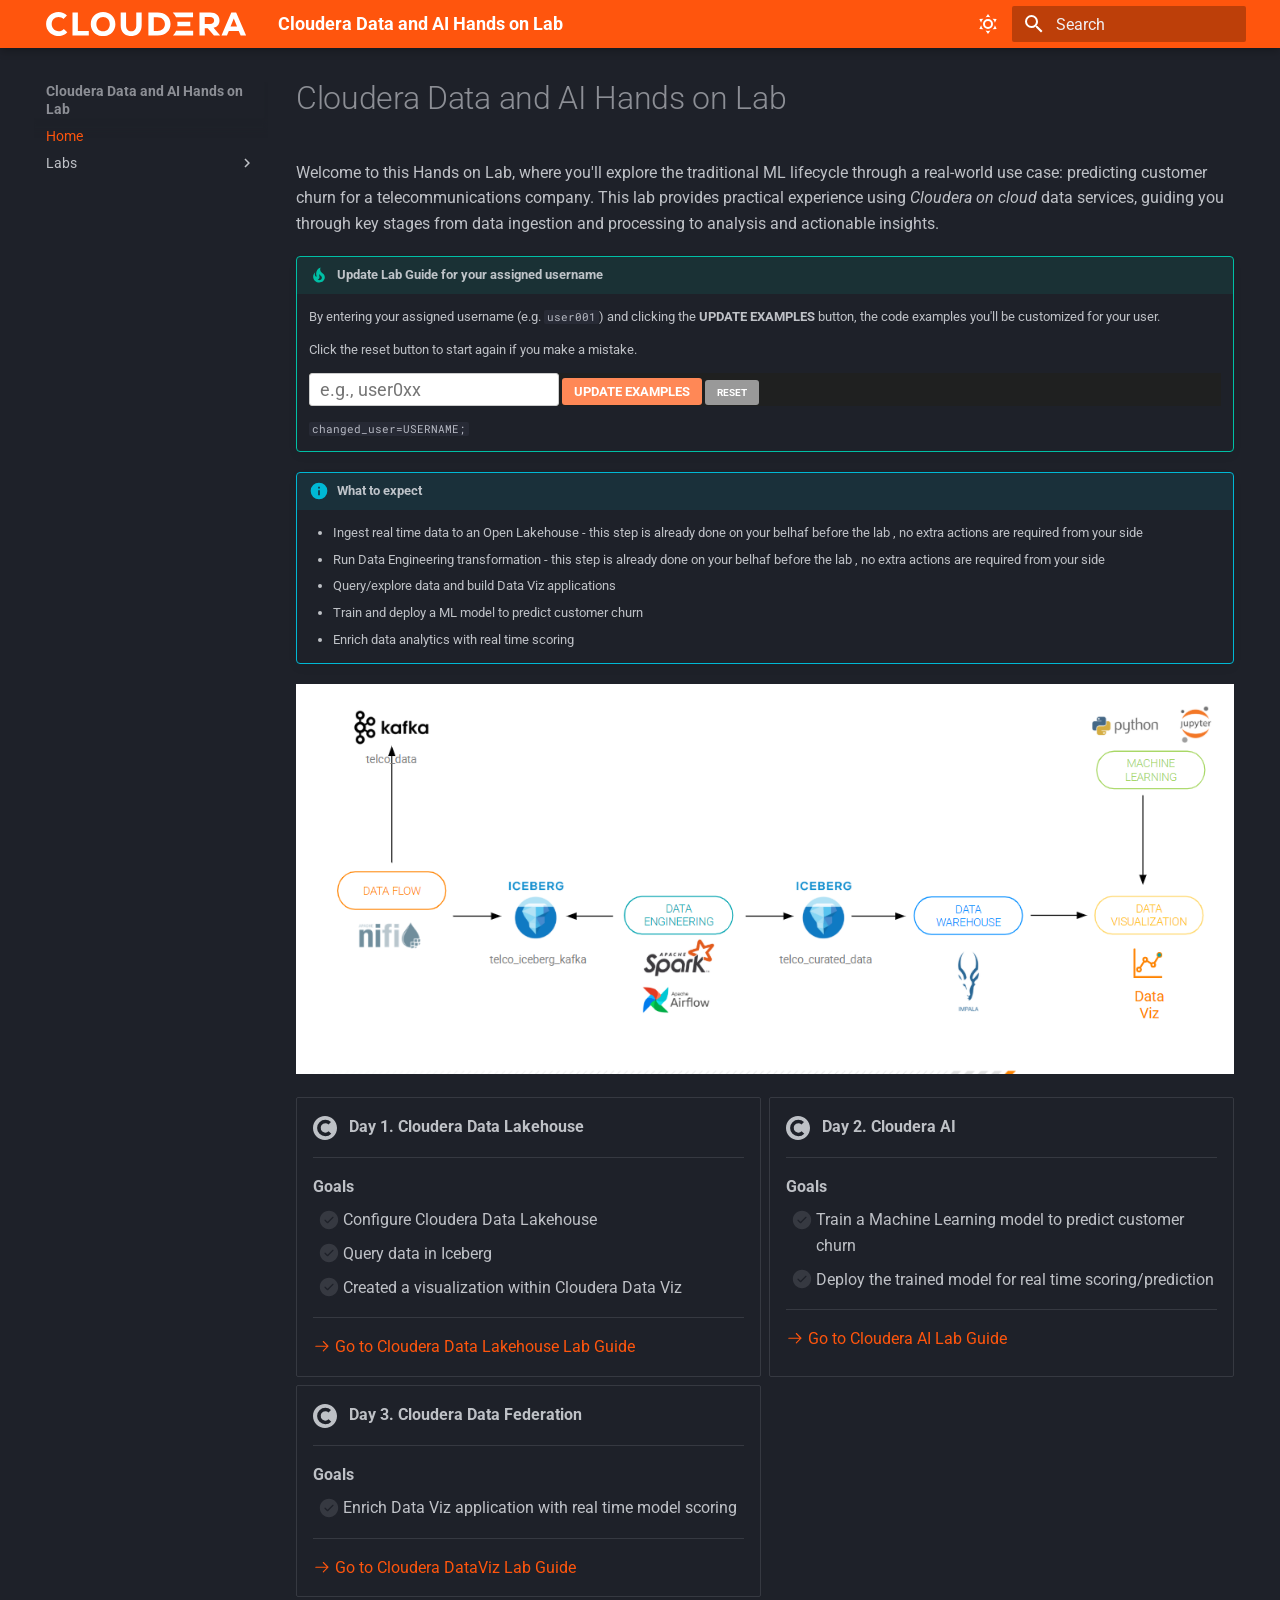
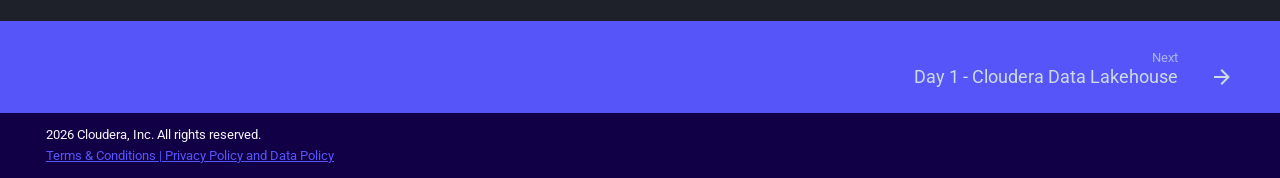
<file: index.html>
<!DOCTYPE html><html lang="en" class="no-js"><head>
    
      <meta charset="utf-8">
      <meta name="viewport" content="width=device-width,initial-scale=1">
      
      
        <meta name="author" content="Cloudera">
      
      
      
      
        <link rel="next" href="labs/lab3-cdw/index.html">
      
      
        
      
      
      <link rel="icon" href="assets/images/favicon.ico">
      <meta name="generator" content="mkdocs-1.6.1, mkdocs-material-9.7.6">
    
    
      
        <title>Cloudera Data and AI Hands on Lab</title>
      
    
    
      <link rel="stylesheet" href="assets/stylesheets/main.484c7ddc.min.css">
      
        
        <link rel="stylesheet" href="assets/stylesheets/palette.ab4e12ef.min.css">
      
      


    
    
      
    
    
      
        
        
        <link rel="preconnect" href="https://fonts.gstatic.com" crossorigin="">
        <link rel="stylesheet" href="https://fonts.googleapis.com/css?family=Roboto:300,300i,400,400i,700,700i%7CRoboto+Mono:400,400i,700,700i&amp;display=fallback">
        <style>:root{--md-text-font:"Roboto";--md-code-font:"Roboto Mono"}</style>
      
    
    
      <link rel="stylesheet" href="assets/stylesheets/extra.css">
    
    <script>__md_scope=new URL(".",location),__md_hash=e=>[...e].reduce(((e,_)=>(e<<5)-e+_.charCodeAt(0)),0),__md_get=(e,_=localStorage,t=__md_scope)=>JSON.parse(_.getItem(t.pathname+"."+e)),__md_set=(e,_,t=localStorage,a=__md_scope)=>{try{t.setItem(a.pathname+"."+e,JSON.stringify(_))}catch(e){}}</script>
    
      

    
    
  <link href="assets/stylesheets/glightbox.min.css" rel="stylesheet"><script src="assets/javascripts/glightbox.min.js"></script><style id="glightbox-style">
            html.glightbox-open { overflow: initial; height: 100%; }
            .gslide-title { margin-top: 0px; user-select: text; }
            .gslide-desc { color: #666; user-select: text; }
            .gslide-image img { background: white; }
            .gscrollbar-fixer { padding-right: 15px; }
            .gdesc-inner { font-size: 0.75rem; }
            body[data-md-color-scheme="slate"] .gdesc-inner { background: var(--md-default-bg-color); }
            body[data-md-color-scheme="slate"] .gslide-title { color: var(--md-default-fg-color); }
            body[data-md-color-scheme="slate"] .gslide-desc { color: var(--md-default-fg-color); }
        </style></head>
  
  
    
    
      
    
    
    
    
    <body dir="ltr" data-md-color-scheme="slate" data-md-color-primary="custom" data-md-color-accent="custom">
  
    
    <input class="md-toggle" data-md-toggle="drawer" type="checkbox" id="__drawer" autocomplete="off">
    <input class="md-toggle" data-md-toggle="search" type="checkbox" id="__search" autocomplete="off">
    <label class="md-overlay" for="__drawer"></label>
    <div data-md-component="skip">
      
        
        <a href="#cloudera-data-and-ai-hands-on-lab" class="md-skip">
          Skip to content
        </a>
      
    </div>
    <div data-md-component="announce">
      
    </div>
    
    
      

  

<header class="md-header md-header--shadow" data-md-component="header">
  <nav class="md-header__inner md-grid" aria-label="Header">
    <a href="index.html" title="Cloudera Data and AI Hands on Lab" class="md-header__button md-logo" aria-label="Cloudera Data and AI Hands on Lab" data-md-component="logo">
      
  <img src="assets/images/logo-cloudera-white.svg" alt="logo">

    </a>
    <label class="md-header__button md-icon" for="__drawer">
      
      <svg xmlns="http://www.w3.org/2000/svg" viewBox="0 0 24 24"><path d="M3 6h18v2H3zm0 5h18v2H3zm0 5h18v2H3z"></path></svg>
    </label>
    <div class="md-header__title" data-md-component="header-title">
      <div class="md-header__ellipsis">
        <div class="md-header__topic">
          <span class="md-ellipsis">
            Cloudera Data and AI Hands on Lab
          </span>
        </div>
        <div class="md-header__topic" data-md-component="header-topic">
          <span class="md-ellipsis">
            
              Home
            
          </span>
        </div>
      </div>
    </div>
    
      
        <form class="md-header__option" data-md-component="palette">
  
    
    
    
    <input class="md-option" data-md-color-media="" data-md-color-scheme="slate" data-md-color-primary="custom" data-md-color-accent="custom" aria-label="Switch to light mode" type="radio" name="__palette" id="__palette_0">
    
      <label class="md-header__button md-icon" title="Switch to light mode" for="__palette_1" hidden="">
        <svg xmlns="http://www.w3.org/2000/svg" viewBox="0 0 24 24"><path d="M12 7a5 5 0 0 1 5 5 5 5 0 0 1-5 5 5 5 0 0 1-5-5 5 5 0 0 1 5-5m0 2a3 3 0 0 0-3 3 3 3 0 0 0 3 3 3 3 0 0 0 3-3 3 3 0 0 0-3-3m0-7 2.39 3.42C13.65 5.15 12.84 5 12 5s-1.65.15-2.39.42zM3.34 7l4.16-.35A7.2 7.2 0 0 0 5.94 8.5c-.44.74-.69 1.5-.83 2.29zm.02 10 1.76-3.77a7.131 7.131 0 0 0 2.38 4.14zM20.65 7l-1.77 3.79a7.02 7.02 0 0 0-2.38-4.15zm-.01 10-4.14.36c.59-.51 1.12-1.14 1.54-1.86.42-.73.69-1.5.83-2.29zM12 22l-2.41-3.44c.74.27 1.55.44 2.41.44.82 0 1.63-.17 2.37-.44z"></path></svg>
      </label>
    
  
    
    
    
    <input class="md-option" data-md-color-media="" data-md-color-scheme="default" data-md-color-primary="custom" data-md-color-accent="custom" aria-label="Switch to dark mode" type="radio" name="__palette" id="__palette_1">
    
      <label class="md-header__button md-icon" title="Switch to dark mode" for="__palette_0" hidden="">
        <svg xmlns="http://www.w3.org/2000/svg" viewBox="0 0 24 24"><path d="m17.75 4.09-2.53 1.94.91 3.06-2.63-1.81-2.63 1.81.91-3.06-2.53-1.94L12.44 4l1.06-3 1.06 3zm3.5 6.91-1.64 1.25.59 1.98-1.7-1.17-1.7 1.17.59-1.98L15.75 11l2.06-.05L18.5 9l.69 1.95zm-2.28 4.95c.83-.08 1.72 1.1 1.19 1.85-.32.45-.66.87-1.08 1.27C15.17 23 8.84 23 4.94 19.07c-3.91-3.9-3.91-10.24 0-14.14.4-.4.82-.76 1.27-1.08.75-.53 1.93.36 1.85 1.19-.27 2.86.69 5.83 2.89 8.02a9.96 9.96 0 0 0 8.02 2.89m-1.64 2.02a12.08 12.08 0 0 1-7.8-3.47c-2.17-2.19-3.33-5-3.49-7.82-2.81 3.14-2.7 7.96.31 10.98 3.02 3.01 7.84 3.12 10.98.31"></path></svg>
      </label>
    
  
</form>
      
    
    
      <script>var palette=__md_get("__palette");if(palette&&palette.color){if("(prefers-color-scheme)"===palette.color.media){var media=matchMedia("(prefers-color-scheme: light)"),input=document.querySelector(media.matches?"[data-md-color-media='(prefers-color-scheme: light)']":"[data-md-color-media='(prefers-color-scheme: dark)']");palette.color.media=input.getAttribute("data-md-color-media"),palette.color.scheme=input.getAttribute("data-md-color-scheme"),palette.color.primary=input.getAttribute("data-md-color-primary"),palette.color.accent=input.getAttribute("data-md-color-accent")}for(var[key,value]of Object.entries(palette.color))document.body.setAttribute("data-md-color-"+key,value)}</script>
    
    
    
      
      
        <label class="md-header__button md-icon" for="__search">
          
          <svg xmlns="http://www.w3.org/2000/svg" viewBox="0 0 24 24"><path d="M9.5 3A6.5 6.5 0 0 1 16 9.5c0 1.61-.59 3.09-1.56 4.23l.27.27h.79l5 5-1.5 1.5-5-5v-.79l-.27-.27A6.52 6.52 0 0 1 9.5 16 6.5 6.5 0 0 1 3 9.5 6.5 6.5 0 0 1 9.5 3m0 2C7 5 5 7 5 9.5S7 14 9.5 14 14 12 14 9.5 12 5 9.5 5"></path></svg>
        </label>
        <div class="md-search" data-md-component="search" role="dialog">
  <label class="md-search__overlay" for="__search"></label>
  <div class="md-search__inner" role="search">
    <form class="md-search__form" name="search">
      <input type="text" class="md-search__input" name="query" aria-label="Search" placeholder="Search" autocapitalize="off" autocorrect="off" autocomplete="off" spellcheck="false" data-md-component="search-query" required="">
      <label class="md-search__icon md-icon" for="__search">
        
        <svg xmlns="http://www.w3.org/2000/svg" viewBox="0 0 24 24"><path d="M9.5 3A6.5 6.5 0 0 1 16 9.5c0 1.61-.59 3.09-1.56 4.23l.27.27h.79l5 5-1.5 1.5-5-5v-.79l-.27-.27A6.52 6.52 0 0 1 9.5 16 6.5 6.5 0 0 1 3 9.5 6.5 6.5 0 0 1 9.5 3m0 2C7 5 5 7 5 9.5S7 14 9.5 14 14 12 14 9.5 12 5 9.5 5"></path></svg>
        
        <svg xmlns="http://www.w3.org/2000/svg" viewBox="0 0 24 24"><path d="M20 11v2H8l5.5 5.5-1.42 1.42L4.16 12l7.92-7.92L13.5 5.5 8 11z"></path></svg>
      </label>
      <nav class="md-search__options" aria-label="Search">
        
        <button type="reset" class="md-search__icon md-icon" title="Clear" aria-label="Clear" tabindex="-1">
          
          <svg xmlns="http://www.w3.org/2000/svg" viewBox="0 0 24 24"><path d="M19 6.41 17.59 5 12 10.59 6.41 5 5 6.41 10.59 12 5 17.59 6.41 19 12 13.41 17.59 19 19 17.59 13.41 12z"></path></svg>
        </button>
      </nav>
      
    </form>
    <div class="md-search__output">
      <div class="md-search__scrollwrap" tabindex="0" data-md-scrollfix="">
        <div class="md-search-result" data-md-component="search-result">
          <div class="md-search-result__meta">
            Initializing search
          </div>
          <ol class="md-search-result__list" role="presentation"></ol>
        </div>
      </div>
    </div>
  </div>
</div>
      
    
    
  </nav>
  
</header>
    
    <div class="md-container" data-md-component="container">
      
      
        
          
        
      
      <main class="md-main" data-md-component="main">
        <div class="md-main__inner md-grid">
          
            
              
                
              
              <div class="md-sidebar md-sidebar--primary" data-md-component="sidebar" data-md-type="navigation">
                <div class="md-sidebar__scrollwrap">
                  <div class="md-sidebar__inner">
                    



<nav class="md-nav md-nav--primary" aria-label="Navigation" data-md-level="0">
  <label class="md-nav__title" for="__drawer">
    <a href="index.html" title="Cloudera Data and AI Hands on Lab" class="md-nav__button md-logo" aria-label="Cloudera Data and AI Hands on Lab" data-md-component="logo">
      
  <img src="assets/images/logo-cloudera-white.svg" alt="logo">

    </a>
    Cloudera Data and AI Hands on Lab
  </label>
  
  <ul class="md-nav__list" data-md-scrollfix="">
    
      
      
  
  
    
  
  
  
    <li class="md-nav__item md-nav__item--active">
      
      <input class="md-nav__toggle md-toggle" type="checkbox" id="__toc">
      
      
        
      
      
      <a href="index.html" class="md-nav__link md-nav__link--active">
        
  
  
  <span class="md-ellipsis">
    
  
    Home
  

    
  </span>
  
  

      </a>
      
    </li>
  

    
      
      
  
  
  
  
    
    
    
    
    
    <li class="md-nav__item md-nav__item--nested">
      
        
        
        <input class="md-nav__toggle md-toggle " type="checkbox" id="__nav_2">
        
          
          <label class="md-nav__link" for="__nav_2" id="__nav_2_label" tabindex="0">
            
  
  
  <span class="md-ellipsis">
    
  
    Labs
  

    
  </span>
  
  

            <span class="md-nav__icon md-icon"></span>
          </label>
        
        <nav class="md-nav" data-md-level="1" aria-labelledby="__nav_2_label" aria-expanded="false">
          <label class="md-nav__title" for="__nav_2">
            <span class="md-nav__icon md-icon"></span>
            
  
    Labs
  

          </label>
          <ul class="md-nav__list" data-md-scrollfix="">
            
              
                
  
  
  
  
    <li class="md-nav__item">
      <a href="labs/lab3-cdw/index.html" class="md-nav__link">
        
  
  
  <span class="md-ellipsis">
    
  
    Day 1 - Cloudera Data Lakehouse
  

    
  </span>
  
  

      </a>
    </li>
  

              
            
              
                
  
  
  
  
    <li class="md-nav__item">
      <a href="labs/lab4-cai/index.html" class="md-nav__link">
        
  
  
  <span class="md-ellipsis">
    
  
    Day 2 - Cloudera AI
  

    
  </span>
  
  

      </a>
    </li>
  

              
            
              
                
  
  
  
  
    <li class="md-nav__item">
      <a href="labs/lab5-dataviz/index.html" class="md-nav__link">
        
  
  
  <span class="md-ellipsis">
    
  
    Day 3 - Cloudera Data Federation
  

    
  </span>
  
  

      </a>
    </li>
  

              
            
          </ul>
        </nav>
      
    </li>
  

    
  </ul>
</nav>
                  </div>
                </div>
              </div>
            
            
              
                
              
              <div class="md-sidebar md-sidebar--secondary" data-md-component="sidebar" data-md-type="toc" hidden="">
                <div class="md-sidebar__scrollwrap">
                  <div class="md-sidebar__inner">
                    

<nav class="md-nav md-nav--secondary" aria-label="Table of contents">
  
  
  
    
  
  
</nav>
                  </div>
                </div>
              </div>
            
          
          
            <div class="md-content" data-md-component="content">
              
              <article class="md-content__inner md-typeset">
                
                  
  




<h1 id="cloudera-data-and-ai-hands-on-lab">Cloudera Data and AI Hands on Lab</h1>
<p>Welcome to this  Hands on Lab, where you'll explore the traditional ML lifecycle through a real-world use case: predicting customer churn for a telecommunications company. This lab provides practical experience using <em>Cloudera on cloud</em> data services, guiding you through key stages from data ingestion and processing to analysis and actionable insights.</p>
<div class="admonition tip">
<p class="admonition-title">Update Lab Guide for your assigned username</p>
<p>By entering your assigned username (e.g. <code>user001</code>) and clicking the <strong>UPDATE EXAMPLES</strong> button, the code examples you'll be customized for your user. </p>
<p>Click the reset button to start again if you make a mistake.</p>
<p></p><div class="username-input-container">
    <input type="text" id="user-username-input" placeholder="e.g., user0xx">
    <button id="user-username-save">UPDATE EXAMPLES</button>
    <button id="user-username-clear">RESET</button>
</div><p></p>
<p><code>changed_user=USERNAME;</code></p>
</div>
<div class="admonition info">
<p class="admonition-title">What to expect</p>
<ul>
<li>Ingest real time data to an Open Lakehouse - this step is already done on your belhaf before the lab , no extra actions are required from your side</li>
<li>Run Data Engineering transformation  - this step is already done on your belhaf before the lab , no extra actions are required from your side</li>
<li>Query/explore data and build Data Viz applications</li>
<li>Train and deploy a ML model to predict customer churn</li>
<li>Enrich data analytics with real time scoring</li>
</ul>
</div>
<p><a class="glightbox" data-type="image" data-width="auto" data-height="auto" href="assets/images/data_lifecycle_overview.png" data-desc-position="bottom"><img alt="Data Lifecycle Overview" src="assets/images/data_lifecycle_overview.png"></a></p>
<div class="grid cards">
<ul>
<li>
<p><span class="twemoji lg middle"><svg xmlns="http://www.w3.org/2000/svg" viewBox="0 0 24 24"><path d="M12 0C5.373 0 0 5.373 0 12s5.373 12 12 12 12-5.373 12-12S18.627 0 12 0m.344 20.251a8.25 8.25 0 1 1 0-16.502 8.2 8.2 0 0 1 5.633 2.234L15.519 8.53a4.69 4.69 0 0 0-3.175-1.239 4.709 4.709 0 1 0 3.284 8.081l2.657 2.346a8.22 8.22 0 0 1-5.941 2.533"></path></svg></span> &nbsp; <strong>Day 1. Cloudera Data Lakehouse</strong></p>
<hr>
<p><strong>Goals</strong></p>
<ul class="task-list">
<li class="task-list-item"><label class="task-list-control"><input type="checkbox" disabled=""><span class="task-list-indicator"></span></label> Configure Cloudera Data Lakehouse</li>
<li class="task-list-item"><label class="task-list-control"><input type="checkbox" disabled=""><span class="task-list-indicator"></span></label> Query data in Iceberg</li>
<li class="task-list-item"><label class="task-list-control"><input type="checkbox" disabled=""><span class="task-list-indicator"></span></label> Created a visualization within Cloudera Data Viz</li>
</ul>
<hr>
<p><a href="labs/lab3-cdw/index.html"><span class="twemoji"><svg xmlns="http://www.w3.org/2000/svg" viewBox="0 0 24 24"><path d="M13.22 19.03a.75.75 0 0 1 0-1.06L18.19 13H3.75a.75.75 0 0 1 0-1.5h14.44l-4.97-4.97a.749.749 0 0 1 .326-1.275.75.75 0 0 1 .734.215l6.25 6.25a.75.75 0 0 1 0 1.06l-6.25 6.25a.75.75 0 0 1-1.06 0"></path></svg></span> Go to Cloudera Data Lakehouse Lab Guide</a></p>
</li>
<li>
<p><span class="twemoji lg middle"><svg xmlns="http://www.w3.org/2000/svg" viewBox="0 0 24 24"><path d="M12 0C5.373 0 0 5.373 0 12s5.373 12 12 12 12-5.373 12-12S18.627 0 12 0m.344 20.251a8.25 8.25 0 1 1 0-16.502 8.2 8.2 0 0 1 5.633 2.234L15.519 8.53a4.69 4.69 0 0 0-3.175-1.239 4.709 4.709 0 1 0 3.284 8.081l2.657 2.346a8.22 8.22 0 0 1-5.941 2.533"></path></svg></span> &nbsp; <strong>Day 2. Cloudera AI</strong></p>
<hr>
<p><strong>Goals</strong></p>
<ul class="task-list">
<li class="task-list-item"><label class="task-list-control"><input type="checkbox" disabled=""><span class="task-list-indicator"></span></label> Train a Machine Learning model to predict customer churn</li>
<li class="task-list-item"><label class="task-list-control"><input type="checkbox" disabled=""><span class="task-list-indicator"></span></label> Deploy the trained model for real time scoring/prediction</li>
</ul>
<hr>
<p><a href="labs/lab4-cai/index.html"><span class="twemoji"><svg xmlns="http://www.w3.org/2000/svg" viewBox="0 0 24 24"><path d="M13.22 19.03a.75.75 0 0 1 0-1.06L18.19 13H3.75a.75.75 0 0 1 0-1.5h14.44l-4.97-4.97a.749.749 0 0 1 .326-1.275.75.75 0 0 1 .734.215l6.25 6.25a.75.75 0 0 1 0 1.06l-6.25 6.25a.75.75 0 0 1-1.06 0"></path></svg></span> Go to Cloudera AI Lab Guide</a></p>
</li>
<li>
<p><span class="twemoji lg middle"><svg xmlns="http://www.w3.org/2000/svg" viewBox="0 0 24 24"><path d="M12 0C5.373 0 0 5.373 0 12s5.373 12 12 12 12-5.373 12-12S18.627 0 12 0m.344 20.251a8.25 8.25 0 1 1 0-16.502 8.2 8.2 0 0 1 5.633 2.234L15.519 8.53a4.69 4.69 0 0 0-3.175-1.239 4.709 4.709 0 1 0 3.284 8.081l2.657 2.346a8.22 8.22 0 0 1-5.941 2.533"></path></svg></span> &nbsp; <strong>Day 3. Cloudera Data Federation</strong></p>
<hr>
<p><strong>Goals</strong></p>
<ul class="task-list">
<li class="task-list-item"><label class="task-list-control"><input type="checkbox" disabled=""><span class="task-list-indicator"></span></label> Enrich Data Viz application with real time model scoring</li>
</ul>
<hr>
<p><a href="labs/lab5-dataviz/index.html"><span class="twemoji"><svg xmlns="http://www.w3.org/2000/svg" viewBox="0 0 24 24"><path d="M13.22 19.03a.75.75 0 0 1 0-1.06L18.19 13H3.75a.75.75 0 0 1 0-1.5h14.44l-4.97-4.97a.749.749 0 0 1 .326-1.275.75.75 0 0 1 .734.215l6.25 6.25a.75.75 0 0 1 0 1.06l-6.25 6.25a.75.75 0 0 1-1.06 0"></path></svg></span> Go to Cloudera DataViz Lab Guide</a></p>
</li>
</ul>
</div>







  
  




  



                
              </article>
            </div>
          
          
<script>var target=document.getElementById(location.hash.slice(1));target&&target.name&&(target.checked=target.name.startsWith("__tabbed_"))</script>
        </div>
        
          <button type="button" class="md-top md-icon" data-md-component="top" hidden="">
  
  <svg xmlns="http://www.w3.org/2000/svg" viewBox="0 0 24 24"><path d="M13 20h-2V8l-5.5 5.5-1.42-1.42L12 4.16l7.92 7.92-1.42 1.42L13 8z"></path></svg>
  Back to top
</button>
        
      </main>
      
        <footer class="md-footer">
  
    
      
        
      
      <nav class="md-footer__inner md-grid" aria-label="Footer">
        
        
          
          <a href="labs/lab3-cdw/index.html" class="md-footer__link md-footer__link--next" aria-label="Next: Day 1 - Cloudera Data Lakehouse">
            <div class="md-footer__title">
              <span class="md-footer__direction">
                Next
              </span>
              <div class="md-ellipsis">
                Day 1 - Cloudera Data Lakehouse
              </div>
            </div>
            <div class="md-footer__button md-icon">
              
              <svg xmlns="http://www.w3.org/2000/svg" viewBox="0 0 24 24"><path d="M4 11v2h12l-5.5 5.5 1.42 1.42L19.84 12l-7.92-7.92L10.5 5.5 16 11z"></path></svg>
            </div>
          </a>
        
      </nav>
    
  
  <div class="md-footer-meta md-typeset">
    <div class="md-footer-meta__inner md-grid">
      <div class="md-copyright">
  
    <div class="md-copyright__highlight">
      2026 Cloudera, Inc. All rights reserved.<br><a href="https://www.cloudera.com/legal/terms-and-conditions.html" target="_blank">Terms &amp; Conditions | </a>  <a href="https://www.cloudera.com/legal/policies.html" target="_blank"> Privacy Policy and Data Policy</a>
    </div>
  
  
</div>
      
    </div>
  </div>
</footer>
      
    </div>
    <div class="md-dialog" data-md-component="dialog">
      <div class="md-dialog__inner md-typeset"></div>
    </div>
    
    
    
      
      
      <script id="__config" type="application/json">{"annotate": null, "base": ".", "features": ["content.code.annotate", "content.code.copy", "navigation.footer", "navigation.top"], "search": "assets/javascripts/workers/search.2c215733.min.js", "tags": null, "translations": {"clipboard.copied": "Copied to clipboard", "clipboard.copy": "Copy to clipboard", "search.result.more.one": "1 more on this page", "search.result.more.other": "# more on this page", "search.result.none": "No matching documents", "search.result.one": "1 matching document", "search.result.other": "# matching documents", "search.result.placeholder": "Type to start searching", "search.result.term.missing": "Missing", "select.version": "Select version"}, "version": null}</script>
    
    
      <script src="assets/javascripts/bundle.79ae519e.min.js"></script>
      
        <script src="assets/javascripts/username-replacer.js"></script>
      
    
  
<script id="init-glightbox">const lightbox = GLightbox({"touchNavigation": true, "loop": false, "zoomable": true, "draggable": true, "openEffect": "zoom", "closeEffect": "zoom", "slideEffect": "slide"});
document$.subscribe(()=>{ lightbox.reload(); });
</script></body></html>
</file>
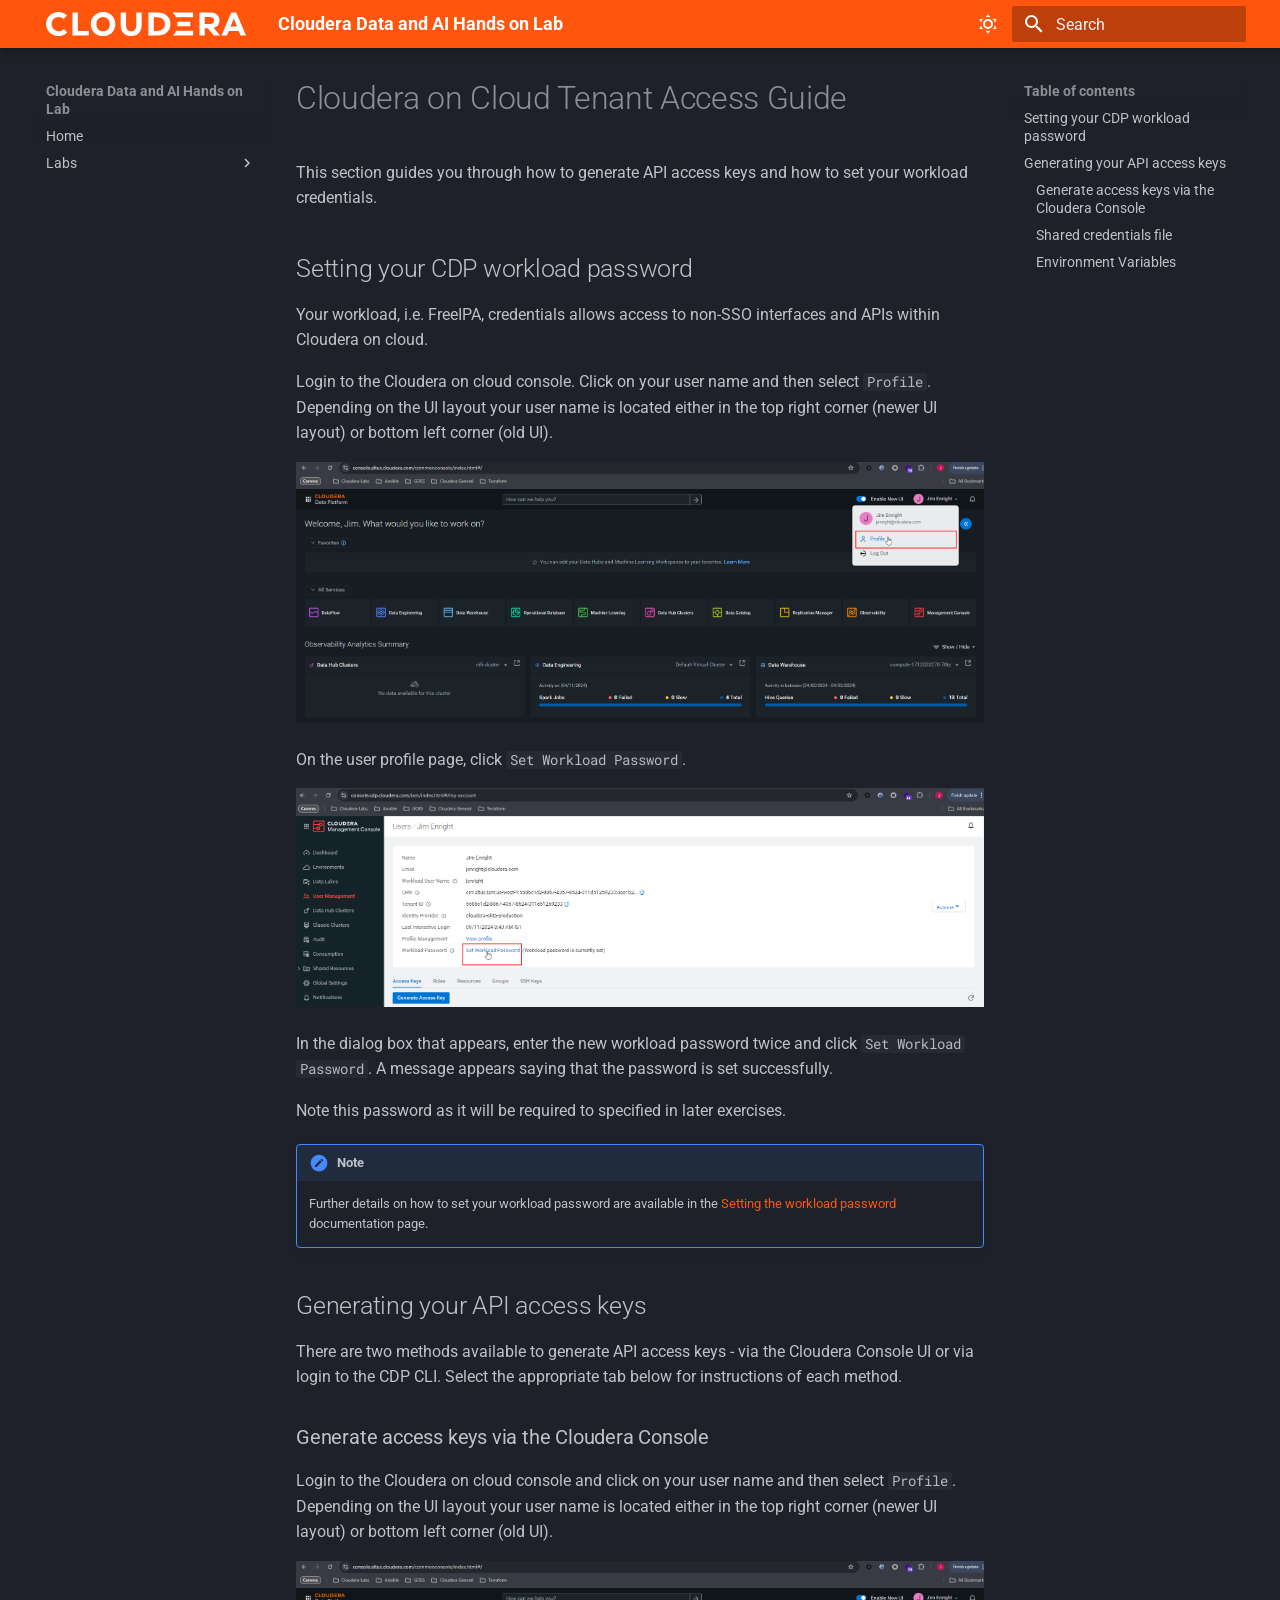
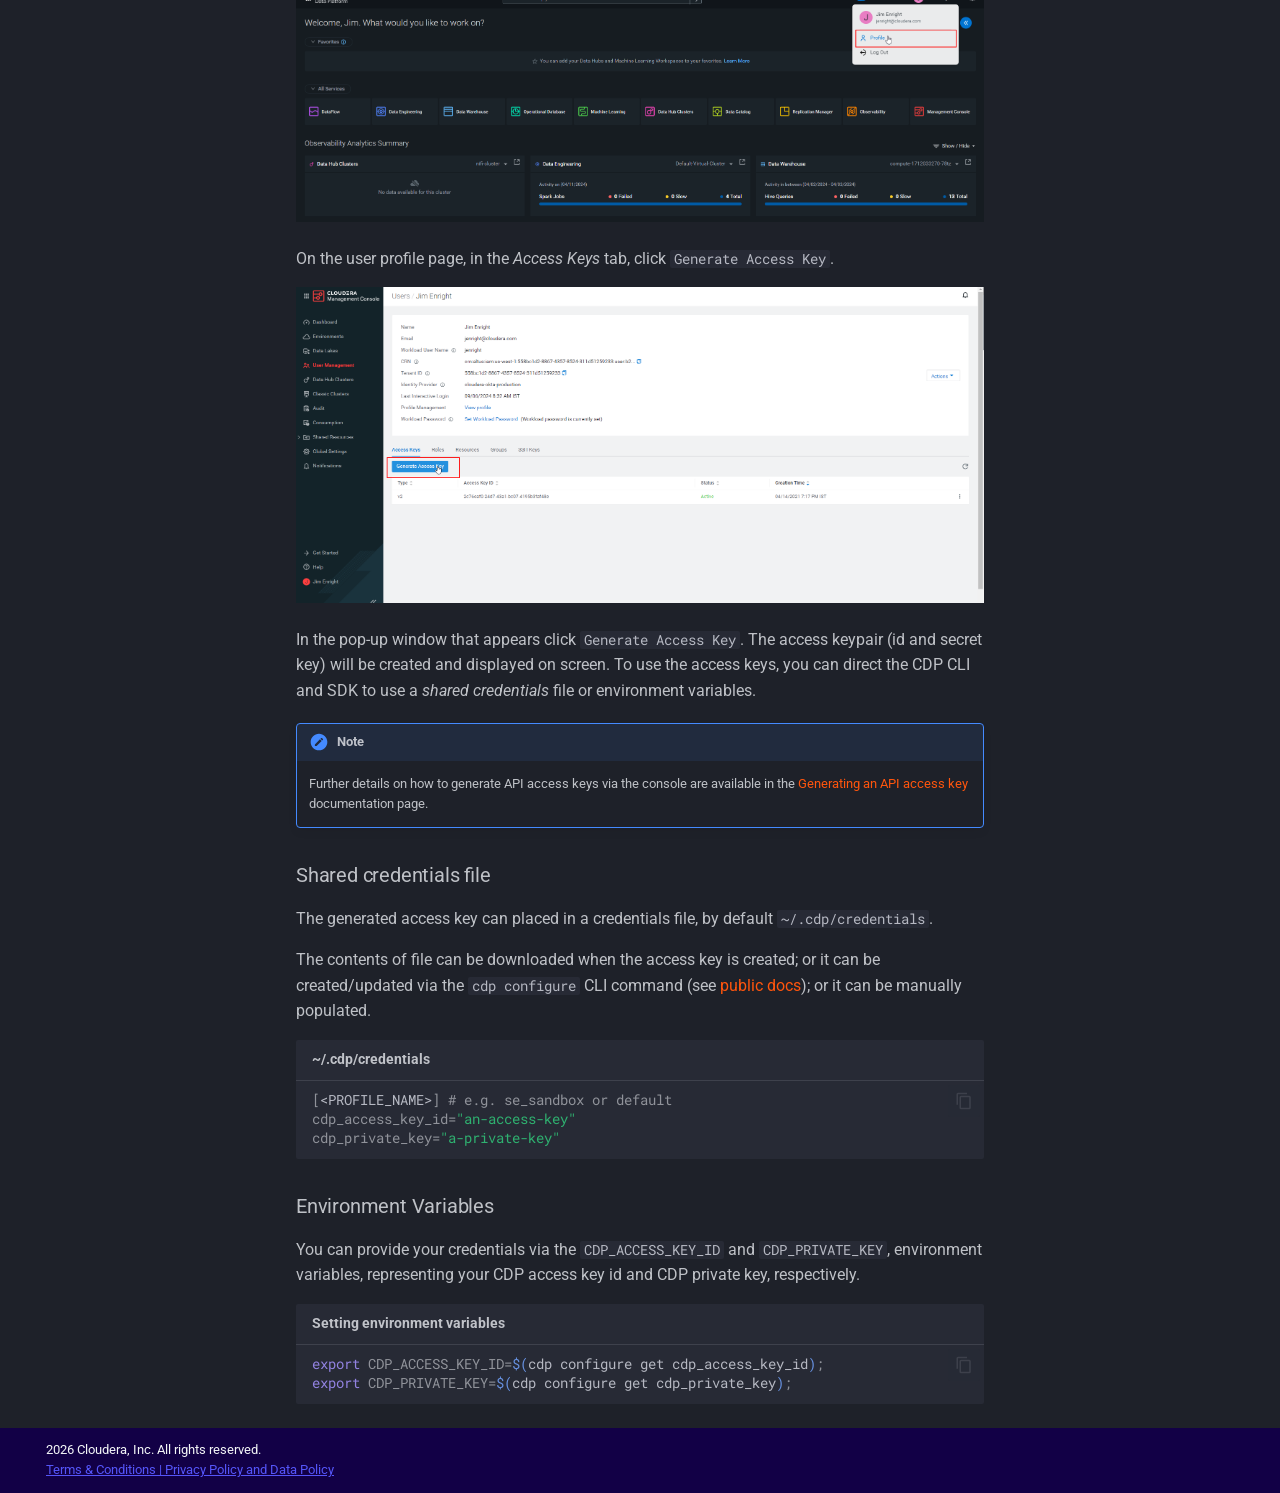
<file: guides/cdp-account/index.html>
<!DOCTYPE html><html lang="en" class="no-js"><head>
    
      <meta charset="utf-8">
      <meta name="viewport" content="width=device-width,initial-scale=1">
      
      
        <meta name="author" content="Cloudera">
      
      
      
      
      
        
      
      
      <link rel="icon" href="../../assets/images/favicon.ico">
      <meta name="generator" content="mkdocs-1.6.1, mkdocs-material-9.7.6">
    
    
      
        <title>Cloudera on Cloud Tenant Access Guide - Cloudera Data and AI Hands on Lab</title>
      
    
    
      <link rel="stylesheet" href="../../assets/stylesheets/main.484c7ddc.min.css">
      
        
        <link rel="stylesheet" href="../../assets/stylesheets/palette.ab4e12ef.min.css">
      
      


    
    
      
    
    
      
        
        
        <link rel="preconnect" href="https://fonts.gstatic.com" crossorigin="">
        <link rel="stylesheet" href="https://fonts.googleapis.com/css?family=Roboto:300,300i,400,400i,700,700i%7CRoboto+Mono:400,400i,700,700i&amp;display=fallback">
        <style>:root{--md-text-font:"Roboto";--md-code-font:"Roboto Mono"}</style>
      
    
    
      <link rel="stylesheet" href="../../assets/stylesheets/extra.css">
    
    <script>__md_scope=new URL("../..",location),__md_hash=e=>[...e].reduce(((e,_)=>(e<<5)-e+_.charCodeAt(0)),0),__md_get=(e,_=localStorage,t=__md_scope)=>JSON.parse(_.getItem(t.pathname+"."+e)),__md_set=(e,_,t=localStorage,a=__md_scope)=>{try{t.setItem(a.pathname+"."+e,JSON.stringify(_))}catch(e){}}</script>
    
      

    
    
  <link href="../../assets/stylesheets/glightbox.min.css" rel="stylesheet"><script src="../../assets/javascripts/glightbox.min.js"></script><style id="glightbox-style">
            html.glightbox-open { overflow: initial; height: 100%; }
            .gslide-title { margin-top: 0px; user-select: text; }
            .gslide-desc { color: #666; user-select: text; }
            .gslide-image img { background: white; }
            .gscrollbar-fixer { padding-right: 15px; }
            .gdesc-inner { font-size: 0.75rem; }
            body[data-md-color-scheme="slate"] .gdesc-inner { background: var(--md-default-bg-color); }
            body[data-md-color-scheme="slate"] .gslide-title { color: var(--md-default-fg-color); }
            body[data-md-color-scheme="slate"] .gslide-desc { color: var(--md-default-fg-color); }
        </style></head>
  
  
    
    
      
    
    
    
    
    <body dir="ltr" data-md-color-scheme="slate" data-md-color-primary="custom" data-md-color-accent="custom">
  
    
    <input class="md-toggle" data-md-toggle="drawer" type="checkbox" id="__drawer" autocomplete="off">
    <input class="md-toggle" data-md-toggle="search" type="checkbox" id="__search" autocomplete="off">
    <label class="md-overlay" for="__drawer"></label>
    <div data-md-component="skip">
      
        
        <a href="#cloudera-on-cloud-tenant-access-guide" class="md-skip">
          Skip to content
        </a>
      
    </div>
    <div data-md-component="announce">
      
    </div>
    
    
      

  

<header class="md-header md-header--shadow" data-md-component="header">
  <nav class="md-header__inner md-grid" aria-label="Header">
    <a href="../../index.html" title="Cloudera Data and AI Hands on Lab" class="md-header__button md-logo" aria-label="Cloudera Data and AI Hands on Lab" data-md-component="logo">
      
  <img src="../../assets/images/logo-cloudera-white.svg" alt="logo">

    </a>
    <label class="md-header__button md-icon" for="__drawer">
      
      <svg xmlns="http://www.w3.org/2000/svg" viewBox="0 0 24 24"><path d="M3 6h18v2H3zm0 5h18v2H3zm0 5h18v2H3z"></path></svg>
    </label>
    <div class="md-header__title" data-md-component="header-title">
      <div class="md-header__ellipsis">
        <div class="md-header__topic">
          <span class="md-ellipsis">
            Cloudera Data and AI Hands on Lab
          </span>
        </div>
        <div class="md-header__topic" data-md-component="header-topic">
          <span class="md-ellipsis">
            
              Cloudera on Cloud Tenant Access Guide
            
          </span>
        </div>
      </div>
    </div>
    
      
        <form class="md-header__option" data-md-component="palette">
  
    
    
    
    <input class="md-option" data-md-color-media="" data-md-color-scheme="slate" data-md-color-primary="custom" data-md-color-accent="custom" aria-label="Switch to light mode" type="radio" name="__palette" id="__palette_0">
    
      <label class="md-header__button md-icon" title="Switch to light mode" for="__palette_1" hidden="">
        <svg xmlns="http://www.w3.org/2000/svg" viewBox="0 0 24 24"><path d="M12 7a5 5 0 0 1 5 5 5 5 0 0 1-5 5 5 5 0 0 1-5-5 5 5 0 0 1 5-5m0 2a3 3 0 0 0-3 3 3 3 0 0 0 3 3 3 3 0 0 0 3-3 3 3 0 0 0-3-3m0-7 2.39 3.42C13.65 5.15 12.84 5 12 5s-1.65.15-2.39.42zM3.34 7l4.16-.35A7.2 7.2 0 0 0 5.94 8.5c-.44.74-.69 1.5-.83 2.29zm.02 10 1.76-3.77a7.131 7.131 0 0 0 2.38 4.14zM20.65 7l-1.77 3.79a7.02 7.02 0 0 0-2.38-4.15zm-.01 10-4.14.36c.59-.51 1.12-1.14 1.54-1.86.42-.73.69-1.5.83-2.29zM12 22l-2.41-3.44c.74.27 1.55.44 2.41.44.82 0 1.63-.17 2.37-.44z"></path></svg>
      </label>
    
  
    
    
    
    <input class="md-option" data-md-color-media="" data-md-color-scheme="default" data-md-color-primary="custom" data-md-color-accent="custom" aria-label="Switch to dark mode" type="radio" name="__palette" id="__palette_1">
    
      <label class="md-header__button md-icon" title="Switch to dark mode" for="__palette_0" hidden="">
        <svg xmlns="http://www.w3.org/2000/svg" viewBox="0 0 24 24"><path d="m17.75 4.09-2.53 1.94.91 3.06-2.63-1.81-2.63 1.81.91-3.06-2.53-1.94L12.44 4l1.06-3 1.06 3zm3.5 6.91-1.64 1.25.59 1.98-1.7-1.17-1.7 1.17.59-1.98L15.75 11l2.06-.05L18.5 9l.69 1.95zm-2.28 4.95c.83-.08 1.72 1.1 1.19 1.85-.32.45-.66.87-1.08 1.27C15.17 23 8.84 23 4.94 19.07c-3.91-3.9-3.91-10.24 0-14.14.4-.4.82-.76 1.27-1.08.75-.53 1.93.36 1.85 1.19-.27 2.86.69 5.83 2.89 8.02a9.96 9.96 0 0 0 8.02 2.89m-1.64 2.02a12.08 12.08 0 0 1-7.8-3.47c-2.17-2.19-3.33-5-3.49-7.82-2.81 3.14-2.7 7.96.31 10.98 3.02 3.01 7.84 3.12 10.98.31"></path></svg>
      </label>
    
  
</form>
      
    
    
      <script>var palette=__md_get("__palette");if(palette&&palette.color){if("(prefers-color-scheme)"===palette.color.media){var media=matchMedia("(prefers-color-scheme: light)"),input=document.querySelector(media.matches?"[data-md-color-media='(prefers-color-scheme: light)']":"[data-md-color-media='(prefers-color-scheme: dark)']");palette.color.media=input.getAttribute("data-md-color-media"),palette.color.scheme=input.getAttribute("data-md-color-scheme"),palette.color.primary=input.getAttribute("data-md-color-primary"),palette.color.accent=input.getAttribute("data-md-color-accent")}for(var[key,value]of Object.entries(palette.color))document.body.setAttribute("data-md-color-"+key,value)}</script>
    
    
    
      
      
        <label class="md-header__button md-icon" for="__search">
          
          <svg xmlns="http://www.w3.org/2000/svg" viewBox="0 0 24 24"><path d="M9.5 3A6.5 6.5 0 0 1 16 9.5c0 1.61-.59 3.09-1.56 4.23l.27.27h.79l5 5-1.5 1.5-5-5v-.79l-.27-.27A6.52 6.52 0 0 1 9.5 16 6.5 6.5 0 0 1 3 9.5 6.5 6.5 0 0 1 9.5 3m0 2C7 5 5 7 5 9.5S7 14 9.5 14 14 12 14 9.5 12 5 9.5 5"></path></svg>
        </label>
        <div class="md-search" data-md-component="search" role="dialog">
  <label class="md-search__overlay" for="__search"></label>
  <div class="md-search__inner" role="search">
    <form class="md-search__form" name="search">
      <input type="text" class="md-search__input" name="query" aria-label="Search" placeholder="Search" autocapitalize="off" autocorrect="off" autocomplete="off" spellcheck="false" data-md-component="search-query" required="">
      <label class="md-search__icon md-icon" for="__search">
        
        <svg xmlns="http://www.w3.org/2000/svg" viewBox="0 0 24 24"><path d="M9.5 3A6.5 6.5 0 0 1 16 9.5c0 1.61-.59 3.09-1.56 4.23l.27.27h.79l5 5-1.5 1.5-5-5v-.79l-.27-.27A6.52 6.52 0 0 1 9.5 16 6.5 6.5 0 0 1 3 9.5 6.5 6.5 0 0 1 9.5 3m0 2C7 5 5 7 5 9.5S7 14 9.5 14 14 12 14 9.5 12 5 9.5 5"></path></svg>
        
        <svg xmlns="http://www.w3.org/2000/svg" viewBox="0 0 24 24"><path d="M20 11v2H8l5.5 5.5-1.42 1.42L4.16 12l7.92-7.92L13.5 5.5 8 11z"></path></svg>
      </label>
      <nav class="md-search__options" aria-label="Search">
        
        <button type="reset" class="md-search__icon md-icon" title="Clear" aria-label="Clear" tabindex="-1">
          
          <svg xmlns="http://www.w3.org/2000/svg" viewBox="0 0 24 24"><path d="M19 6.41 17.59 5 12 10.59 6.41 5 5 6.41 10.59 12 5 17.59 6.41 19 12 13.41 17.59 19 19 17.59 13.41 12z"></path></svg>
        </button>
      </nav>
      
    </form>
    <div class="md-search__output">
      <div class="md-search__scrollwrap" tabindex="0" data-md-scrollfix="">
        <div class="md-search-result" data-md-component="search-result">
          <div class="md-search-result__meta">
            Initializing search
          </div>
          <ol class="md-search-result__list" role="presentation"></ol>
        </div>
      </div>
    </div>
  </div>
</div>
      
    
    
  </nav>
  
</header>
    
    <div class="md-container" data-md-component="container">
      
      
        
          
        
      
      <main class="md-main" data-md-component="main">
        <div class="md-main__inner md-grid">
          
            
              
              <div class="md-sidebar md-sidebar--primary" data-md-component="sidebar" data-md-type="navigation">
                <div class="md-sidebar__scrollwrap">
                  <div class="md-sidebar__inner">
                    



<nav class="md-nav md-nav--primary" aria-label="Navigation" data-md-level="0">
  <label class="md-nav__title" for="__drawer">
    <a href="../../index.html" title="Cloudera Data and AI Hands on Lab" class="md-nav__button md-logo" aria-label="Cloudera Data and AI Hands on Lab" data-md-component="logo">
      
  <img src="../../assets/images/logo-cloudera-white.svg" alt="logo">

    </a>
    Cloudera Data and AI Hands on Lab
  </label>
  
  <ul class="md-nav__list" data-md-scrollfix="">
    
      
      
  
  
  
  
    <li class="md-nav__item">
      <a href="../../index.html" class="md-nav__link">
        
  
  
  <span class="md-ellipsis">
    
  
    Home
  

    
  </span>
  
  

      </a>
    </li>
  

    
      
      
  
  
  
  
    
    
    
    
    
    <li class="md-nav__item md-nav__item--nested">
      
        
        
        <input class="md-nav__toggle md-toggle " type="checkbox" id="__nav_2">
        
          
          <label class="md-nav__link" for="__nav_2" id="__nav_2_label" tabindex="0">
            
  
  
  <span class="md-ellipsis">
    
  
    Labs
  

    
  </span>
  
  

            <span class="md-nav__icon md-icon"></span>
          </label>
        
        <nav class="md-nav" data-md-level="1" aria-labelledby="__nav_2_label" aria-expanded="false">
          <label class="md-nav__title" for="__nav_2">
            <span class="md-nav__icon md-icon"></span>
            
  
    Labs
  

          </label>
          <ul class="md-nav__list" data-md-scrollfix="">
            
              
                
  
  
  
  
    <li class="md-nav__item">
      <a href="../../labs/lab3-cdw/index.html" class="md-nav__link">
        
  
  
  <span class="md-ellipsis">
    
  
    Day 1 - Cloudera Data Lakehouse
  

    
  </span>
  
  

      </a>
    </li>
  

              
            
              
                
  
  
  
  
    <li class="md-nav__item">
      <a href="../../labs/lab4-cai/index.html" class="md-nav__link">
        
  
  
  <span class="md-ellipsis">
    
  
    Day 2 - Cloudera AI
  

    
  </span>
  
  

      </a>
    </li>
  

              
            
              
                
  
  
  
  
    <li class="md-nav__item">
      <a href="../../labs/lab5-dataviz/index.html" class="md-nav__link">
        
  
  
  <span class="md-ellipsis">
    
  
    Day 3 - Cloudera Data Federation
  

    
  </span>
  
  

      </a>
    </li>
  

              
            
          </ul>
        </nav>
      
    </li>
  

    
  </ul>
</nav>
                  </div>
                </div>
              </div>
            
            
              
              <div class="md-sidebar md-sidebar--secondary" data-md-component="sidebar" data-md-type="toc">
                <div class="md-sidebar__scrollwrap">
                  <div class="md-sidebar__inner">
                    

<nav class="md-nav md-nav--secondary" aria-label="Table of contents">
  
  
  
    
  
  
    <label class="md-nav__title" for="__toc">
      <span class="md-nav__icon md-icon"></span>
      Table of contents
    </label>
    <ul class="md-nav__list" data-md-component="toc" data-md-scrollfix="">
      
        <li class="md-nav__item">
  <a href="#setting-your-cdp-workload-password" class="md-nav__link">
    <span class="md-ellipsis">
      
        Setting your CDP workload password
      
    </span>
  </a>
  
</li>
      
        <li class="md-nav__item">
  <a href="#generating-your-api-access-keys" class="md-nav__link">
    <span class="md-ellipsis">
      
        Generating your API access keys
      
    </span>
  </a>
  
    <nav class="md-nav" aria-label="Generating your API access keys">
      <ul class="md-nav__list">
        
          <li class="md-nav__item">
  <a href="#generate-access-keys-via-the-cloudera-console" class="md-nav__link">
    <span class="md-ellipsis">
      
        Generate access keys via the Cloudera Console
      
    </span>
  </a>
  
</li>
        
          <li class="md-nav__item">
  <a href="#shared-credentials-file" class="md-nav__link">
    <span class="md-ellipsis">
      
        Shared credentials file
      
    </span>
  </a>
  
</li>
        
          <li class="md-nav__item">
  <a href="#environment-variables" class="md-nav__link">
    <span class="md-ellipsis">
      
        Environment Variables
      
    </span>
  </a>
  
</li>
        
      </ul>
    </nav>
  
</li>
      
    </ul>
  
</nav>
                  </div>
                </div>
              </div>
            
          
          
            <div class="md-content" data-md-component="content">
              
              <article class="md-content__inner md-typeset">
                
                  



<h1 id="cloudera-on-cloud-tenant-access-guide">Cloudera on Cloud Tenant Access Guide</h1>
<p>This section guides you through how to generate API access keys and how to set your workload credentials.</p>
<h2 id="setting-your-cdp-workload-password">Setting your CDP workload password</h2>
<p>Your workload, i.e. FreeIPA, credentials allows access to non-SSO interfaces and APIs within Cloudera on cloud.</p>
<p>Login to the Cloudera on cloud console. Click on your user name and then select <code>Profile</code>. Depending on the UI layout your user name is located either in the top right corner (newer UI layout) or bottom left corner (old UI).</p>
<p><a class="glightbox" data-type="image" data-width="auto" data-height="auto" href="select_user_profile.png" data-desc-position="bottom"><img alt="User Profile Button in newer UI" src="select_user_profile.png"></a></p>
<p>On the user profile page, click <code>Set Workload Password</code>.</p>
<p><a class="glightbox" data-type="image" data-width="auto" data-height="auto" href="set_workload_password.png" data-desc-position="bottom"><img alt="Click to set workload password" src="set_workload_password.png"></a></p>
<p>In the dialog box that appears, enter the new workload password twice and click <code>Set Workload Password</code>. A message appears saying that the password is set successfully.</p>
<p>Note this password as it will be required to specified in later exercises.</p>
<div class="admonition note">
<p class="admonition-title">Note</p>
<p>Further details on how to set your workload password are available in the <a href="https://docs.cloudera.com/management-console/cloud/user-management/topics/mc-setting-the-ipa-password.html" target="_blank">Setting the workload password</a> documentation page.</p>
</div>
<h2 id="generating-your-api-access-keys">Generating your API access keys</h2>
<p>There are two methods available to generate API access keys - via the Cloudera Console UI or via login to the CDP CLI. Select the appropriate tab below for instructions of each method.</p>
<h3 id="generate-access-keys-via-the-cloudera-console">Generate access keys via the Cloudera Console</h3>
<p>Login to the Cloudera on cloud console and click on your user name and then select <code>Profile</code>. Depending on the UI layout your user name is located either in the top right corner (newer UI layout) or bottom left corner (old UI).</p>
<p><a class="glightbox" data-type="image" data-width="auto" data-height="auto" href="select_user_profile.png" data-desc-position="bottom"><img alt="User Profile Button in newer UI" src="select_user_profile.png"></a></p>
<p>On the user profile page, in the <em>Access Keys</em> tab, click <code>Generate Access Key</code>.</p>
<p><a class="glightbox" data-type="image" data-width="auto" data-height="auto" href="generate_access_key.png" data-desc-position="bottom"><img alt="Click to generate access key" src="generate_access_key.png"></a></p>
<p>In the pop-up window that appears click <code>Generate Access Key</code>. The access keypair (id and secret key) will be created and displayed on screen. To use the access keys, you can direct the CDP CLI and SDK to use a <em>shared credentials</em> file or environment variables. </p>
<div class="admonition note">
<p class="admonition-title">Note</p>
<p>Further details on how to generate API access keys via the console are available in the <a href="https://docs.cloudera.com/cdp-public-cloud/cloud/cli/topics/mc-cli-generating-an-api-access-key.html" target="_blank">Generating an API access key</a> documentation page.</p>
</div>
<h3 id="shared-credentials-file">Shared credentials file</h3>
<p>The generated access key can placed in a credentials file, by default <code>~/.cdp/credentials</code>.</p>
<p>The contents of file can be downloaded when the access key is created; or it can be created/updated via the <code>cdp configure</code> CLI command (see <a href="https://docs.cloudera.com/cdp-public-cloud/cloud/cli/topics/mc-installing-cdp-client.html" target="_blank">public docs</a>); or it can be manually populated.</p>
<div class="language-bash highlight"><span class="filename">~/.cdp/credentials</span><pre><span></span><code><span id="__span-0-1"><a id="__codelineno-0-1" name="__codelineno-0-1" href="#__codelineno-0-1"></a><span class="o">[</span>&lt;PROFILE_NAME&gt;<span class="o">]</span><span class="w"> </span><span class="c1"># e.g. se_sandbox or default</span>
</span><span id="__span-0-2"><a id="__codelineno-0-2" name="__codelineno-0-2" href="#__codelineno-0-2"></a><span class="nv">cdp_access_key_id</span><span class="o">=</span><span class="s2">"an-access-key"</span>
</span><span id="__span-0-3"><a id="__codelineno-0-3" name="__codelineno-0-3" href="#__codelineno-0-3"></a><span class="nv">cdp_private_key</span><span class="o">=</span><span class="s2">"a-private-key"</span>
</span></code></pre></div>
<h3 id="environment-variables">Environment Variables</h3>
<p>You can provide your credentials via the <code>CDP_ACCESS_KEY_ID</code> and <code>CDP_PRIVATE_KEY</code>, environment variables, representing your CDP access key id and CDP private key, respectively.</p>
<div class="language-bash highlight"><span class="filename">Setting environment variables</span><pre><span></span><code><span id="__span-1-1"><a id="__codelineno-1-1" name="__codelineno-1-1" href="#__codelineno-1-1"></a><span class="nb">export</span><span class="w"> </span><span class="nv">CDP_ACCESS_KEY_ID</span><span class="o">=</span><span class="k">$(</span>cdp<span class="w"> </span>configure<span class="w"> </span>get<span class="w"> </span>cdp_access_key_id<span class="k">)</span><span class="p">;</span>
</span><span id="__span-1-2"><a id="__codelineno-1-2" name="__codelineno-1-2" href="#__codelineno-1-2"></a><span class="nb">export</span><span class="w"> </span><span class="nv">CDP_PRIVATE_KEY</span><span class="o">=</span><span class="k">$(</span>cdp<span class="w"> </span>configure<span class="w"> </span>get<span class="w"> </span>cdp_private_key<span class="k">)</span><span class="p">;</span>
</span></code></pre></div>












                
              </article>
            </div>
          
          
<script>var target=document.getElementById(location.hash.slice(1));target&&target.name&&(target.checked=target.name.startsWith("__tabbed_"))</script>
        </div>
        
          <button type="button" class="md-top md-icon" data-md-component="top" hidden="">
  
  <svg xmlns="http://www.w3.org/2000/svg" viewBox="0 0 24 24"><path d="M13 20h-2V8l-5.5 5.5-1.42-1.42L12 4.16l7.92 7.92-1.42 1.42L13 8z"></path></svg>
  Back to top
</button>
        
      </main>
      
        <footer class="md-footer">
  
    
  
  <div class="md-footer-meta md-typeset">
    <div class="md-footer-meta__inner md-grid">
      <div class="md-copyright">
  
    <div class="md-copyright__highlight">
      2026 Cloudera, Inc. All rights reserved.<br><a href="https://www.cloudera.com/legal/terms-and-conditions.html" target="_blank">Terms &amp; Conditions | </a>  <a href="https://www.cloudera.com/legal/policies.html" target="_blank"> Privacy Policy and Data Policy</a>
    </div>
  
  
</div>
      
    </div>
  </div>
</footer>
      
    </div>
    <div class="md-dialog" data-md-component="dialog">
      <div class="md-dialog__inner md-typeset"></div>
    </div>
    
    
    
      
      
      <script id="__config" type="application/json">{"annotate": null, "base": "../..", "features": ["content.code.annotate", "content.code.copy", "navigation.footer", "navigation.top"], "search": "../../assets/javascripts/workers/search.2c215733.min.js", "tags": null, "translations": {"clipboard.copied": "Copied to clipboard", "clipboard.copy": "Copy to clipboard", "search.result.more.one": "1 more on this page", "search.result.more.other": "# more on this page", "search.result.none": "No matching documents", "search.result.one": "1 matching document", "search.result.other": "# matching documents", "search.result.placeholder": "Type to start searching", "search.result.term.missing": "Missing", "select.version": "Select version"}, "version": null}</script>
    
    
      <script src="../../assets/javascripts/bundle.79ae519e.min.js"></script>
      
        <script src="../../assets/javascripts/username-replacer.js"></script>
      
    
  
<script id="init-glightbox">const lightbox = GLightbox({"touchNavigation": true, "loop": false, "zoomable": true, "draggable": true, "openEffect": "zoom", "closeEffect": "zoom", "slideEffect": "slide"});
document$.subscribe(()=>{ lightbox.reload(); });
</script></body></html>
</file>
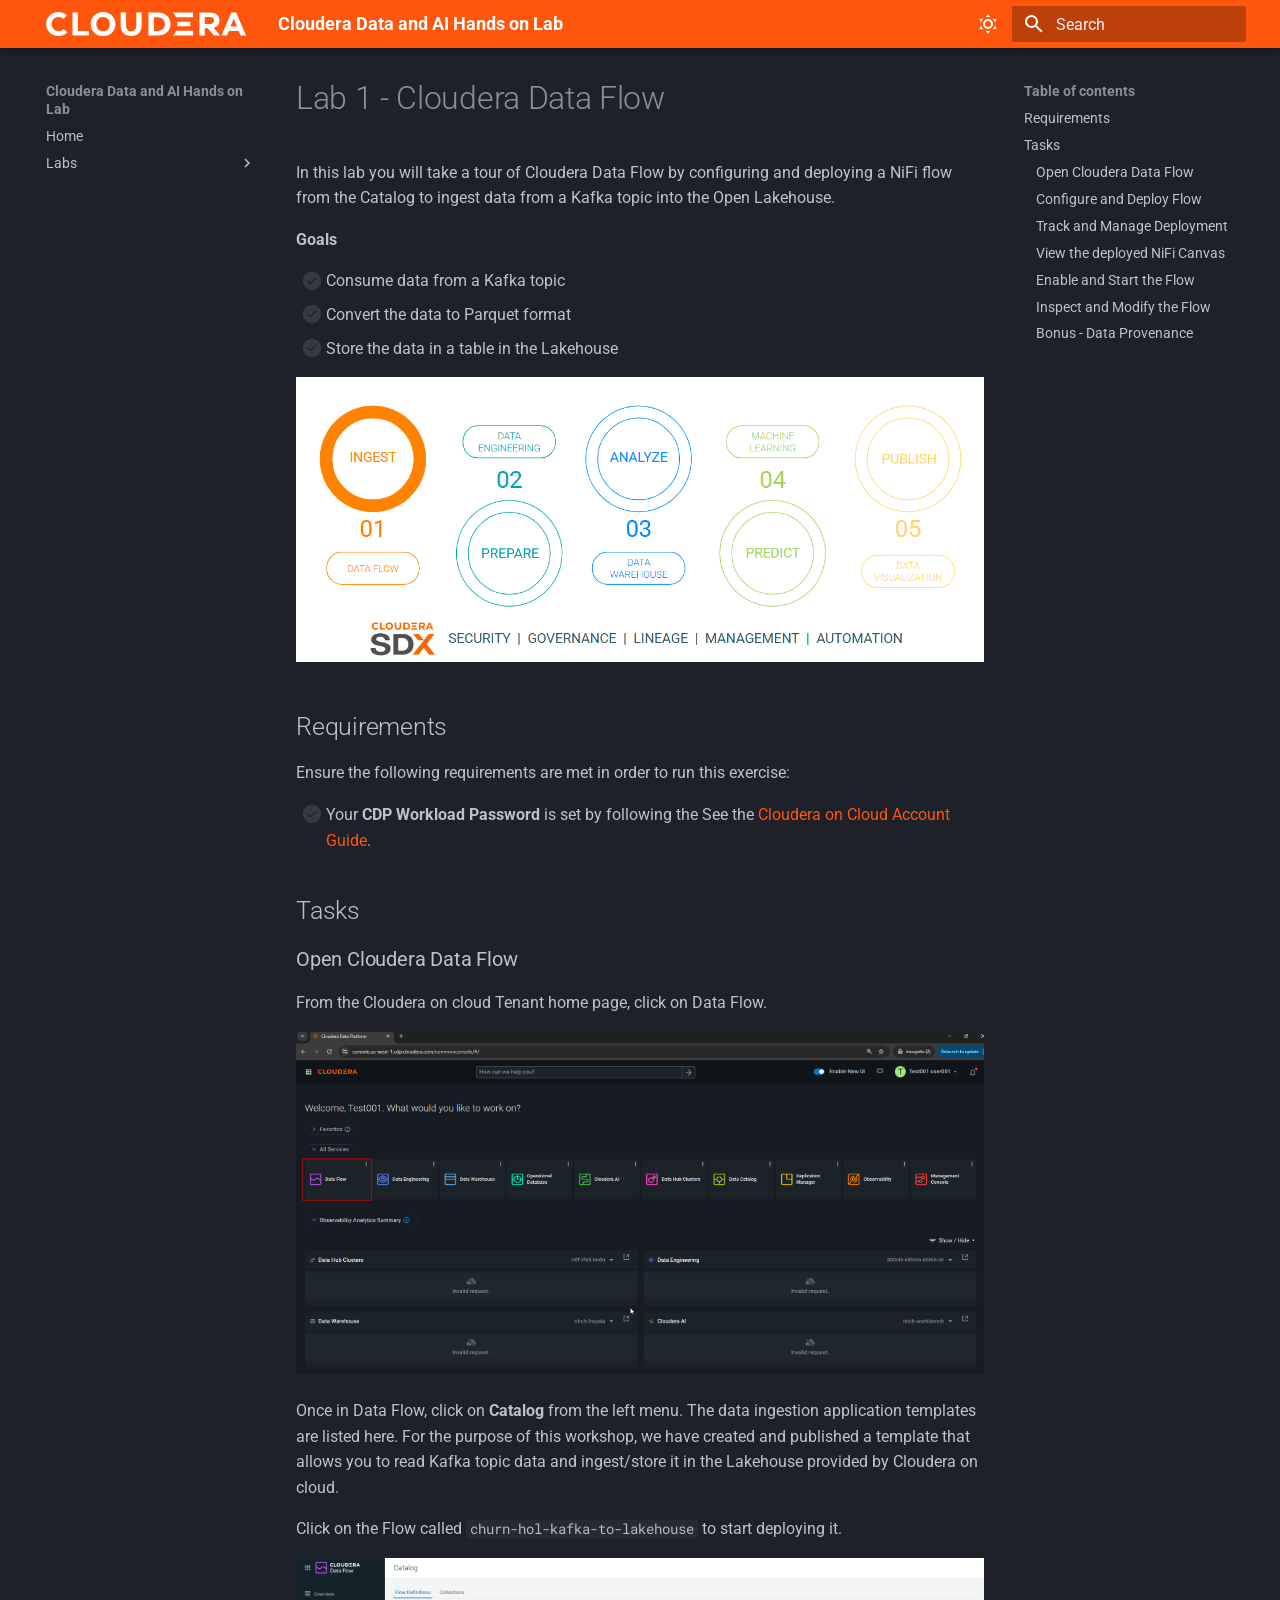
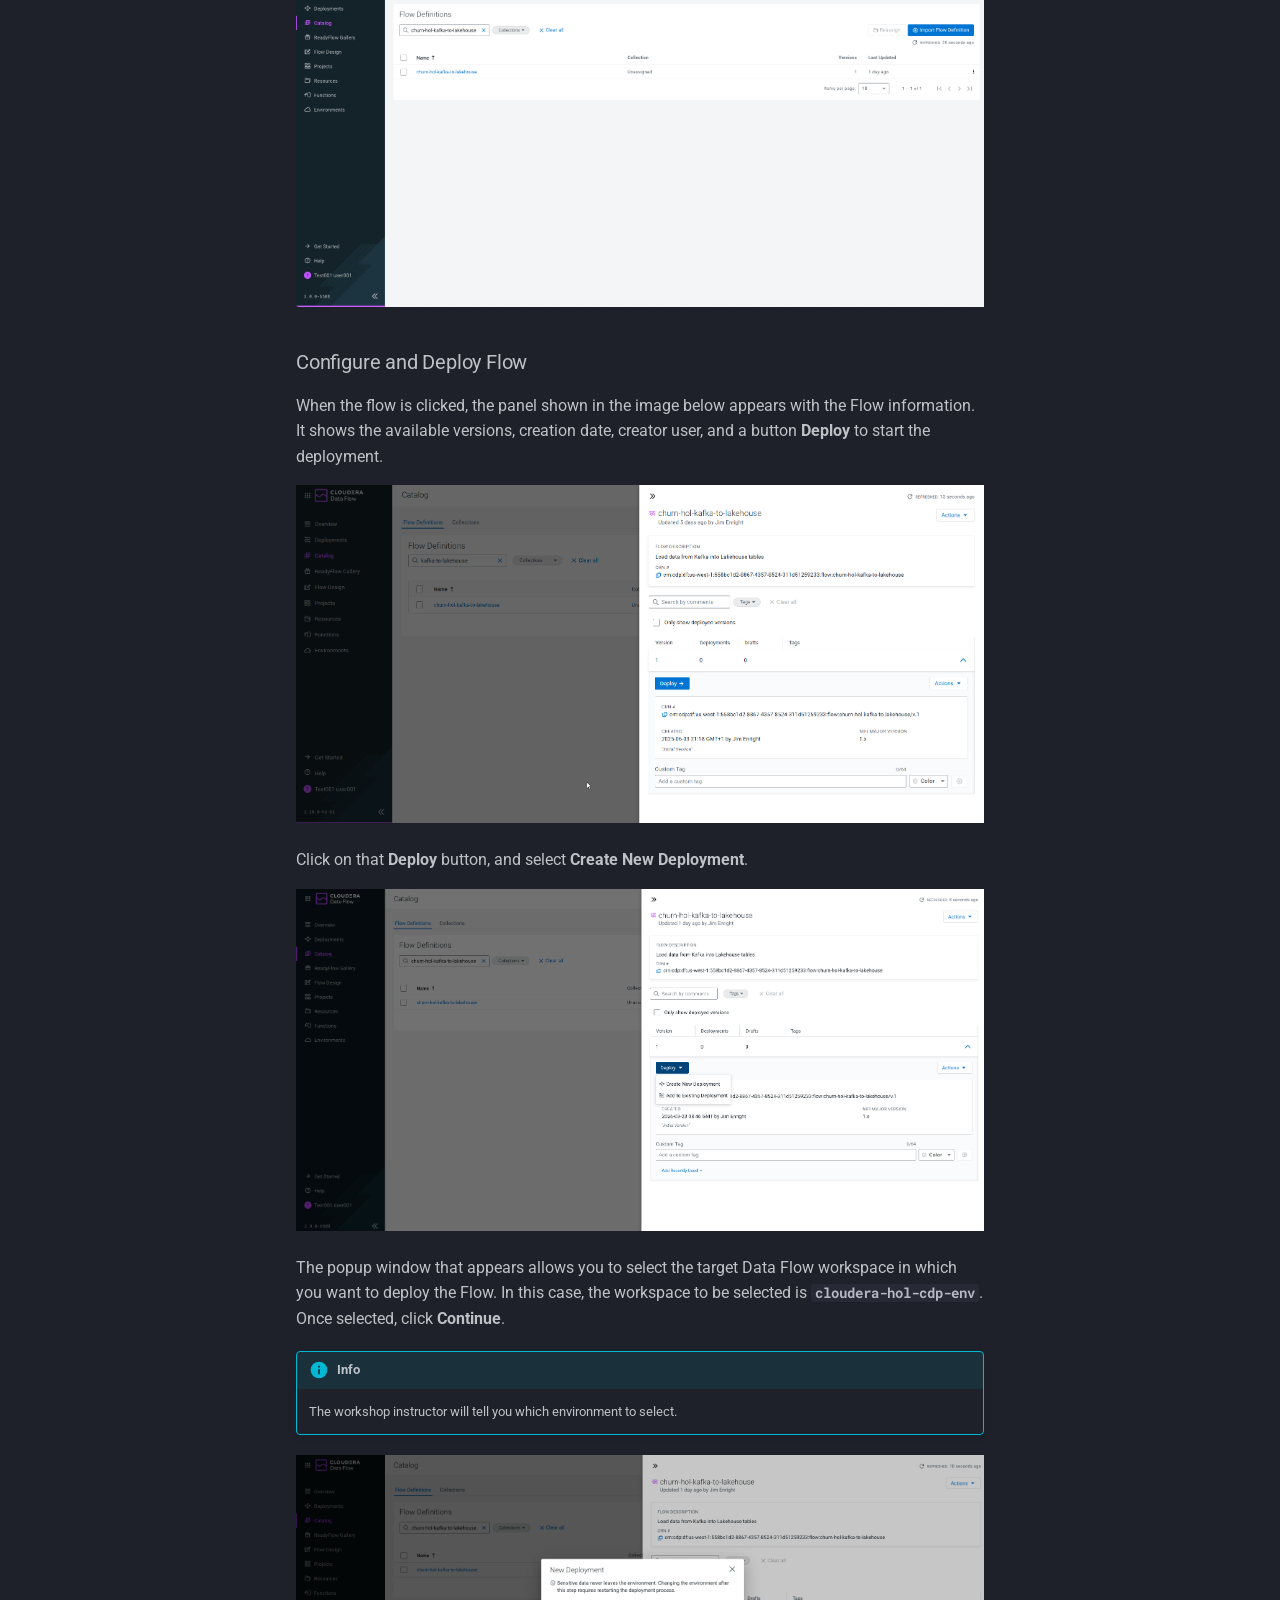
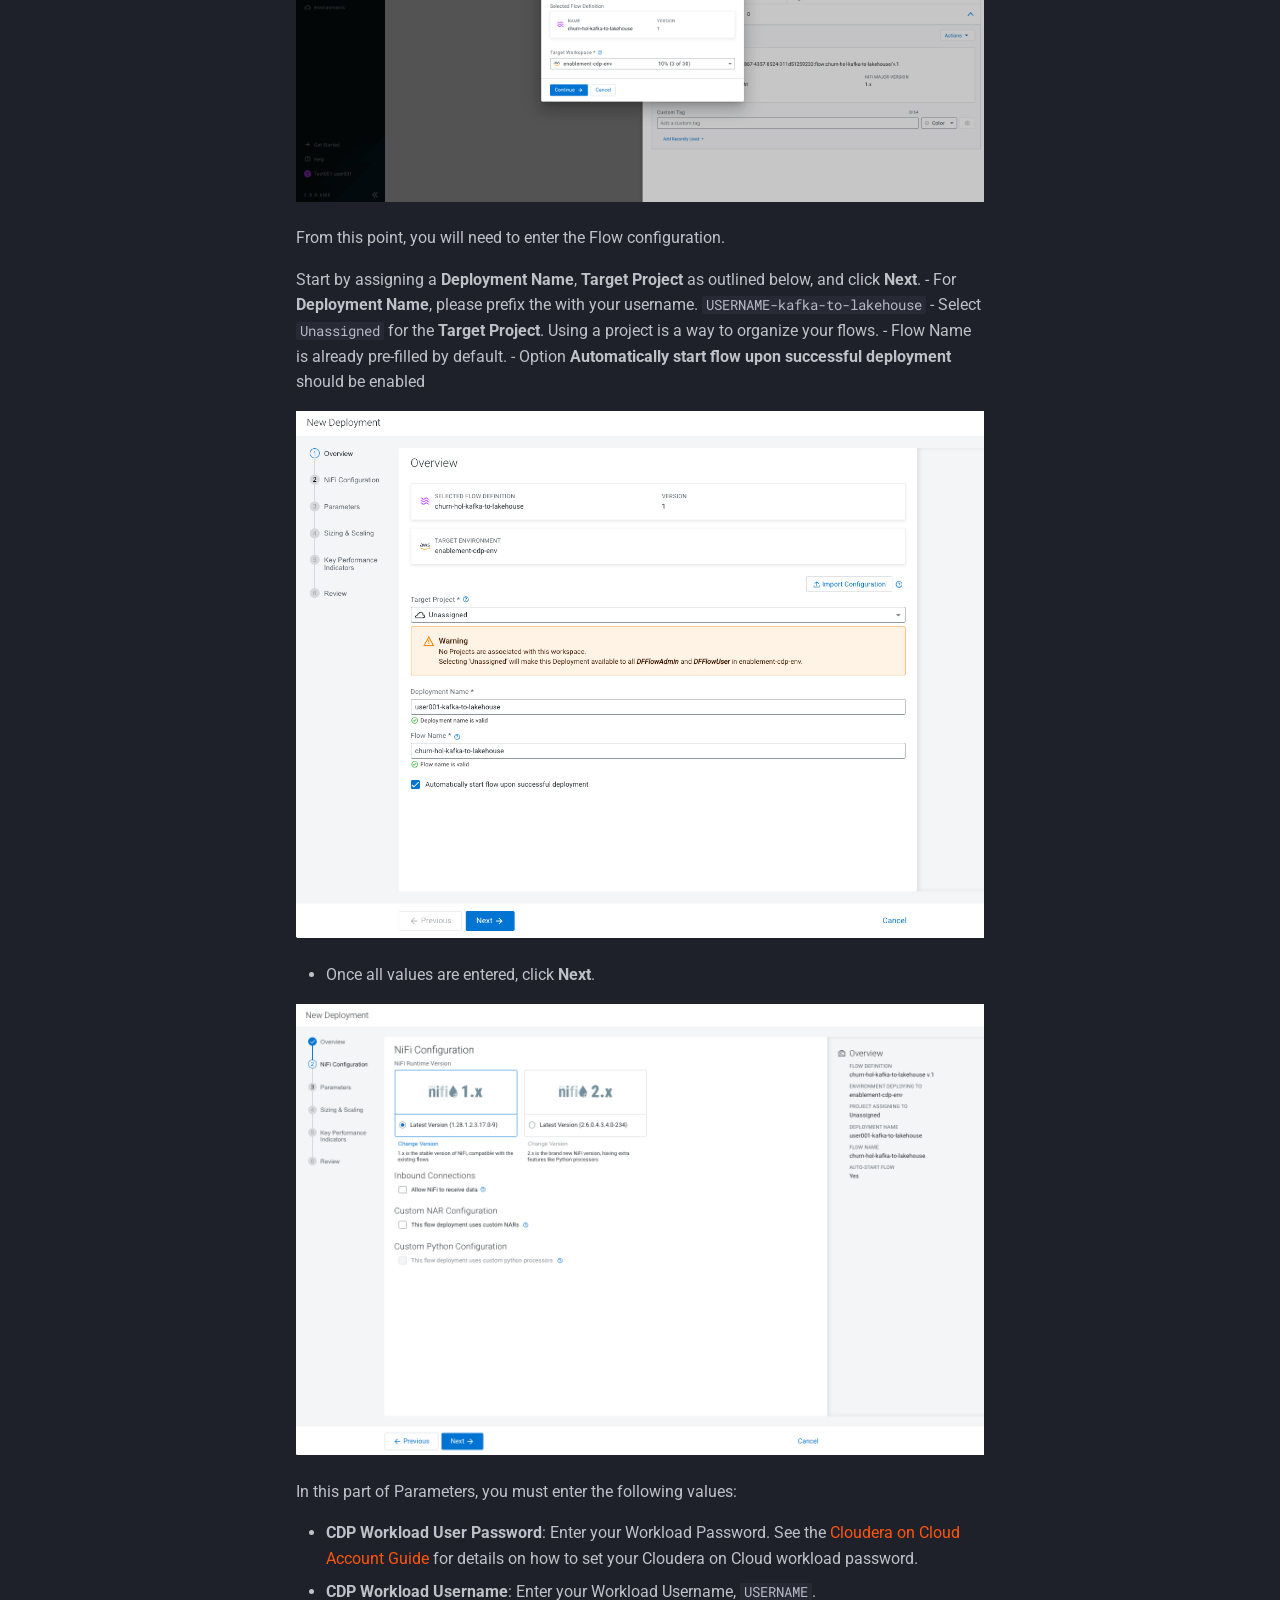
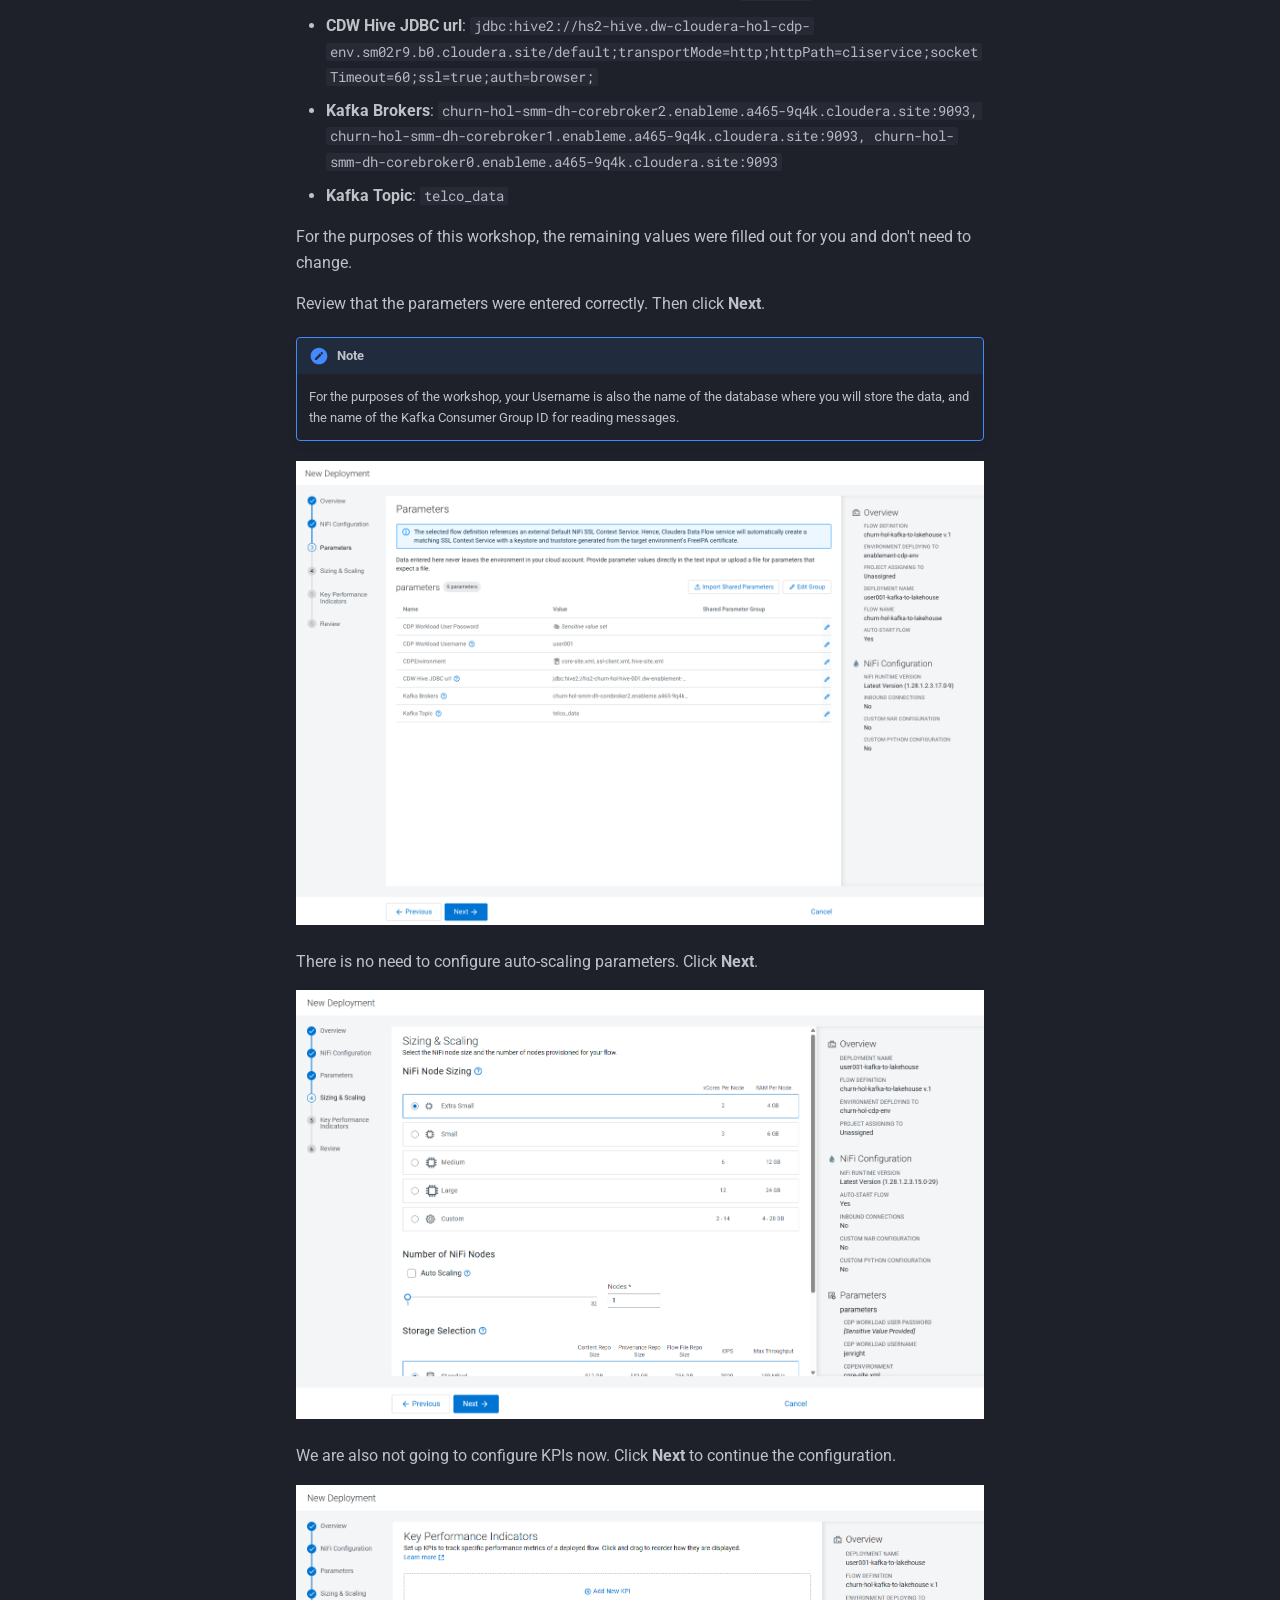
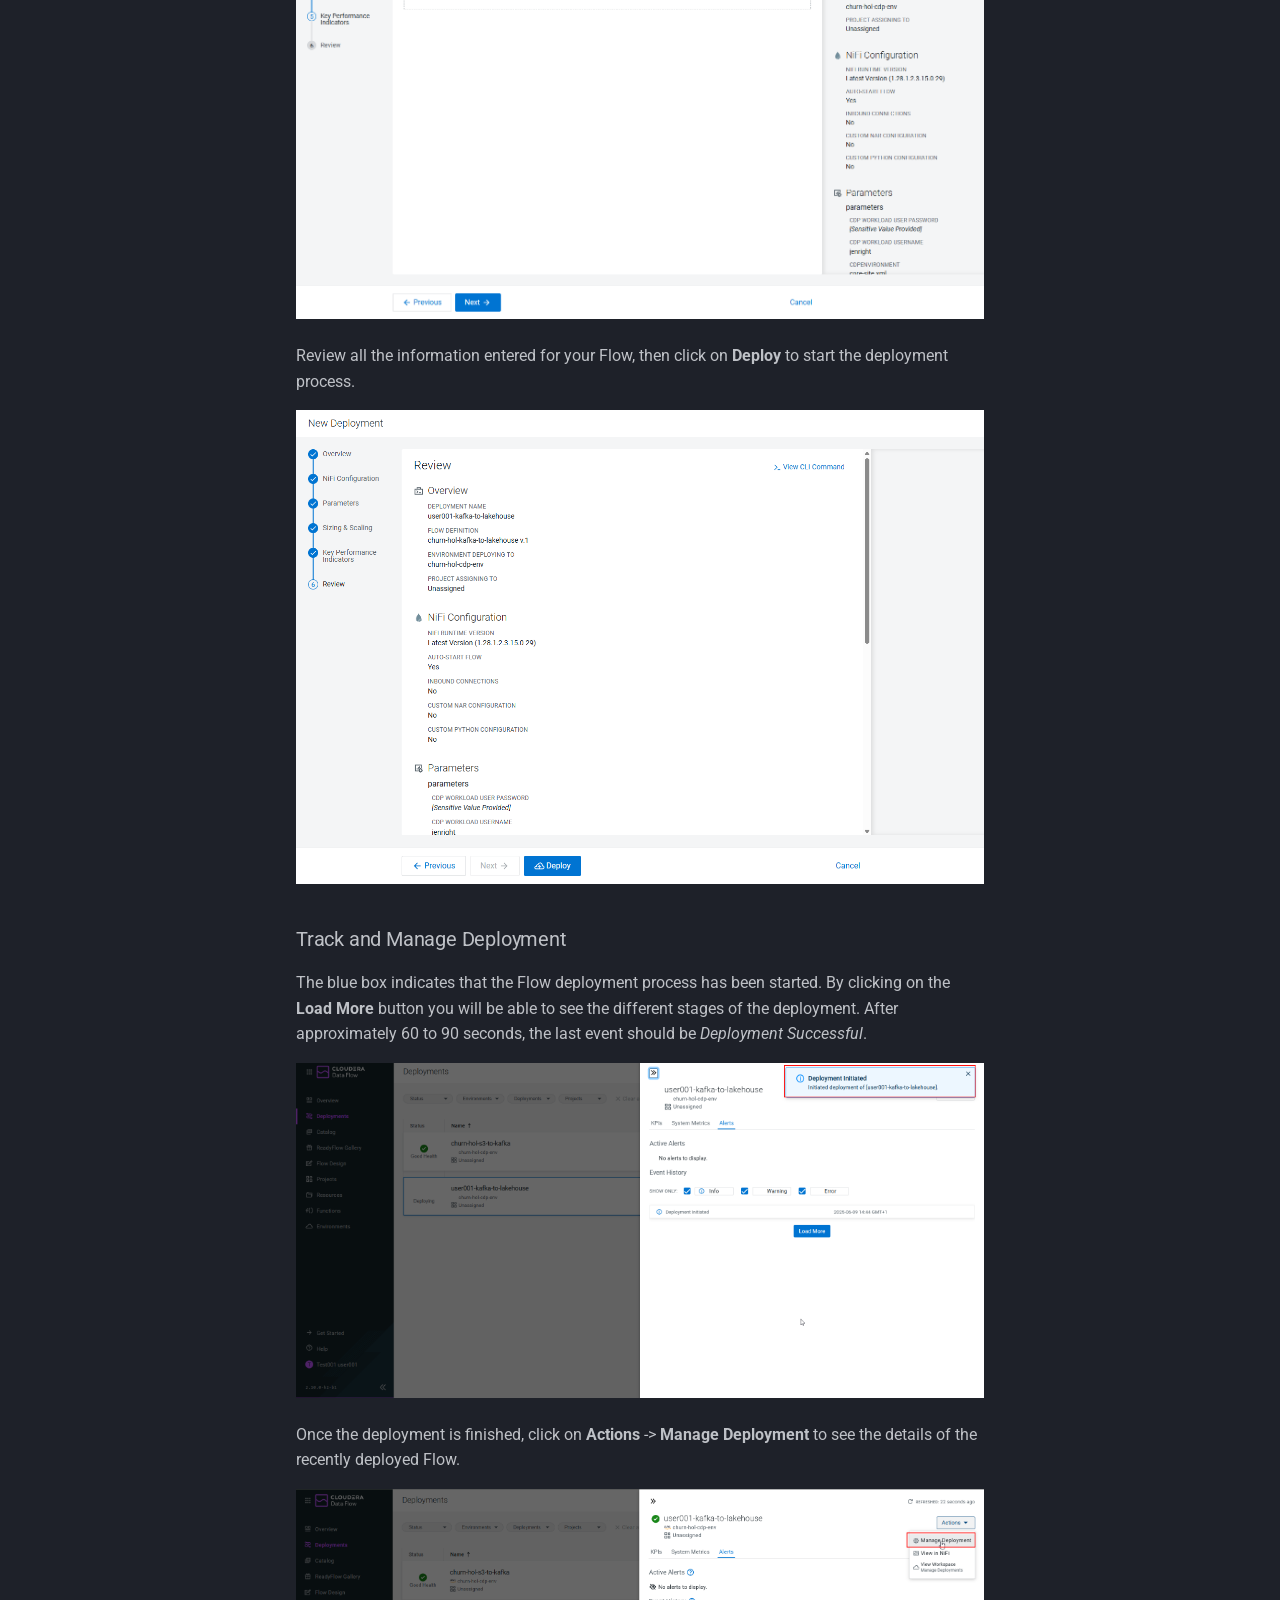
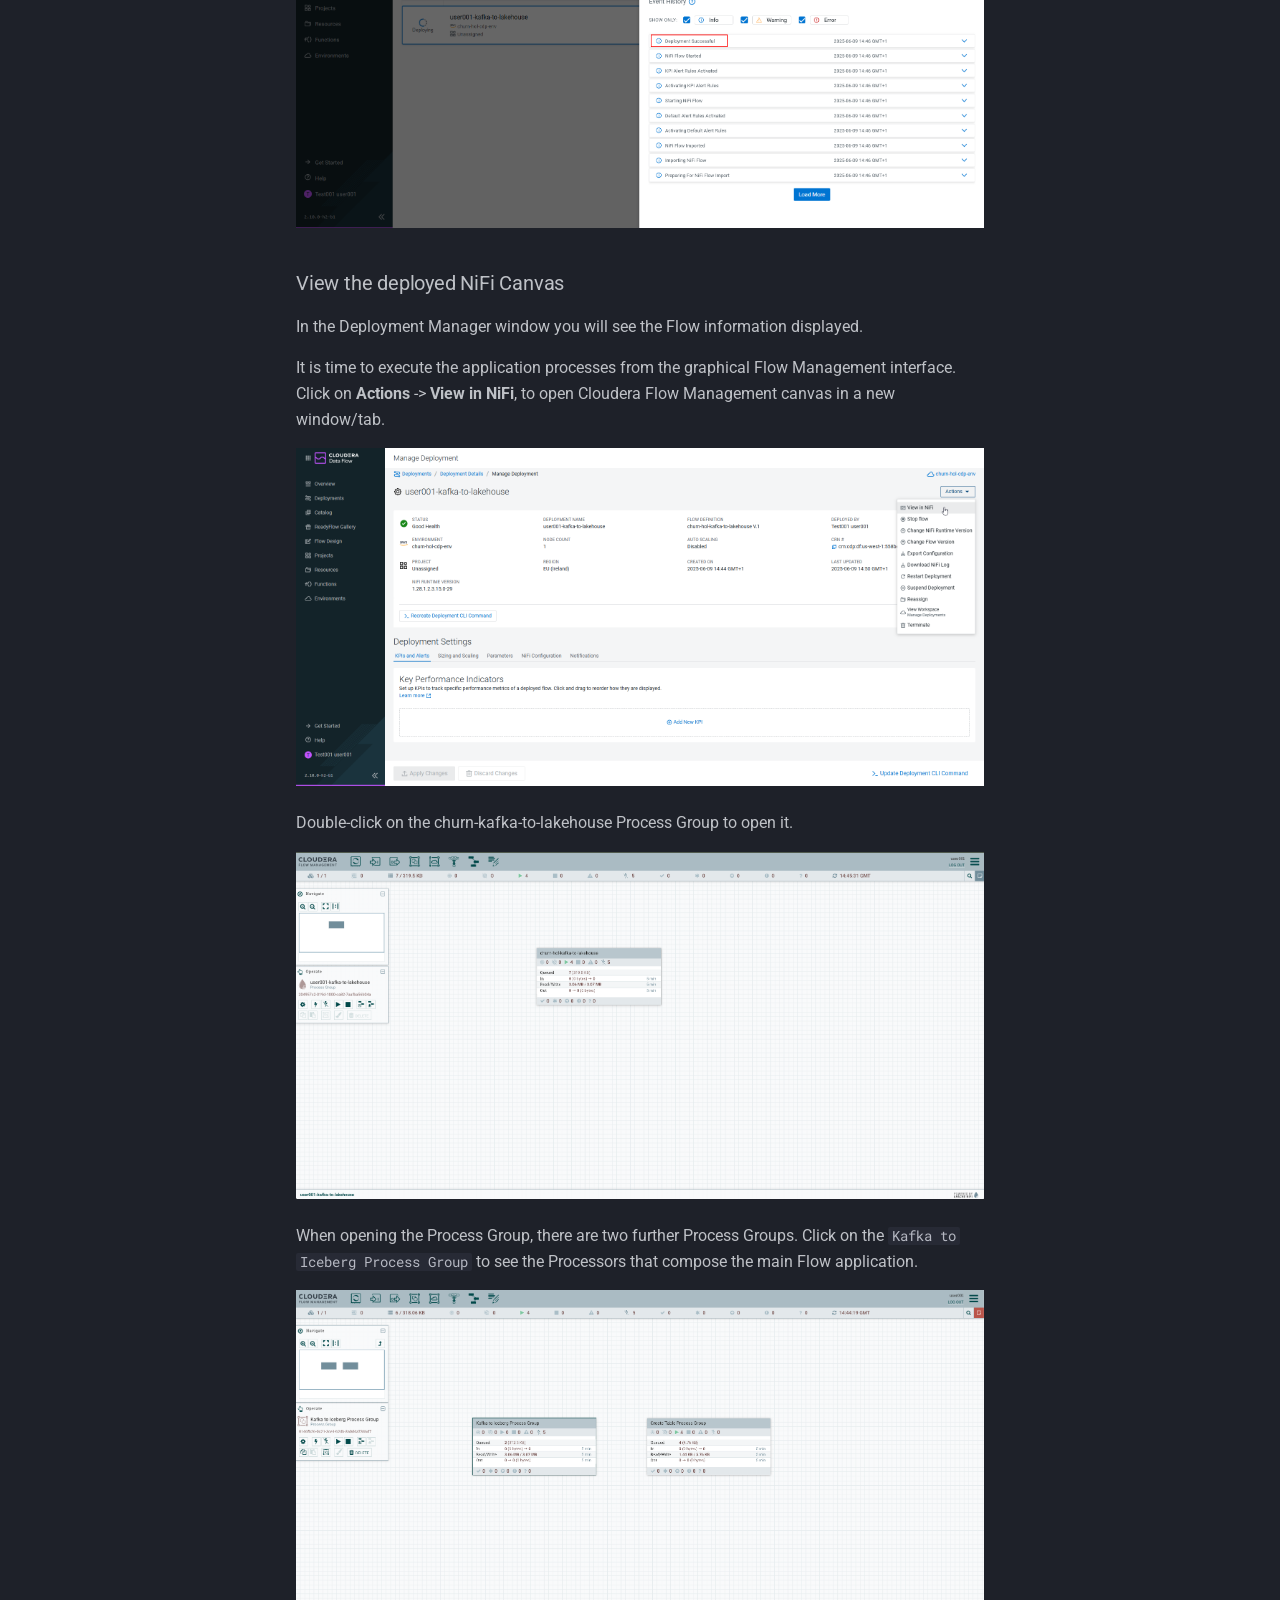
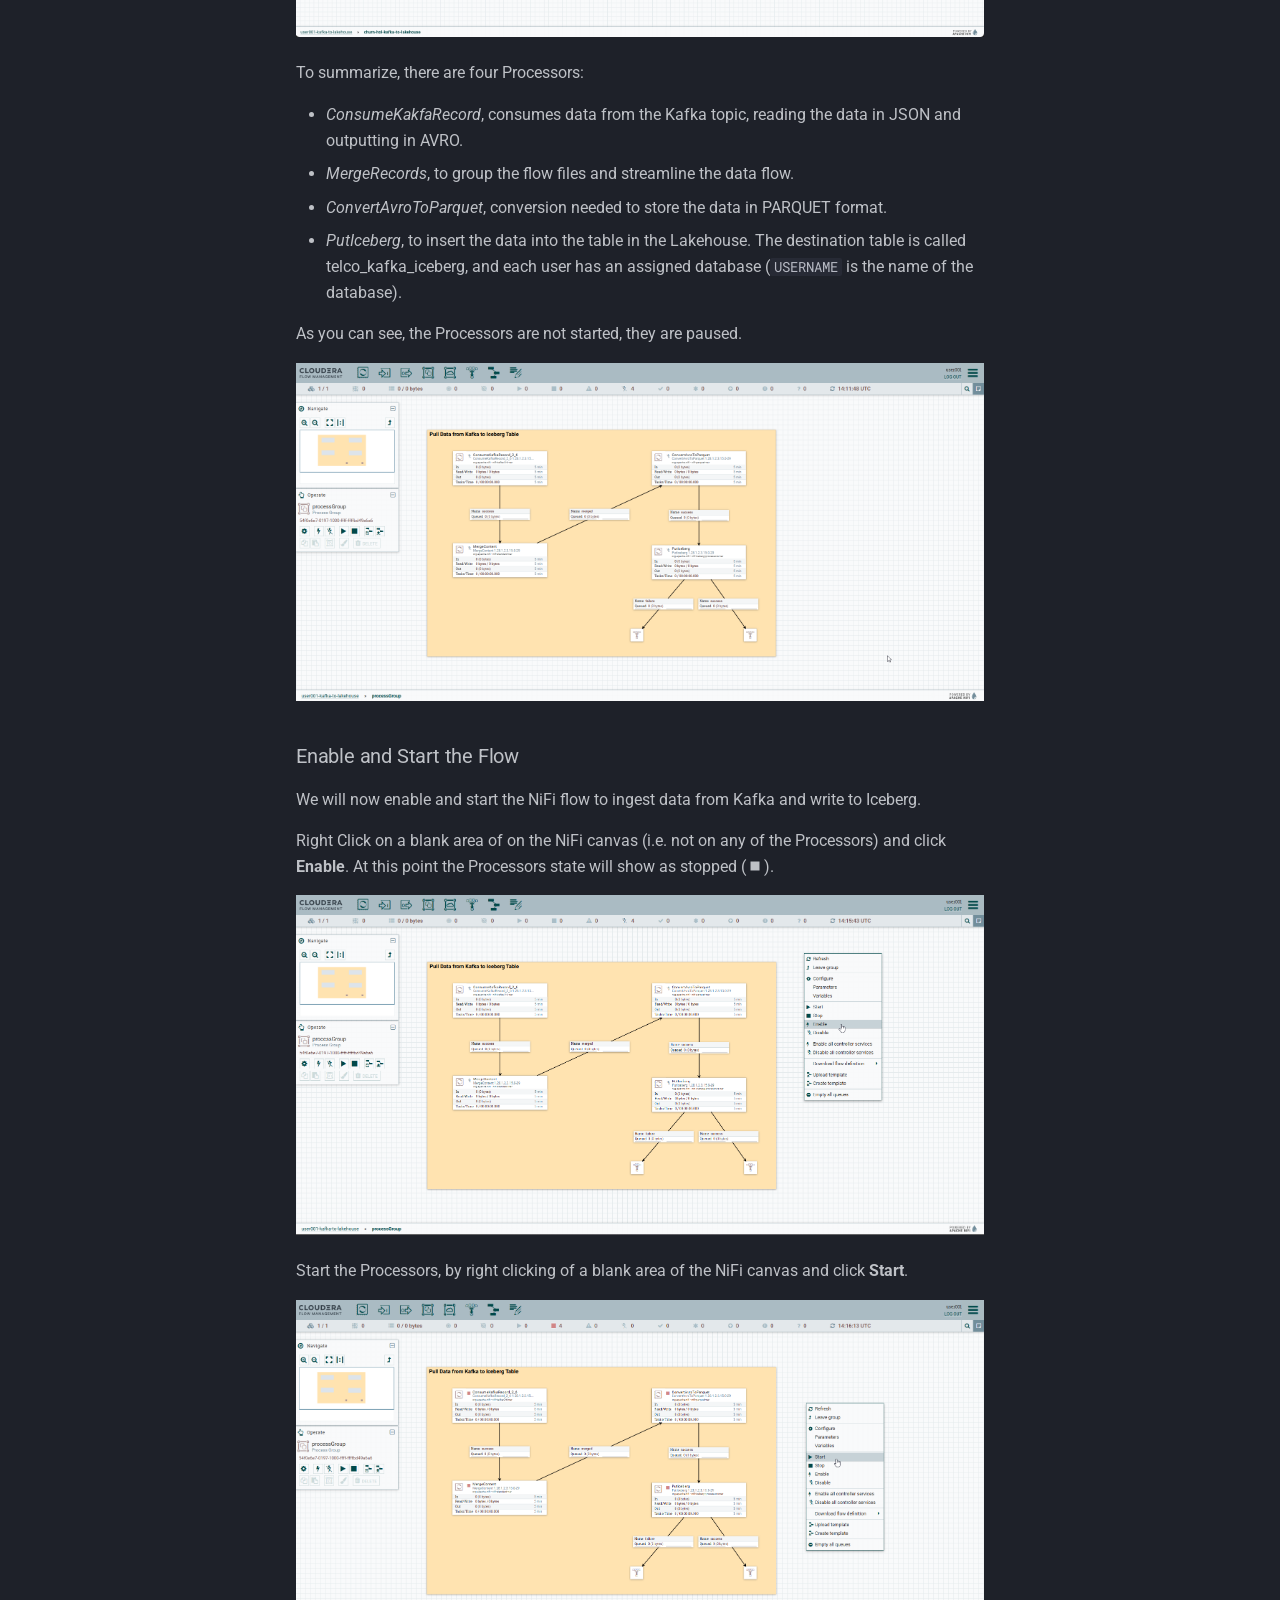
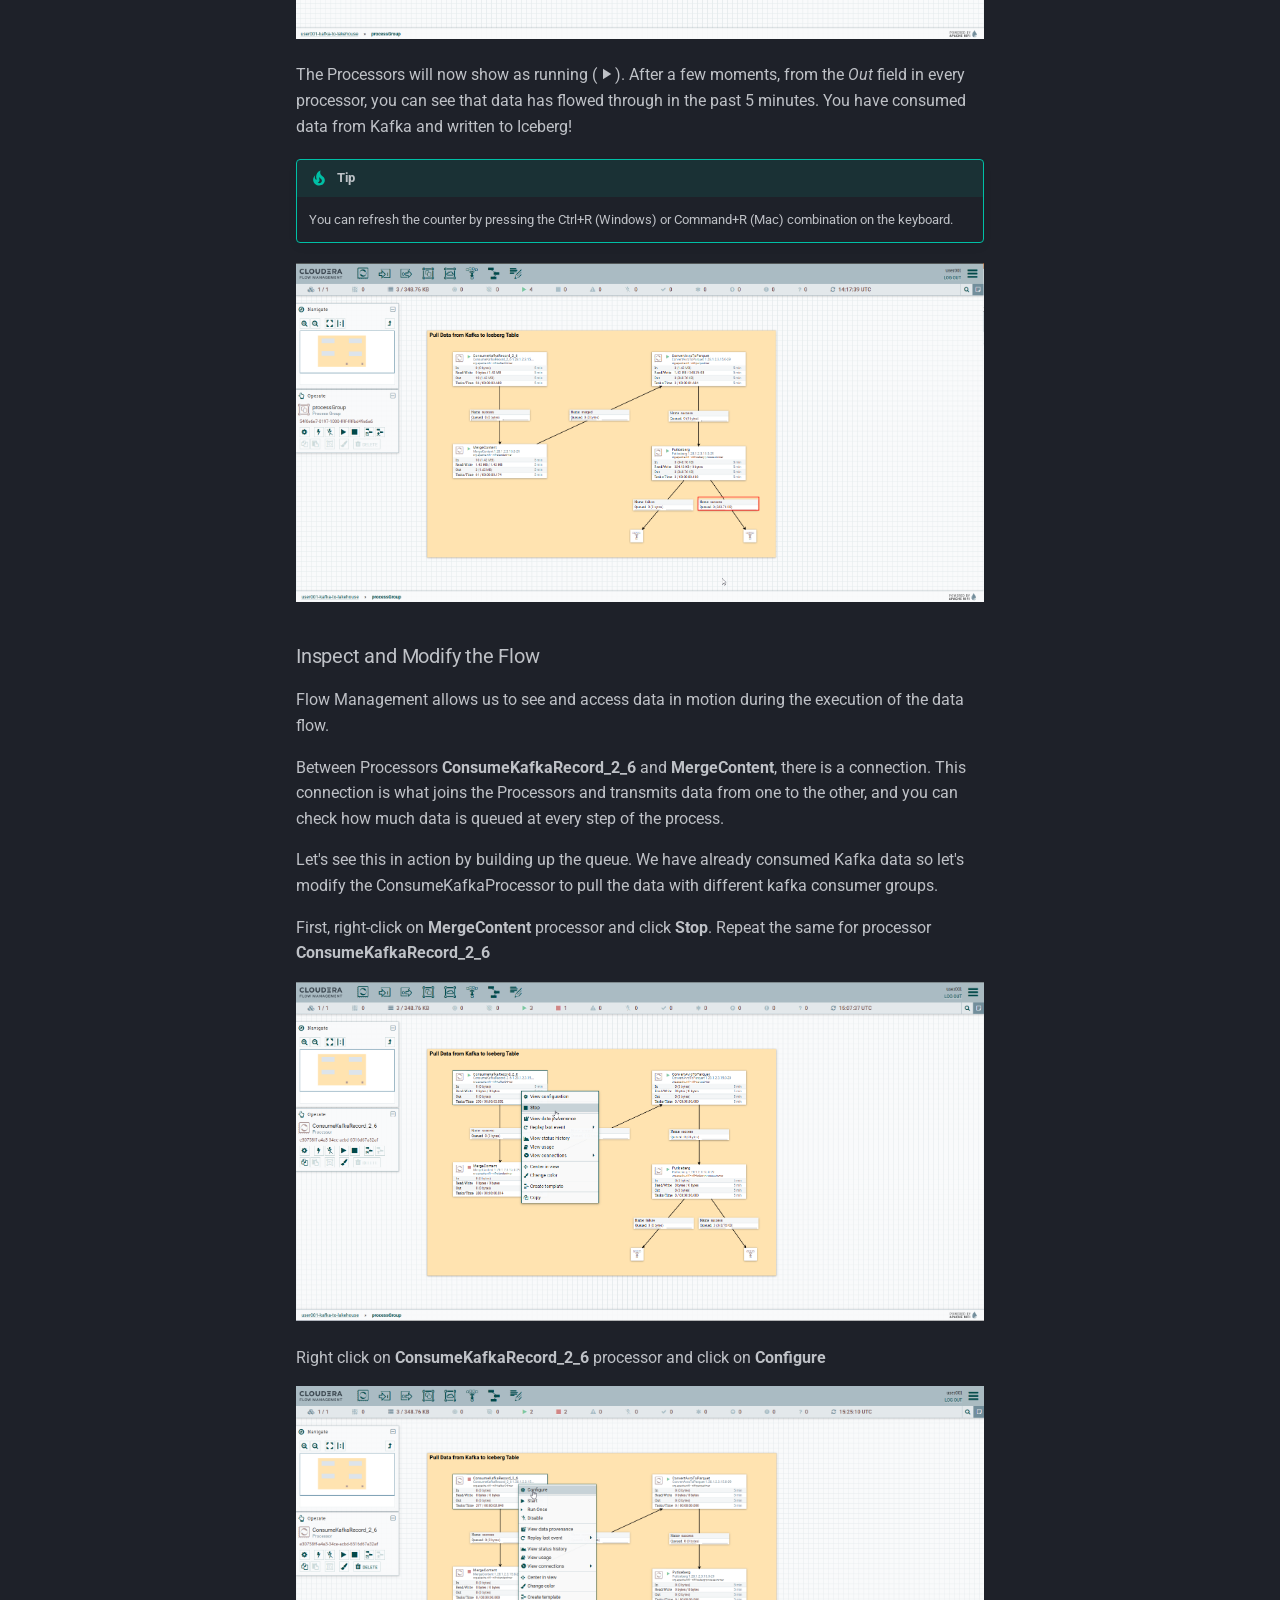
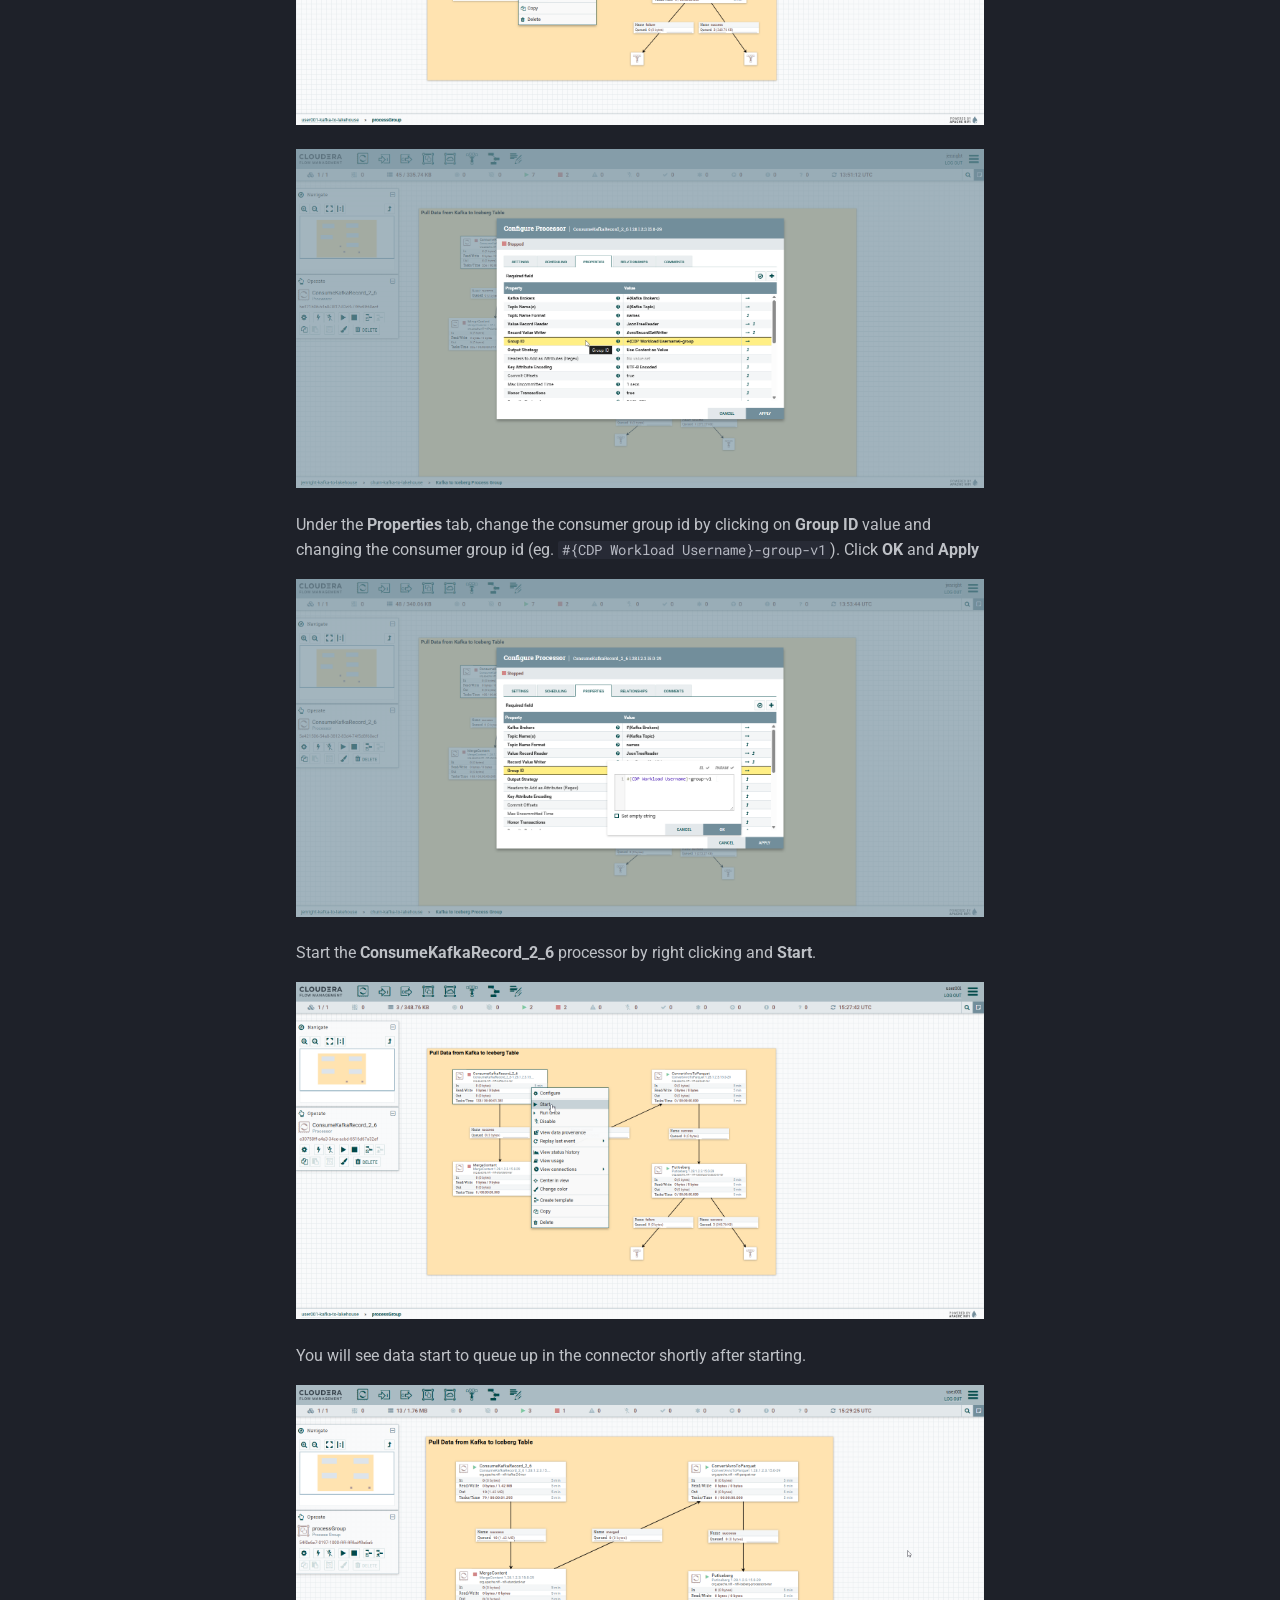
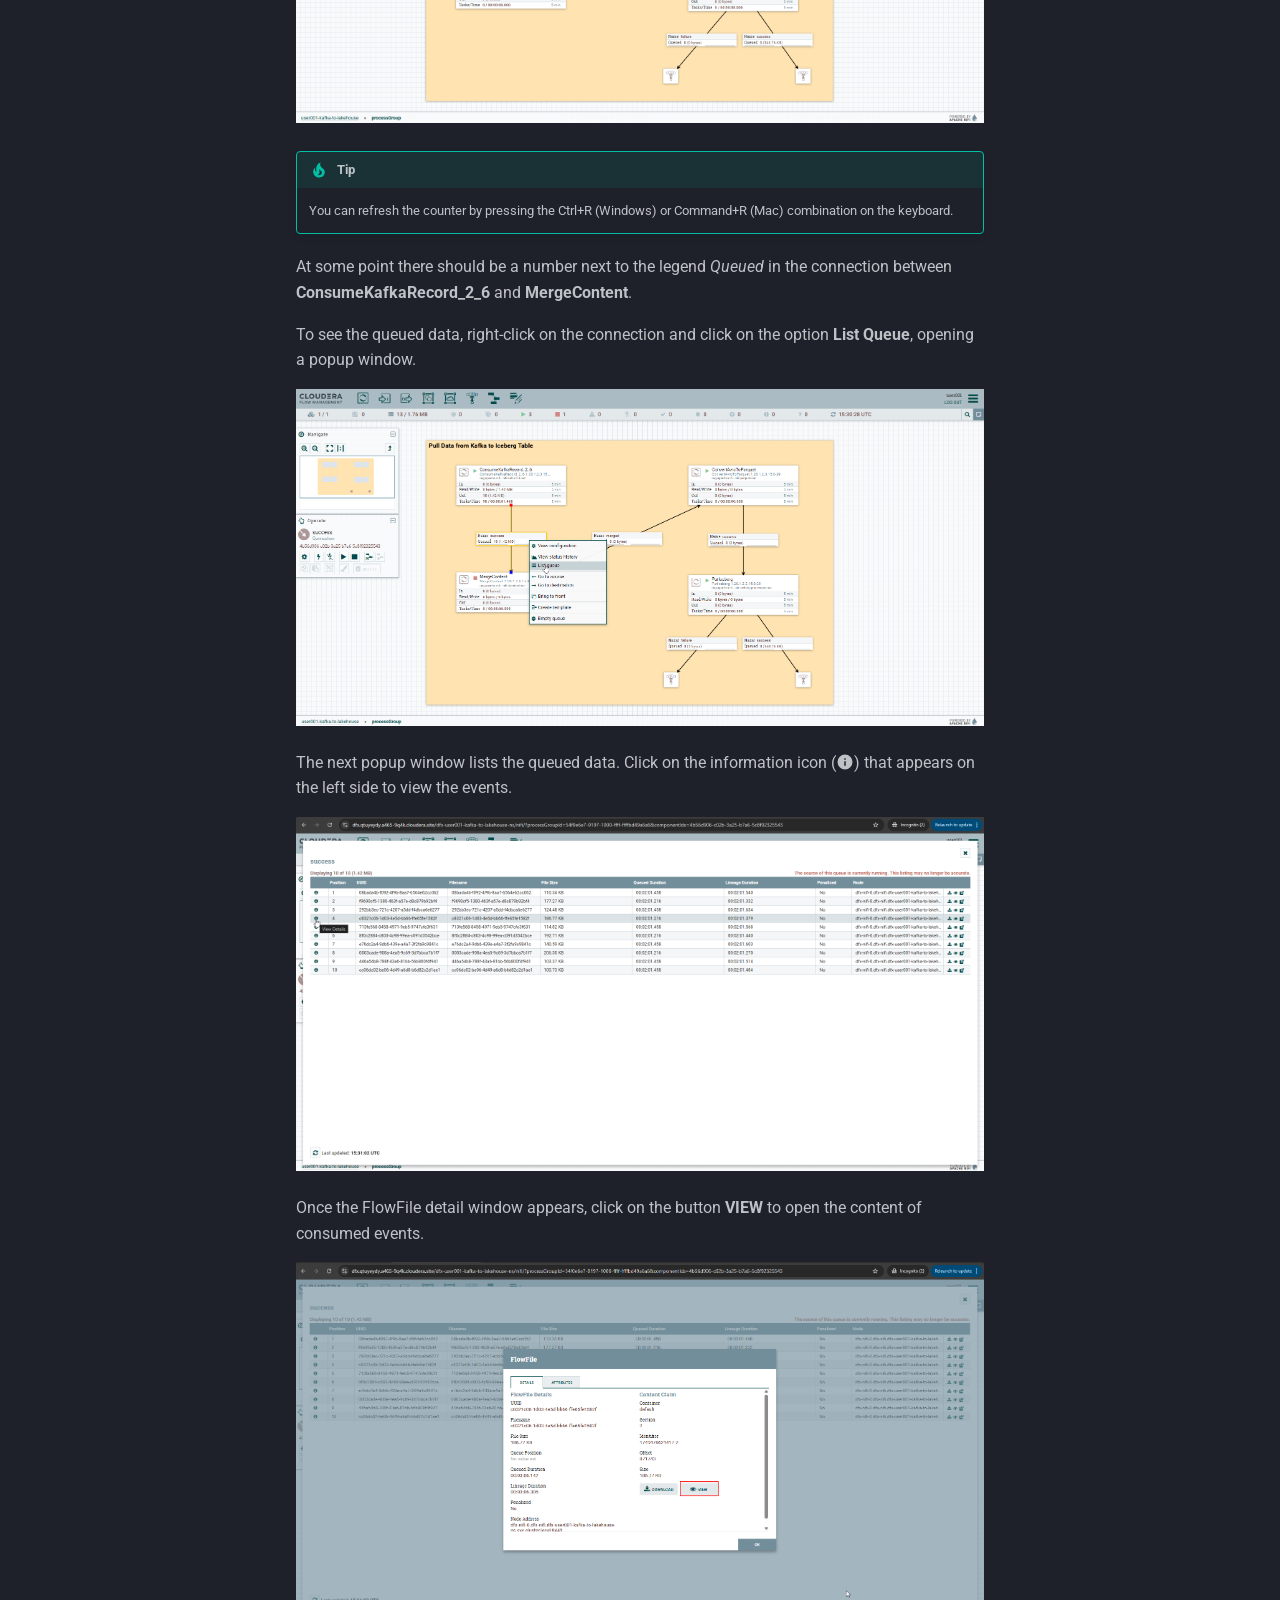
<file: labs/lab1-cdf/index.html>
<!DOCTYPE html><html lang="en" class="no-js"><head>
    
      <meta charset="utf-8">
      <meta name="viewport" content="width=device-width,initial-scale=1">
      
      
        <meta name="author" content="Cloudera">
      
      
      
      
      
        
      
      
      <link rel="icon" href="../../assets/images/favicon.ico">
      <meta name="generator" content="mkdocs-1.6.1, mkdocs-material-9.7.6">
    
    
      
        <title>Lab 1 - Cloudera Data Flow - Cloudera Data and AI Hands on Lab</title>
      
    
    
      <link rel="stylesheet" href="../../assets/stylesheets/main.484c7ddc.min.css">
      
        
        <link rel="stylesheet" href="../../assets/stylesheets/palette.ab4e12ef.min.css">
      
      


    
    
      
    
    
      
        
        
        <link rel="preconnect" href="https://fonts.gstatic.com" crossorigin="">
        <link rel="stylesheet" href="https://fonts.googleapis.com/css?family=Roboto:300,300i,400,400i,700,700i%7CRoboto+Mono:400,400i,700,700i&amp;display=fallback">
        <style>:root{--md-text-font:"Roboto";--md-code-font:"Roboto Mono"}</style>
      
    
    
      <link rel="stylesheet" href="../../assets/stylesheets/extra.css">
    
    <script>__md_scope=new URL("../..",location),__md_hash=e=>[...e].reduce(((e,_)=>(e<<5)-e+_.charCodeAt(0)),0),__md_get=(e,_=localStorage,t=__md_scope)=>JSON.parse(_.getItem(t.pathname+"."+e)),__md_set=(e,_,t=localStorage,a=__md_scope)=>{try{t.setItem(a.pathname+"."+e,JSON.stringify(_))}catch(e){}}</script>
    
      

    
    
  <link href="../../assets/stylesheets/glightbox.min.css" rel="stylesheet"><script src="../../assets/javascripts/glightbox.min.js"></script><style id="glightbox-style">
            html.glightbox-open { overflow: initial; height: 100%; }
            .gslide-title { margin-top: 0px; user-select: text; }
            .gslide-desc { color: #666; user-select: text; }
            .gslide-image img { background: white; }
            .gscrollbar-fixer { padding-right: 15px; }
            .gdesc-inner { font-size: 0.75rem; }
            body[data-md-color-scheme="slate"] .gdesc-inner { background: var(--md-default-bg-color); }
            body[data-md-color-scheme="slate"] .gslide-title { color: var(--md-default-fg-color); }
            body[data-md-color-scheme="slate"] .gslide-desc { color: var(--md-default-fg-color); }
        </style></head>
  
  
    
    
      
    
    
    
    
    <body dir="ltr" data-md-color-scheme="slate" data-md-color-primary="custom" data-md-color-accent="custom">
  
    
    <input class="md-toggle" data-md-toggle="drawer" type="checkbox" id="__drawer" autocomplete="off">
    <input class="md-toggle" data-md-toggle="search" type="checkbox" id="__search" autocomplete="off">
    <label class="md-overlay" for="__drawer"></label>
    <div data-md-component="skip">
      
        
        <a href="#lab-1-cloudera-data-flow" class="md-skip">
          Skip to content
        </a>
      
    </div>
    <div data-md-component="announce">
      
    </div>
    
    
      

  

<header class="md-header md-header--shadow" data-md-component="header">
  <nav class="md-header__inner md-grid" aria-label="Header">
    <a href="../../index.html" title="Cloudera Data and AI Hands on Lab" class="md-header__button md-logo" aria-label="Cloudera Data and AI Hands on Lab" data-md-component="logo">
      
  <img src="../../assets/images/logo-cloudera-white.svg" alt="logo">

    </a>
    <label class="md-header__button md-icon" for="__drawer">
      
      <svg xmlns="http://www.w3.org/2000/svg" viewBox="0 0 24 24"><path d="M3 6h18v2H3zm0 5h18v2H3zm0 5h18v2H3z"></path></svg>
    </label>
    <div class="md-header__title" data-md-component="header-title">
      <div class="md-header__ellipsis">
        <div class="md-header__topic">
          <span class="md-ellipsis">
            Cloudera Data and AI Hands on Lab
          </span>
        </div>
        <div class="md-header__topic" data-md-component="header-topic">
          <span class="md-ellipsis">
            
              Lab 1 - Cloudera Data Flow
            
          </span>
        </div>
      </div>
    </div>
    
      
        <form class="md-header__option" data-md-component="palette">
  
    
    
    
    <input class="md-option" data-md-color-media="" data-md-color-scheme="slate" data-md-color-primary="custom" data-md-color-accent="custom" aria-label="Switch to light mode" type="radio" name="__palette" id="__palette_0">
    
      <label class="md-header__button md-icon" title="Switch to light mode" for="__palette_1" hidden="">
        <svg xmlns="http://www.w3.org/2000/svg" viewBox="0 0 24 24"><path d="M12 7a5 5 0 0 1 5 5 5 5 0 0 1-5 5 5 5 0 0 1-5-5 5 5 0 0 1 5-5m0 2a3 3 0 0 0-3 3 3 3 0 0 0 3 3 3 3 0 0 0 3-3 3 3 0 0 0-3-3m0-7 2.39 3.42C13.65 5.15 12.84 5 12 5s-1.65.15-2.39.42zM3.34 7l4.16-.35A7.2 7.2 0 0 0 5.94 8.5c-.44.74-.69 1.5-.83 2.29zm.02 10 1.76-3.77a7.131 7.131 0 0 0 2.38 4.14zM20.65 7l-1.77 3.79a7.02 7.02 0 0 0-2.38-4.15zm-.01 10-4.14.36c.59-.51 1.12-1.14 1.54-1.86.42-.73.69-1.5.83-2.29zM12 22l-2.41-3.44c.74.27 1.55.44 2.41.44.82 0 1.63-.17 2.37-.44z"></path></svg>
      </label>
    
  
    
    
    
    <input class="md-option" data-md-color-media="" data-md-color-scheme="default" data-md-color-primary="custom" data-md-color-accent="custom" aria-label="Switch to dark mode" type="radio" name="__palette" id="__palette_1">
    
      <label class="md-header__button md-icon" title="Switch to dark mode" for="__palette_0" hidden="">
        <svg xmlns="http://www.w3.org/2000/svg" viewBox="0 0 24 24"><path d="m17.75 4.09-2.53 1.94.91 3.06-2.63-1.81-2.63 1.81.91-3.06-2.53-1.94L12.44 4l1.06-3 1.06 3zm3.5 6.91-1.64 1.25.59 1.98-1.7-1.17-1.7 1.17.59-1.98L15.75 11l2.06-.05L18.5 9l.69 1.95zm-2.28 4.95c.83-.08 1.72 1.1 1.19 1.85-.32.45-.66.87-1.08 1.27C15.17 23 8.84 23 4.94 19.07c-3.91-3.9-3.91-10.24 0-14.14.4-.4.82-.76 1.27-1.08.75-.53 1.93.36 1.85 1.19-.27 2.86.69 5.83 2.89 8.02a9.96 9.96 0 0 0 8.02 2.89m-1.64 2.02a12.08 12.08 0 0 1-7.8-3.47c-2.17-2.19-3.33-5-3.49-7.82-2.81 3.14-2.7 7.96.31 10.98 3.02 3.01 7.84 3.12 10.98.31"></path></svg>
      </label>
    
  
</form>
      
    
    
      <script>var palette=__md_get("__palette");if(palette&&palette.color){if("(prefers-color-scheme)"===palette.color.media){var media=matchMedia("(prefers-color-scheme: light)"),input=document.querySelector(media.matches?"[data-md-color-media='(prefers-color-scheme: light)']":"[data-md-color-media='(prefers-color-scheme: dark)']");palette.color.media=input.getAttribute("data-md-color-media"),palette.color.scheme=input.getAttribute("data-md-color-scheme"),palette.color.primary=input.getAttribute("data-md-color-primary"),palette.color.accent=input.getAttribute("data-md-color-accent")}for(var[key,value]of Object.entries(palette.color))document.body.setAttribute("data-md-color-"+key,value)}</script>
    
    
    
      
      
        <label class="md-header__button md-icon" for="__search">
          
          <svg xmlns="http://www.w3.org/2000/svg" viewBox="0 0 24 24"><path d="M9.5 3A6.5 6.5 0 0 1 16 9.5c0 1.61-.59 3.09-1.56 4.23l.27.27h.79l5 5-1.5 1.5-5-5v-.79l-.27-.27A6.52 6.52 0 0 1 9.5 16 6.5 6.5 0 0 1 3 9.5 6.5 6.5 0 0 1 9.5 3m0 2C7 5 5 7 5 9.5S7 14 9.5 14 14 12 14 9.5 12 5 9.5 5"></path></svg>
        </label>
        <div class="md-search" data-md-component="search" role="dialog">
  <label class="md-search__overlay" for="__search"></label>
  <div class="md-search__inner" role="search">
    <form class="md-search__form" name="search">
      <input type="text" class="md-search__input" name="query" aria-label="Search" placeholder="Search" autocapitalize="off" autocorrect="off" autocomplete="off" spellcheck="false" data-md-component="search-query" required="">
      <label class="md-search__icon md-icon" for="__search">
        
        <svg xmlns="http://www.w3.org/2000/svg" viewBox="0 0 24 24"><path d="M9.5 3A6.5 6.5 0 0 1 16 9.5c0 1.61-.59 3.09-1.56 4.23l.27.27h.79l5 5-1.5 1.5-5-5v-.79l-.27-.27A6.52 6.52 0 0 1 9.5 16 6.5 6.5 0 0 1 3 9.5 6.5 6.5 0 0 1 9.5 3m0 2C7 5 5 7 5 9.5S7 14 9.5 14 14 12 14 9.5 12 5 9.5 5"></path></svg>
        
        <svg xmlns="http://www.w3.org/2000/svg" viewBox="0 0 24 24"><path d="M20 11v2H8l5.5 5.5-1.42 1.42L4.16 12l7.92-7.92L13.5 5.5 8 11z"></path></svg>
      </label>
      <nav class="md-search__options" aria-label="Search">
        
        <button type="reset" class="md-search__icon md-icon" title="Clear" aria-label="Clear" tabindex="-1">
          
          <svg xmlns="http://www.w3.org/2000/svg" viewBox="0 0 24 24"><path d="M19 6.41 17.59 5 12 10.59 6.41 5 5 6.41 10.59 12 5 17.59 6.41 19 12 13.41 17.59 19 19 17.59 13.41 12z"></path></svg>
        </button>
      </nav>
      
    </form>
    <div class="md-search__output">
      <div class="md-search__scrollwrap" tabindex="0" data-md-scrollfix="">
        <div class="md-search-result" data-md-component="search-result">
          <div class="md-search-result__meta">
            Initializing search
          </div>
          <ol class="md-search-result__list" role="presentation"></ol>
        </div>
      </div>
    </div>
  </div>
</div>
      
    
    
  </nav>
  
</header>
    
    <div class="md-container" data-md-component="container">
      
      
        
          
        
      
      <main class="md-main" data-md-component="main">
        <div class="md-main__inner md-grid">
          
            
              
              <div class="md-sidebar md-sidebar--primary" data-md-component="sidebar" data-md-type="navigation">
                <div class="md-sidebar__scrollwrap">
                  <div class="md-sidebar__inner">
                    



<nav class="md-nav md-nav--primary" aria-label="Navigation" data-md-level="0">
  <label class="md-nav__title" for="__drawer">
    <a href="../../index.html" title="Cloudera Data and AI Hands on Lab" class="md-nav__button md-logo" aria-label="Cloudera Data and AI Hands on Lab" data-md-component="logo">
      
  <img src="../../assets/images/logo-cloudera-white.svg" alt="logo">

    </a>
    Cloudera Data and AI Hands on Lab
  </label>
  
  <ul class="md-nav__list" data-md-scrollfix="">
    
      
      
  
  
  
  
    <li class="md-nav__item">
      <a href="../../index.html" class="md-nav__link">
        
  
  
  <span class="md-ellipsis">
    
  
    Home
  

    
  </span>
  
  

      </a>
    </li>
  

    
      
      
  
  
  
  
    
    
    
    
    
    <li class="md-nav__item md-nav__item--nested">
      
        
        
        <input class="md-nav__toggle md-toggle " type="checkbox" id="__nav_2">
        
          
          <label class="md-nav__link" for="__nav_2" id="__nav_2_label" tabindex="0">
            
  
  
  <span class="md-ellipsis">
    
  
    Labs
  

    
  </span>
  
  

            <span class="md-nav__icon md-icon"></span>
          </label>
        
        <nav class="md-nav" data-md-level="1" aria-labelledby="__nav_2_label" aria-expanded="false">
          <label class="md-nav__title" for="__nav_2">
            <span class="md-nav__icon md-icon"></span>
            
  
    Labs
  

          </label>
          <ul class="md-nav__list" data-md-scrollfix="">
            
              
                
  
  
  
  
    <li class="md-nav__item">
      <a href="../lab3-cdw/index.html" class="md-nav__link">
        
  
  
  <span class="md-ellipsis">
    
  
    Day 1 - Cloudera Data Lakehouse
  

    
  </span>
  
  

      </a>
    </li>
  

              
            
              
                
  
  
  
  
    <li class="md-nav__item">
      <a href="../lab4-cai/index.html" class="md-nav__link">
        
  
  
  <span class="md-ellipsis">
    
  
    Day 2 - Cloudera AI
  

    
  </span>
  
  

      </a>
    </li>
  

              
            
              
                
  
  
  
  
    <li class="md-nav__item">
      <a href="../lab5-dataviz/index.html" class="md-nav__link">
        
  
  
  <span class="md-ellipsis">
    
  
    Day 3 - Cloudera Data Federation
  

    
  </span>
  
  

      </a>
    </li>
  

              
            
          </ul>
        </nav>
      
    </li>
  

    
  </ul>
</nav>
                  </div>
                </div>
              </div>
            
            
              
              <div class="md-sidebar md-sidebar--secondary" data-md-component="sidebar" data-md-type="toc">
                <div class="md-sidebar__scrollwrap">
                  <div class="md-sidebar__inner">
                    

<nav class="md-nav md-nav--secondary" aria-label="Table of contents">
  
  
  
    
  
  
    <label class="md-nav__title" for="__toc">
      <span class="md-nav__icon md-icon"></span>
      Table of contents
    </label>
    <ul class="md-nav__list" data-md-component="toc" data-md-scrollfix="">
      
        <li class="md-nav__item">
  <a href="#requirements" class="md-nav__link">
    <span class="md-ellipsis">
      
        Requirements
      
    </span>
  </a>
  
</li>
      
        <li class="md-nav__item">
  <a href="#tasks" class="md-nav__link">
    <span class="md-ellipsis">
      
        Tasks
      
    </span>
  </a>
  
    <nav class="md-nav" aria-label="Tasks">
      <ul class="md-nav__list">
        
          <li class="md-nav__item">
  <a href="#open-cloudera-data-flow" class="md-nav__link">
    <span class="md-ellipsis">
      
        Open Cloudera Data Flow
      
    </span>
  </a>
  
</li>
        
          <li class="md-nav__item">
  <a href="#configure-and-deploy-flow" class="md-nav__link">
    <span class="md-ellipsis">
      
        Configure and Deploy Flow
      
    </span>
  </a>
  
</li>
        
          <li class="md-nav__item">
  <a href="#track-and-manage-deployment" class="md-nav__link">
    <span class="md-ellipsis">
      
        Track and Manage Deployment
      
    </span>
  </a>
  
</li>
        
          <li class="md-nav__item">
  <a href="#view-the-deployed-nifi-canvas" class="md-nav__link">
    <span class="md-ellipsis">
      
        View the deployed NiFi Canvas
      
    </span>
  </a>
  
</li>
        
          <li class="md-nav__item">
  <a href="#enable-and-start-the-flow" class="md-nav__link">
    <span class="md-ellipsis">
      
        Enable and Start the Flow
      
    </span>
  </a>
  
</li>
        
          <li class="md-nav__item">
  <a href="#inspect-and-modify-the-flow" class="md-nav__link">
    <span class="md-ellipsis">
      
        Inspect and Modify the Flow
      
    </span>
  </a>
  
</li>
        
          <li class="md-nav__item">
  <a href="#bonus-data-provenance" class="md-nav__link">
    <span class="md-ellipsis">
      
        Bonus - Data Provenance
      
    </span>
  </a>
  
</li>
        
      </ul>
    </nav>
  
</li>
      
    </ul>
  
</nav>
                  </div>
                </div>
              </div>
            
          
          
            <div class="md-content" data-md-component="content">
              
              <article class="md-content__inner md-typeset">
                
                  



<h1 id="lab-1-cloudera-data-flow">Lab 1 - Cloudera Data Flow</h1>
<p>In this lab you will take a tour of Cloudera Data Flow by configuring and deploying a NiFi flow from the Catalog to ingest data from a Kafka topic into the Open Lakehouse.</p>
<p><strong>Goals</strong></p>
<ul class="task-list">
<li class="task-list-item"><label class="task-list-control"><input type="checkbox" disabled=""><span class="task-list-indicator"></span></label> Consume data from a Kafka topic</li>
<li class="task-list-item"><label class="task-list-control"><input type="checkbox" disabled=""><span class="task-list-indicator"></span></label> Convert the data to Parquet format</li>
<li class="task-list-item"><label class="task-list-control"><input type="checkbox" disabled=""><span class="task-list-indicator"></span></label> Store the data in a table in the Lakehouse</li>
</ul>
<p><a class="glightbox" data-type="image" data-width="auto" data-height="auto" href="lab1_cdf.png" data-desc-position="bottom"><img alt="Lab 1" src="lab1_cdf.png"></a></p>
<h2 id="requirements">Requirements</h2>
<p>Ensure the following requirements are met in order to run this exercise:</p>
<ul class="task-list">
<li class="task-list-item"><label class="task-list-control"><input type="checkbox" disabled=""><span class="task-list-indicator"></span></label> Your <strong>CDP Workload Password</strong> is set by following the See the <a href="../../guides/cdp-account/index.html#setting-your-cdp-workload-password">Cloudera on Cloud Account Guide</a>.</li>
</ul>
<h2 id="tasks">Tasks</h2>
<h3 id="open-cloudera-data-flow">Open Cloudera Data Flow</h3>
<p>From the Cloudera on cloud Tenant home page, click on Data Flow.</p>
<p><a class="glightbox" data-type="image" data-width="auto" data-height="auto" href="cloudera_on_cloud_tenant_home.png" data-desc-position="bottom"><img alt="Cloudera on Cloud Tenant Home" src="cloudera_on_cloud_tenant_home.png"></a></p>
<p>Once in Data Flow, click on <strong>Catalog</strong> from the left menu. The data ingestion application templates are listed here. For the purpose of this workshop, we have created and published a template that allows you to read Kafka topic data and ingest/store it in the Lakehouse provided by Cloudera on cloud.</p>
<p>Click on the Flow called <code>churn-hol-kafka-to-lakehouse</code> to start deploying it.</p>
<p><a class="glightbox" data-type="image" data-width="auto" data-height="auto" href="cdf_flow_catalog.png" data-desc-position="bottom"><img alt="Cloudera DataFlow Flow Catalog" src="cdf_flow_catalog.png"></a></p>
<h3 id="configure-and-deploy-flow">Configure and Deploy Flow</h3>
<p>When the flow is clicked, the panel shown in the image below appears with the Flow information. It shows the available versions, creation date, creator user, and a button <strong>Deploy</strong> to start the deployment.</p>
<p><a class="glightbox" data-type="image" data-width="auto" data-height="auto" href="cdf_deploy_flow.png" data-desc-position="bottom"><img alt="Cloudera DataFlow Deploy Flow" src="cdf_deploy_flow.png"></a></p>
<p>Click on that <strong>Deploy</strong> button, and select <strong>Create New Deployment</strong>.</p>
<p><a class="glightbox" data-type="image" data-width="auto" data-height="auto" href="cdf_deploy_flow2.png" data-desc-position="bottom"><img alt="Cloudera DataFlow Deploy Flow" src="cdf_deploy_flow2.png"></a></p>
<p>The popup window that appears allows you to select the target Data Flow workspace in which you want to deploy the Flow. In this case, the workspace to be selected is <strong><code>cloudera-hol-cdp-env</code></strong>. Once selected, click <strong>Continue</strong>.</p>
<div class="admonition info">
<p class="admonition-title">Info</p>
<p>The workshop instructor will tell you which environment to select.</p>
</div>
<p><a class="glightbox" data-type="image" data-width="auto" data-height="auto" href="cdf_deploy_flow_step1.png" data-desc-position="bottom"><img alt="Cloudera DataFlow Deploy Flow Step 1" src="cdf_deploy_flow_step1.png"></a></p>
<p>From this point, you will need to enter the Flow configuration.</p>
<p>Start by assigning a <strong>Deployment Name</strong>, <strong>Target Project</strong> as outlined below, and click <strong>Next</strong>.
- For <strong>Deployment Name</strong>, please prefix the with your username.  <code>USERNAME-kafka-to-lakehouse</code>
- Select <code>Unassigned</code> for the <strong>Target Project</strong>. Using a project is a way to organize your flows.
- Flow Name is already pre-filled by default.
- Option <strong>Automatically start flow upon successful deployment</strong> should be enabled</p>
<p><a class="glightbox" data-type="image" data-width="auto" data-height="auto" href="cdf_deploy_flow_step2.png" data-desc-position="bottom"><img alt="Cloudera DataFlow Deploy Flow Step 2" src="cdf_deploy_flow_step2.png"></a></p>
<ul>
<li>Once all values are entered, click <strong>Next</strong>.</li>
</ul>
<p><a class="glightbox" data-type="image" data-width="auto" data-height="auto" href="cdf_deploy_flow_step3.png" data-desc-position="bottom"><img alt="Cloudera DataFlow Deploy Flow Step 3" src="cdf_deploy_flow_step3.png"></a></p>
<p>In this part of Parameters, you must enter the following values:</p>
<ul>
<li><strong>CDP Workload User Password</strong>: Enter your Workload Password. See the <a href="../../guides/cdp-account/index.html#setting-your-cdp-workload-password">Cloudera on Cloud Account Guide</a> for details on how to set your Cloudera on Cloud workload password.</li>
<li><strong>CDP Workload Username</strong>: Enter your Workload Username, <code>USERNAME</code>.</li>
<li><strong>CDW Hive JDBC url</strong>: <code>jdbc:hive2://hs2-hive.dw-cloudera-hol-cdp-env.sm02r9.b0.cloudera.site/default;transportMode=http;httpPath=cliservice;socketTimeout=60;ssl=true;auth=browser;</code></li>
<li><strong>Kafka Brokers</strong>: <code>churn-hol-smm-dh-corebroker2.enableme.a465-9q4k.cloudera.site:9093, churn-hol-smm-dh-corebroker1.enableme.a465-9q4k.cloudera.site:9093, churn-hol-smm-dh-corebroker0.enableme.a465-9q4k.cloudera.site:9093</code></li>
<li><strong>Kafka Topic</strong>: <code>telco_data</code></li>
</ul>
<p>For the purposes of this workshop, the remaining values were filled out for you and don't need to change.</p>
<p>Review that the parameters were entered correctly. Then click <strong>Next</strong>.</p>
<div class="admonition note">
<p class="admonition-title">Note</p>
<p>For the purposes of the workshop, your Username is also the name of the database where you will store the data, and the name of the Kafka Consumer Group ID for reading messages.</p>
</div>
<p><a class="glightbox" data-type="image" data-width="auto" data-height="auto" href="cdf_deploy_flow_step4.png" data-desc-position="bottom"><img alt="Cloudera DataFlow Deploy Flow Step 4" src="cdf_deploy_flow_step4.png"></a></p>
<p>There is no need to configure auto-scaling parameters. Click <strong>Next</strong>.</p>
<p><a class="glightbox" data-type="image" data-width="auto" data-height="auto" href="cdf_deploy_flow_step5.png" data-desc-position="bottom"><img alt="Cloudera DataFlow Deploy Flow Step 5" src="cdf_deploy_flow_step5.png"></a></p>
<p>We are also not going to configure KPIs now. Click <strong>Next</strong> to continue the configuration.</p>
<p><a class="glightbox" data-type="image" data-width="auto" data-height="auto" href="cdf_deploy_flow_step6.png" data-desc-position="bottom"><img alt="Cloudera DataFlow Deploy Flow Step 6" src="cdf_deploy_flow_step6.png"></a></p>
<p>Review all the information entered for your Flow, then click on <strong>Deploy</strong> to start the deployment process.</p>
<p><a class="glightbox" data-type="image" data-width="auto" data-height="auto" href="cdf_deploy_flow_step7.png" data-desc-position="bottom"><img alt="Cloudera DataFlow Deploy Flow Step 7" src="cdf_deploy_flow_step7.png"></a></p>
<h3 id="track-and-manage-deployment">Track and Manage Deployment</h3>
<p>The blue box indicates that the Flow deployment process has been started. By clicking on the <strong>Load More</strong> button you will be able to see the different stages of the deployment. After approximately 60 to 90 seconds, the last event should be <em>Deployment Successful</em>.</p>
<p><a class="glightbox" data-type="image" data-width="auto" data-height="auto" href="cdf_track_deployment.png" data-desc-position="bottom"><img alt="Cloudera DataFlow Track Deployment" src="cdf_track_deployment.png"></a></p>
<p>Once the deployment is finished, click on <strong>Actions</strong> -&gt; <strong>Manage Deployment</strong> to see the details of the recently deployed Flow.</p>
<p><a class="glightbox" data-type="image" data-width="auto" data-height="auto" href="cdf_manage_deployment.png" data-desc-position="bottom"><img alt="Cloudera DataFlow Manage Deployment" src="cdf_manage_deployment.png"></a></p>
<h3 id="view-the-deployed-nifi-canvas">View the deployed NiFi Canvas</h3>
<p>In the Deployment Manager window you will see the Flow information displayed.</p>
<p>It is time to execute the application processes from the graphical Flow Management interface. Click on <strong>Actions</strong> -&gt; <strong>View in NiFi</strong>, to open Cloudera Flow Management canvas in a new window/tab.</p>
<p><a class="glightbox" data-type="image" data-width="auto" data-height="auto" href="cdf_view_in_nifi.png" data-desc-position="bottom"><img alt="Cloudera DataFlow View in NiFi" src="cdf_view_in_nifi.png"></a></p>
<p>Double-click on the churn-kafka-to-lakehouse Process Group to open it.</p>
<p><a class="glightbox" data-type="image" data-width="auto" data-height="auto" href="cdf_nifi_open_process_group.png" data-desc-position="bottom"><img alt="NiFi Open Process Group" src="cdf_nifi_open_process_group.png"></a></p>
<p>When opening the Process Group, there are two further Process Groups. Click on the <code>Kafka to Iceberg Process Group</code> to see the Processors that compose the main Flow application. </p>
<p><a class="glightbox" data-type="image" data-width="auto" data-height="auto" href="cdf_nifi_open_kafka_to_iceberg_process_group.png" data-desc-position="bottom"><img alt="NiFi Open Kafka to Iceberg Process Group" src="cdf_nifi_open_kafka_to_iceberg_process_group.png"></a></p>
<p>To summarize, there are four Processors:</p>
<ul>
<li><em>ConsumeKakfaRecord</em>, consumes data from the Kafka topic, reading the data in JSON and outputting in AVRO.</li>
<li><em>MergeRecords</em>, to group the flow files and streamline the data flow.</li>
<li><em>ConvertAvroToParquet</em>, conversion needed to store the data in PARQUET format.</li>
<li><em>PutIceberg</em>, to insert the data into the table in the Lakehouse. The destination table is called telco_kafka_iceberg, and each user has an assigned database (<code>USERNAME</code> is the name of the database).</li>
</ul>
<p>As you can see, the Processors are not started, they are paused.</p>
<p><a class="glightbox" data-type="image" data-width="auto" data-height="auto" href="cdf_nifi_process_group.png" data-desc-position="bottom"><img alt="NiFi Process Group" src="cdf_nifi_process_group.png"></a></p>
<h3 id="enable-and-start-the-flow">Enable and Start the Flow</h3>
<p>We will now enable and start the NiFi flow to ingest data from Kafka and write to Iceberg.</p>
<p>Right Click on a blank area of on the NiFi canvas (i.e. not on any of the Processors) and click <strong>Enable</strong>. At this point the Processors state will show as stopped (<span class="twemoji"><svg xmlns="http://www.w3.org/2000/svg" viewBox="0 0 24 24"><path d="M18 18H6V6h12z"></path></svg></span>).</p>
<p><a class="glightbox" data-type="image" data-width="auto" data-height="auto" href="cdf_nifi_enable_flow.png" data-desc-position="bottom"><img alt="NiFi Enable Flow" src="cdf_nifi_enable_flow.png"></a></p>
<p>Start the Processors, by right clicking of a blank area of the NiFi canvas and click <strong>Start</strong>.</p>
<p><a class="glightbox" data-type="image" data-width="auto" data-height="auto" href="cdf_nifi_start_flow.png" data-desc-position="bottom"><img alt="NiFi Start Flow" src="cdf_nifi_start_flow.png"></a></p>
<p>The Processors will now show as running (<span class="twemoji"><svg xmlns="http://www.w3.org/2000/svg" viewBox="0 0 24 24"><path d="M8 5.14v14l11-7z"></path></svg></span>). After a few moments, from the <em>Out</em> field in every processor, you can see that data has flowed through in the past 5 minutes. You have consumed data from Kafka and written to Iceberg!</p>
<div class="admonition tip">
<p class="admonition-title">Tip</p>
<p>You can refresh the counter by pressing the Ctrl+R (Windows) or Command+R (Mac) combination on the keyboard.</p>
</div>
<p><a class="glightbox" data-type="image" data-width="auto" data-height="auto" href="cdf_nifi_successful_flow.png" data-desc-position="bottom"><img alt="NiFi Successful Flow" src="cdf_nifi_successful_flow.png"></a></p>
<h3 id="inspect-and-modify-the-flow">Inspect and Modify the Flow</h3>
<p>Flow Management allows us to see and access data in motion during the execution of the data flow.</p>
<p>Between Processors <strong>ConsumeKafkaRecord_2_6</strong> and <strong>MergeContent</strong>, there is a connection. This connection is what joins the Processors and transmits data from one to the other, and you can check how much data is queued at every step of the process.</p>
<p>Let's see this in action by building up the queue. We have already consumed Kafka data so let's modify the  ConsumeKafkaProcessor to pull the data with different kafka consumer groups.</p>
<p>First, right-click on <strong>MergeContent</strong> processor and click <strong>Stop</strong>. Repeat the same for processor <strong>ConsumeKafkaRecord_2_6</strong></p>
<p><a class="glightbox" data-type="image" data-width="auto" data-height="auto" href="cdf_nifi_stop_processor.png" data-desc-position="bottom"><img alt="NiFi Stop Processor" src="cdf_nifi_stop_processor.png"></a></p>
<p>Right click on <strong>ConsumeKafkaRecord_2_6</strong> processor and click on <strong>Configure</strong></p>
<p><a class="glightbox" data-type="image" data-width="auto" data-height="auto" href="cdf_nifi_configure_processor.png" data-desc-position="bottom"><img alt="NiFi Configure Processor" src="cdf_nifi_configure_processor.png"></a></p>
<p><a class="glightbox" data-type="image" data-width="auto" data-height="auto" href="cdf_nifi_modify_config.png" data-desc-position="bottom"><img alt="NiFi Configure Processor" src="cdf_nifi_modify_config.png"></a></p>
<p>Under the <strong>Properties</strong> tab, change the consumer group id by clicking on <strong>Group ID</strong> value and changing the consumer group id (eg. <code>#{CDP Workload Username}-group-v1</code>). Click <strong>OK</strong> and <strong>Apply</strong></p>
<p><a class="glightbox" data-type="image" data-width="auto" data-height="auto" href="cdf_nifi_change_group_id_config.png" data-desc-position="bottom"><img alt="NiFi Change Group ID property" src="cdf_nifi_change_group_id_config.png"></a></p>
<p>Start the <strong>ConsumeKafkaRecord_2_6</strong> processor by right clicking and <strong>Start</strong>.</p>
<p><a class="glightbox" data-type="image" data-width="auto" data-height="auto" href="cdf_nifi_start_processor.png" data-desc-position="bottom"><img alt="NiFi Start Processor" src="cdf_nifi_start_processor.png"></a></p>
<p>You will see data start to queue up in the connector shortly after starting.</p>
<p><a class="glightbox" data-type="image" data-width="auto" data-height="auto" href="cdf_nifi_queue_filling.png" data-desc-position="bottom"><img alt="NiFi Queue Filling" src="cdf_nifi_queue_filling.png"></a></p>
<div class="admonition tip">
<p class="admonition-title">Tip</p>
<p>You can refresh the counter by pressing the Ctrl+R (Windows) or Command+R (Mac) combination on the keyboard.</p>
</div>
<p>At some point there should be a number next to the legend <em>Queued</em> in the connection between <strong>ConsumeKafkaRecord_2_6</strong> and <strong>MergeContent</strong>.</p>
<p>To see the queued data, right-click on the connection and click on the option <strong>List Queue</strong>, opening a popup window.</p>
<p><a class="glightbox" data-type="image" data-width="auto" data-height="auto" href="cdf_nifi_list_queue.png" data-desc-position="bottom"><img alt="NiFi List Queue" src="cdf_nifi_list_queue.png"></a></p>
<p>The next popup window lists the queued data. Click on the information icon (<span class="twemoji"><svg xmlns="http://www.w3.org/2000/svg" viewBox="0 0 24 24"><path d="M13 9h-2V7h2m0 10h-2v-6h2m-1-9A10 10 0 0 0 2 12a10 10 0 0 0 10 10 10 10 0 0 0 10-10A10 10 0 0 0 12 2"></path></svg></span>) that appears
on the left side to view the events.</p>
<p><a class="glightbox" data-type="image" data-width="auto" data-height="auto" href="cdf_nifi_view_queue.png" data-desc-position="bottom"><img alt="NiFi View Queue" src="cdf_nifi_view_queue.png"></a></p>
<p>Once the FlowFile detail window appears, click on the button <strong>VIEW</strong> to open the content of consumed events.</p>
<p><a class="glightbox" data-type="image" data-width="auto" data-height="auto" href="cdf_nifi_view_flowfile.png" data-desc-position="bottom"><img alt="NiFi View Flow File" src="cdf_nifi_view_flowfile.png"></a></p>
<p>The new window that opens shows the data of the FlowFile content. Being in AVRO format, it is not fully readable. A deserializer must be selected to correctly display the data. For this, in the upper left, select the option <code>formatted</code> from the <strong>View as</strong> menu.</p>
<p><a class="glightbox" data-type="image" data-width="auto" data-height="auto" href="cdf_nifi_view_flowfile_content.png" data-desc-position="bottom"><img alt="NiFi View Flow File Content" src="cdf_nifi_view_flowfile_content.png"></a></p>
<p>Now you can display the data correctly. Notice that the fields or attributes indicated at the beginning of the workshop appear. You can close that FlowFile window and the popups, returning to the canvas with the four Processors.</p>
<p><a class="glightbox" data-type="image" data-width="auto" data-height="auto" href="cdf_nifi_view_flowfile_content_formatted.png" data-desc-position="bottom"><img alt="NiFi View Flow File Formatted Content" src="cdf_nifi_view_flowfile_content_formatted.png"></a></p>
<p>Start the stopped <strong>MergeContent</strong> processor again to resume the flow. Remember that you can refresh the flow counters with the combination <code>Control+R</code> or <code>Command+R</code>.</p>
<p><a class="glightbox" data-type="image" data-width="auto" data-height="auto" href="cdf_nifi_start_mergerecords_processor.png" data-desc-position="bottom"><img alt="Start Merge Content Processor" src="cdf_nifi_start_mergerecords_processor.png"></a></p>
<p>If the previous steps were executed correctly, the connection of the Processor <strong>PutIceberg</strong> to a funnel should be of type success.</p>
<p><a class="glightbox" data-type="image" data-width="auto" data-height="auto" href="cdf_nifi_puticeberg_processor_funnel.png" data-desc-position="bottom"><img alt="Put Iceberg Processor Success" src="cdf_nifi_puticeberg_processor_funnel.png"></a></p>
<h3 id="bonus-data-provenance">Bonus - Data Provenance</h3>
<p>NiFi is a powerful ingestion tool that gives you granular visibility into everything that's done to the data.</p>
<p>For example, right-click on any processor and then click on <strong>View data provenance</strong> to see this in action.</p>
<p><a class="glightbox" data-type="image" data-width="auto" data-height="auto" href="cdf_nifi_data_provenance.png" data-desc-position="bottom"><img alt="NiFi Data Provenance" src="cdf_nifi_data_provenance.png"></a></p>
<p><strong>End of Lab 1</strong></p>












                
              </article>
            </div>
          
          
<script>var target=document.getElementById(location.hash.slice(1));target&&target.name&&(target.checked=target.name.startsWith("__tabbed_"))</script>
        </div>
        
          <button type="button" class="md-top md-icon" data-md-component="top" hidden="">
  
  <svg xmlns="http://www.w3.org/2000/svg" viewBox="0 0 24 24"><path d="M13 20h-2V8l-5.5 5.5-1.42-1.42L12 4.16l7.92 7.92-1.42 1.42L13 8z"></path></svg>
  Back to top
</button>
        
      </main>
      
        <footer class="md-footer">
  
    
  
  <div class="md-footer-meta md-typeset">
    <div class="md-footer-meta__inner md-grid">
      <div class="md-copyright">
  
    <div class="md-copyright__highlight">
      2026 Cloudera, Inc. All rights reserved.<br><a href="https://www.cloudera.com/legal/terms-and-conditions.html" target="_blank">Terms &amp; Conditions | </a>  <a href="https://www.cloudera.com/legal/policies.html" target="_blank"> Privacy Policy and Data Policy</a>
    </div>
  
  
</div>
      
    </div>
  </div>
</footer>
      
    </div>
    <div class="md-dialog" data-md-component="dialog">
      <div class="md-dialog__inner md-typeset"></div>
    </div>
    
    
    
      
      
      <script id="__config" type="application/json">{"annotate": null, "base": "../..", "features": ["content.code.annotate", "content.code.copy", "navigation.footer", "navigation.top"], "search": "../../assets/javascripts/workers/search.2c215733.min.js", "tags": null, "translations": {"clipboard.copied": "Copied to clipboard", "clipboard.copy": "Copy to clipboard", "search.result.more.one": "1 more on this page", "search.result.more.other": "# more on this page", "search.result.none": "No matching documents", "search.result.one": "1 matching document", "search.result.other": "# matching documents", "search.result.placeholder": "Type to start searching", "search.result.term.missing": "Missing", "select.version": "Select version"}, "version": null}</script>
    
    
      <script src="../../assets/javascripts/bundle.79ae519e.min.js"></script>
      
        <script src="../../assets/javascripts/username-replacer.js"></script>
      
    
  
<script id="init-glightbox">const lightbox = GLightbox({"touchNavigation": true, "loop": false, "zoomable": true, "draggable": true, "openEffect": "zoom", "closeEffect": "zoom", "slideEffect": "slide"});
document$.subscribe(()=>{ lightbox.reload(); });
</script></body></html>
</file>
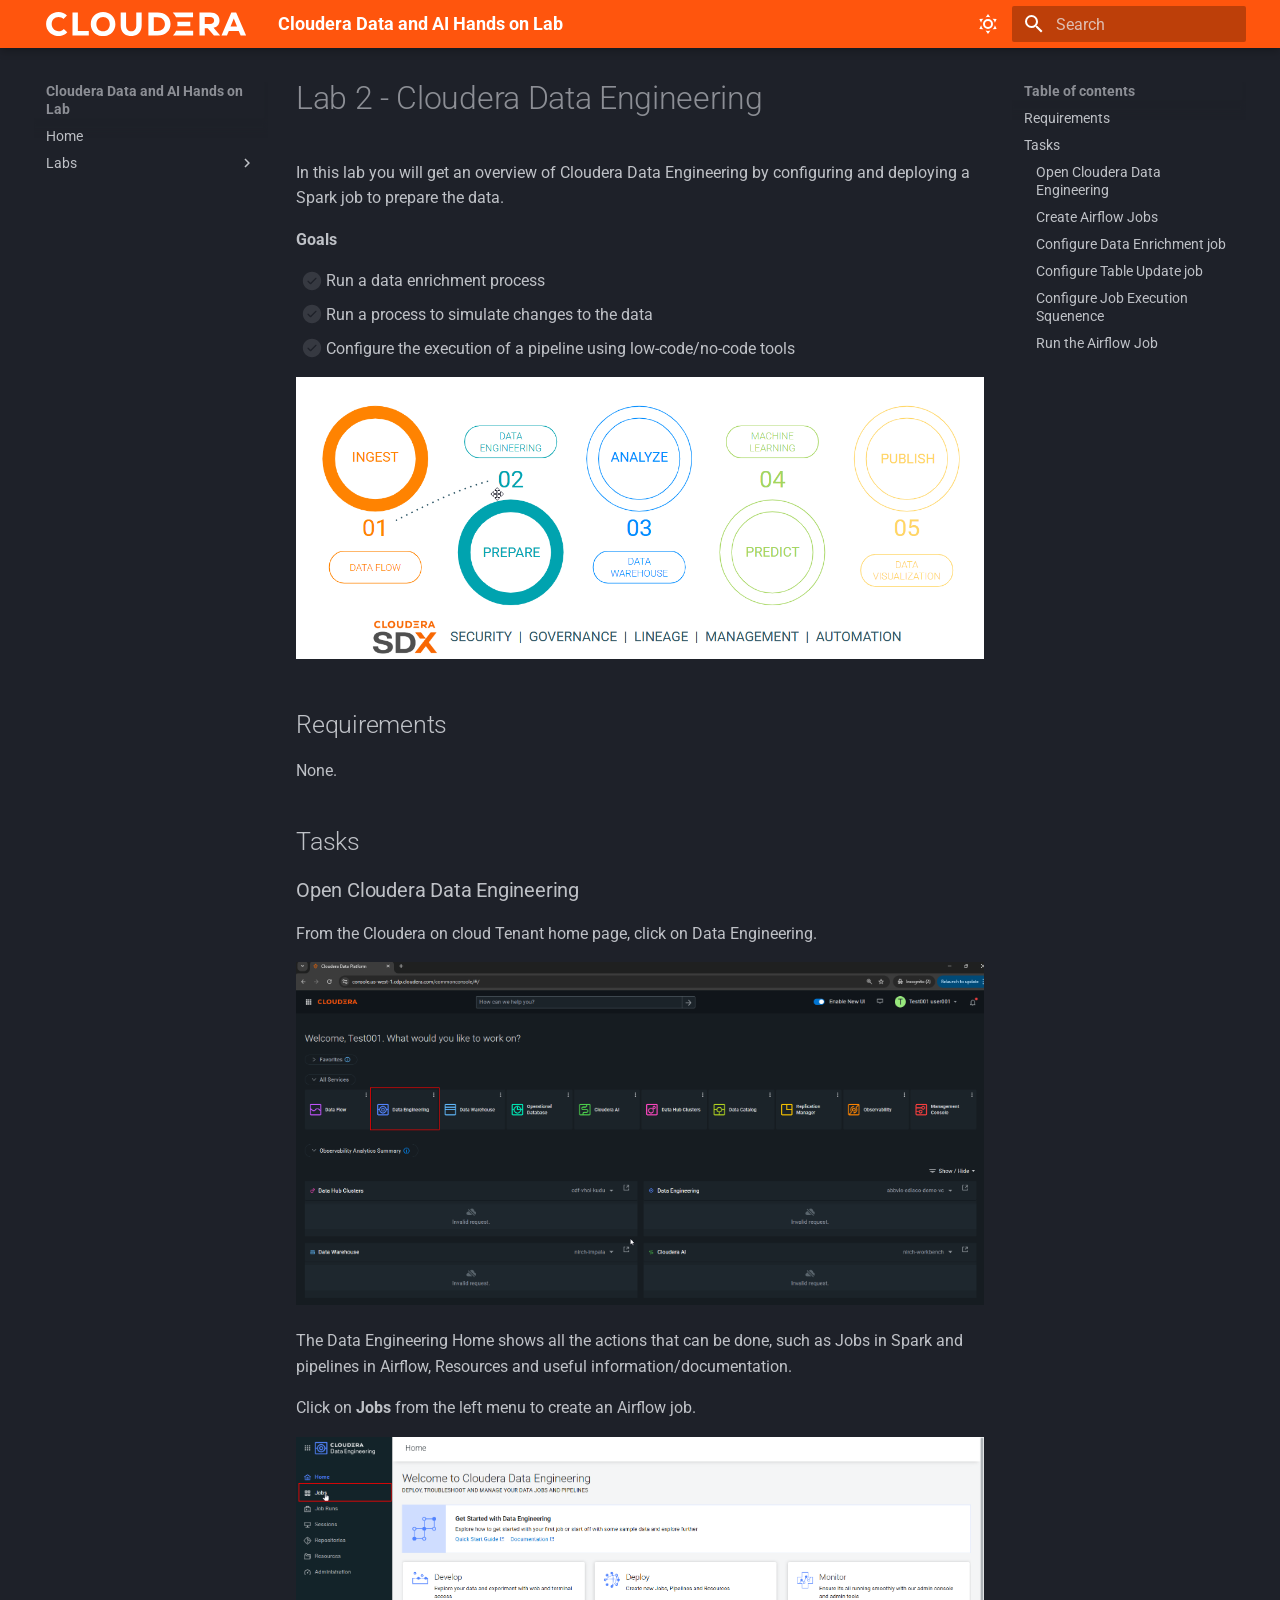
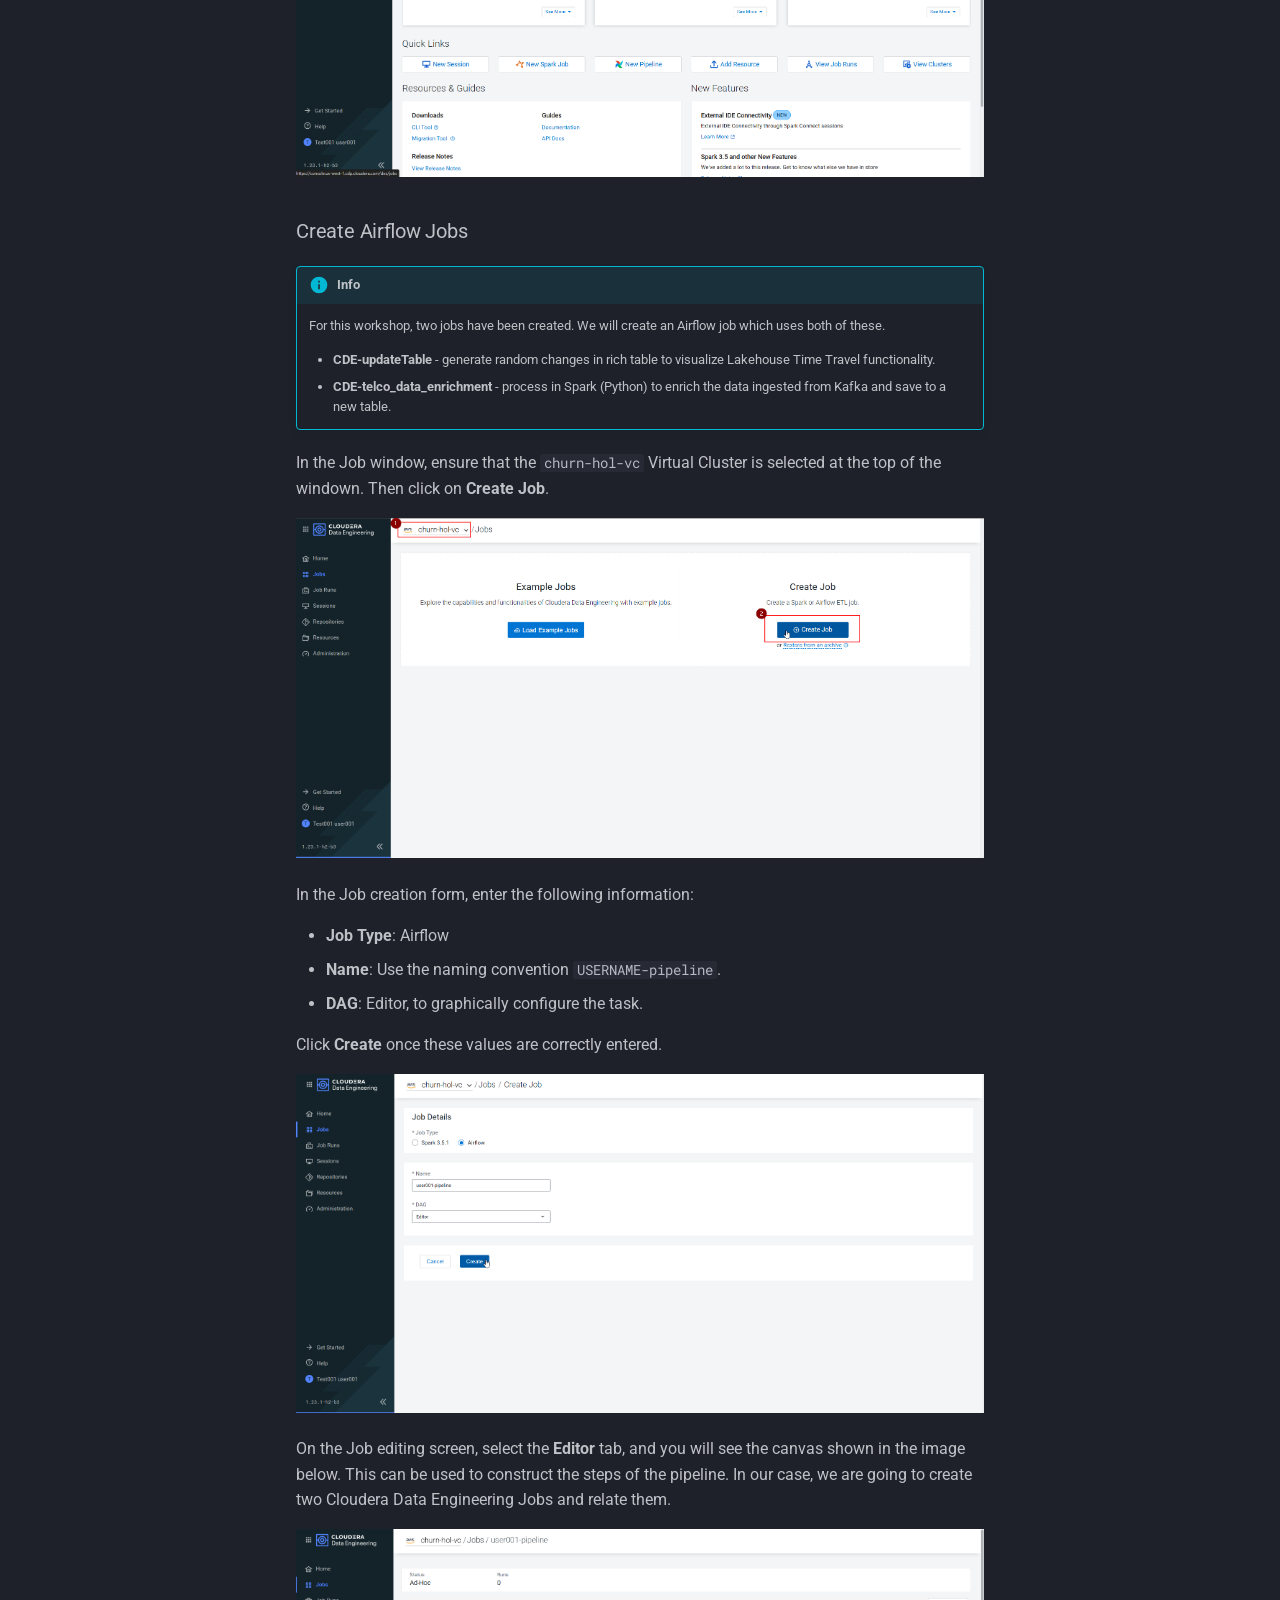
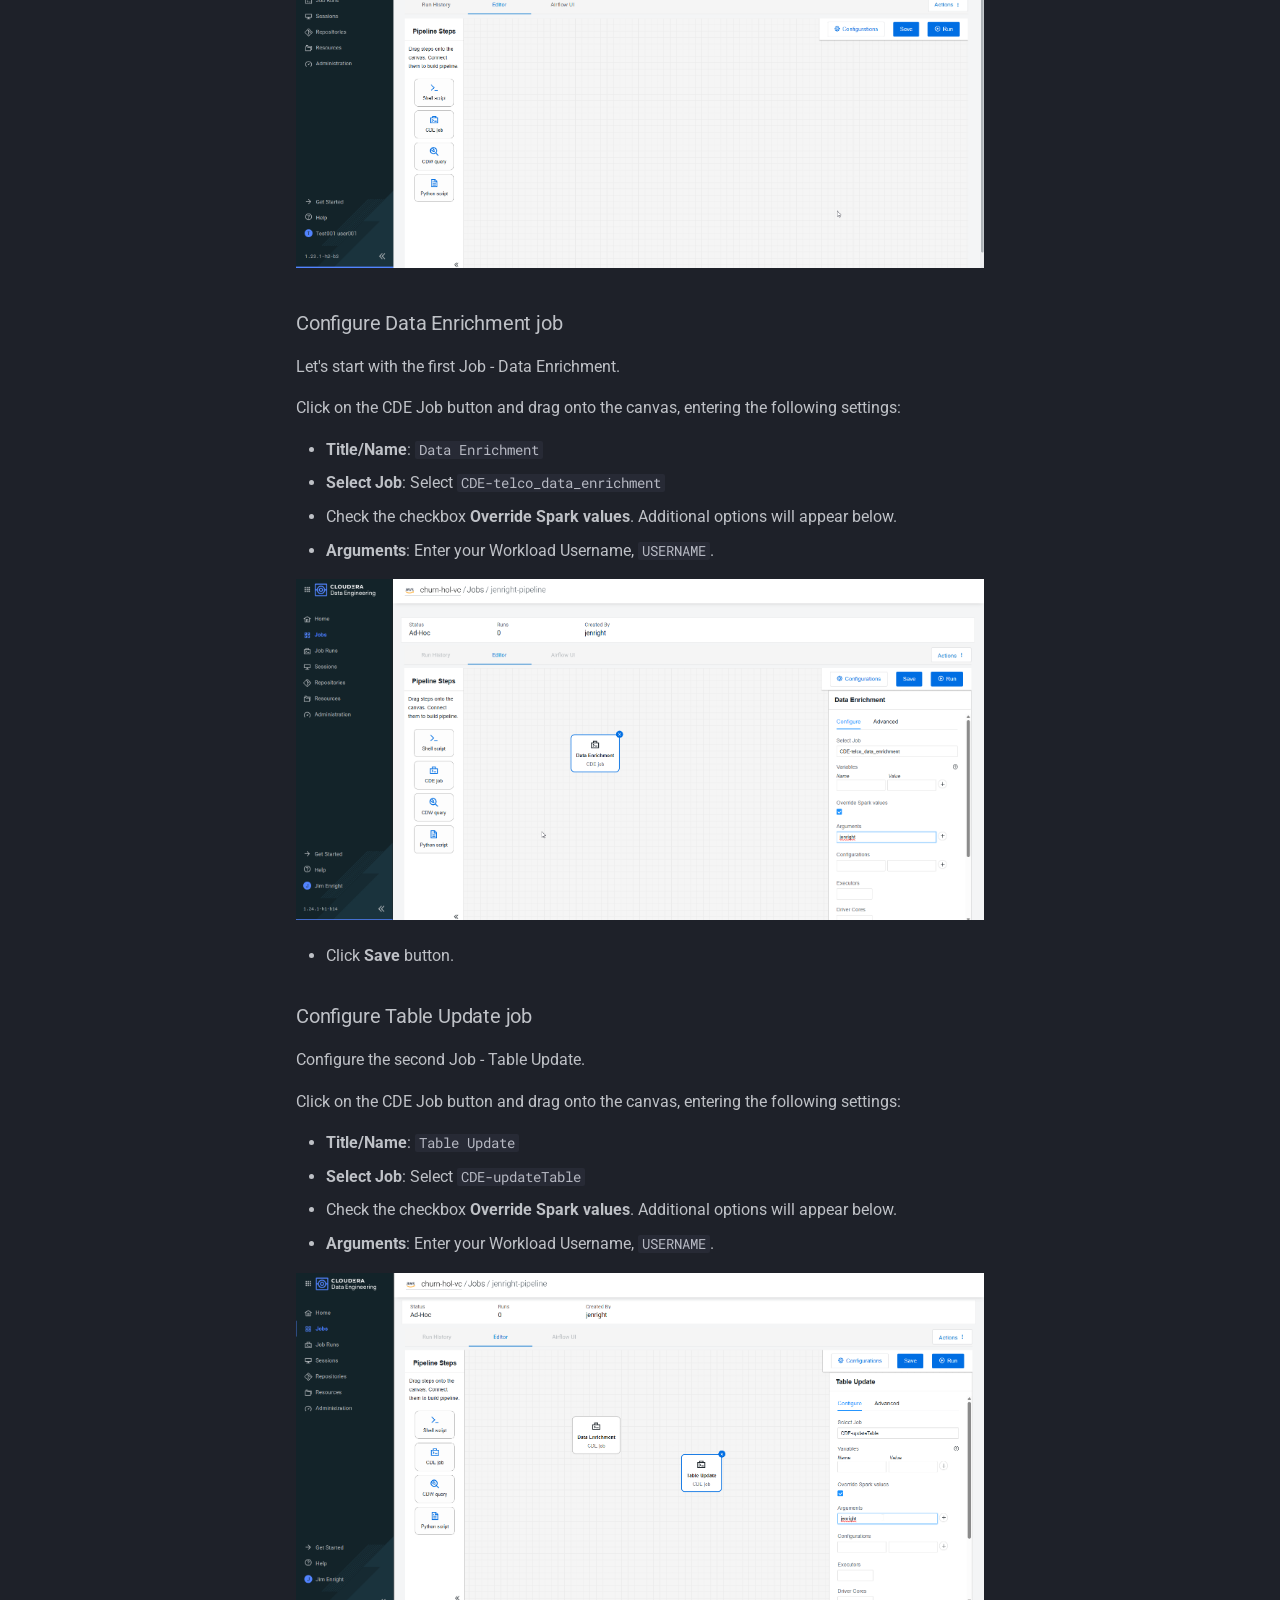
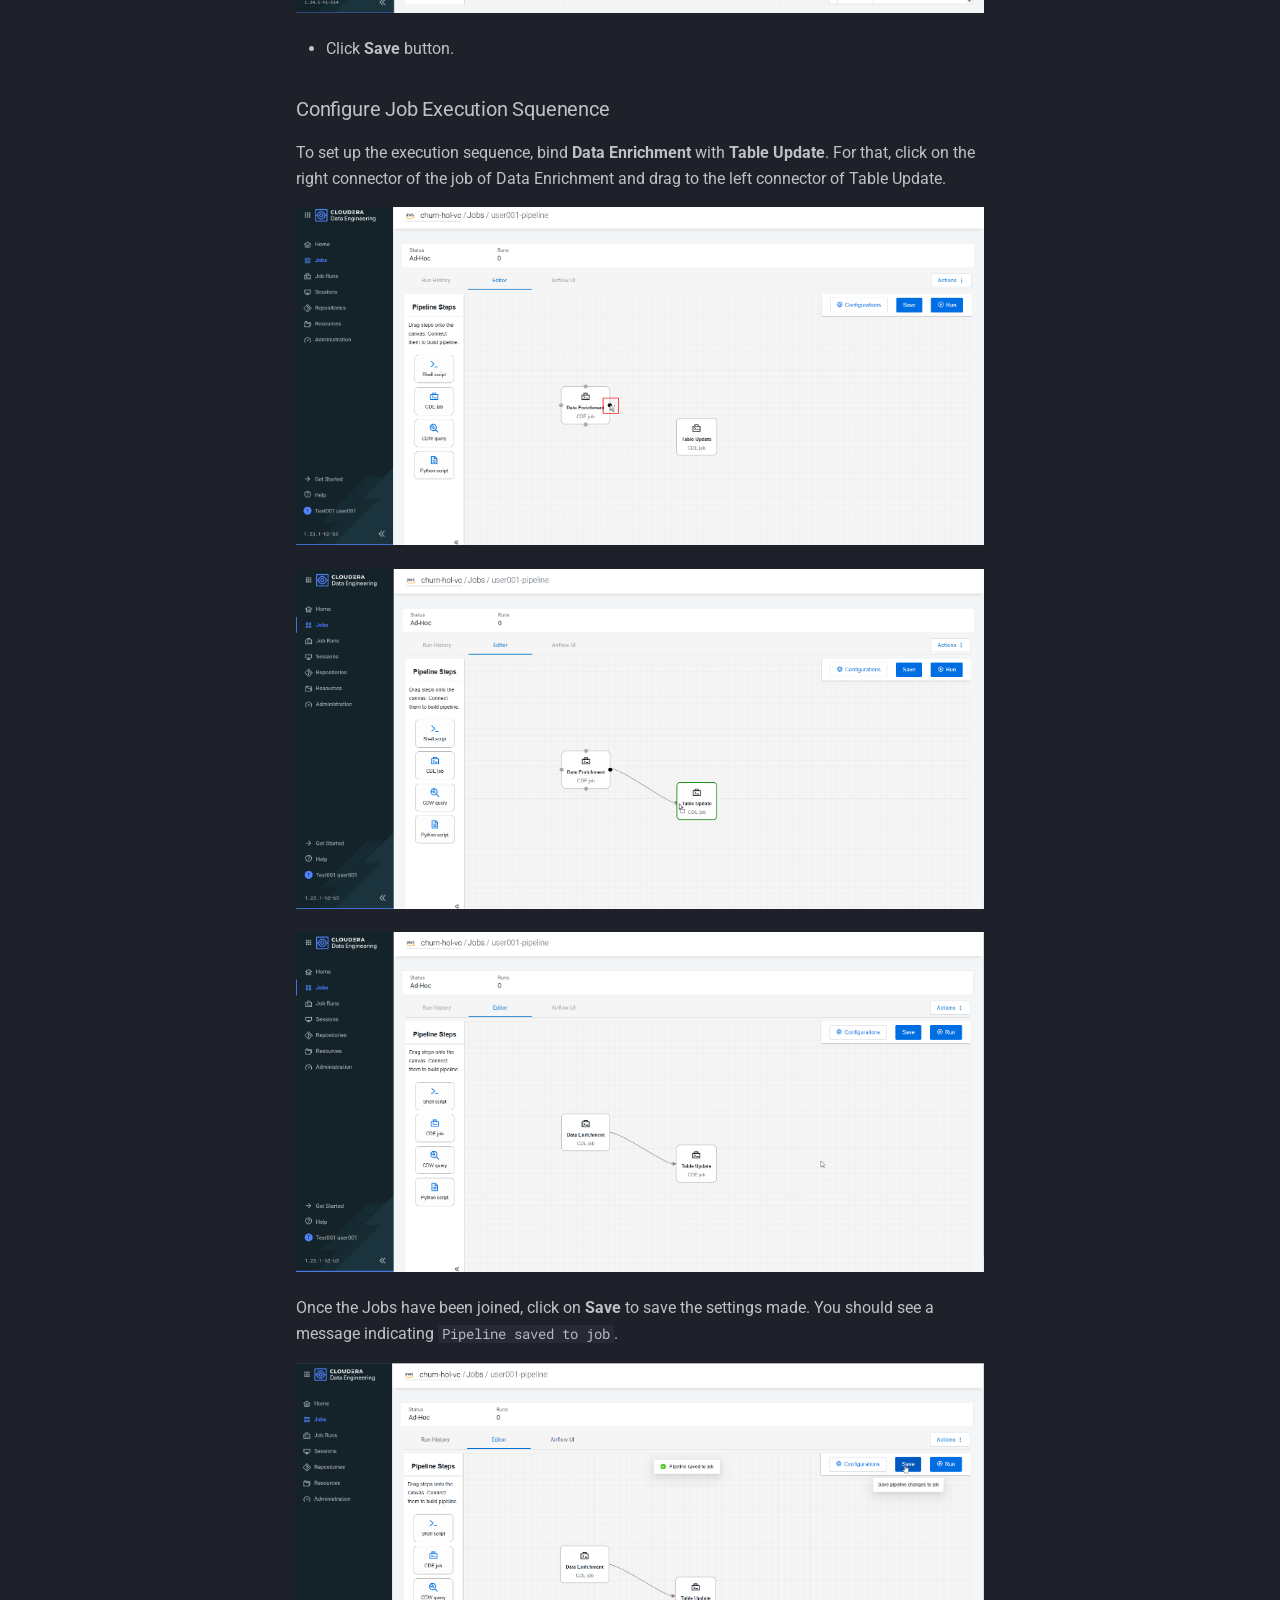
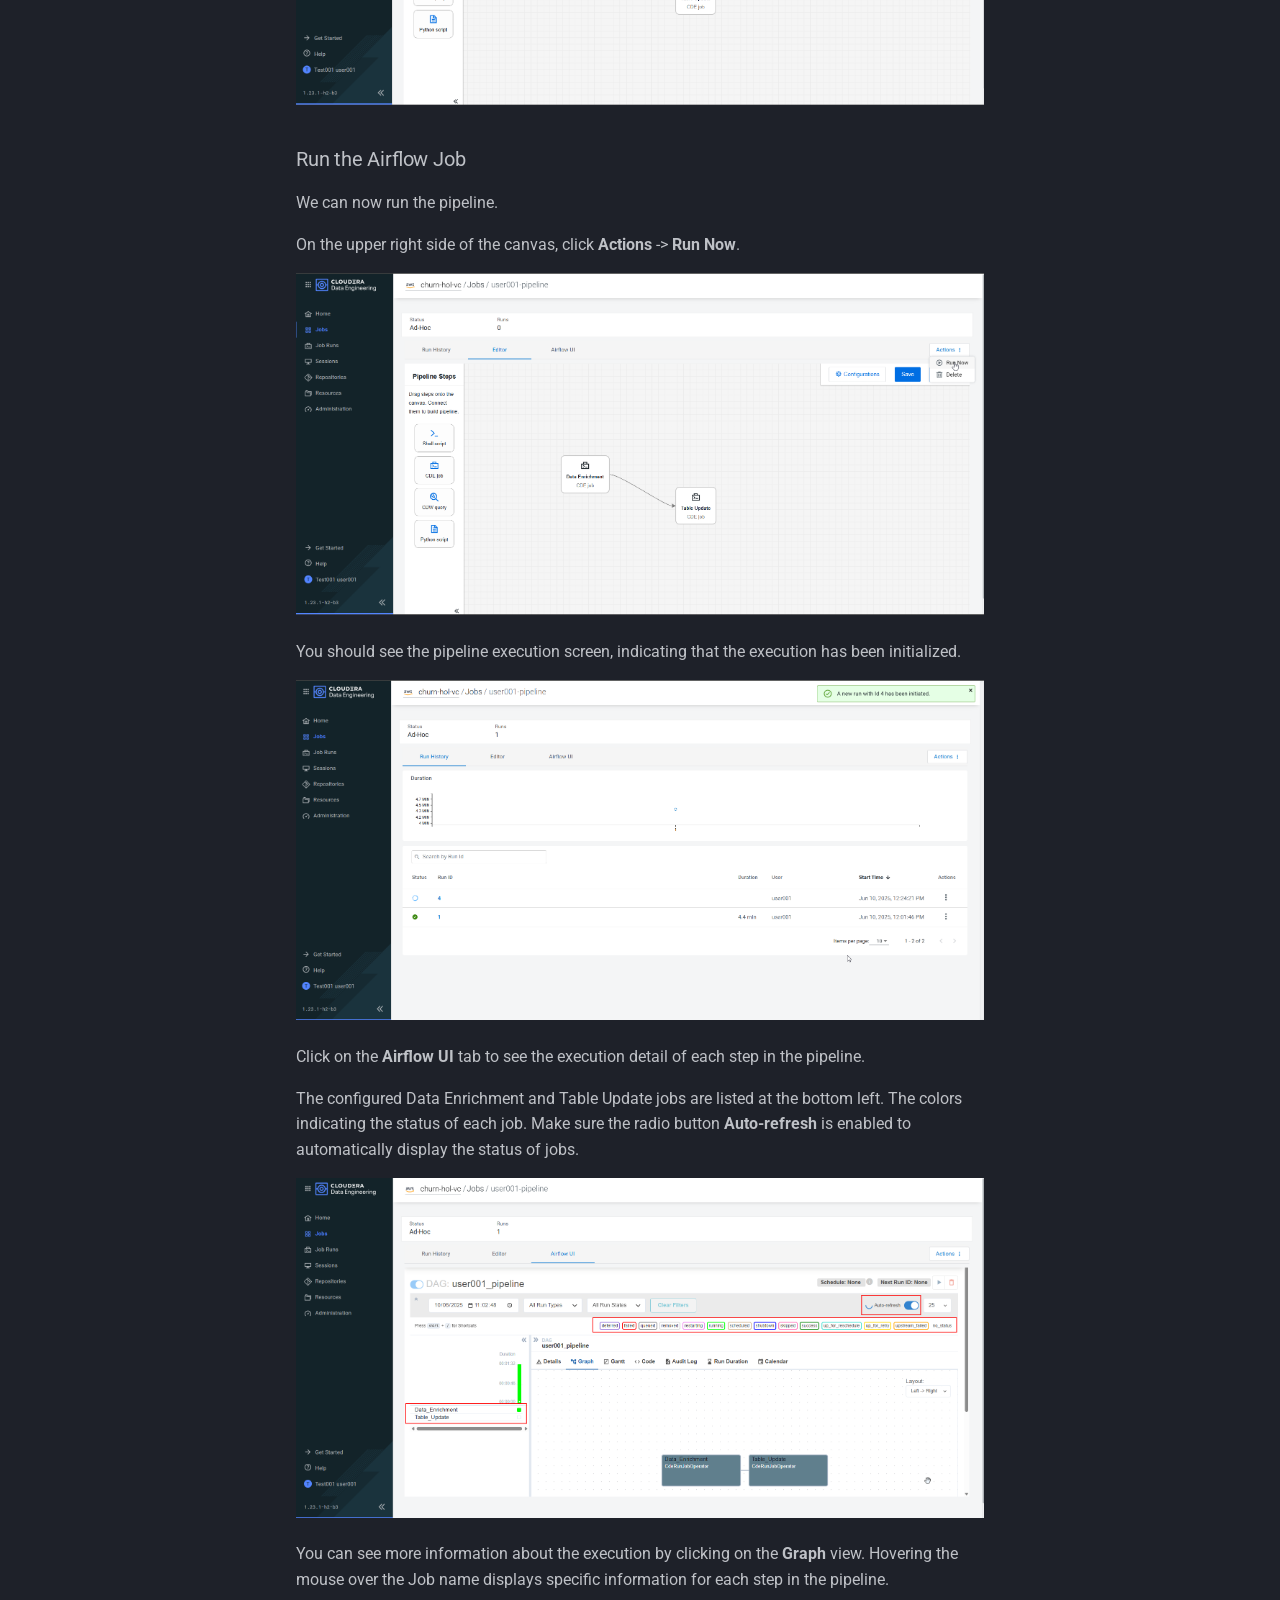
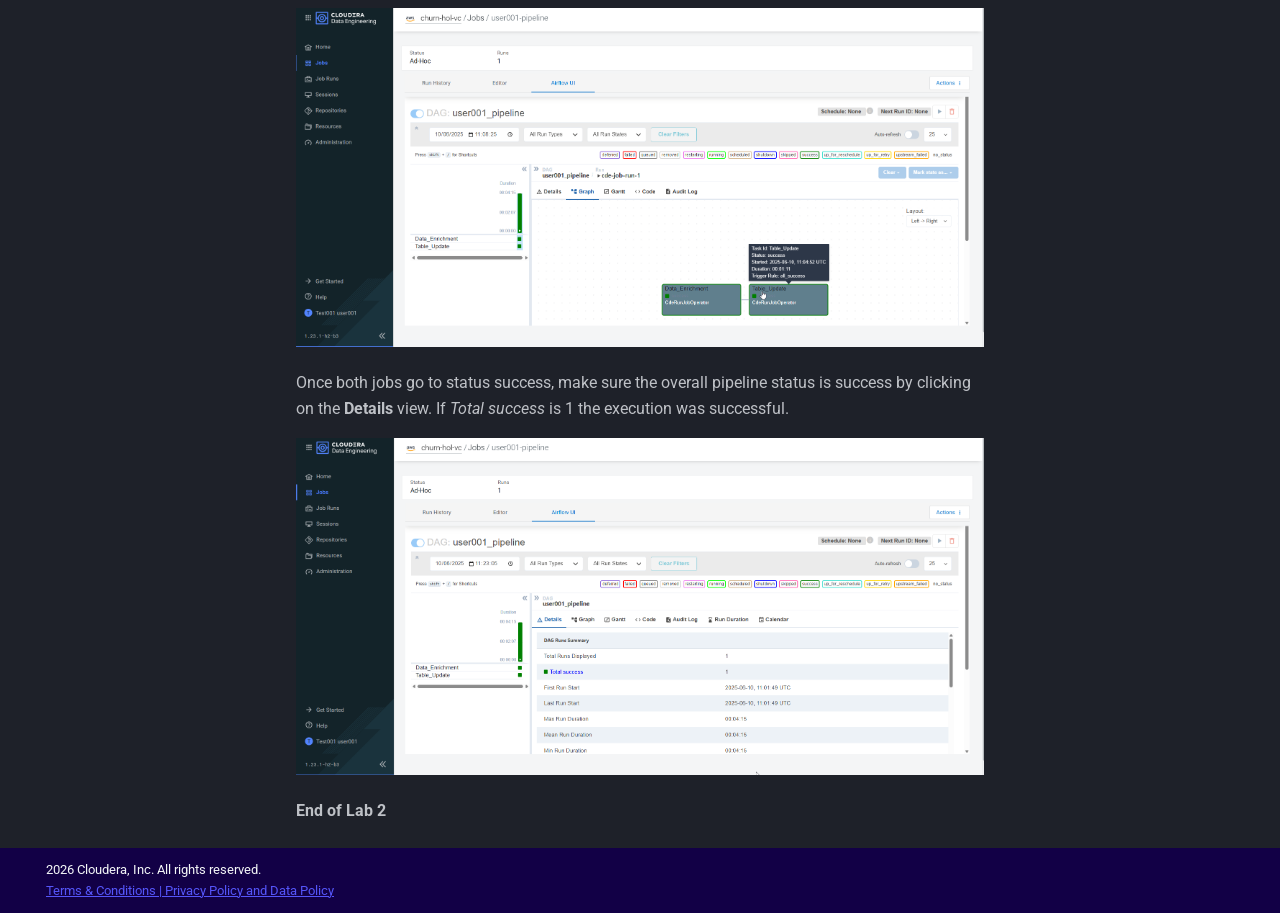
<file: labs/lab2-cde/index.html>
<!DOCTYPE html><html lang="en" class="no-js"><head>
    
      <meta charset="utf-8">
      <meta name="viewport" content="width=device-width,initial-scale=1">
      
      
        <meta name="author" content="Cloudera">
      
      
      
      
      
        
      
      
      <link rel="icon" href="../../assets/images/favicon.ico">
      <meta name="generator" content="mkdocs-1.6.1, mkdocs-material-9.7.6">
    
    
      
        <title>Lab 2 - Cloudera Data Engineering - Cloudera Data and AI Hands on Lab</title>
      
    
    
      <link rel="stylesheet" href="../../assets/stylesheets/main.484c7ddc.min.css">
      
        
        <link rel="stylesheet" href="../../assets/stylesheets/palette.ab4e12ef.min.css">
      
      


    
    
      
    
    
      
        
        
        <link rel="preconnect" href="https://fonts.gstatic.com" crossorigin="">
        <link rel="stylesheet" href="https://fonts.googleapis.com/css?family=Roboto:300,300i,400,400i,700,700i%7CRoboto+Mono:400,400i,700,700i&amp;display=fallback">
        <style>:root{--md-text-font:"Roboto";--md-code-font:"Roboto Mono"}</style>
      
    
    
      <link rel="stylesheet" href="../../assets/stylesheets/extra.css">
    
    <script>__md_scope=new URL("../..",location),__md_hash=e=>[...e].reduce(((e,_)=>(e<<5)-e+_.charCodeAt(0)),0),__md_get=(e,_=localStorage,t=__md_scope)=>JSON.parse(_.getItem(t.pathname+"."+e)),__md_set=(e,_,t=localStorage,a=__md_scope)=>{try{t.setItem(a.pathname+"."+e,JSON.stringify(_))}catch(e){}}</script>
    
      

    
    
  <link href="../../assets/stylesheets/glightbox.min.css" rel="stylesheet"><script src="../../assets/javascripts/glightbox.min.js"></script><style id="glightbox-style">
            html.glightbox-open { overflow: initial; height: 100%; }
            .gslide-title { margin-top: 0px; user-select: text; }
            .gslide-desc { color: #666; user-select: text; }
            .gslide-image img { background: white; }
            .gscrollbar-fixer { padding-right: 15px; }
            .gdesc-inner { font-size: 0.75rem; }
            body[data-md-color-scheme="slate"] .gdesc-inner { background: var(--md-default-bg-color); }
            body[data-md-color-scheme="slate"] .gslide-title { color: var(--md-default-fg-color); }
            body[data-md-color-scheme="slate"] .gslide-desc { color: var(--md-default-fg-color); }
        </style></head>
  
  
    
    
      
    
    
    
    
    <body dir="ltr" data-md-color-scheme="slate" data-md-color-primary="custom" data-md-color-accent="custom">
  
    
    <input class="md-toggle" data-md-toggle="drawer" type="checkbox" id="__drawer" autocomplete="off">
    <input class="md-toggle" data-md-toggle="search" type="checkbox" id="__search" autocomplete="off">
    <label class="md-overlay" for="__drawer"></label>
    <div data-md-component="skip">
      
        
        <a href="#lab-2-cloudera-data-engineering" class="md-skip">
          Skip to content
        </a>
      
    </div>
    <div data-md-component="announce">
      
    </div>
    
    
      

  

<header class="md-header md-header--shadow" data-md-component="header">
  <nav class="md-header__inner md-grid" aria-label="Header">
    <a href="../../index.html" title="Cloudera Data and AI Hands on Lab" class="md-header__button md-logo" aria-label="Cloudera Data and AI Hands on Lab" data-md-component="logo">
      
  <img src="../../assets/images/logo-cloudera-white.svg" alt="logo">

    </a>
    <label class="md-header__button md-icon" for="__drawer">
      
      <svg xmlns="http://www.w3.org/2000/svg" viewBox="0 0 24 24"><path d="M3 6h18v2H3zm0 5h18v2H3zm0 5h18v2H3z"></path></svg>
    </label>
    <div class="md-header__title" data-md-component="header-title">
      <div class="md-header__ellipsis">
        <div class="md-header__topic">
          <span class="md-ellipsis">
            Cloudera Data and AI Hands on Lab
          </span>
        </div>
        <div class="md-header__topic" data-md-component="header-topic">
          <span class="md-ellipsis">
            
              Lab 2 - Cloudera Data Engineering
            
          </span>
        </div>
      </div>
    </div>
    
      
        <form class="md-header__option" data-md-component="palette">
  
    
    
    
    <input class="md-option" data-md-color-media="" data-md-color-scheme="slate" data-md-color-primary="custom" data-md-color-accent="custom" aria-label="Switch to light mode" type="radio" name="__palette" id="__palette_0">
    
      <label class="md-header__button md-icon" title="Switch to light mode" for="__palette_1" hidden="">
        <svg xmlns="http://www.w3.org/2000/svg" viewBox="0 0 24 24"><path d="M12 7a5 5 0 0 1 5 5 5 5 0 0 1-5 5 5 5 0 0 1-5-5 5 5 0 0 1 5-5m0 2a3 3 0 0 0-3 3 3 3 0 0 0 3 3 3 3 0 0 0 3-3 3 3 0 0 0-3-3m0-7 2.39 3.42C13.65 5.15 12.84 5 12 5s-1.65.15-2.39.42zM3.34 7l4.16-.35A7.2 7.2 0 0 0 5.94 8.5c-.44.74-.69 1.5-.83 2.29zm.02 10 1.76-3.77a7.131 7.131 0 0 0 2.38 4.14zM20.65 7l-1.77 3.79a7.02 7.02 0 0 0-2.38-4.15zm-.01 10-4.14.36c.59-.51 1.12-1.14 1.54-1.86.42-.73.69-1.5.83-2.29zM12 22l-2.41-3.44c.74.27 1.55.44 2.41.44.82 0 1.63-.17 2.37-.44z"></path></svg>
      </label>
    
  
    
    
    
    <input class="md-option" data-md-color-media="" data-md-color-scheme="default" data-md-color-primary="custom" data-md-color-accent="custom" aria-label="Switch to dark mode" type="radio" name="__palette" id="__palette_1">
    
      <label class="md-header__button md-icon" title="Switch to dark mode" for="__palette_0" hidden="">
        <svg xmlns="http://www.w3.org/2000/svg" viewBox="0 0 24 24"><path d="m17.75 4.09-2.53 1.94.91 3.06-2.63-1.81-2.63 1.81.91-3.06-2.53-1.94L12.44 4l1.06-3 1.06 3zm3.5 6.91-1.64 1.25.59 1.98-1.7-1.17-1.7 1.17.59-1.98L15.75 11l2.06-.05L18.5 9l.69 1.95zm-2.28 4.95c.83-.08 1.72 1.1 1.19 1.85-.32.45-.66.87-1.08 1.27C15.17 23 8.84 23 4.94 19.07c-3.91-3.9-3.91-10.24 0-14.14.4-.4.82-.76 1.27-1.08.75-.53 1.93.36 1.85 1.19-.27 2.86.69 5.83 2.89 8.02a9.96 9.96 0 0 0 8.02 2.89m-1.64 2.02a12.08 12.08 0 0 1-7.8-3.47c-2.17-2.19-3.33-5-3.49-7.82-2.81 3.14-2.7 7.96.31 10.98 3.02 3.01 7.84 3.12 10.98.31"></path></svg>
      </label>
    
  
</form>
      
    
    
      <script>var palette=__md_get("__palette");if(palette&&palette.color){if("(prefers-color-scheme)"===palette.color.media){var media=matchMedia("(prefers-color-scheme: light)"),input=document.querySelector(media.matches?"[data-md-color-media='(prefers-color-scheme: light)']":"[data-md-color-media='(prefers-color-scheme: dark)']");palette.color.media=input.getAttribute("data-md-color-media"),palette.color.scheme=input.getAttribute("data-md-color-scheme"),palette.color.primary=input.getAttribute("data-md-color-primary"),palette.color.accent=input.getAttribute("data-md-color-accent")}for(var[key,value]of Object.entries(palette.color))document.body.setAttribute("data-md-color-"+key,value)}</script>
    
    
    
      
      
        <label class="md-header__button md-icon" for="__search">
          
          <svg xmlns="http://www.w3.org/2000/svg" viewBox="0 0 24 24"><path d="M9.5 3A6.5 6.5 0 0 1 16 9.5c0 1.61-.59 3.09-1.56 4.23l.27.27h.79l5 5-1.5 1.5-5-5v-.79l-.27-.27A6.52 6.52 0 0 1 9.5 16 6.5 6.5 0 0 1 3 9.5 6.5 6.5 0 0 1 9.5 3m0 2C7 5 5 7 5 9.5S7 14 9.5 14 14 12 14 9.5 12 5 9.5 5"></path></svg>
        </label>
        <div class="md-search" data-md-component="search" role="dialog">
  <label class="md-search__overlay" for="__search"></label>
  <div class="md-search__inner" role="search">
    <form class="md-search__form" name="search">
      <input type="text" class="md-search__input" name="query" aria-label="Search" placeholder="Search" autocapitalize="off" autocorrect="off" autocomplete="off" spellcheck="false" data-md-component="search-query" required="">
      <label class="md-search__icon md-icon" for="__search">
        
        <svg xmlns="http://www.w3.org/2000/svg" viewBox="0 0 24 24"><path d="M9.5 3A6.5 6.5 0 0 1 16 9.5c0 1.61-.59 3.09-1.56 4.23l.27.27h.79l5 5-1.5 1.5-5-5v-.79l-.27-.27A6.52 6.52 0 0 1 9.5 16 6.5 6.5 0 0 1 3 9.5 6.5 6.5 0 0 1 9.5 3m0 2C7 5 5 7 5 9.5S7 14 9.5 14 14 12 14 9.5 12 5 9.5 5"></path></svg>
        
        <svg xmlns="http://www.w3.org/2000/svg" viewBox="0 0 24 24"><path d="M20 11v2H8l5.5 5.5-1.42 1.42L4.16 12l7.92-7.92L13.5 5.5 8 11z"></path></svg>
      </label>
      <nav class="md-search__options" aria-label="Search">
        
        <button type="reset" class="md-search__icon md-icon" title="Clear" aria-label="Clear" tabindex="-1">
          
          <svg xmlns="http://www.w3.org/2000/svg" viewBox="0 0 24 24"><path d="M19 6.41 17.59 5 12 10.59 6.41 5 5 6.41 10.59 12 5 17.59 6.41 19 12 13.41 17.59 19 19 17.59 13.41 12z"></path></svg>
        </button>
      </nav>
      
    </form>
    <div class="md-search__output">
      <div class="md-search__scrollwrap" tabindex="0" data-md-scrollfix="">
        <div class="md-search-result" data-md-component="search-result">
          <div class="md-search-result__meta">
            Initializing search
          </div>
          <ol class="md-search-result__list" role="presentation"></ol>
        </div>
      </div>
    </div>
  </div>
</div>
      
    
    
  </nav>
  
</header>
    
    <div class="md-container" data-md-component="container">
      
      
        
          
        
      
      <main class="md-main" data-md-component="main">
        <div class="md-main__inner md-grid">
          
            
              
              <div class="md-sidebar md-sidebar--primary" data-md-component="sidebar" data-md-type="navigation">
                <div class="md-sidebar__scrollwrap">
                  <div class="md-sidebar__inner">
                    



<nav class="md-nav md-nav--primary" aria-label="Navigation" data-md-level="0">
  <label class="md-nav__title" for="__drawer">
    <a href="../../index.html" title="Cloudera Data and AI Hands on Lab" class="md-nav__button md-logo" aria-label="Cloudera Data and AI Hands on Lab" data-md-component="logo">
      
  <img src="../../assets/images/logo-cloudera-white.svg" alt="logo">

    </a>
    Cloudera Data and AI Hands on Lab
  </label>
  
  <ul class="md-nav__list" data-md-scrollfix="">
    
      
      
  
  
  
  
    <li class="md-nav__item">
      <a href="../../index.html" class="md-nav__link">
        
  
  
  <span class="md-ellipsis">
    
  
    Home
  

    
  </span>
  
  

      </a>
    </li>
  

    
      
      
  
  
  
  
    
    
    
    
    
    <li class="md-nav__item md-nav__item--nested">
      
        
        
        <input class="md-nav__toggle md-toggle " type="checkbox" id="__nav_2">
        
          
          <label class="md-nav__link" for="__nav_2" id="__nav_2_label" tabindex="0">
            
  
  
  <span class="md-ellipsis">
    
  
    Labs
  

    
  </span>
  
  

            <span class="md-nav__icon md-icon"></span>
          </label>
        
        <nav class="md-nav" data-md-level="1" aria-labelledby="__nav_2_label" aria-expanded="false">
          <label class="md-nav__title" for="__nav_2">
            <span class="md-nav__icon md-icon"></span>
            
  
    Labs
  

          </label>
          <ul class="md-nav__list" data-md-scrollfix="">
            
              
                
  
  
  
  
    <li class="md-nav__item">
      <a href="../lab3-cdw/index.html" class="md-nav__link">
        
  
  
  <span class="md-ellipsis">
    
  
    Day 1 - Cloudera Data Lakehouse
  

    
  </span>
  
  

      </a>
    </li>
  

              
            
              
                
  
  
  
  
    <li class="md-nav__item">
      <a href="../lab4-cai/index.html" class="md-nav__link">
        
  
  
  <span class="md-ellipsis">
    
  
    Day 2 - Cloudera AI
  

    
  </span>
  
  

      </a>
    </li>
  

              
            
              
                
  
  
  
  
    <li class="md-nav__item">
      <a href="../lab5-dataviz/index.html" class="md-nav__link">
        
  
  
  <span class="md-ellipsis">
    
  
    Day 3 - Cloudera Data Federation
  

    
  </span>
  
  

      </a>
    </li>
  

              
            
          </ul>
        </nav>
      
    </li>
  

    
  </ul>
</nav>
                  </div>
                </div>
              </div>
            
            
              
              <div class="md-sidebar md-sidebar--secondary" data-md-component="sidebar" data-md-type="toc">
                <div class="md-sidebar__scrollwrap">
                  <div class="md-sidebar__inner">
                    

<nav class="md-nav md-nav--secondary" aria-label="Table of contents">
  
  
  
    
  
  
    <label class="md-nav__title" for="__toc">
      <span class="md-nav__icon md-icon"></span>
      Table of contents
    </label>
    <ul class="md-nav__list" data-md-component="toc" data-md-scrollfix="">
      
        <li class="md-nav__item">
  <a href="#requirements" class="md-nav__link">
    <span class="md-ellipsis">
      
        Requirements
      
    </span>
  </a>
  
</li>
      
        <li class="md-nav__item">
  <a href="#tasks" class="md-nav__link">
    <span class="md-ellipsis">
      
        Tasks
      
    </span>
  </a>
  
    <nav class="md-nav" aria-label="Tasks">
      <ul class="md-nav__list">
        
          <li class="md-nav__item">
  <a href="#open-cloudera-data-engineering" class="md-nav__link">
    <span class="md-ellipsis">
      
        Open Cloudera Data Engineering
      
    </span>
  </a>
  
</li>
        
          <li class="md-nav__item">
  <a href="#create-airflow-jobs" class="md-nav__link">
    <span class="md-ellipsis">
      
        Create Airflow Jobs
      
    </span>
  </a>
  
</li>
        
          <li class="md-nav__item">
  <a href="#configure-data-enrichment-job" class="md-nav__link">
    <span class="md-ellipsis">
      
        Configure Data Enrichment job
      
    </span>
  </a>
  
</li>
        
          <li class="md-nav__item">
  <a href="#configure-table-update-job" class="md-nav__link">
    <span class="md-ellipsis">
      
        Configure Table Update job
      
    </span>
  </a>
  
</li>
        
          <li class="md-nav__item">
  <a href="#configure-job-execution-squenence" class="md-nav__link">
    <span class="md-ellipsis">
      
        Configure Job Execution Squenence
      
    </span>
  </a>
  
</li>
        
          <li class="md-nav__item">
  <a href="#run-the-airflow-job" class="md-nav__link">
    <span class="md-ellipsis">
      
        Run the Airflow Job
      
    </span>
  </a>
  
</li>
        
      </ul>
    </nav>
  
</li>
      
    </ul>
  
</nav>
                  </div>
                </div>
              </div>
            
          
          
            <div class="md-content" data-md-component="content">
              
              <article class="md-content__inner md-typeset">
                
                  



<h1 id="lab-2-cloudera-data-engineering">Lab 2 - Cloudera Data Engineering</h1>
<p>In this lab you will get an overview of Cloudera Data Engineering by configuring and deploying a Spark job to prepare the data.</p>
<p><strong>Goals</strong></p>
<ul class="task-list">
<li class="task-list-item"><label class="task-list-control"><input type="checkbox" disabled=""><span class="task-list-indicator"></span></label> Run a data enrichment process</li>
<li class="task-list-item"><label class="task-list-control"><input type="checkbox" disabled=""><span class="task-list-indicator"></span></label> Run a process to simulate changes to the data</li>
<li class="task-list-item"><label class="task-list-control"><input type="checkbox" disabled=""><span class="task-list-indicator"></span></label> Configure the execution of a pipeline using low-code/no-code tools</li>
</ul>
<p><a class="glightbox" data-type="image" data-width="auto" data-height="auto" href="lab2_cde.png" data-desc-position="bottom"><img alt="Lab 2" src="lab2_cde.png"></a></p>
<h2 id="requirements">Requirements</h2>
<p>None.</p>
<h2 id="tasks">Tasks</h2>
<h3 id="open-cloudera-data-engineering">Open Cloudera Data Engineering</h3>
<p>From the Cloudera on cloud Tenant home page, click on Data Engineering.</p>
<p><a class="glightbox" data-type="image" data-width="auto" data-height="auto" href="cloudera_on_cloud_tenant_home.png" data-desc-position="bottom"><img alt="Cloudera on Cloud Tenant Home" src="cloudera_on_cloud_tenant_home.png"></a></p>
<p>The Data Engineering Home shows all the actions that can be done, such as Jobs in Spark and pipelines in Airflow, Resources and useful information/documentation.</p>
<p>Click on <strong>Jobs</strong> from the left menu to create an Airflow job.</p>
<p><a class="glightbox" data-type="image" data-width="auto" data-height="auto" href="cde_home_page.png" data-desc-position="bottom"><img alt="Cloudera Data Engineering" src="cde_home_page.png"></a></p>
<h3 id="create-airflow-jobs">Create Airflow Jobs</h3>
<div class="admonition info">
<p class="admonition-title">Info</p>
<p>For this workshop, two jobs have been created. We will create an Airflow job which uses both of these.</p>
<ul>
<li><strong>CDE-updateTable</strong> - generate random changes in rich table to visualize Lakehouse Time Travel functionality.</li>
<li><strong>CDE-telco_data_enrichment</strong> - process in Spark (Python) to enrich the data ingested from Kafka and save to a new table.</li>
</ul>
</div>
<p>In the Job window, ensure that the <code>churn-hol-vc</code> Virtual Cluster is selected at the top of the windown. Then click on <strong>Create Job</strong>.</p>
<p><a class="glightbox" data-type="image" data-width="auto" data-height="auto" href="cde_create_job.png" data-desc-position="bottom"><img alt="Cloudera Data Engineering Create Job" src="cde_create_job.png"></a></p>
<p>In the Job creation form, enter the following information:</p>
<ul>
<li><strong>Job Type</strong>: Airflow</li>
<li><strong>Name</strong>: Use the naming convention <code>USERNAME-pipeline</code>.</li>
<li><strong>DAG</strong>: Editor, to graphically configure the task.</li>
</ul>
<p>Click <strong>Create</strong> once these values are correctly entered.</p>
<p><a class="glightbox" data-type="image" data-width="auto" data-height="auto" href="cde_save_job.png" data-desc-position="bottom"><img alt="Cloudera Data Engineering Save Job" src="cde_save_job.png"></a></p>
<p>On the Job editing screen, select the <strong>Editor</strong> tab, and you will see the canvas shown in the image below. This can be used to construct the steps of the pipeline. In our case, we are going to create two Cloudera Data Engineering Jobs and relate them.</p>
<p><a class="glightbox" data-type="image" data-width="auto" data-height="auto" href="cde_job_canvas.png" data-desc-position="bottom"><img alt="Cloudera Data Job Editor Canvas" src="cde_job_canvas.png"></a></p>
<h3 id="configure-data-enrichment-job">Configure Data Enrichment job</h3>
<p>Let's start with the first Job - Data Enrichment.</p>
<p>Click on the CDE Job button and drag onto the canvas, entering the following settings:</p>
<ul>
<li><strong>Title/Name</strong>: <code>Data Enrichment</code></li>
<li><strong>Select Job</strong>: Select <code>CDE-telco_data_enrichment</code></li>
<li>Check the checkbox <strong>Override Spark values</strong>. Additional options will appear below.</li>
<li><strong>Arguments</strong>: Enter your Workload Username, <code>USERNAME</code>.</li>
</ul>
<p><a class="glightbox" data-type="image" data-width="auto" data-height="auto" href="cde_add_enrichment_job.png" data-desc-position="bottom"><img alt="Add Data Enrichment Job" src="cde_add_enrichment_job.png"></a></p>
<ul>
<li>Click <strong>Save</strong> button.</li>
</ul>
<h3 id="configure-table-update-job">Configure Table Update job</h3>
<p>Configure the second Job - Table Update.</p>
<p>Click on the CDE Job button and drag onto the canvas, entering
the following settings:</p>
<ul>
<li><strong>Title/Name</strong>: <code>Table Update</code></li>
<li><strong>Select Job</strong>: Select <code>CDE-updateTable</code></li>
<li>Check the checkbox <strong>Override Spark values</strong>. Additional options will appear below.</li>
<li><strong>Arguments</strong>: Enter your Workload Username, <code>USERNAME</code>.</li>
</ul>
<p><a class="glightbox" data-type="image" data-width="auto" data-height="auto" href="cde_add_table_update_job.png" data-desc-position="bottom"><img alt="Add Table Update Job" src="cde_add_table_update_job.png"></a></p>
<ul>
<li>Click <strong>Save</strong> button.</li>
</ul>
<h3 id="configure-job-execution-squenence">Configure Job Execution Squenence</h3>
<p>To set up the execution sequence, bind <strong>Data Enrichment</strong> with <strong>Table Update</strong>. For that, click on the right connector of the job of Data Enrichment and drag to the left connector of Table
Update.</p>
<p><a class="glightbox" data-type="image" data-width="auto" data-height="auto" href="cde_job_squence_step1.png" data-desc-position="bottom"><img alt="Job Sequence Step 1" src="cde_job_squence_step1.png"></a></p>
<p><a class="glightbox" data-type="image" data-width="auto" data-height="auto" href="cde_job_squence_step2.png" data-desc-position="bottom"><img alt="Job Sequence Step 2" src="cde_job_squence_step2.png"></a></p>
<p><a class="glightbox" data-type="image" data-width="auto" data-height="auto" href="cde_job_squence_step3.png" data-desc-position="bottom"><img alt="Job Sequence Step 3" src="cde_job_squence_step3.png"></a></p>
<p>Once the Jobs have been joined, click on <strong>Save</strong> to save the settings made. You should see a message indicating <code>Pipeline saved to job</code>.</p>
<p><a class="glightbox" data-type="image" data-width="auto" data-height="auto" href="cde_save_job_sequence.png" data-desc-position="bottom"><img alt="Save Job Sequence" src="cde_save_job_sequence.png"></a></p>
<h3 id="run-the-airflow-job">Run the Airflow Job</h3>
<p>We can now run the pipeline.</p>
<p>On the upper right side of the canvas, click <strong>Actions</strong> -&gt; <strong>Run Now</strong>.</p>
<p><a class="glightbox" data-type="image" data-width="auto" data-height="auto" href="cde_run_job.png" data-desc-position="bottom"><img alt="Run Job" src="cde_run_job.png"></a></p>
<p>You should see the pipeline execution screen, indicating that the execution has been initialized.</p>
<p><a class="glightbox" data-type="image" data-width="auto" data-height="auto" href="cde_run_job_initialized.png" data-desc-position="bottom"><img alt="Run Job Initialized" src="cde_run_job_initialized.png"></a></p>
<p>Click on the <strong>Airflow UI</strong> tab to see the execution detail of each step in the pipeline.</p>
<p>The configured Data Enrichment and Table Update jobs are listed at the bottom left. The colors indicating the status of each job. Make sure the radio button <strong>Auto-refresh</strong> is enabled to automatically display the status of jobs.</p>
<p><a class="glightbox" data-type="image" data-width="auto" data-height="auto" href="cde_run_job_inspect.png" data-desc-position="bottom"><img alt="Inspect Running Job" src="cde_run_job_inspect.png"></a></p>
<p>You can see more information about the execution by clicking on the <strong>Graph</strong> view. Hovering the mouse over the Job name displays specific information for each step in the pipeline.</p>
<p><a class="glightbox" data-type="image" data-width="auto" data-height="auto" href="cde_run_job_information.png" data-desc-position="bottom"><img alt="Inspect Running Job" src="cde_run_job_information.png"></a></p>
<p>Once both jobs go to status success, make sure the overall pipeline status is success by clicking on the <strong>Details</strong> view. If <em>Total success</em> is 1 the execution was successful.</p>
<p><a class="glightbox" data-type="image" data-width="auto" data-height="auto" href="cde_run_job_success.png" data-desc-position="bottom"><img alt="Successful Job Execution" src="cde_run_job_success.png"></a></p>
<p><strong>End of Lab 2</strong></p>












                
              </article>
            </div>
          
          
<script>var target=document.getElementById(location.hash.slice(1));target&&target.name&&(target.checked=target.name.startsWith("__tabbed_"))</script>
        </div>
        
          <button type="button" class="md-top md-icon" data-md-component="top" hidden="">
  
  <svg xmlns="http://www.w3.org/2000/svg" viewBox="0 0 24 24"><path d="M13 20h-2V8l-5.5 5.5-1.42-1.42L12 4.16l7.92 7.92-1.42 1.42L13 8z"></path></svg>
  Back to top
</button>
        
      </main>
      
        <footer class="md-footer">
  
    
  
  <div class="md-footer-meta md-typeset">
    <div class="md-footer-meta__inner md-grid">
      <div class="md-copyright">
  
    <div class="md-copyright__highlight">
      2026 Cloudera, Inc. All rights reserved.<br><a href="https://www.cloudera.com/legal/terms-and-conditions.html" target="_blank">Terms &amp; Conditions | </a>  <a href="https://www.cloudera.com/legal/policies.html" target="_blank"> Privacy Policy and Data Policy</a>
    </div>
  
  
</div>
      
    </div>
  </div>
</footer>
      
    </div>
    <div class="md-dialog" data-md-component="dialog">
      <div class="md-dialog__inner md-typeset"></div>
    </div>
    
    
    
      
      
      <script id="__config" type="application/json">{"annotate": null, "base": "../..", "features": ["content.code.annotate", "content.code.copy", "navigation.footer", "navigation.top"], "search": "../../assets/javascripts/workers/search.2c215733.min.js", "tags": null, "translations": {"clipboard.copied": "Copied to clipboard", "clipboard.copy": "Copy to clipboard", "search.result.more.one": "1 more on this page", "search.result.more.other": "# more on this page", "search.result.none": "No matching documents", "search.result.one": "1 matching document", "search.result.other": "# matching documents", "search.result.placeholder": "Type to start searching", "search.result.term.missing": "Missing", "select.version": "Select version"}, "version": null}</script>
    
    
      <script src="../../assets/javascripts/bundle.79ae519e.min.js"></script>
      
        <script src="../../assets/javascripts/username-replacer.js"></script>
      
    
  
<script id="init-glightbox">const lightbox = GLightbox({"touchNavigation": true, "loop": false, "zoomable": true, "draggable": true, "openEffect": "zoom", "closeEffect": "zoom", "slideEffect": "slide"});
document$.subscribe(()=>{ lightbox.reload(); });
</script></body></html>
</file>
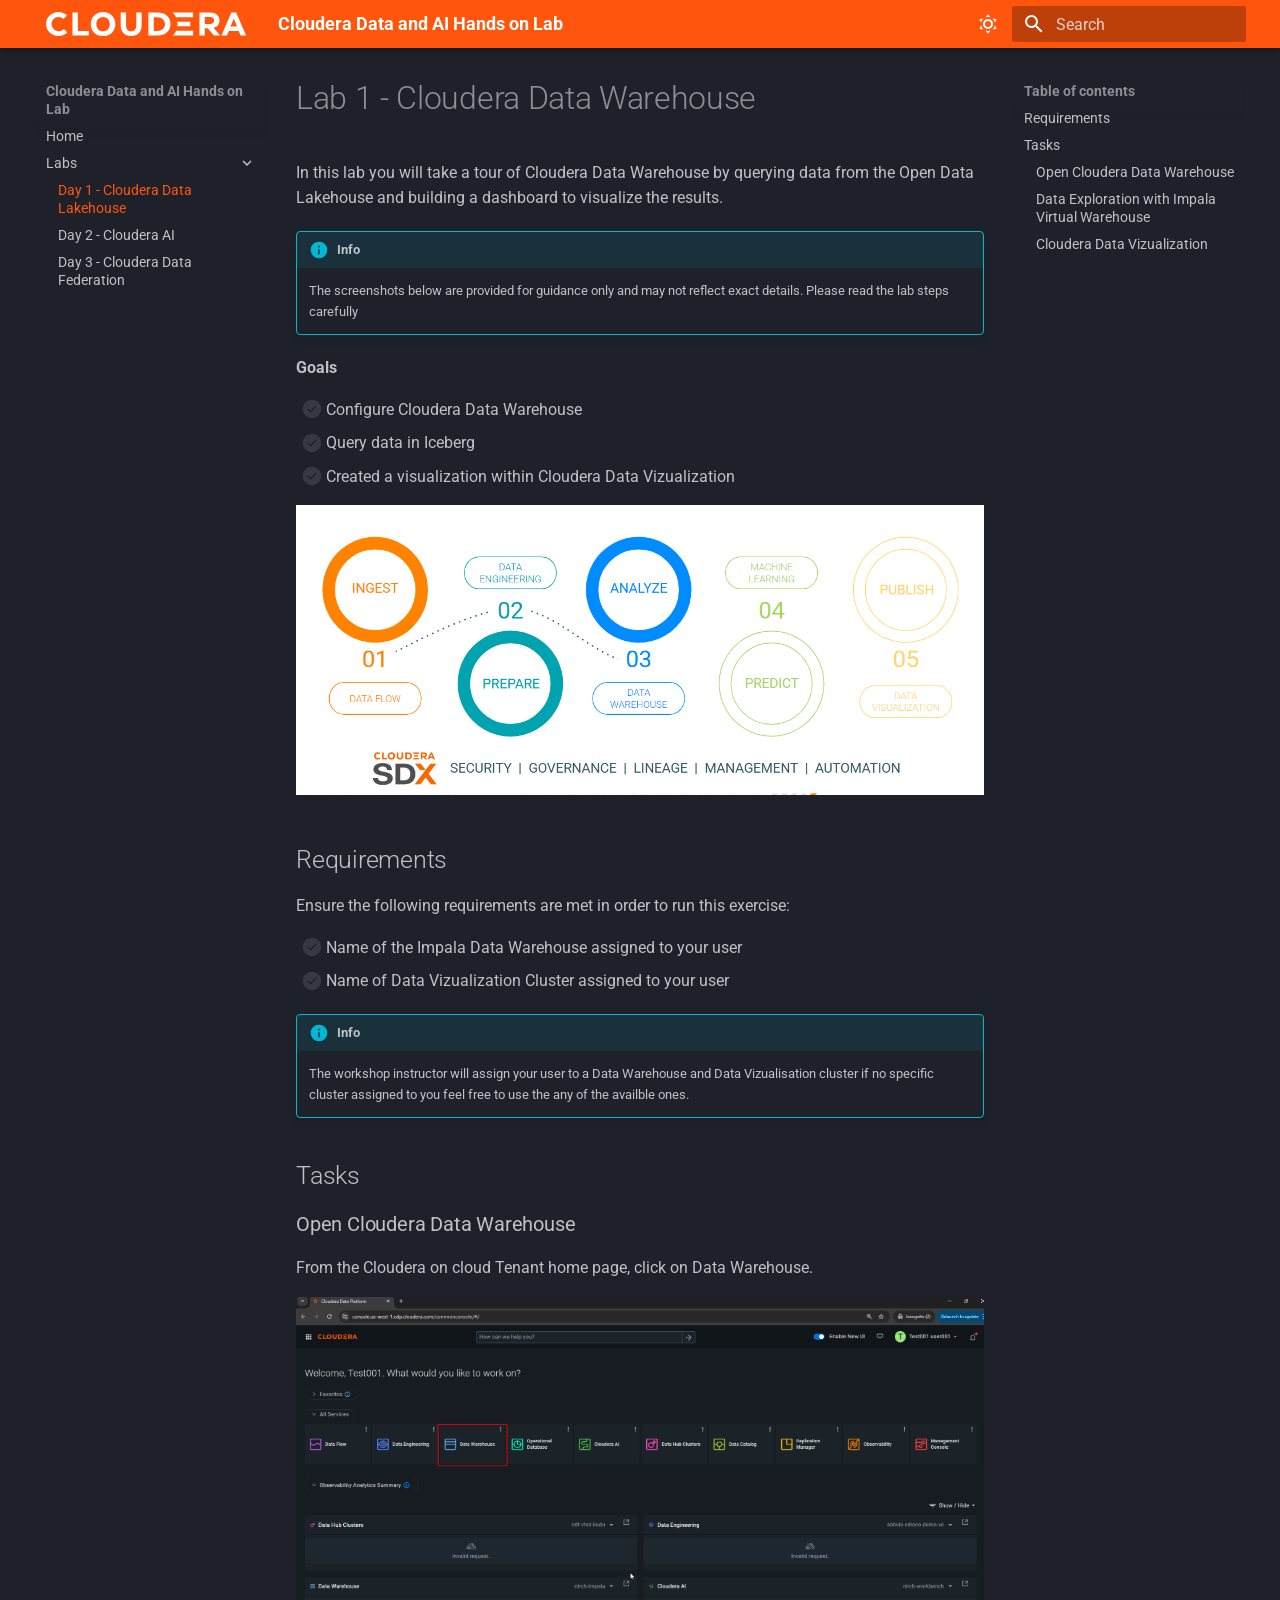
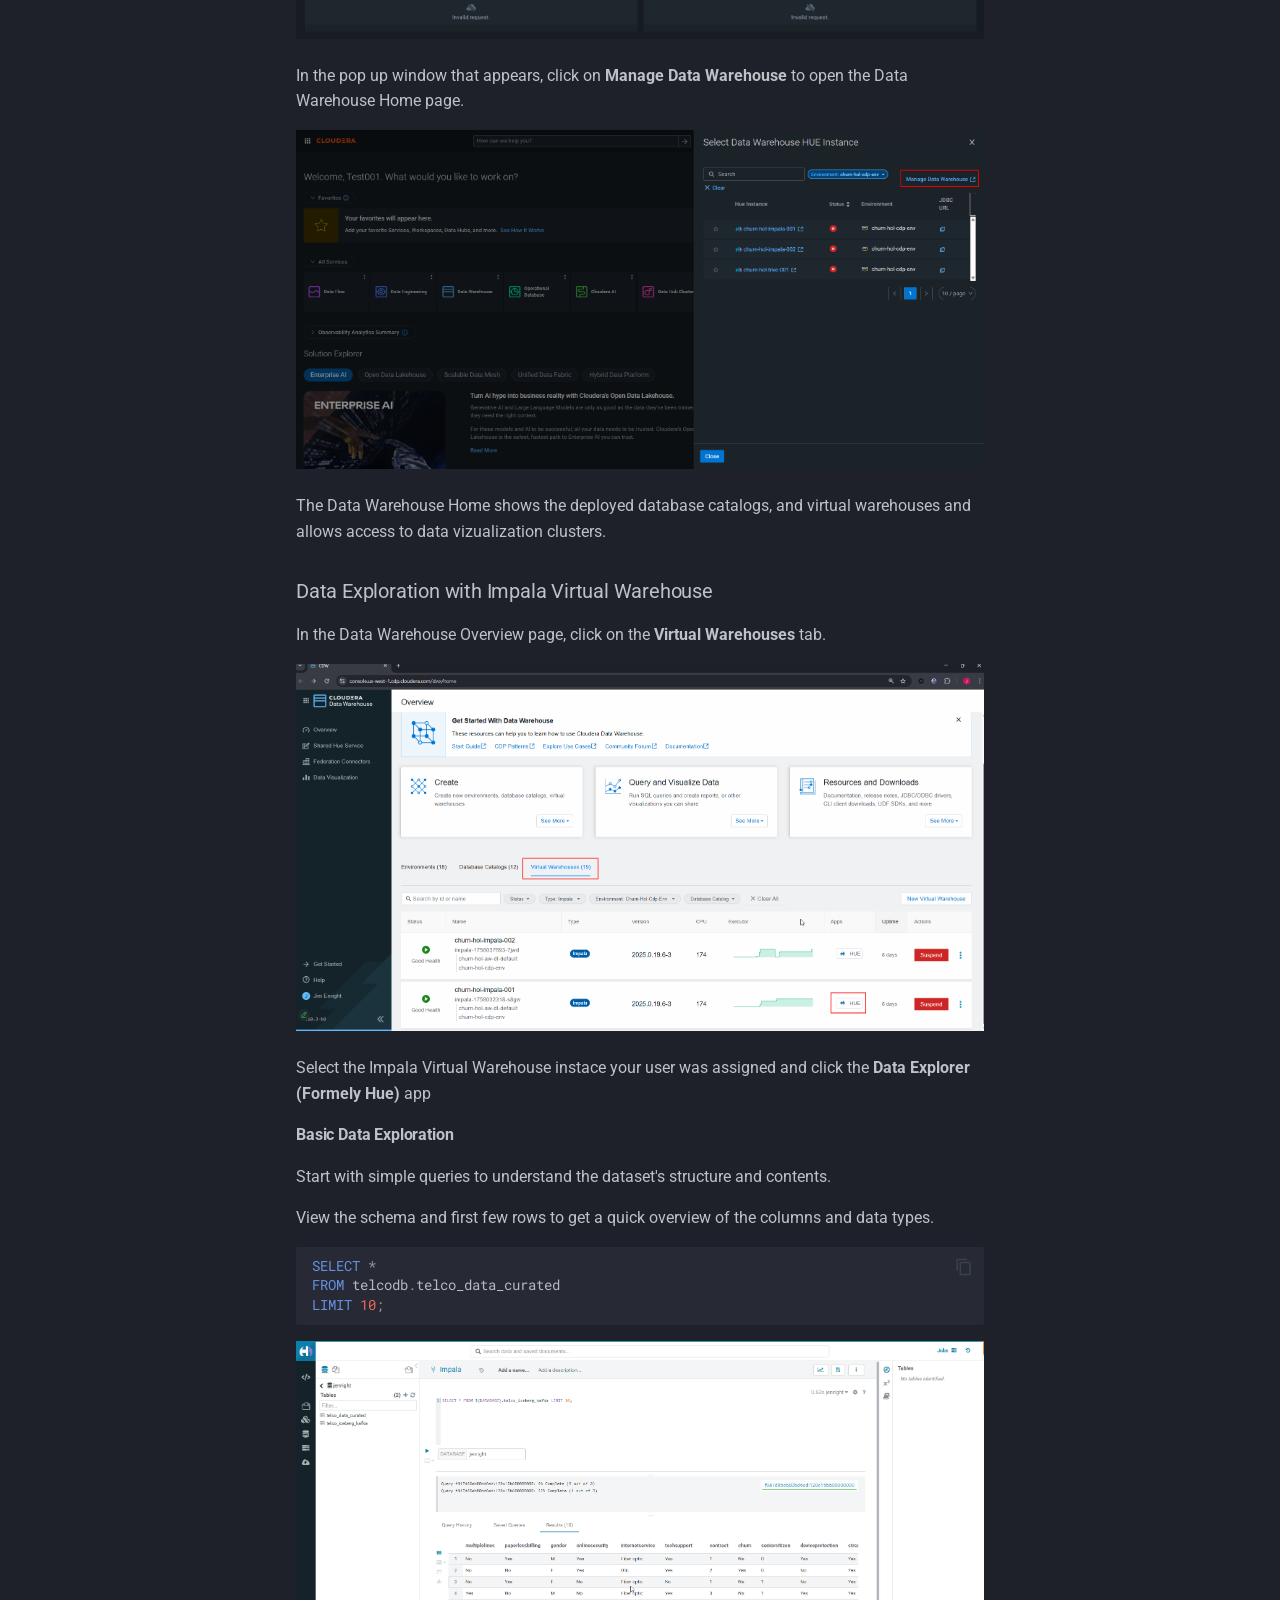
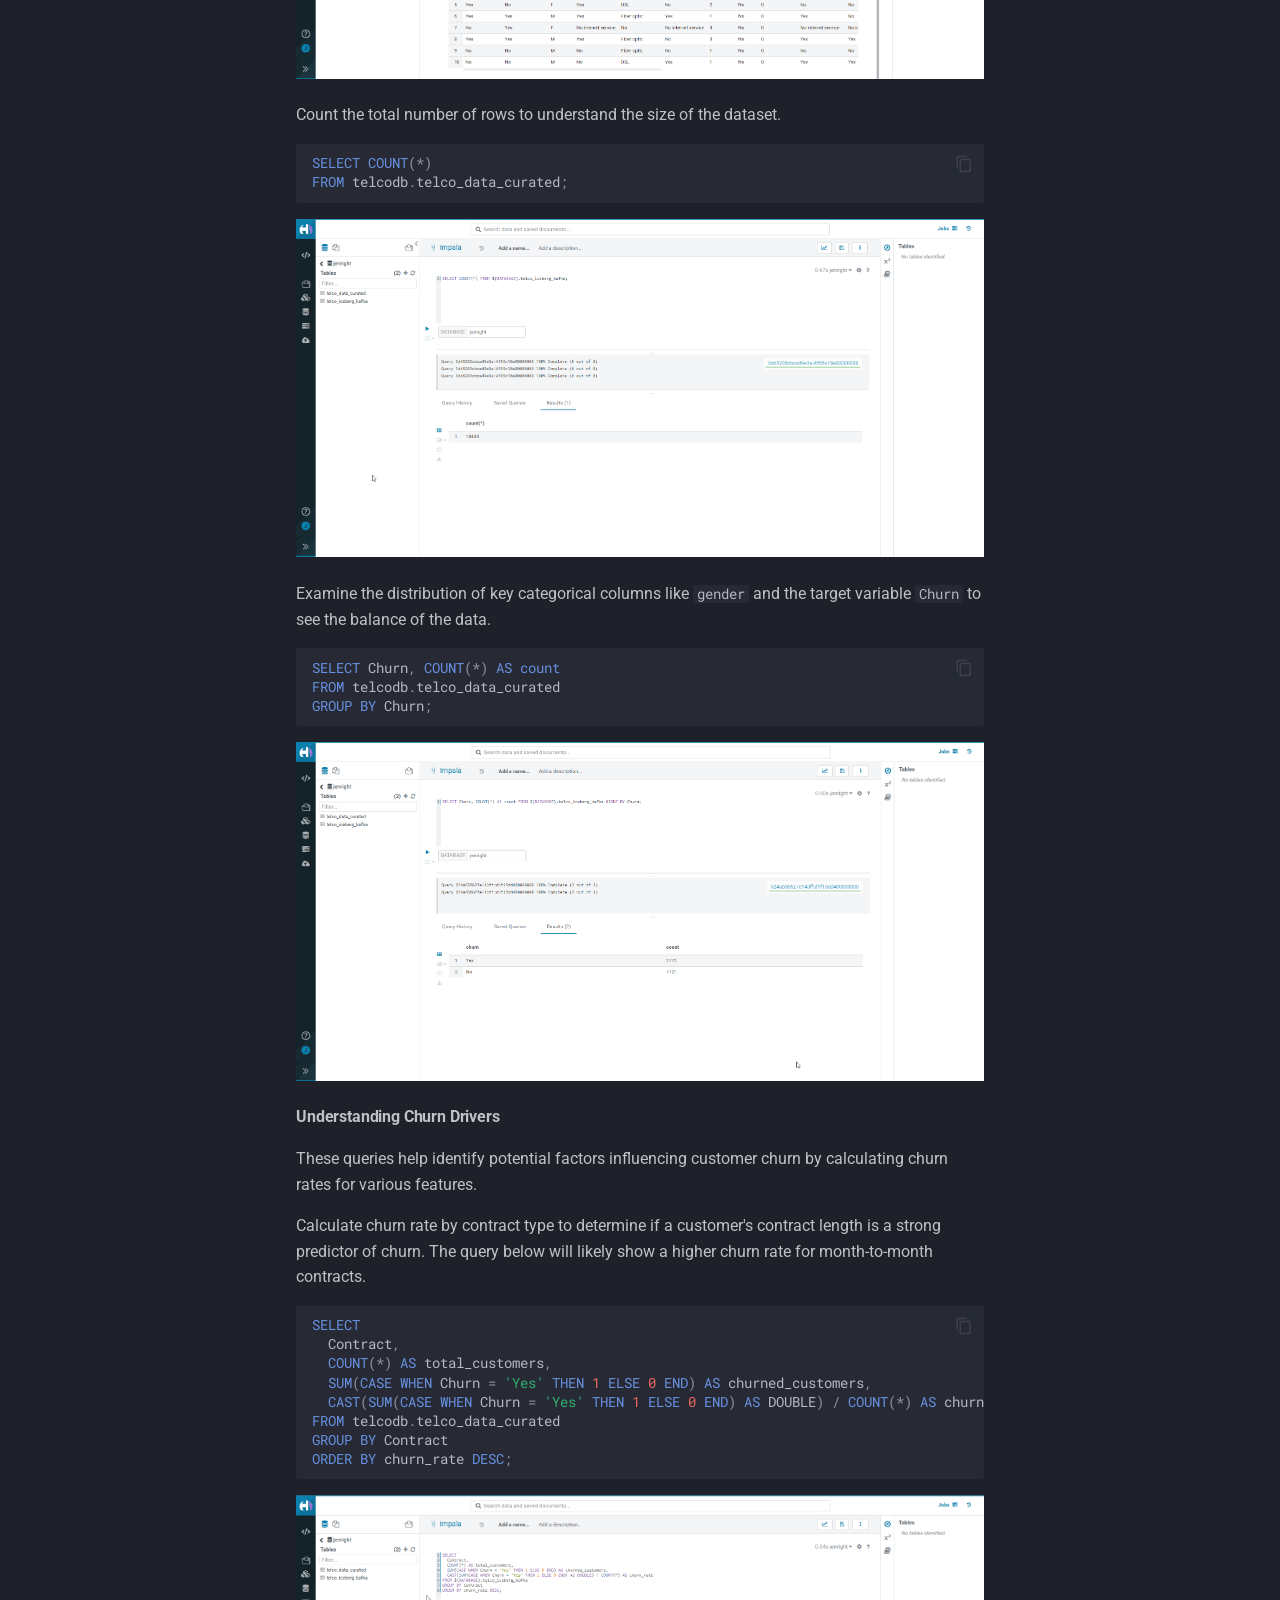
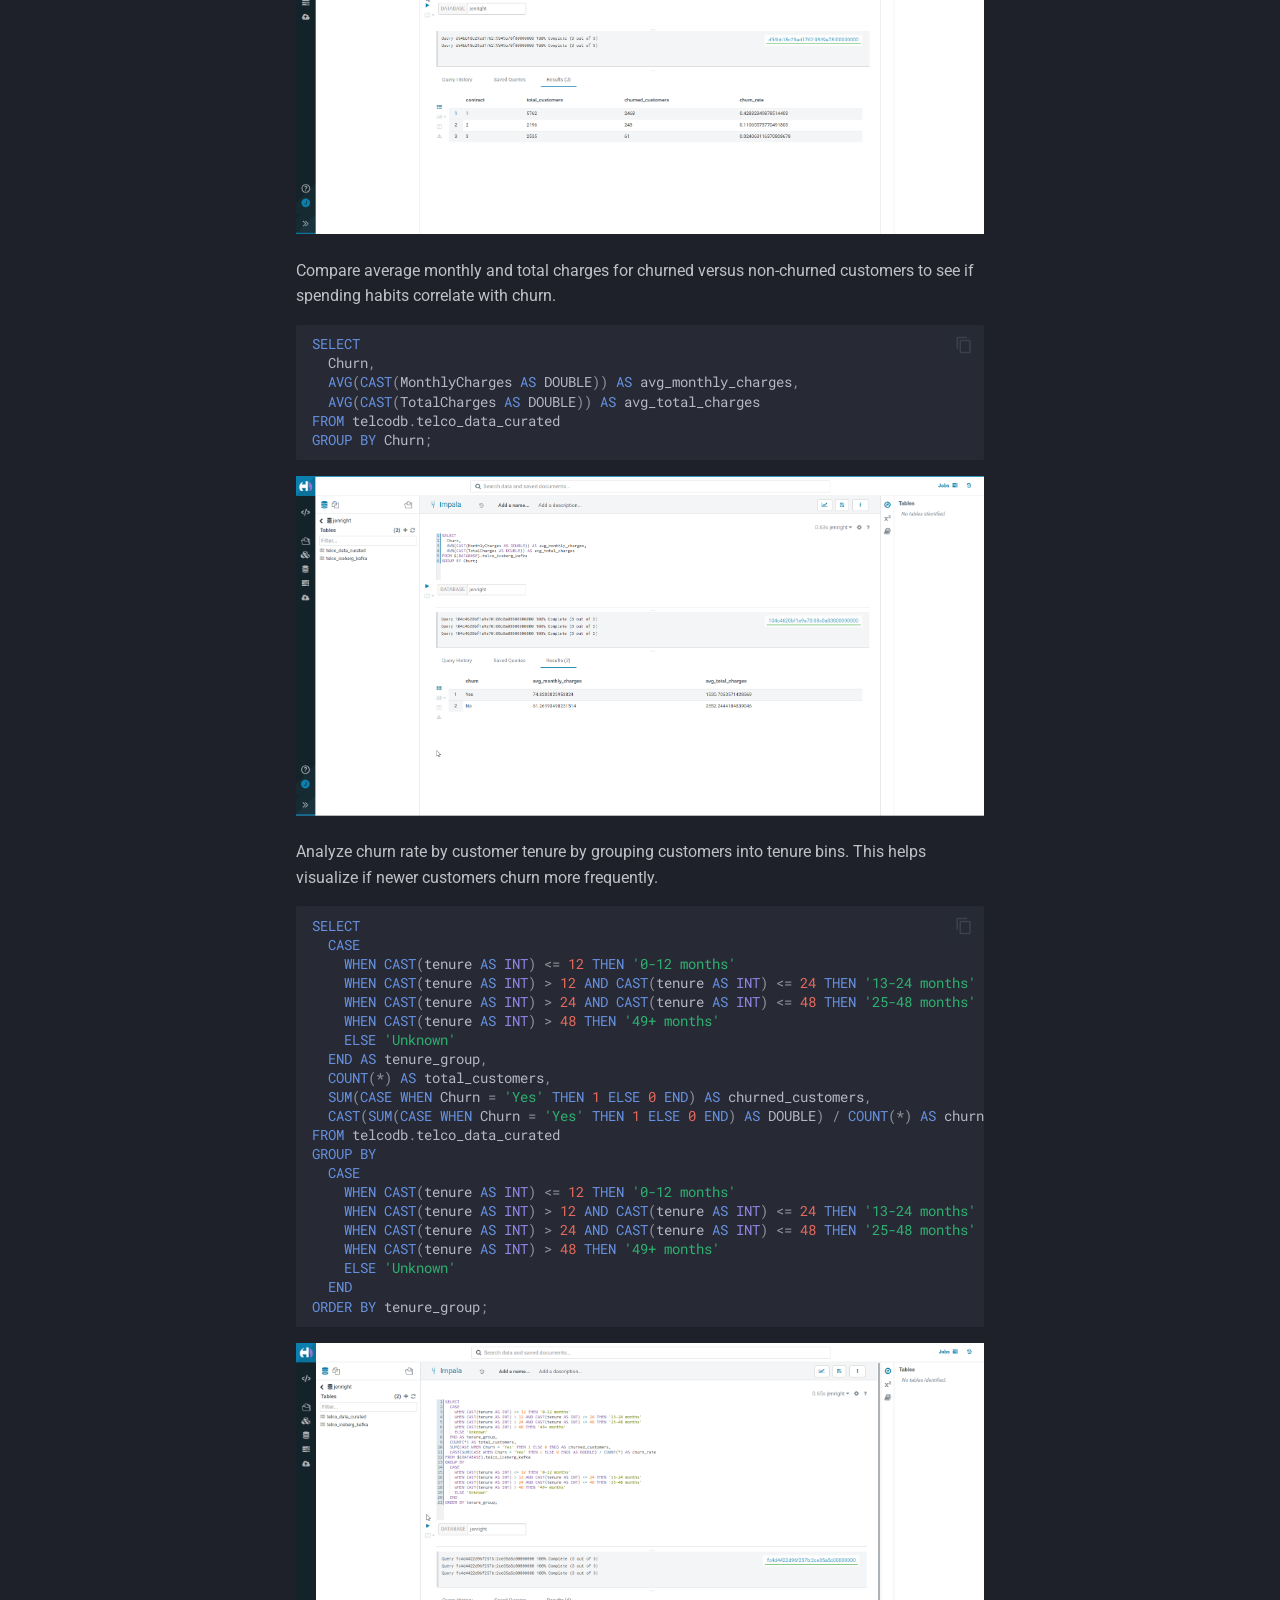
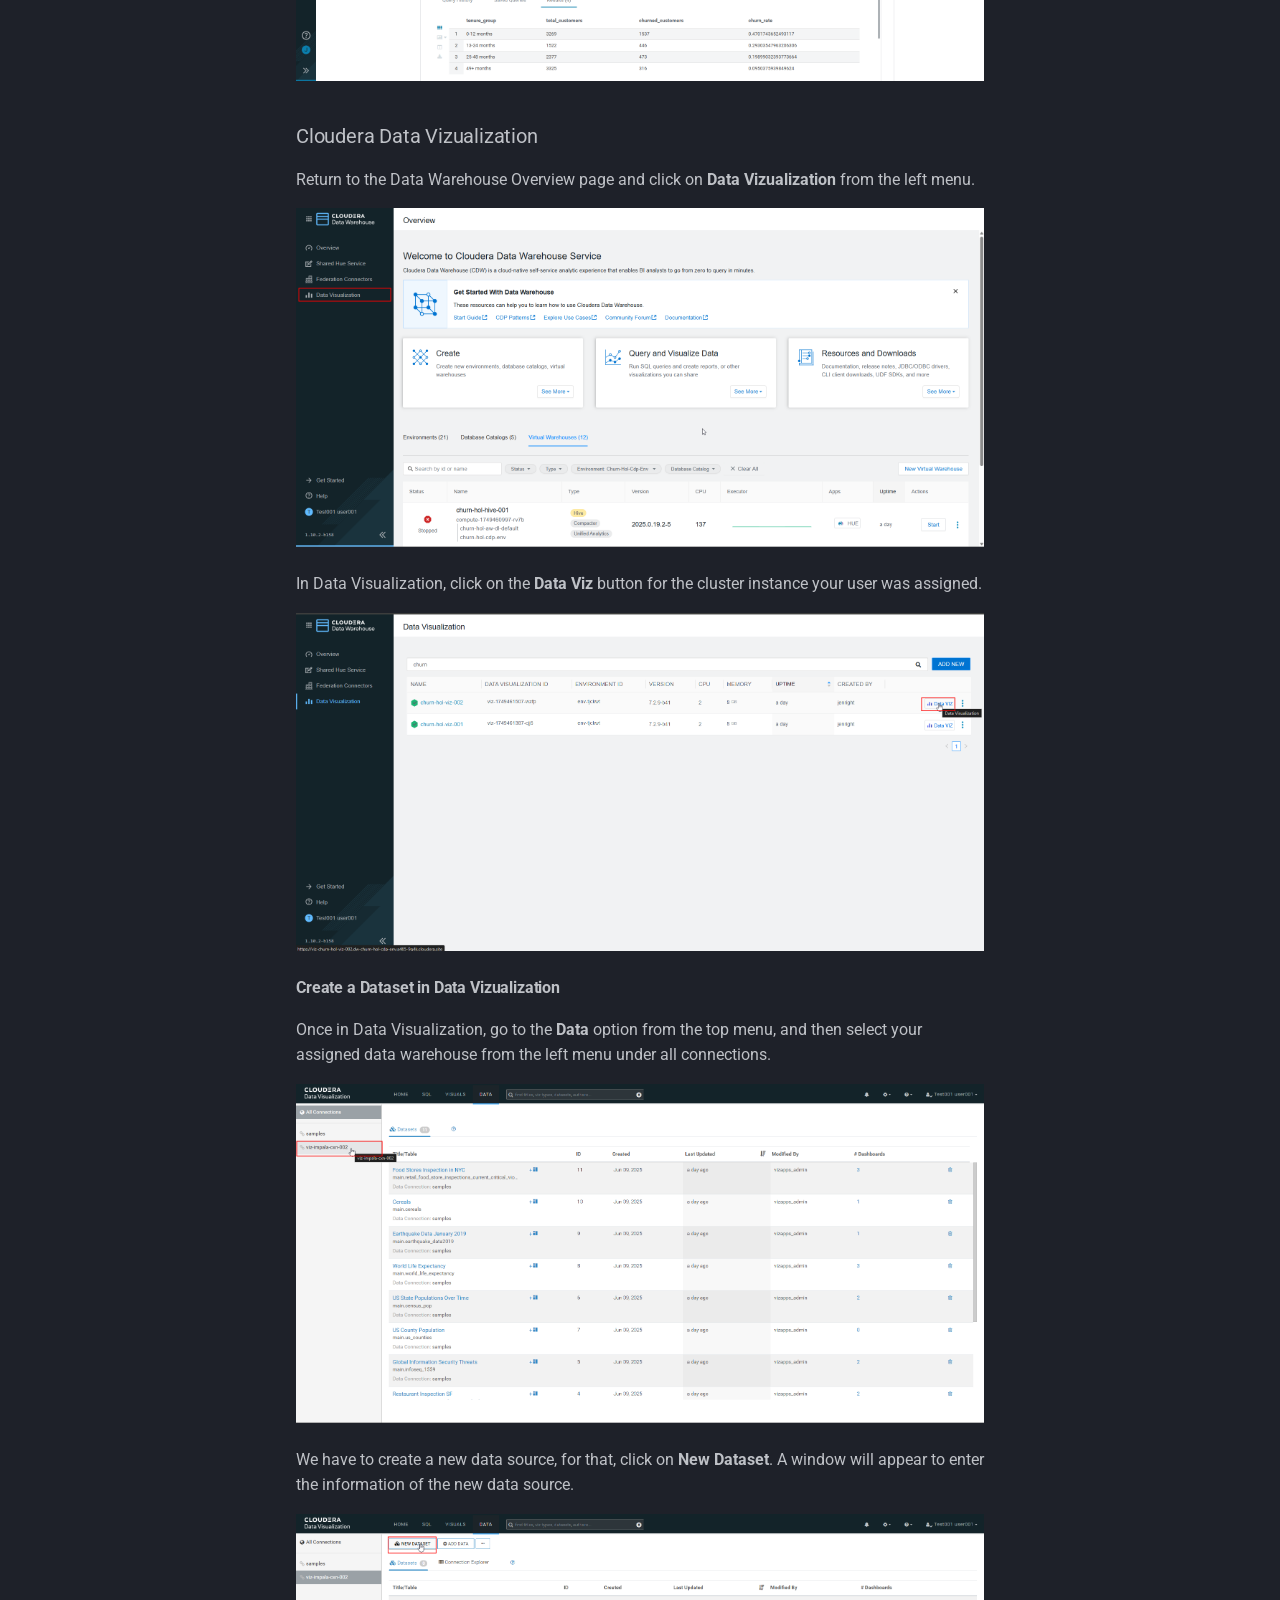
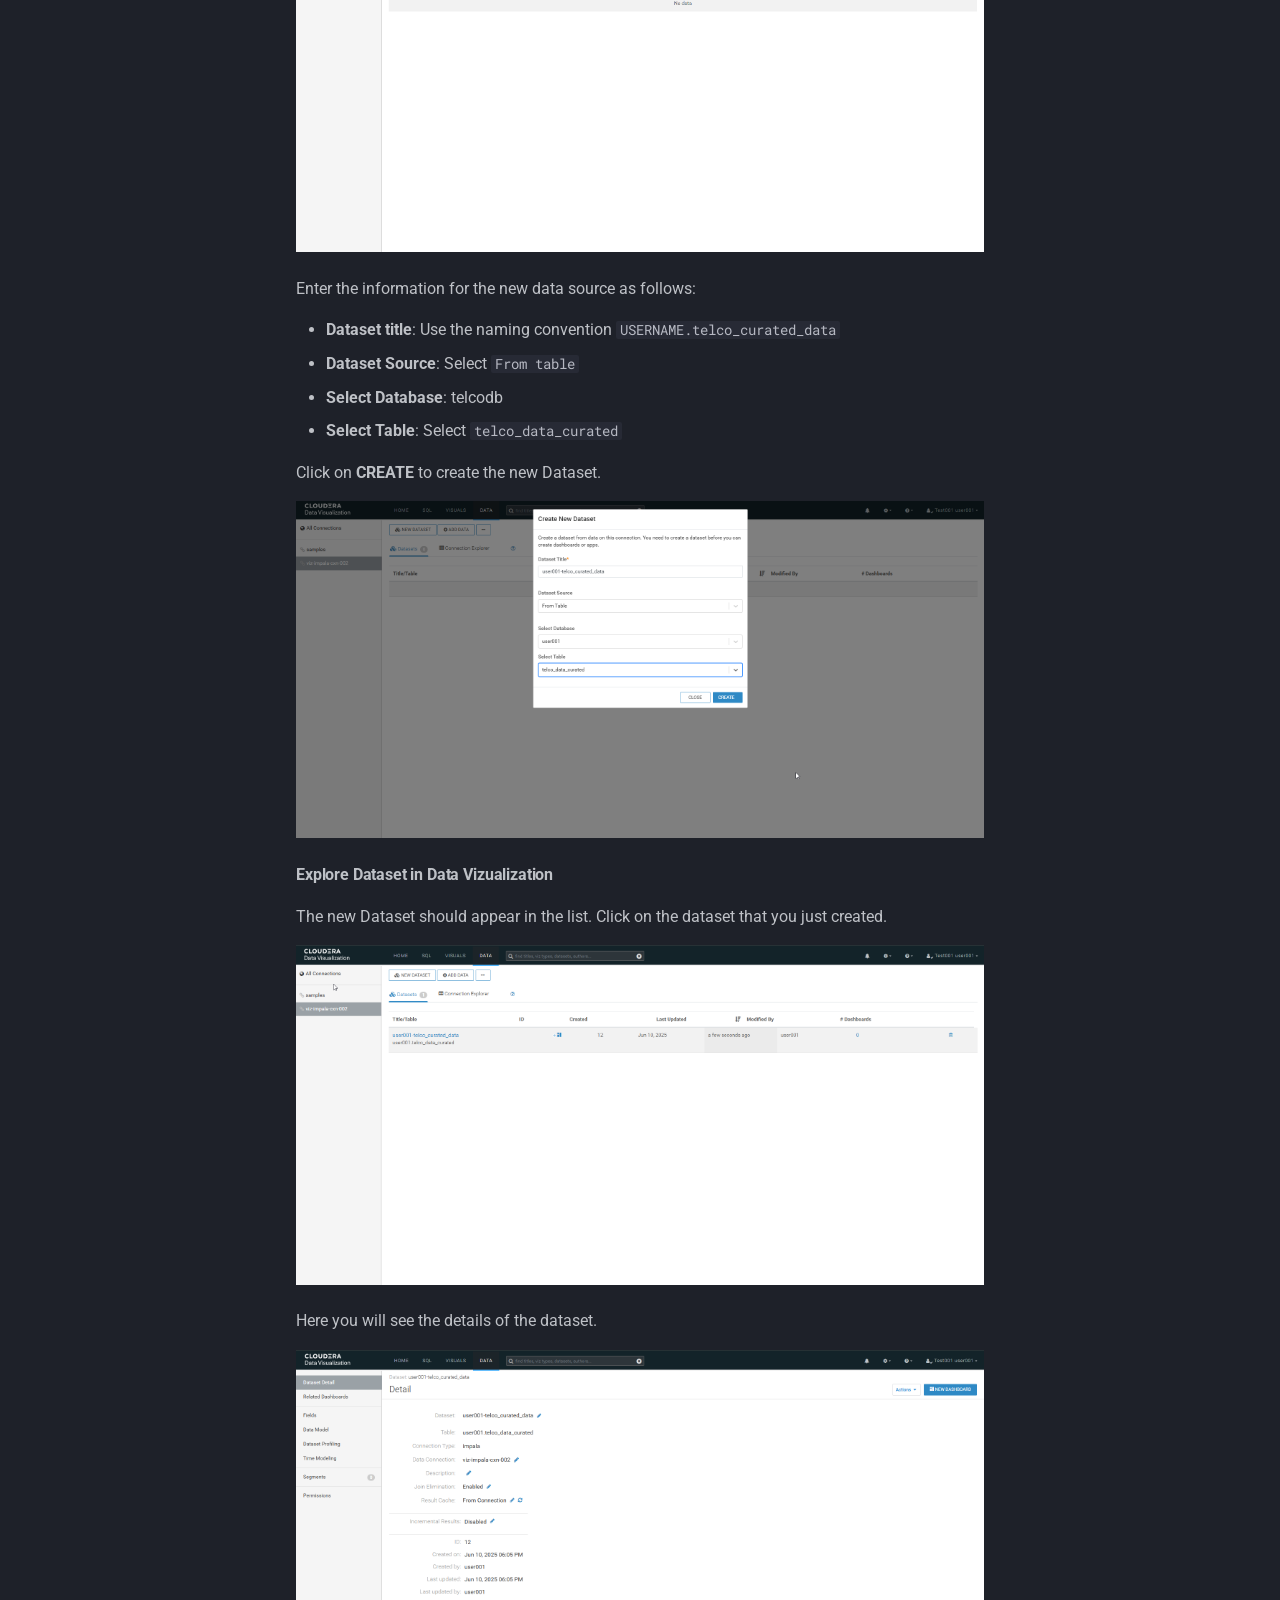
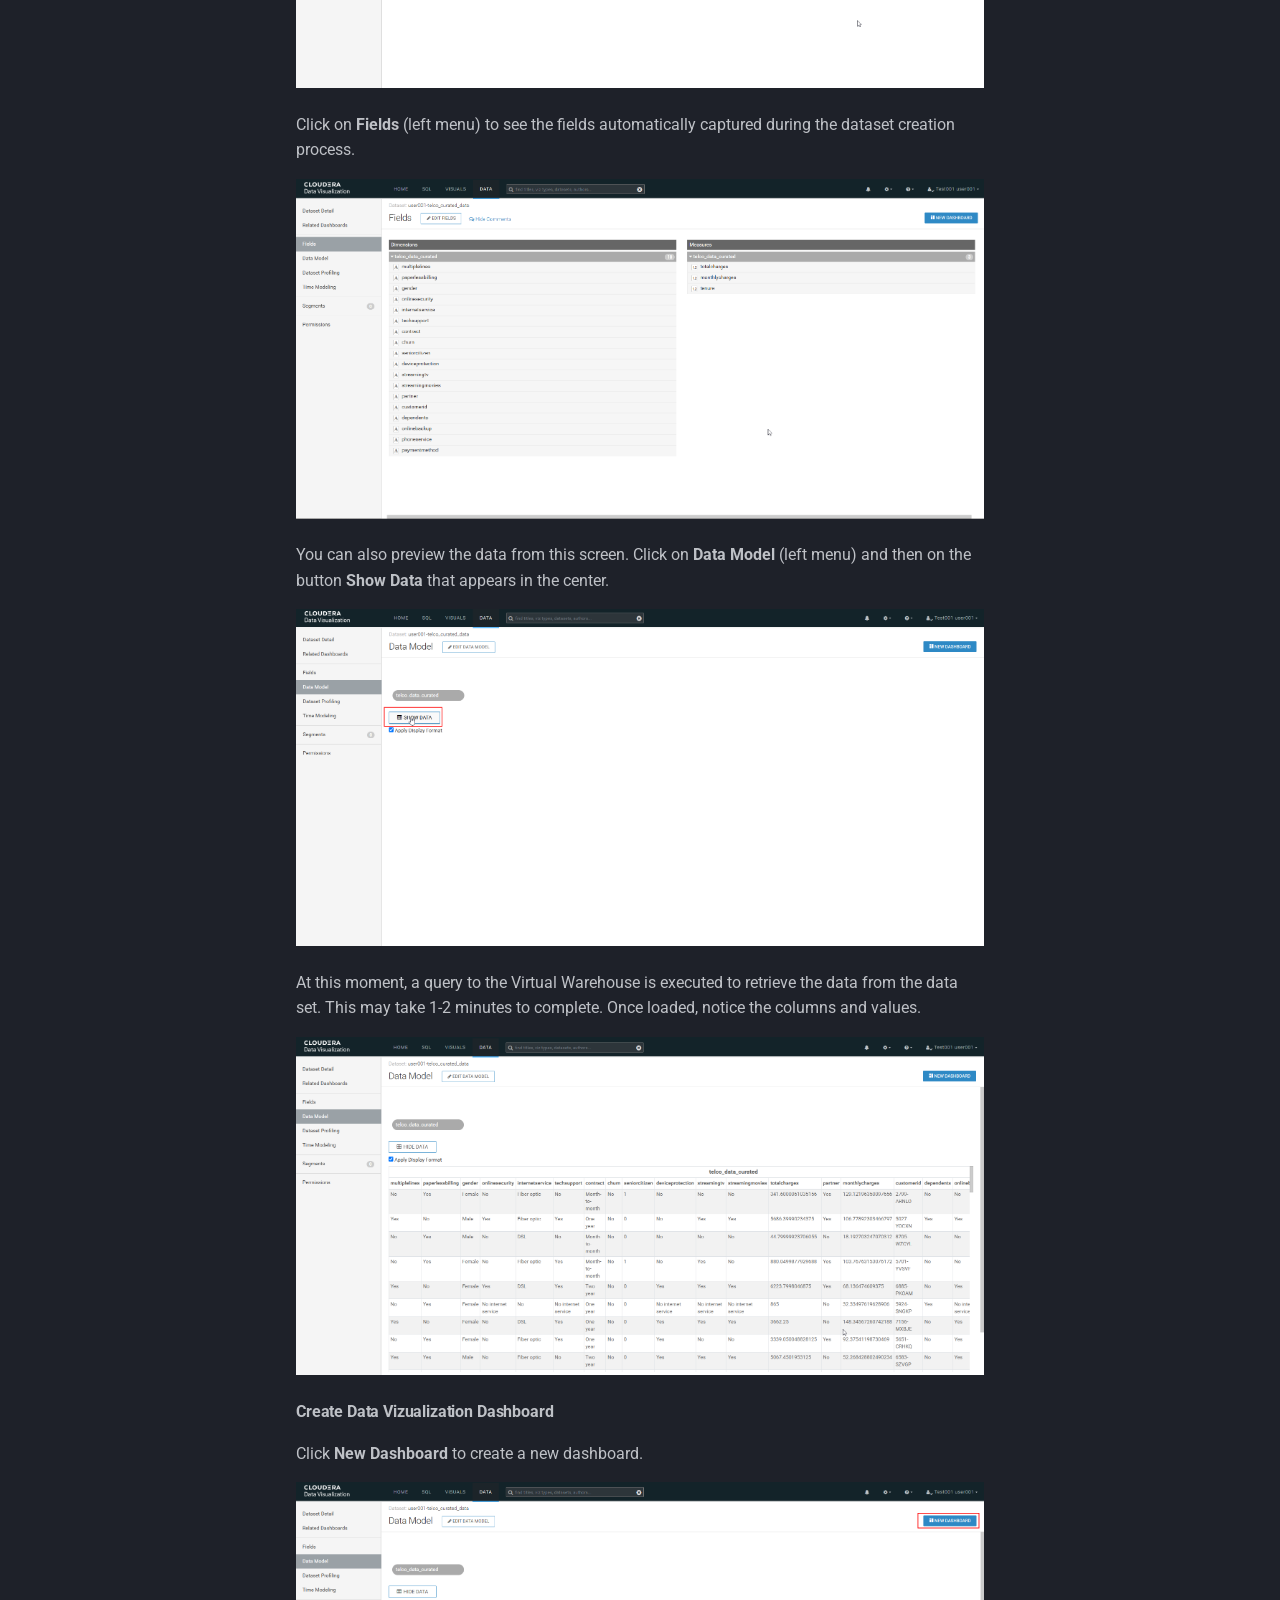
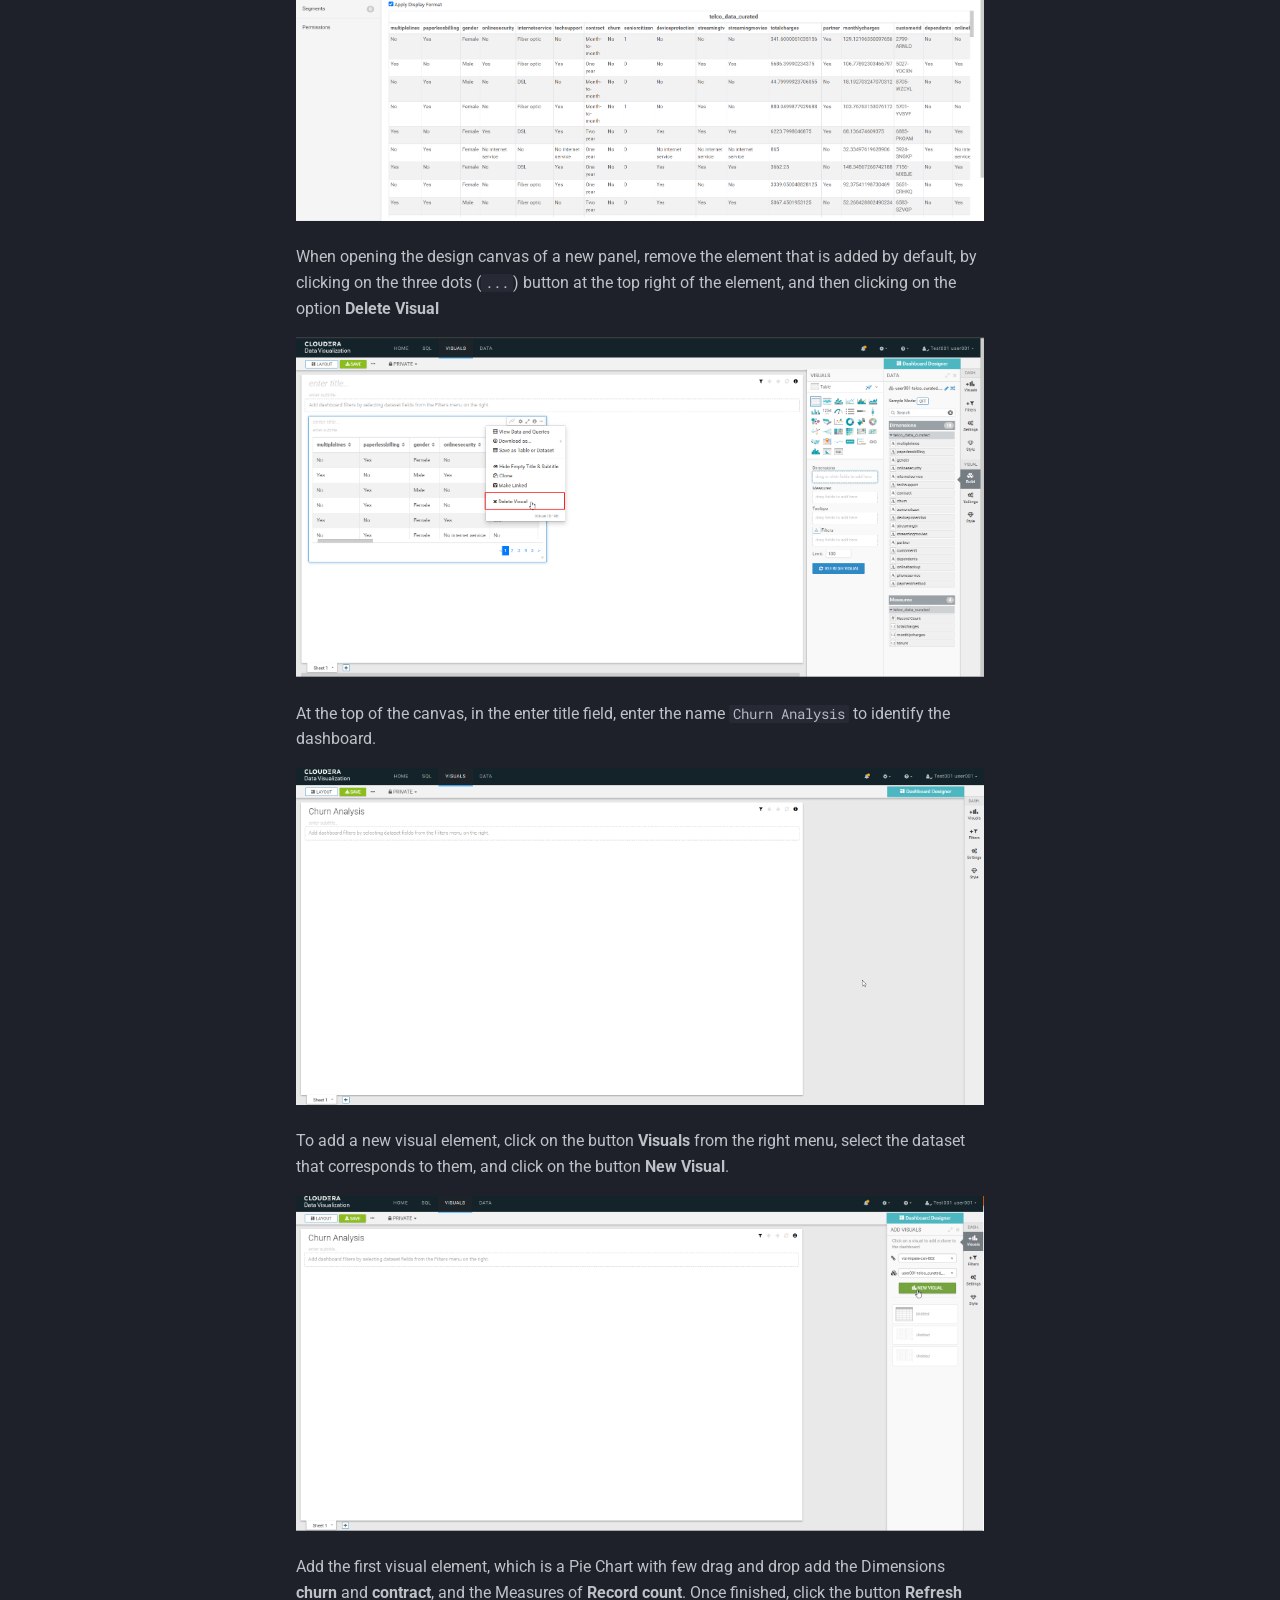
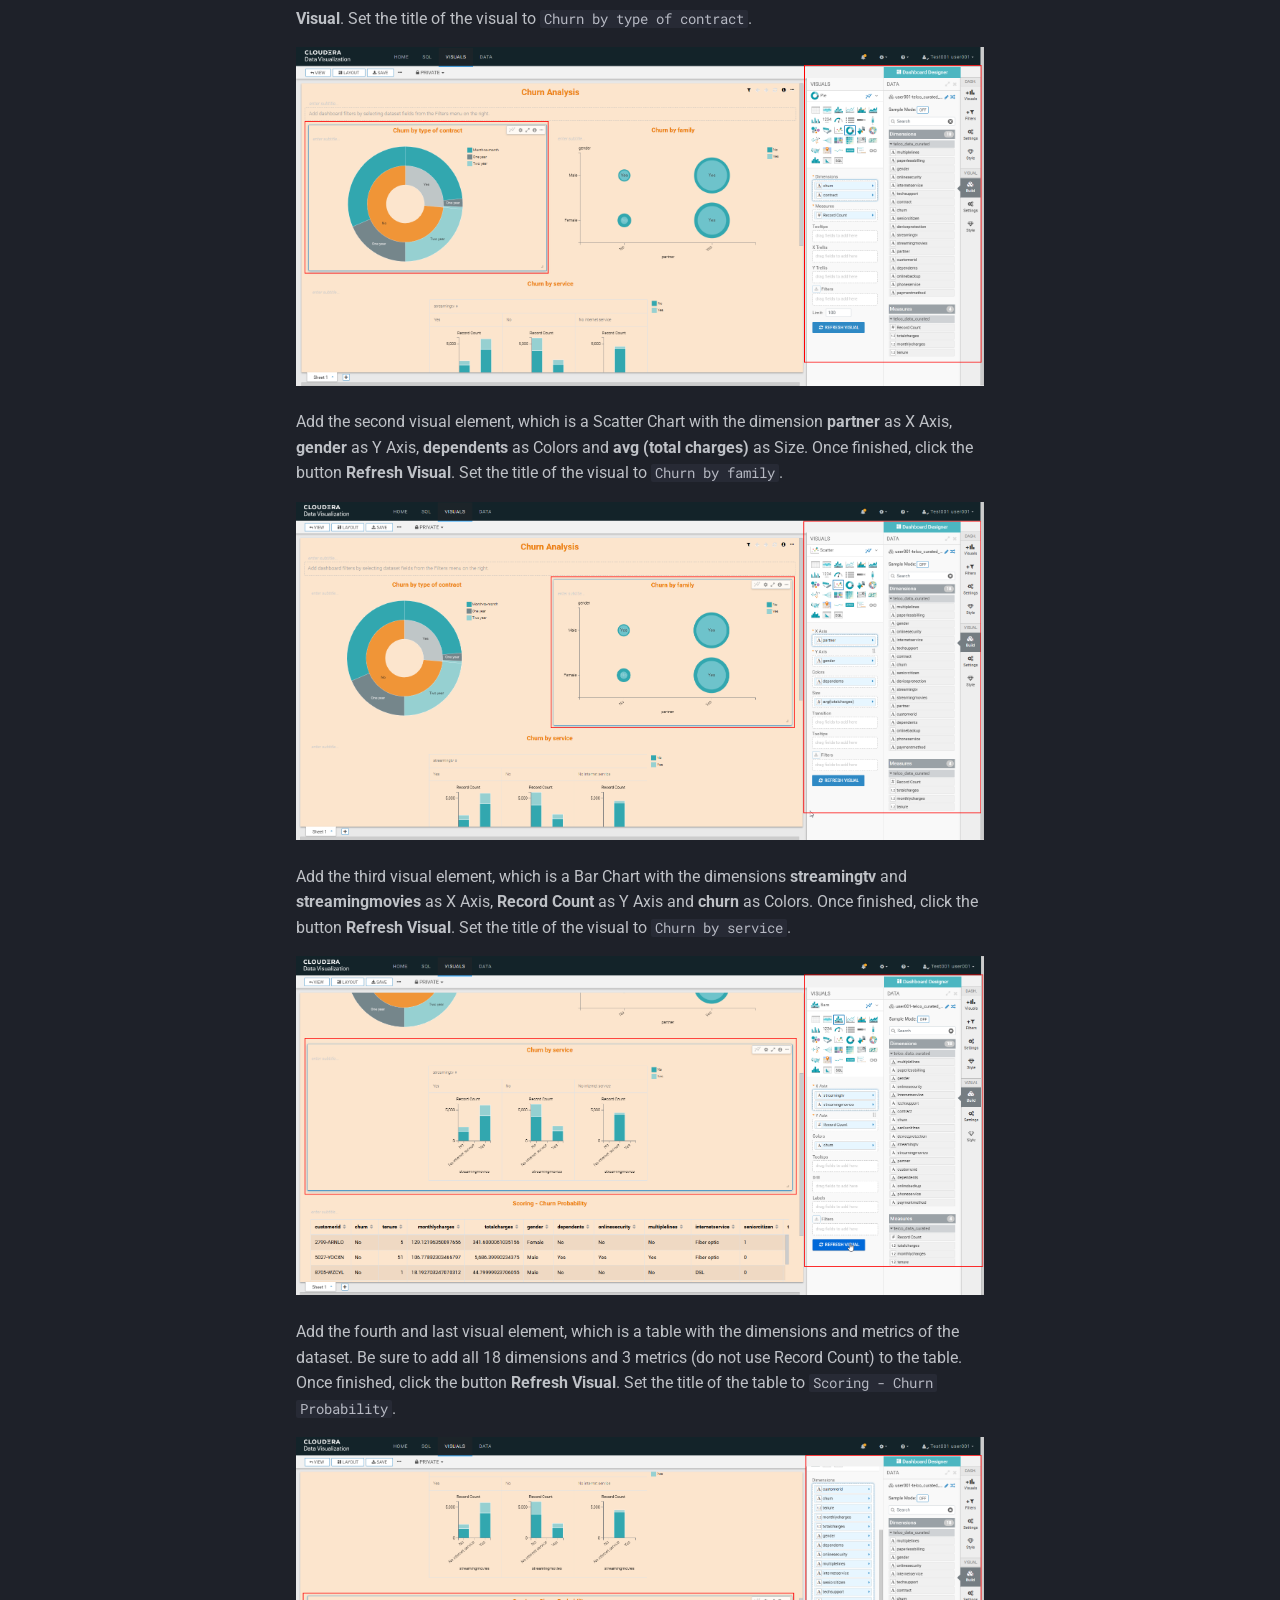
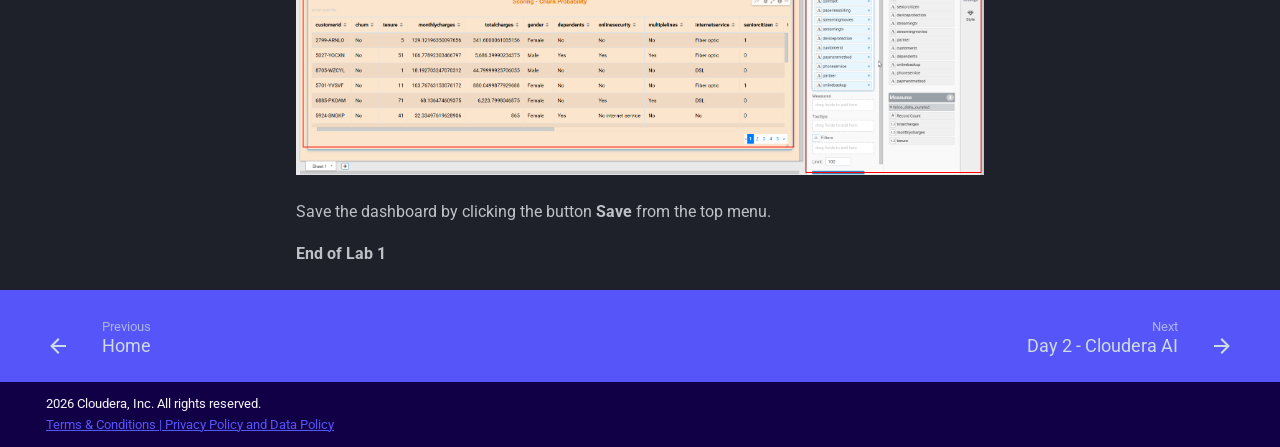
<file: labs/lab3-cdw/index.html>
<!DOCTYPE html><html lang="en" class="no-js"><head>
    
      <meta charset="utf-8">
      <meta name="viewport" content="width=device-width,initial-scale=1">
      
      
        <meta name="author" content="Cloudera">
      
      
      
        <link rel="prev" href="../../index.html">
      
      
        <link rel="next" href="../lab4-cai/index.html">
      
      
        
      
      
      <link rel="icon" href="../../assets/images/favicon.ico">
      <meta name="generator" content="mkdocs-1.6.1, mkdocs-material-9.7.6">
    
    
      
        <title>Day 1 - Cloudera Data Lakehouse - Cloudera Data and AI Hands on Lab</title>
      
    
    
      <link rel="stylesheet" href="../../assets/stylesheets/main.484c7ddc.min.css">
      
        
        <link rel="stylesheet" href="../../assets/stylesheets/palette.ab4e12ef.min.css">
      
      


    
    
      
    
    
      
        
        
        <link rel="preconnect" href="https://fonts.gstatic.com" crossorigin="">
        <link rel="stylesheet" href="https://fonts.googleapis.com/css?family=Roboto:300,300i,400,400i,700,700i%7CRoboto+Mono:400,400i,700,700i&amp;display=fallback">
        <style>:root{--md-text-font:"Roboto";--md-code-font:"Roboto Mono"}</style>
      
    
    
      <link rel="stylesheet" href="../../assets/stylesheets/extra.css">
    
    <script>__md_scope=new URL("../..",location),__md_hash=e=>[...e].reduce(((e,_)=>(e<<5)-e+_.charCodeAt(0)),0),__md_get=(e,_=localStorage,t=__md_scope)=>JSON.parse(_.getItem(t.pathname+"."+e)),__md_set=(e,_,t=localStorage,a=__md_scope)=>{try{t.setItem(a.pathname+"."+e,JSON.stringify(_))}catch(e){}}</script>
    
      

    
    
  <link href="../../assets/stylesheets/glightbox.min.css" rel="stylesheet"><script src="../../assets/javascripts/glightbox.min.js"></script><style id="glightbox-style">
            html.glightbox-open { overflow: initial; height: 100%; }
            .gslide-title { margin-top: 0px; user-select: text; }
            .gslide-desc { color: #666; user-select: text; }
            .gslide-image img { background: white; }
            .gscrollbar-fixer { padding-right: 15px; }
            .gdesc-inner { font-size: 0.75rem; }
            body[data-md-color-scheme="slate"] .gdesc-inner { background: var(--md-default-bg-color); }
            body[data-md-color-scheme="slate"] .gslide-title { color: var(--md-default-fg-color); }
            body[data-md-color-scheme="slate"] .gslide-desc { color: var(--md-default-fg-color); }
        </style></head>
  
  
    
    
      
    
    
    
    
    <body dir="ltr" data-md-color-scheme="slate" data-md-color-primary="custom" data-md-color-accent="custom">
  
    
    <input class="md-toggle" data-md-toggle="drawer" type="checkbox" id="__drawer" autocomplete="off">
    <input class="md-toggle" data-md-toggle="search" type="checkbox" id="__search" autocomplete="off">
    <label class="md-overlay" for="__drawer"></label>
    <div data-md-component="skip">
      
        
        <a href="#lab-1-cloudera-data-warehouse" class="md-skip">
          Skip to content
        </a>
      
    </div>
    <div data-md-component="announce">
      
    </div>
    
    
      

  

<header class="md-header md-header--shadow" data-md-component="header">
  <nav class="md-header__inner md-grid" aria-label="Header">
    <a href="../../index.html" title="Cloudera Data and AI Hands on Lab" class="md-header__button md-logo" aria-label="Cloudera Data and AI Hands on Lab" data-md-component="logo">
      
  <img src="../../assets/images/logo-cloudera-white.svg" alt="logo">

    </a>
    <label class="md-header__button md-icon" for="__drawer">
      
      <svg xmlns="http://www.w3.org/2000/svg" viewBox="0 0 24 24"><path d="M3 6h18v2H3zm0 5h18v2H3zm0 5h18v2H3z"></path></svg>
    </label>
    <div class="md-header__title" data-md-component="header-title">
      <div class="md-header__ellipsis">
        <div class="md-header__topic">
          <span class="md-ellipsis">
            Cloudera Data and AI Hands on Lab
          </span>
        </div>
        <div class="md-header__topic" data-md-component="header-topic">
          <span class="md-ellipsis">
            
              Day 1 - Cloudera Data Lakehouse
            
          </span>
        </div>
      </div>
    </div>
    
      
        <form class="md-header__option" data-md-component="palette">
  
    
    
    
    <input class="md-option" data-md-color-media="" data-md-color-scheme="slate" data-md-color-primary="custom" data-md-color-accent="custom" aria-label="Switch to light mode" type="radio" name="__palette" id="__palette_0">
    
      <label class="md-header__button md-icon" title="Switch to light mode" for="__palette_1" hidden="">
        <svg xmlns="http://www.w3.org/2000/svg" viewBox="0 0 24 24"><path d="M12 7a5 5 0 0 1 5 5 5 5 0 0 1-5 5 5 5 0 0 1-5-5 5 5 0 0 1 5-5m0 2a3 3 0 0 0-3 3 3 3 0 0 0 3 3 3 3 0 0 0 3-3 3 3 0 0 0-3-3m0-7 2.39 3.42C13.65 5.15 12.84 5 12 5s-1.65.15-2.39.42zM3.34 7l4.16-.35A7.2 7.2 0 0 0 5.94 8.5c-.44.74-.69 1.5-.83 2.29zm.02 10 1.76-3.77a7.131 7.131 0 0 0 2.38 4.14zM20.65 7l-1.77 3.79a7.02 7.02 0 0 0-2.38-4.15zm-.01 10-4.14.36c.59-.51 1.12-1.14 1.54-1.86.42-.73.69-1.5.83-2.29zM12 22l-2.41-3.44c.74.27 1.55.44 2.41.44.82 0 1.63-.17 2.37-.44z"></path></svg>
      </label>
    
  
    
    
    
    <input class="md-option" data-md-color-media="" data-md-color-scheme="default" data-md-color-primary="custom" data-md-color-accent="custom" aria-label="Switch to dark mode" type="radio" name="__palette" id="__palette_1">
    
      <label class="md-header__button md-icon" title="Switch to dark mode" for="__palette_0" hidden="">
        <svg xmlns="http://www.w3.org/2000/svg" viewBox="0 0 24 24"><path d="m17.75 4.09-2.53 1.94.91 3.06-2.63-1.81-2.63 1.81.91-3.06-2.53-1.94L12.44 4l1.06-3 1.06 3zm3.5 6.91-1.64 1.25.59 1.98-1.7-1.17-1.7 1.17.59-1.98L15.75 11l2.06-.05L18.5 9l.69 1.95zm-2.28 4.95c.83-.08 1.72 1.1 1.19 1.85-.32.45-.66.87-1.08 1.27C15.17 23 8.84 23 4.94 19.07c-3.91-3.9-3.91-10.24 0-14.14.4-.4.82-.76 1.27-1.08.75-.53 1.93.36 1.85 1.19-.27 2.86.69 5.83 2.89 8.02a9.96 9.96 0 0 0 8.02 2.89m-1.64 2.02a12.08 12.08 0 0 1-7.8-3.47c-2.17-2.19-3.33-5-3.49-7.82-2.81 3.14-2.7 7.96.31 10.98 3.02 3.01 7.84 3.12 10.98.31"></path></svg>
      </label>
    
  
</form>
      
    
    
      <script>var palette=__md_get("__palette");if(palette&&palette.color){if("(prefers-color-scheme)"===palette.color.media){var media=matchMedia("(prefers-color-scheme: light)"),input=document.querySelector(media.matches?"[data-md-color-media='(prefers-color-scheme: light)']":"[data-md-color-media='(prefers-color-scheme: dark)']");palette.color.media=input.getAttribute("data-md-color-media"),palette.color.scheme=input.getAttribute("data-md-color-scheme"),palette.color.primary=input.getAttribute("data-md-color-primary"),palette.color.accent=input.getAttribute("data-md-color-accent")}for(var[key,value]of Object.entries(palette.color))document.body.setAttribute("data-md-color-"+key,value)}</script>
    
    
    
      
      
        <label class="md-header__button md-icon" for="__search">
          
          <svg xmlns="http://www.w3.org/2000/svg" viewBox="0 0 24 24"><path d="M9.5 3A6.5 6.5 0 0 1 16 9.5c0 1.61-.59 3.09-1.56 4.23l.27.27h.79l5 5-1.5 1.5-5-5v-.79l-.27-.27A6.52 6.52 0 0 1 9.5 16 6.5 6.5 0 0 1 3 9.5 6.5 6.5 0 0 1 9.5 3m0 2C7 5 5 7 5 9.5S7 14 9.5 14 14 12 14 9.5 12 5 9.5 5"></path></svg>
        </label>
        <div class="md-search" data-md-component="search" role="dialog">
  <label class="md-search__overlay" for="__search"></label>
  <div class="md-search__inner" role="search">
    <form class="md-search__form" name="search">
      <input type="text" class="md-search__input" name="query" aria-label="Search" placeholder="Search" autocapitalize="off" autocorrect="off" autocomplete="off" spellcheck="false" data-md-component="search-query" required="">
      <label class="md-search__icon md-icon" for="__search">
        
        <svg xmlns="http://www.w3.org/2000/svg" viewBox="0 0 24 24"><path d="M9.5 3A6.5 6.5 0 0 1 16 9.5c0 1.61-.59 3.09-1.56 4.23l.27.27h.79l5 5-1.5 1.5-5-5v-.79l-.27-.27A6.52 6.52 0 0 1 9.5 16 6.5 6.5 0 0 1 3 9.5 6.5 6.5 0 0 1 9.5 3m0 2C7 5 5 7 5 9.5S7 14 9.5 14 14 12 14 9.5 12 5 9.5 5"></path></svg>
        
        <svg xmlns="http://www.w3.org/2000/svg" viewBox="0 0 24 24"><path d="M20 11v2H8l5.5 5.5-1.42 1.42L4.16 12l7.92-7.92L13.5 5.5 8 11z"></path></svg>
      </label>
      <nav class="md-search__options" aria-label="Search">
        
        <button type="reset" class="md-search__icon md-icon" title="Clear" aria-label="Clear" tabindex="-1">
          
          <svg xmlns="http://www.w3.org/2000/svg" viewBox="0 0 24 24"><path d="M19 6.41 17.59 5 12 10.59 6.41 5 5 6.41 10.59 12 5 17.59 6.41 19 12 13.41 17.59 19 19 17.59 13.41 12z"></path></svg>
        </button>
      </nav>
      
    </form>
    <div class="md-search__output">
      <div class="md-search__scrollwrap" tabindex="0" data-md-scrollfix="">
        <div class="md-search-result" data-md-component="search-result">
          <div class="md-search-result__meta">
            Initializing search
          </div>
          <ol class="md-search-result__list" role="presentation"></ol>
        </div>
      </div>
    </div>
  </div>
</div>
      
    
    
  </nav>
  
</header>
    
    <div class="md-container" data-md-component="container">
      
      
        
          
        
      
      <main class="md-main" data-md-component="main">
        <div class="md-main__inner md-grid">
          
            
              
              <div class="md-sidebar md-sidebar--primary" data-md-component="sidebar" data-md-type="navigation">
                <div class="md-sidebar__scrollwrap">
                  <div class="md-sidebar__inner">
                    



<nav class="md-nav md-nav--primary" aria-label="Navigation" data-md-level="0">
  <label class="md-nav__title" for="__drawer">
    <a href="../../index.html" title="Cloudera Data and AI Hands on Lab" class="md-nav__button md-logo" aria-label="Cloudera Data and AI Hands on Lab" data-md-component="logo">
      
  <img src="../../assets/images/logo-cloudera-white.svg" alt="logo">

    </a>
    Cloudera Data and AI Hands on Lab
  </label>
  
  <ul class="md-nav__list" data-md-scrollfix="">
    
      
      
  
  
  
  
    <li class="md-nav__item">
      <a href="../../index.html" class="md-nav__link">
        
  
  
  <span class="md-ellipsis">
    
  
    Home
  

    
  </span>
  
  

      </a>
    </li>
  

    
      
      
  
  
    
  
  
  
    
    
    
    
    
    <li class="md-nav__item md-nav__item--active md-nav__item--nested">
      
        
        
        <input class="md-nav__toggle md-toggle " type="checkbox" id="__nav_2" checked="">
        
          
          <label class="md-nav__link" for="__nav_2" id="__nav_2_label" tabindex="0">
            
  
  
  <span class="md-ellipsis">
    
  
    Labs
  

    
  </span>
  
  

            <span class="md-nav__icon md-icon"></span>
          </label>
        
        <nav class="md-nav" data-md-level="1" aria-labelledby="__nav_2_label" aria-expanded="true">
          <label class="md-nav__title" for="__nav_2">
            <span class="md-nav__icon md-icon"></span>
            
  
    Labs
  

          </label>
          <ul class="md-nav__list" data-md-scrollfix="">
            
              
                
  
  
    
  
  
  
    <li class="md-nav__item md-nav__item--active">
      
      <input class="md-nav__toggle md-toggle" type="checkbox" id="__toc">
      
      
        
      
      
        <label class="md-nav__link md-nav__link--active" for="__toc">
          
  
  
  <span class="md-ellipsis">
    
  
    Day 1 - Cloudera Data Lakehouse
  

    
  </span>
  
  

          <span class="md-nav__icon md-icon"></span>
        </label>
      
      <a href="index.html" class="md-nav__link md-nav__link--active">
        
  
  
  <span class="md-ellipsis">
    
  
    Day 1 - Cloudera Data Lakehouse
  

    
  </span>
  
  

      </a>
      
        

<nav class="md-nav md-nav--secondary" aria-label="Table of contents">
  
  
  
    
  
  
    <label class="md-nav__title" for="__toc">
      <span class="md-nav__icon md-icon"></span>
      Table of contents
    </label>
    <ul class="md-nav__list" data-md-component="toc" data-md-scrollfix="">
      
        <li class="md-nav__item">
  <a href="#requirements" class="md-nav__link">
    <span class="md-ellipsis">
      
        Requirements
      
    </span>
  </a>
  
</li>
      
        <li class="md-nav__item">
  <a href="#tasks" class="md-nav__link">
    <span class="md-ellipsis">
      
        Tasks
      
    </span>
  </a>
  
    <nav class="md-nav" aria-label="Tasks">
      <ul class="md-nav__list">
        
          <li class="md-nav__item">
  <a href="#open-cloudera-data-warehouse" class="md-nav__link">
    <span class="md-ellipsis">
      
        Open Cloudera Data Warehouse
      
    </span>
  </a>
  
</li>
        
          <li class="md-nav__item">
  <a href="#data-exploration-with-impala-virtual-warehouse" class="md-nav__link">
    <span class="md-ellipsis">
      
        Data Exploration with Impala Virtual Warehouse
      
    </span>
  </a>
  
</li>
        
          <li class="md-nav__item">
  <a href="#cloudera-data-vizualization" class="md-nav__link">
    <span class="md-ellipsis">
      
        Cloudera Data Vizualization
      
    </span>
  </a>
  
</li>
        
      </ul>
    </nav>
  
</li>
      
    </ul>
  
</nav>
      
    </li>
  

              
            
              
                
  
  
  
  
    <li class="md-nav__item">
      <a href="../lab4-cai/index.html" class="md-nav__link">
        
  
  
  <span class="md-ellipsis">
    
  
    Day 2 - Cloudera AI
  

    
  </span>
  
  

      </a>
    </li>
  

              
            
              
                
  
  
  
  
    <li class="md-nav__item">
      <a href="../lab5-dataviz/index.html" class="md-nav__link">
        
  
  
  <span class="md-ellipsis">
    
  
    Day 3 - Cloudera Data Federation
  

    
  </span>
  
  

      </a>
    </li>
  

              
            
          </ul>
        </nav>
      
    </li>
  

    
  </ul>
</nav>
                  </div>
                </div>
              </div>
            
            
              
              <div class="md-sidebar md-sidebar--secondary" data-md-component="sidebar" data-md-type="toc">
                <div class="md-sidebar__scrollwrap">
                  <div class="md-sidebar__inner">
                    

<nav class="md-nav md-nav--secondary" aria-label="Table of contents">
  
  
  
    
  
  
    <label class="md-nav__title" for="__toc">
      <span class="md-nav__icon md-icon"></span>
      Table of contents
    </label>
    <ul class="md-nav__list" data-md-component="toc" data-md-scrollfix="">
      
        <li class="md-nav__item">
  <a href="#requirements" class="md-nav__link">
    <span class="md-ellipsis">
      
        Requirements
      
    </span>
  </a>
  
</li>
      
        <li class="md-nav__item">
  <a href="#tasks" class="md-nav__link">
    <span class="md-ellipsis">
      
        Tasks
      
    </span>
  </a>
  
    <nav class="md-nav" aria-label="Tasks">
      <ul class="md-nav__list">
        
          <li class="md-nav__item">
  <a href="#open-cloudera-data-warehouse" class="md-nav__link">
    <span class="md-ellipsis">
      
        Open Cloudera Data Warehouse
      
    </span>
  </a>
  
</li>
        
          <li class="md-nav__item">
  <a href="#data-exploration-with-impala-virtual-warehouse" class="md-nav__link">
    <span class="md-ellipsis">
      
        Data Exploration with Impala Virtual Warehouse
      
    </span>
  </a>
  
</li>
        
          <li class="md-nav__item">
  <a href="#cloudera-data-vizualization" class="md-nav__link">
    <span class="md-ellipsis">
      
        Cloudera Data Vizualization
      
    </span>
  </a>
  
</li>
        
      </ul>
    </nav>
  
</li>
      
    </ul>
  
</nav>
                  </div>
                </div>
              </div>
            
          
          
            <div class="md-content" data-md-component="content">
              
              <article class="md-content__inner md-typeset">
                
                  



<h1 id="lab-1-cloudera-data-warehouse">Lab 1 - Cloudera Data Warehouse</h1>
<p>In this lab you will take a tour of Cloudera Data Warehouse by querying data from the Open Data Lakehouse and building a dashboard to visualize the results. </p>
<div class="admonition info">
<p class="admonition-title">Info</p>
<p>The screenshots below are provided for guidance only and may not reflect exact details. Please read the lab steps carefully</p>
</div>
<p><strong>Goals</strong></p>
<ul class="task-list">
<li class="task-list-item"><label class="task-list-control"><input type="checkbox" disabled=""><span class="task-list-indicator"></span></label> Configure Cloudera Data Warehouse</li>
<li class="task-list-item"><label class="task-list-control"><input type="checkbox" disabled=""><span class="task-list-indicator"></span></label> Query data in Iceberg</li>
<li class="task-list-item"><label class="task-list-control"><input type="checkbox" disabled=""><span class="task-list-indicator"></span></label> Created a visualization within Cloudera Data Vizualization</li>
</ul>
<p><a class="glightbox" data-type="image" data-width="auto" data-height="auto" href="lab3_cdw.png" data-desc-position="bottom"><img alt="Lab 3" src="lab3_cdw.png"></a></p>
<h2 id="requirements">Requirements</h2>
<p>Ensure the following requirements are met in order to run this exercise:</p>
<ul class="task-list">
<li class="task-list-item"><label class="task-list-control"><input type="checkbox" disabled=""><span class="task-list-indicator"></span></label> Name of the Impala Data Warehouse assigned to your user</li>
<li class="task-list-item"><label class="task-list-control"><input type="checkbox" disabled=""><span class="task-list-indicator"></span></label> Name of Data Vizualization Cluster assigned to your user</li>
</ul>
<div class="admonition info">
<p class="admonition-title">Info</p>
<p>The workshop instructor will assign your user to a Data Warehouse and Data Vizualisation cluster if no specific cluster assigned to you feel free to use the any of the availble ones.</p>
</div>
<h2 id="tasks">Tasks</h2>
<h3 id="open-cloudera-data-warehouse">Open Cloudera Data Warehouse</h3>
<p>From the Cloudera on cloud Tenant home page, click on Data Warehouse.</p>
<p><a class="glightbox" data-type="image" data-width="auto" data-height="auto" href="cloudera_on_cloud_tenant_home.png" data-desc-position="bottom"><img alt="Cloudera on Cloud Tenant Home" src="cloudera_on_cloud_tenant_home.png"></a></p>
<p>In the pop up window that appears, click on <strong>Manage Data Warehouse</strong> to open the Data Warehouse Home page.</p>
<p><a class="glightbox" data-type="image" data-width="auto" data-height="auto" href="cloudera_on_cloud_tenant_home_cdw.png" data-desc-position="bottom"><img alt="Cloudera on Cloud Tenant Home" src="cloudera_on_cloud_tenant_home_cdw.png"></a></p>
<p>The Data Warehouse Home shows the deployed database catalogs, and virtual warehouses and allows access to data vizualization clusters.</p>
<h3 id="data-exploration-with-impala-virtual-warehouse">Data Exploration with Impala Virtual Warehouse</h3>
<p>In the Data Warehouse Overview page, click on the <strong>Virtual Warehouses</strong> tab.</p>
<p><a class="glightbox" data-type="image" data-width="auto" data-height="auto" href="cdw_vw_home_page.png" data-desc-position="bottom"><img alt="Cloudera Data Warehouse Open Virtual Warehouse" src="cdw_vw_home_page.png"></a></p>
<p>Select the Impala Virtual Warehouse instace your user was assigned and click the <strong>Data Explorer (Formely Hue)</strong> app</p>
<h4 id="basic-data-exploration">Basic Data Exploration</h4>
<p>Start with simple queries to understand the dataset's structure and contents.</p>
<p>View the schema and first few rows to get a quick overview of the columns and data types.</p>
<div class="language-sql highlight"><pre><span></span><code><span id="__span-0-1"><a id="__codelineno-0-1" name="__codelineno-0-1" href="#__codelineno-0-1"></a><span class="k">SELECT</span><span class="w"> </span><span class="o">*</span><span class="w"> </span>
</span><span id="__span-0-2"><a id="__codelineno-0-2" name="__codelineno-0-2" href="#__codelineno-0-2"></a><span class="k">FROM</span><span class="w"> </span><span class="n">telcodb</span><span class="p">.</span><span class="n">telco_data_curated</span><span class="w"> </span>
</span><span id="__span-0-3"><a id="__codelineno-0-3" name="__codelineno-0-3" href="#__codelineno-0-3"></a><span class="k">LIMIT</span><span class="w"> </span><span class="mi">10</span><span class="p">;</span>
</span></code></pre></div>
<p><a class="glightbox" data-type="image" data-width="auto" data-height="auto" href="cdw_vw_query_1.png" data-desc-position="bottom"><img alt="Cloudera Data Warehouse Query 1" src="cdw_vw_query_1.png"></a></p>
<p>Count the total number of rows to understand the size of the dataset.</p>
<div class="language-sql highlight"><pre><span></span><code><span id="__span-1-1"><a id="__codelineno-1-1" name="__codelineno-1-1" href="#__codelineno-1-1"></a><span class="k">SELECT</span><span class="w"> </span><span class="k">COUNT</span><span class="p">(</span><span class="o">*</span><span class="p">)</span><span class="w"> </span>
</span><span id="__span-1-2"><a id="__codelineno-1-2" name="__codelineno-1-2" href="#__codelineno-1-2"></a><span class="k">FROM</span><span class="w"> </span><span class="n">telcodb</span><span class="p">.</span><span class="n">telco_data_curated</span><span class="p">;</span>
</span></code></pre></div>
<p><a class="glightbox" data-type="image" data-width="auto" data-height="auto" href="cdw_vw_query_2.png" data-desc-position="bottom"><img alt="Cloudera Data Warehouse Query 2" src="cdw_vw_query_2.png"></a></p>
<p>Examine the distribution of key categorical columns like <code>gender</code> and the target variable <code>Churn</code> to see the balance of the data.</p>
<div class="language-sql highlight"><pre><span></span><code><span id="__span-2-1"><a id="__codelineno-2-1" name="__codelineno-2-1" href="#__codelineno-2-1"></a><span class="k">SELECT</span><span class="w"> </span><span class="n">Churn</span><span class="p">,</span><span class="w"> </span><span class="k">COUNT</span><span class="p">(</span><span class="o">*</span><span class="p">)</span><span class="w"> </span><span class="k">AS</span><span class="w"> </span><span class="k">count</span><span class="w"> </span>
</span><span id="__span-2-2"><a id="__codelineno-2-2" name="__codelineno-2-2" href="#__codelineno-2-2"></a><span class="k">FROM</span><span class="w"> </span><span class="n">telcodb</span><span class="p">.</span><span class="n">telco_data_curated</span><span class="w"> </span>
</span><span id="__span-2-3"><a id="__codelineno-2-3" name="__codelineno-2-3" href="#__codelineno-2-3"></a><span class="k">GROUP</span><span class="w"> </span><span class="k">BY</span><span class="w"> </span><span class="n">Churn</span><span class="p">;</span>
</span></code></pre></div>
<p><a class="glightbox" data-type="image" data-width="auto" data-height="auto" href="cdw_vw_query_3.png" data-desc-position="bottom"><img alt="Cloudera Data Warehouse Query 3" src="cdw_vw_query_3.png"></a></p>
<h4 id="understanding-churn-drivers">Understanding Churn Drivers</h4>
<p>These queries help identify potential factors influencing customer churn by calculating churn rates for various features.</p>
<p>Calculate churn rate by contract type to determine if a customer's contract length is a strong predictor of churn. The query below will likely show a higher churn rate for month-to-month contracts.</p>
<div class="language-sql highlight"><pre><span></span><code><span id="__span-3-1"><a id="__codelineno-3-1" name="__codelineno-3-1" href="#__codelineno-3-1"></a><span class="k">SELECT</span>
</span><span id="__span-3-2"><a id="__codelineno-3-2" name="__codelineno-3-2" href="#__codelineno-3-2"></a><span class="w">  </span><span class="n">Contract</span><span class="p">,</span>
</span><span id="__span-3-3"><a id="__codelineno-3-3" name="__codelineno-3-3" href="#__codelineno-3-3"></a><span class="w">  </span><span class="k">COUNT</span><span class="p">(</span><span class="o">*</span><span class="p">)</span><span class="w"> </span><span class="k">AS</span><span class="w"> </span><span class="n">total_customers</span><span class="p">,</span>
</span><span id="__span-3-4"><a id="__codelineno-3-4" name="__codelineno-3-4" href="#__codelineno-3-4"></a><span class="w">  </span><span class="k">SUM</span><span class="p">(</span><span class="k">CASE</span><span class="w"> </span><span class="k">WHEN</span><span class="w"> </span><span class="n">Churn</span><span class="w"> </span><span class="o">=</span><span class="w"> </span><span class="s1">'Yes'</span><span class="w"> </span><span class="k">THEN</span><span class="w"> </span><span class="mi">1</span><span class="w"> </span><span class="k">ELSE</span><span class="w"> </span><span class="mi">0</span><span class="w"> </span><span class="k">END</span><span class="p">)</span><span class="w"> </span><span class="k">AS</span><span class="w"> </span><span class="n">churned_customers</span><span class="p">,</span>
</span><span id="__span-3-5"><a id="__codelineno-3-5" name="__codelineno-3-5" href="#__codelineno-3-5"></a><span class="w">  </span><span class="k">CAST</span><span class="p">(</span><span class="k">SUM</span><span class="p">(</span><span class="k">CASE</span><span class="w"> </span><span class="k">WHEN</span><span class="w"> </span><span class="n">Churn</span><span class="w"> </span><span class="o">=</span><span class="w"> </span><span class="s1">'Yes'</span><span class="w"> </span><span class="k">THEN</span><span class="w"> </span><span class="mi">1</span><span class="w"> </span><span class="k">ELSE</span><span class="w"> </span><span class="mi">0</span><span class="w"> </span><span class="k">END</span><span class="p">)</span><span class="w"> </span><span class="k">AS</span><span class="w"> </span><span class="n">DOUBLE</span><span class="p">)</span><span class="w"> </span><span class="o">/</span><span class="w"> </span><span class="k">COUNT</span><span class="p">(</span><span class="o">*</span><span class="p">)</span><span class="w"> </span><span class="k">AS</span><span class="w"> </span><span class="n">churn_rate</span>
</span><span id="__span-3-6"><a id="__codelineno-3-6" name="__codelineno-3-6" href="#__codelineno-3-6"></a><span class="k">FROM</span><span class="w"> </span><span class="n">telcodb</span><span class="p">.</span><span class="n">telco_data_curated</span>
</span><span id="__span-3-7"><a id="__codelineno-3-7" name="__codelineno-3-7" href="#__codelineno-3-7"></a><span class="k">GROUP</span><span class="w"> </span><span class="k">BY</span><span class="w"> </span><span class="n">Contract</span>
</span><span id="__span-3-8"><a id="__codelineno-3-8" name="__codelineno-3-8" href="#__codelineno-3-8"></a><span class="k">ORDER</span><span class="w"> </span><span class="k">BY</span><span class="w"> </span><span class="n">churn_rate</span><span class="w"> </span><span class="k">DESC</span><span class="p">;</span>
</span></code></pre></div>
<p><a class="glightbox" data-type="image" data-width="auto" data-height="auto" href="cdw_vw_query_4.png" data-desc-position="bottom"><img alt="Cloudera Data Warehouse Query 4" src="cdw_vw_query_4.png"></a></p>
<p>Compare average monthly and total charges for churned versus non-churned customers to see if spending habits correlate with churn.</p>
<div class="language-sql highlight"><pre><span></span><code><span id="__span-4-1"><a id="__codelineno-4-1" name="__codelineno-4-1" href="#__codelineno-4-1"></a><span class="k">SELECT</span>
</span><span id="__span-4-2"><a id="__codelineno-4-2" name="__codelineno-4-2" href="#__codelineno-4-2"></a><span class="w">  </span><span class="n">Churn</span><span class="p">,</span>
</span><span id="__span-4-3"><a id="__codelineno-4-3" name="__codelineno-4-3" href="#__codelineno-4-3"></a><span class="w">  </span><span class="k">AVG</span><span class="p">(</span><span class="k">CAST</span><span class="p">(</span><span class="n">MonthlyCharges</span><span class="w"> </span><span class="k">AS</span><span class="w"> </span><span class="n">DOUBLE</span><span class="p">))</span><span class="w"> </span><span class="k">AS</span><span class="w"> </span><span class="n">avg_monthly_charges</span><span class="p">,</span>
</span><span id="__span-4-4"><a id="__codelineno-4-4" name="__codelineno-4-4" href="#__codelineno-4-4"></a><span class="w">  </span><span class="k">AVG</span><span class="p">(</span><span class="k">CAST</span><span class="p">(</span><span class="n">TotalCharges</span><span class="w"> </span><span class="k">AS</span><span class="w"> </span><span class="n">DOUBLE</span><span class="p">))</span><span class="w"> </span><span class="k">AS</span><span class="w"> </span><span class="n">avg_total_charges</span>
</span><span id="__span-4-5"><a id="__codelineno-4-5" name="__codelineno-4-5" href="#__codelineno-4-5"></a><span class="k">FROM</span><span class="w"> </span><span class="n">telcodb</span><span class="p">.</span><span class="n">telco_data_curated</span>
</span><span id="__span-4-6"><a id="__codelineno-4-6" name="__codelineno-4-6" href="#__codelineno-4-6"></a><span class="k">GROUP</span><span class="w"> </span><span class="k">BY</span><span class="w"> </span><span class="n">Churn</span><span class="p">;</span>
</span></code></pre></div>
<p><a class="glightbox" data-type="image" data-width="auto" data-height="auto" href="cdw_vw_query_5.png" data-desc-position="bottom"><img alt="Cloudera Data Warehouse Query 5" src="cdw_vw_query_5.png"></a></p>
<p>Analyze churn rate by customer tenure by grouping customers into tenure bins. This helps visualize if newer customers churn more frequently.</p>
<div class="language-sql highlight"><pre><span></span><code><span id="__span-5-1"><a id="__codelineno-5-1" name="__codelineno-5-1" href="#__codelineno-5-1"></a><span class="k">SELECT</span>
</span><span id="__span-5-2"><a id="__codelineno-5-2" name="__codelineno-5-2" href="#__codelineno-5-2"></a><span class="w">  </span><span class="k">CASE</span>
</span><span id="__span-5-3"><a id="__codelineno-5-3" name="__codelineno-5-3" href="#__codelineno-5-3"></a><span class="w">    </span><span class="k">WHEN</span><span class="w"> </span><span class="k">CAST</span><span class="p">(</span><span class="n">tenure</span><span class="w"> </span><span class="k">AS</span><span class="w"> </span><span class="nb">INT</span><span class="p">)</span><span class="w"> </span><span class="o">&lt;=</span><span class="w"> </span><span class="mi">12</span><span class="w"> </span><span class="k">THEN</span><span class="w"> </span><span class="s1">'0-12 months'</span>
</span><span id="__span-5-4"><a id="__codelineno-5-4" name="__codelineno-5-4" href="#__codelineno-5-4"></a><span class="w">    </span><span class="k">WHEN</span><span class="w"> </span><span class="k">CAST</span><span class="p">(</span><span class="n">tenure</span><span class="w"> </span><span class="k">AS</span><span class="w"> </span><span class="nb">INT</span><span class="p">)</span><span class="w"> </span><span class="o">&gt;</span><span class="w"> </span><span class="mi">12</span><span class="w"> </span><span class="k">AND</span><span class="w"> </span><span class="k">CAST</span><span class="p">(</span><span class="n">tenure</span><span class="w"> </span><span class="k">AS</span><span class="w"> </span><span class="nb">INT</span><span class="p">)</span><span class="w"> </span><span class="o">&lt;=</span><span class="w"> </span><span class="mi">24</span><span class="w"> </span><span class="k">THEN</span><span class="w"> </span><span class="s1">'13-24 months'</span>
</span><span id="__span-5-5"><a id="__codelineno-5-5" name="__codelineno-5-5" href="#__codelineno-5-5"></a><span class="w">    </span><span class="k">WHEN</span><span class="w"> </span><span class="k">CAST</span><span class="p">(</span><span class="n">tenure</span><span class="w"> </span><span class="k">AS</span><span class="w"> </span><span class="nb">INT</span><span class="p">)</span><span class="w"> </span><span class="o">&gt;</span><span class="w"> </span><span class="mi">24</span><span class="w"> </span><span class="k">AND</span><span class="w"> </span><span class="k">CAST</span><span class="p">(</span><span class="n">tenure</span><span class="w"> </span><span class="k">AS</span><span class="w"> </span><span class="nb">INT</span><span class="p">)</span><span class="w"> </span><span class="o">&lt;=</span><span class="w"> </span><span class="mi">48</span><span class="w"> </span><span class="k">THEN</span><span class="w"> </span><span class="s1">'25-48 months'</span>
</span><span id="__span-5-6"><a id="__codelineno-5-6" name="__codelineno-5-6" href="#__codelineno-5-6"></a><span class="w">    </span><span class="k">WHEN</span><span class="w"> </span><span class="k">CAST</span><span class="p">(</span><span class="n">tenure</span><span class="w"> </span><span class="k">AS</span><span class="w"> </span><span class="nb">INT</span><span class="p">)</span><span class="w"> </span><span class="o">&gt;</span><span class="w"> </span><span class="mi">48</span><span class="w"> </span><span class="k">THEN</span><span class="w"> </span><span class="s1">'49+ months'</span>
</span><span id="__span-5-7"><a id="__codelineno-5-7" name="__codelineno-5-7" href="#__codelineno-5-7"></a><span class="w">    </span><span class="k">ELSE</span><span class="w"> </span><span class="s1">'Unknown'</span>
</span><span id="__span-5-8"><a id="__codelineno-5-8" name="__codelineno-5-8" href="#__codelineno-5-8"></a><span class="w">  </span><span class="k">END</span><span class="w"> </span><span class="k">AS</span><span class="w"> </span><span class="n">tenure_group</span><span class="p">,</span>
</span><span id="__span-5-9"><a id="__codelineno-5-9" name="__codelineno-5-9" href="#__codelineno-5-9"></a><span class="w">  </span><span class="k">COUNT</span><span class="p">(</span><span class="o">*</span><span class="p">)</span><span class="w"> </span><span class="k">AS</span><span class="w"> </span><span class="n">total_customers</span><span class="p">,</span>
</span><span id="__span-5-10"><a id="__codelineno-5-10" name="__codelineno-5-10" href="#__codelineno-5-10"></a><span class="w">  </span><span class="k">SUM</span><span class="p">(</span><span class="k">CASE</span><span class="w"> </span><span class="k">WHEN</span><span class="w"> </span><span class="n">Churn</span><span class="w"> </span><span class="o">=</span><span class="w"> </span><span class="s1">'Yes'</span><span class="w"> </span><span class="k">THEN</span><span class="w"> </span><span class="mi">1</span><span class="w"> </span><span class="k">ELSE</span><span class="w"> </span><span class="mi">0</span><span class="w"> </span><span class="k">END</span><span class="p">)</span><span class="w"> </span><span class="k">AS</span><span class="w"> </span><span class="n">churned_customers</span><span class="p">,</span>
</span><span id="__span-5-11"><a id="__codelineno-5-11" name="__codelineno-5-11" href="#__codelineno-5-11"></a><span class="w">  </span><span class="k">CAST</span><span class="p">(</span><span class="k">SUM</span><span class="p">(</span><span class="k">CASE</span><span class="w"> </span><span class="k">WHEN</span><span class="w"> </span><span class="n">Churn</span><span class="w"> </span><span class="o">=</span><span class="w"> </span><span class="s1">'Yes'</span><span class="w"> </span><span class="k">THEN</span><span class="w"> </span><span class="mi">1</span><span class="w"> </span><span class="k">ELSE</span><span class="w"> </span><span class="mi">0</span><span class="w"> </span><span class="k">END</span><span class="p">)</span><span class="w"> </span><span class="k">AS</span><span class="w"> </span><span class="n">DOUBLE</span><span class="p">)</span><span class="w"> </span><span class="o">/</span><span class="w"> </span><span class="k">COUNT</span><span class="p">(</span><span class="o">*</span><span class="p">)</span><span class="w"> </span><span class="k">AS</span><span class="w"> </span><span class="n">churn_rate</span>
</span><span id="__span-5-12"><a id="__codelineno-5-12" name="__codelineno-5-12" href="#__codelineno-5-12"></a><span class="k">FROM</span><span class="w"> </span><span class="n">telcodb</span><span class="p">.</span><span class="n">telco_data_curated</span>
</span><span id="__span-5-13"><a id="__codelineno-5-13" name="__codelineno-5-13" href="#__codelineno-5-13"></a><span class="k">GROUP</span><span class="w"> </span><span class="k">BY</span>
</span><span id="__span-5-14"><a id="__codelineno-5-14" name="__codelineno-5-14" href="#__codelineno-5-14"></a><span class="w">  </span><span class="k">CASE</span>
</span><span id="__span-5-15"><a id="__codelineno-5-15" name="__codelineno-5-15" href="#__codelineno-5-15"></a><span class="w">    </span><span class="k">WHEN</span><span class="w"> </span><span class="k">CAST</span><span class="p">(</span><span class="n">tenure</span><span class="w"> </span><span class="k">AS</span><span class="w"> </span><span class="nb">INT</span><span class="p">)</span><span class="w"> </span><span class="o">&lt;=</span><span class="w"> </span><span class="mi">12</span><span class="w"> </span><span class="k">THEN</span><span class="w"> </span><span class="s1">'0-12 months'</span>
</span><span id="__span-5-16"><a id="__codelineno-5-16" name="__codelineno-5-16" href="#__codelineno-5-16"></a><span class="w">    </span><span class="k">WHEN</span><span class="w"> </span><span class="k">CAST</span><span class="p">(</span><span class="n">tenure</span><span class="w"> </span><span class="k">AS</span><span class="w"> </span><span class="nb">INT</span><span class="p">)</span><span class="w"> </span><span class="o">&gt;</span><span class="w"> </span><span class="mi">12</span><span class="w"> </span><span class="k">AND</span><span class="w"> </span><span class="k">CAST</span><span class="p">(</span><span class="n">tenure</span><span class="w"> </span><span class="k">AS</span><span class="w"> </span><span class="nb">INT</span><span class="p">)</span><span class="w"> </span><span class="o">&lt;=</span><span class="w"> </span><span class="mi">24</span><span class="w"> </span><span class="k">THEN</span><span class="w"> </span><span class="s1">'13-24 months'</span>
</span><span id="__span-5-17"><a id="__codelineno-5-17" name="__codelineno-5-17" href="#__codelineno-5-17"></a><span class="w">    </span><span class="k">WHEN</span><span class="w"> </span><span class="k">CAST</span><span class="p">(</span><span class="n">tenure</span><span class="w"> </span><span class="k">AS</span><span class="w"> </span><span class="nb">INT</span><span class="p">)</span><span class="w"> </span><span class="o">&gt;</span><span class="w"> </span><span class="mi">24</span><span class="w"> </span><span class="k">AND</span><span class="w"> </span><span class="k">CAST</span><span class="p">(</span><span class="n">tenure</span><span class="w"> </span><span class="k">AS</span><span class="w"> </span><span class="nb">INT</span><span class="p">)</span><span class="w"> </span><span class="o">&lt;=</span><span class="w"> </span><span class="mi">48</span><span class="w"> </span><span class="k">THEN</span><span class="w"> </span><span class="s1">'25-48 months'</span>
</span><span id="__span-5-18"><a id="__codelineno-5-18" name="__codelineno-5-18" href="#__codelineno-5-18"></a><span class="w">    </span><span class="k">WHEN</span><span class="w"> </span><span class="k">CAST</span><span class="p">(</span><span class="n">tenure</span><span class="w"> </span><span class="k">AS</span><span class="w"> </span><span class="nb">INT</span><span class="p">)</span><span class="w"> </span><span class="o">&gt;</span><span class="w"> </span><span class="mi">48</span><span class="w"> </span><span class="k">THEN</span><span class="w"> </span><span class="s1">'49+ months'</span>
</span><span id="__span-5-19"><a id="__codelineno-5-19" name="__codelineno-5-19" href="#__codelineno-5-19"></a><span class="w">    </span><span class="k">ELSE</span><span class="w"> </span><span class="s1">'Unknown'</span>
</span><span id="__span-5-20"><a id="__codelineno-5-20" name="__codelineno-5-20" href="#__codelineno-5-20"></a><span class="w">  </span><span class="k">END</span>
</span><span id="__span-5-21"><a id="__codelineno-5-21" name="__codelineno-5-21" href="#__codelineno-5-21"></a><span class="k">ORDER</span><span class="w"> </span><span class="k">BY</span><span class="w"> </span><span class="n">tenure_group</span><span class="p">;</span>
</span></code></pre></div>
<p><a class="glightbox" data-type="image" data-width="auto" data-height="auto" href="cdw_vw_query_6.png" data-desc-position="bottom"><img alt="Cloudera Data Warehouse Query 6" src="cdw_vw_query_6.png"></a></p>
<h3 id="cloudera-data-vizualization">Cloudera Data Vizualization</h3>
<p>Return to the Data Warehouse Overview page and click on <strong>Data Vizualization</strong> from the left menu.</p>
<p><a class="glightbox" data-type="image" data-width="auto" data-height="auto" href="cdw_home_page.png" data-desc-position="bottom"><img alt="Cloudera Data Warehouse" src="cdw_home_page.png"></a></p>
<p>In Data Visualization, click on the <strong>Data Viz</strong> button for the cluster instance your user was assigned.</p>
<p><a class="glightbox" data-type="image" data-width="auto" data-height="auto" href="cdw_open_data_viz.png" data-desc-position="bottom"><img alt="CDW Open Data Viz" src="cdw_open_data_viz.png"></a></p>
<h4 id="create-a-dataset-in-data-vizualization">Create a Dataset in Data Vizualization</h4>
<p>Once in Data Visualization, go to the <strong>Data</strong> option from the top menu, and then select your assigned data warehouse from the left menu under all connections.</p>
<p><a class="glightbox" data-type="image" data-width="auto" data-height="auto" href="cdw_dv_connectors.png" data-desc-position="bottom"><img alt="CDW Data Viz Connectors" src="cdw_dv_connectors.png"></a></p>
<p>We have to create a new data source, for that, click on <strong>New Dataset</strong>. A window will
appear to enter the information of the new data source.</p>
<p><a class="glightbox" data-type="image" data-width="auto" data-height="auto" href="cdw_dv_new_dataset.png" data-desc-position="bottom"><img alt="CDW Data Viz New Dataset" src="cdw_dv_new_dataset.png"></a></p>
<p>Enter the information for the new data source as follows:</p>
<ul>
<li><strong>Dataset title</strong>: Use the naming convention <code>USERNAME.telco_curated_data</code></li>
<li><strong>Dataset Source</strong>: Select <code>From table</code></li>
<li><strong>Select Database</strong>: telcodb</li>
<li><strong>Select Table</strong>: Select <code>telco_data_curated</code></li>
</ul>
<p>Click on <strong>CREATE</strong> to create the new Dataset.</p>
<p><a class="glightbox" data-type="image" data-width="auto" data-height="auto" href="cdw_dv_create_new_dataset.png" data-desc-position="bottom"><img alt="CDW Data Viz Create New Dataset" src="cdw_dv_create_new_dataset.png"></a></p>
<h4 id="explore-dataset-in-data-vizualization">Explore Dataset in Data Vizualization</h4>
<p>The new Dataset should appear in the list. Click on the dataset that you just created.</p>
<p><a class="glightbox" data-type="image" data-width="auto" data-height="auto" href="cdw_dv_open_new_dataset.png" data-desc-position="bottom"><img alt="CDW Data Viz Open New Dataset" src="cdw_dv_open_new_dataset.png"></a></p>
<p>Here you will see the details of the dataset.</p>
<p><a class="glightbox" data-type="image" data-width="auto" data-height="auto" href="cdw_dv_new_dataset_details.png" data-desc-position="bottom"><img alt="CDW Data Viz New Dataset Details" src="cdw_dv_new_dataset_details.png"></a></p>
<p>Click on <strong>Fields</strong> (left menu) to see the fields automatically captured during the dataset creation
process.</p>
<p><a class="glightbox" data-type="image" data-width="auto" data-height="auto" href="cdw_dv_dataset_fields.png" data-desc-position="bottom"><img alt="CDW Data Viz Dataset Fields" src="cdw_dv_dataset_fields.png"></a></p>
<p>You can also preview the data from this screen. Click on <strong>Data Model</strong> (left menu) and then on the button <strong>Show Data</strong> that appears in the center.</p>
<p><a class="glightbox" data-type="image" data-width="auto" data-height="auto" href="cdw_dv_dataset_preview_data.png" data-desc-position="bottom"><img alt="CDW Data Viz Dataset Preview Data" src="cdw_dv_dataset_preview_data.png"></a></p>
<p>At this moment, a query to the Virtual Warehouse is executed to retrieve the data from the data set. This may take 1-2 minutes to complete. Once loaded, notice the columns and values.</p>
<p><a class="glightbox" data-type="image" data-width="auto" data-height="auto" href="cdw_dv_dataset_preview_data_view.png" data-desc-position="bottom"><img alt="CDW Data Viz Dataset Preview Data View" src="cdw_dv_dataset_preview_data_view.png"></a></p>
<h4 id="create-data-vizualization-dashboard">Create Data Vizualization Dashboard</h4>
<p>Click <strong>New Dashboard</strong> to create a new dashboard.</p>
<p><a class="glightbox" data-type="image" data-width="auto" data-height="auto" href="cdw_dv_create_new_dashboard.png" data-desc-position="bottom"><img alt="CDW Data Viz Create New Dashboard" src="cdw_dv_create_new_dashboard.png"></a></p>
<p>When opening the design canvas of a new panel, remove the element that is added by default, by clicking on the three dots (<code>...</code>) button at the top right of the element, and then clicking on the option <strong>Delete Visual</strong></p>
<p><a class="glightbox" data-type="image" data-width="auto" data-height="auto" href="cdw_dv_new_dashboard.png" data-desc-position="bottom"><img alt="CDW Data Viz New Dashboard" src="cdw_dv_new_dashboard.png"></a></p>
<p>At the top of the canvas, in the enter title field, enter the name <code>Churn Analysis</code> to identify the dashboard.</p>
<p><a class="glightbox" data-type="image" data-width="auto" data-height="auto" href="cdw_dv_dashboard_step1.png" data-desc-position="bottom"><img alt="CDW Data Viz Dashboard Step 1" src="cdw_dv_dashboard_step1.png"></a></p>
<p>To add a new visual element, click on the button <strong>Visuals</strong> from the right menu, select the dataset that corresponds to them, and click on the button <strong>New Visual</strong>.</p>
<p><a class="glightbox" data-type="image" data-width="auto" data-height="auto" href="cdw_dv_dashboard_step2.png" data-desc-position="bottom"><img alt="CDW Data Viz Dashboard Step 2" src="cdw_dv_dashboard_step2.png"></a></p>
<p>Add the first visual element, which is a Pie Chart with few drag and drop add the Dimensions <strong>churn</strong> and <strong>contract</strong>, and the Measures of <strong>Record count</strong>. Once finished, click the button <strong>Refresh Visual</strong>. Set the title of the visual to <code>Churn by type of contract</code>.</p>
<p><a class="glightbox" data-type="image" data-width="auto" data-height="auto" href="cdw_dv_dashboard_step3.png" data-desc-position="bottom"><img alt="CDW Data Viz Dashboard Step 3" src="cdw_dv_dashboard_step3.png"></a></p>
<p>Add the second visual element, which is a Scatter Chart with the dimension <strong>partner</strong> as X Axis, <strong>gender</strong> as Y Axis, <strong>dependents</strong> as Colors and <strong>avg (total charges)</strong> as Size. Once finished, click the button <strong>Refresh Visual</strong>. Set the title of the visual to <code>Churn by family</code>.</p>
<p><a class="glightbox" data-type="image" data-width="auto" data-height="auto" href="cdw_dv_dashboard_step4.png" data-desc-position="bottom"><img alt="CDW Data Viz Dashboard Step 4" src="cdw_dv_dashboard_step4.png"></a></p>
<p>Add the third visual element, which is a Bar Chart with the dimensions <strong>streamingtv</strong> and <strong>streamingmovies</strong> as X Axis, <strong>Record Count</strong> as Y Axis and <strong>churn</strong> as Colors. Once finished, click the button <strong>Refresh Visual</strong>. Set the title of the visual to <code>Churn by service</code>.</p>
<p><a class="glightbox" data-type="image" data-width="auto" data-height="auto" href="cdw_dv_dashboard_step5.png" data-desc-position="bottom"><img alt="CDW Data Viz Dashboard Step 5" src="cdw_dv_dashboard_step5.png"></a></p>
<p>Add the fourth and last visual element, which is a table with the dimensions and metrics of the dataset. Be sure to add all 18 dimensions and 3 metrics (do not use Record Count) to the table. Once finished, click the button <strong>Refresh Visual</strong>. Set the title of the table to <code>Scoring - Churn Probability</code>.</p>
<p><a class="glightbox" data-type="image" data-width="auto" data-height="auto" href="cdw_dv_dashboard_step6.png" data-desc-position="bottom"><img alt="CDW Data Viz Dashboard Step 6" src="cdw_dv_dashboard_step6.png"></a></p>
<p>Save the dashboard by clicking the button <strong>Save</strong> from the top menu.</p>
<p><strong>End of Lab 1</strong></p>












                
              </article>
            </div>
          
          
<script>var target=document.getElementById(location.hash.slice(1));target&&target.name&&(target.checked=target.name.startsWith("__tabbed_"))</script>
        </div>
        
          <button type="button" class="md-top md-icon" data-md-component="top" hidden="">
  
  <svg xmlns="http://www.w3.org/2000/svg" viewBox="0 0 24 24"><path d="M13 20h-2V8l-5.5 5.5-1.42-1.42L12 4.16l7.92 7.92-1.42 1.42L13 8z"></path></svg>
  Back to top
</button>
        
      </main>
      
        <footer class="md-footer">
  
    
      
      <nav class="md-footer__inner md-grid" aria-label="Footer">
        
          
          <a href="../../index.html" class="md-footer__link md-footer__link--prev" aria-label="Previous: Home">
            <div class="md-footer__button md-icon">
              
              <svg xmlns="http://www.w3.org/2000/svg" viewBox="0 0 24 24"><path d="M20 11v2H8l5.5 5.5-1.42 1.42L4.16 12l7.92-7.92L13.5 5.5 8 11z"></path></svg>
            </div>
            <div class="md-footer__title">
              <span class="md-footer__direction">
                Previous
              </span>
              <div class="md-ellipsis">
                Home
              </div>
            </div>
          </a>
        
        
          
          <a href="../lab4-cai/index.html" class="md-footer__link md-footer__link--next" aria-label="Next: Day 2 - Cloudera AI">
            <div class="md-footer__title">
              <span class="md-footer__direction">
                Next
              </span>
              <div class="md-ellipsis">
                Day 2 - Cloudera AI
              </div>
            </div>
            <div class="md-footer__button md-icon">
              
              <svg xmlns="http://www.w3.org/2000/svg" viewBox="0 0 24 24"><path d="M4 11v2h12l-5.5 5.5 1.42 1.42L19.84 12l-7.92-7.92L10.5 5.5 16 11z"></path></svg>
            </div>
          </a>
        
      </nav>
    
  
  <div class="md-footer-meta md-typeset">
    <div class="md-footer-meta__inner md-grid">
      <div class="md-copyright">
  
    <div class="md-copyright__highlight">
      2026 Cloudera, Inc. All rights reserved.<br><a href="https://www.cloudera.com/legal/terms-and-conditions.html" target="_blank">Terms &amp; Conditions | </a>  <a href="https://www.cloudera.com/legal/policies.html" target="_blank"> Privacy Policy and Data Policy</a>
    </div>
  
  
</div>
      
    </div>
  </div>
</footer>
      
    </div>
    <div class="md-dialog" data-md-component="dialog">
      <div class="md-dialog__inner md-typeset"></div>
    </div>
    
    
    
      
      
      <script id="__config" type="application/json">{"annotate": null, "base": "../..", "features": ["content.code.annotate", "content.code.copy", "navigation.footer", "navigation.top"], "search": "../../assets/javascripts/workers/search.2c215733.min.js", "tags": null, "translations": {"clipboard.copied": "Copied to clipboard", "clipboard.copy": "Copy to clipboard", "search.result.more.one": "1 more on this page", "search.result.more.other": "# more on this page", "search.result.none": "No matching documents", "search.result.one": "1 matching document", "search.result.other": "# matching documents", "search.result.placeholder": "Type to start searching", "search.result.term.missing": "Missing", "select.version": "Select version"}, "version": null}</script>
    
    
      <script src="../../assets/javascripts/bundle.79ae519e.min.js"></script>
      
        <script src="../../assets/javascripts/username-replacer.js"></script>
      
    
  
<script id="init-glightbox">const lightbox = GLightbox({"touchNavigation": true, "loop": false, "zoomable": true, "draggable": true, "openEffect": "zoom", "closeEffect": "zoom", "slideEffect": "slide"});
document$.subscribe(()=>{ lightbox.reload(); });
</script></body></html>
</file>
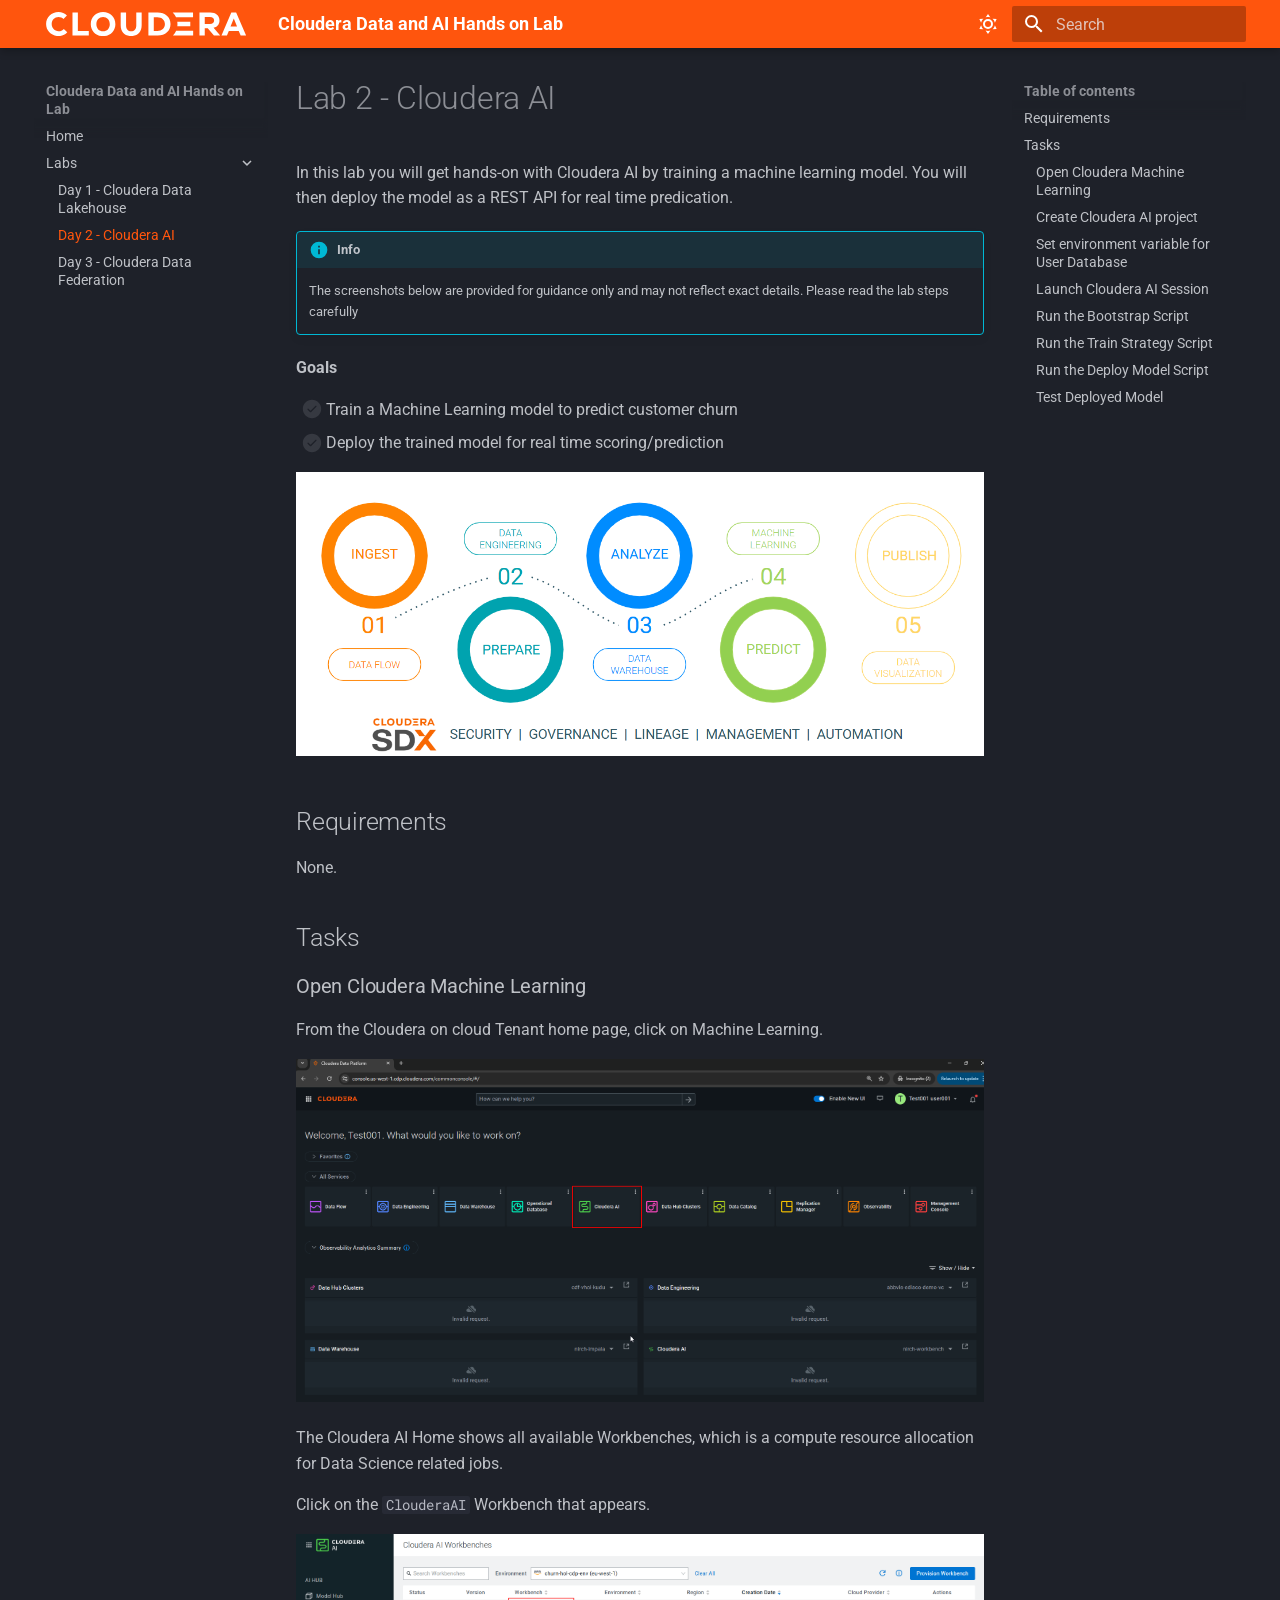
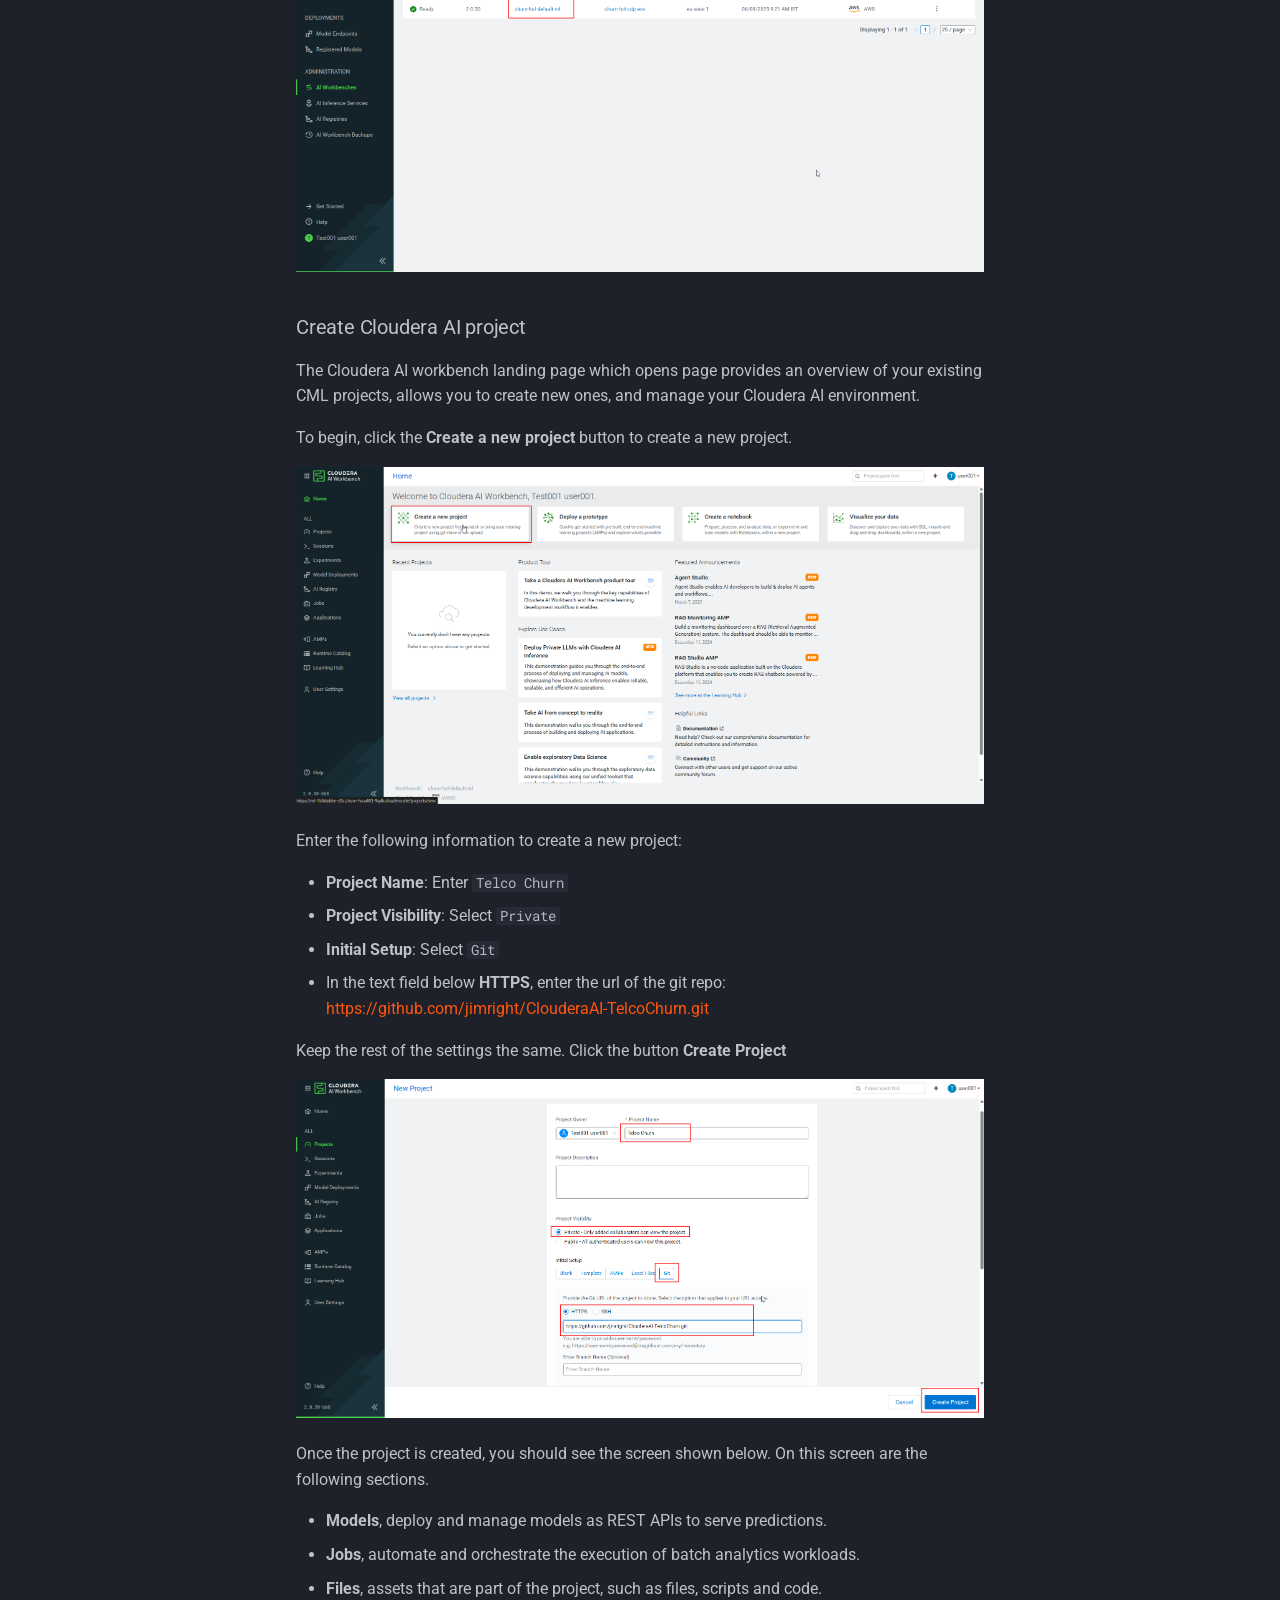
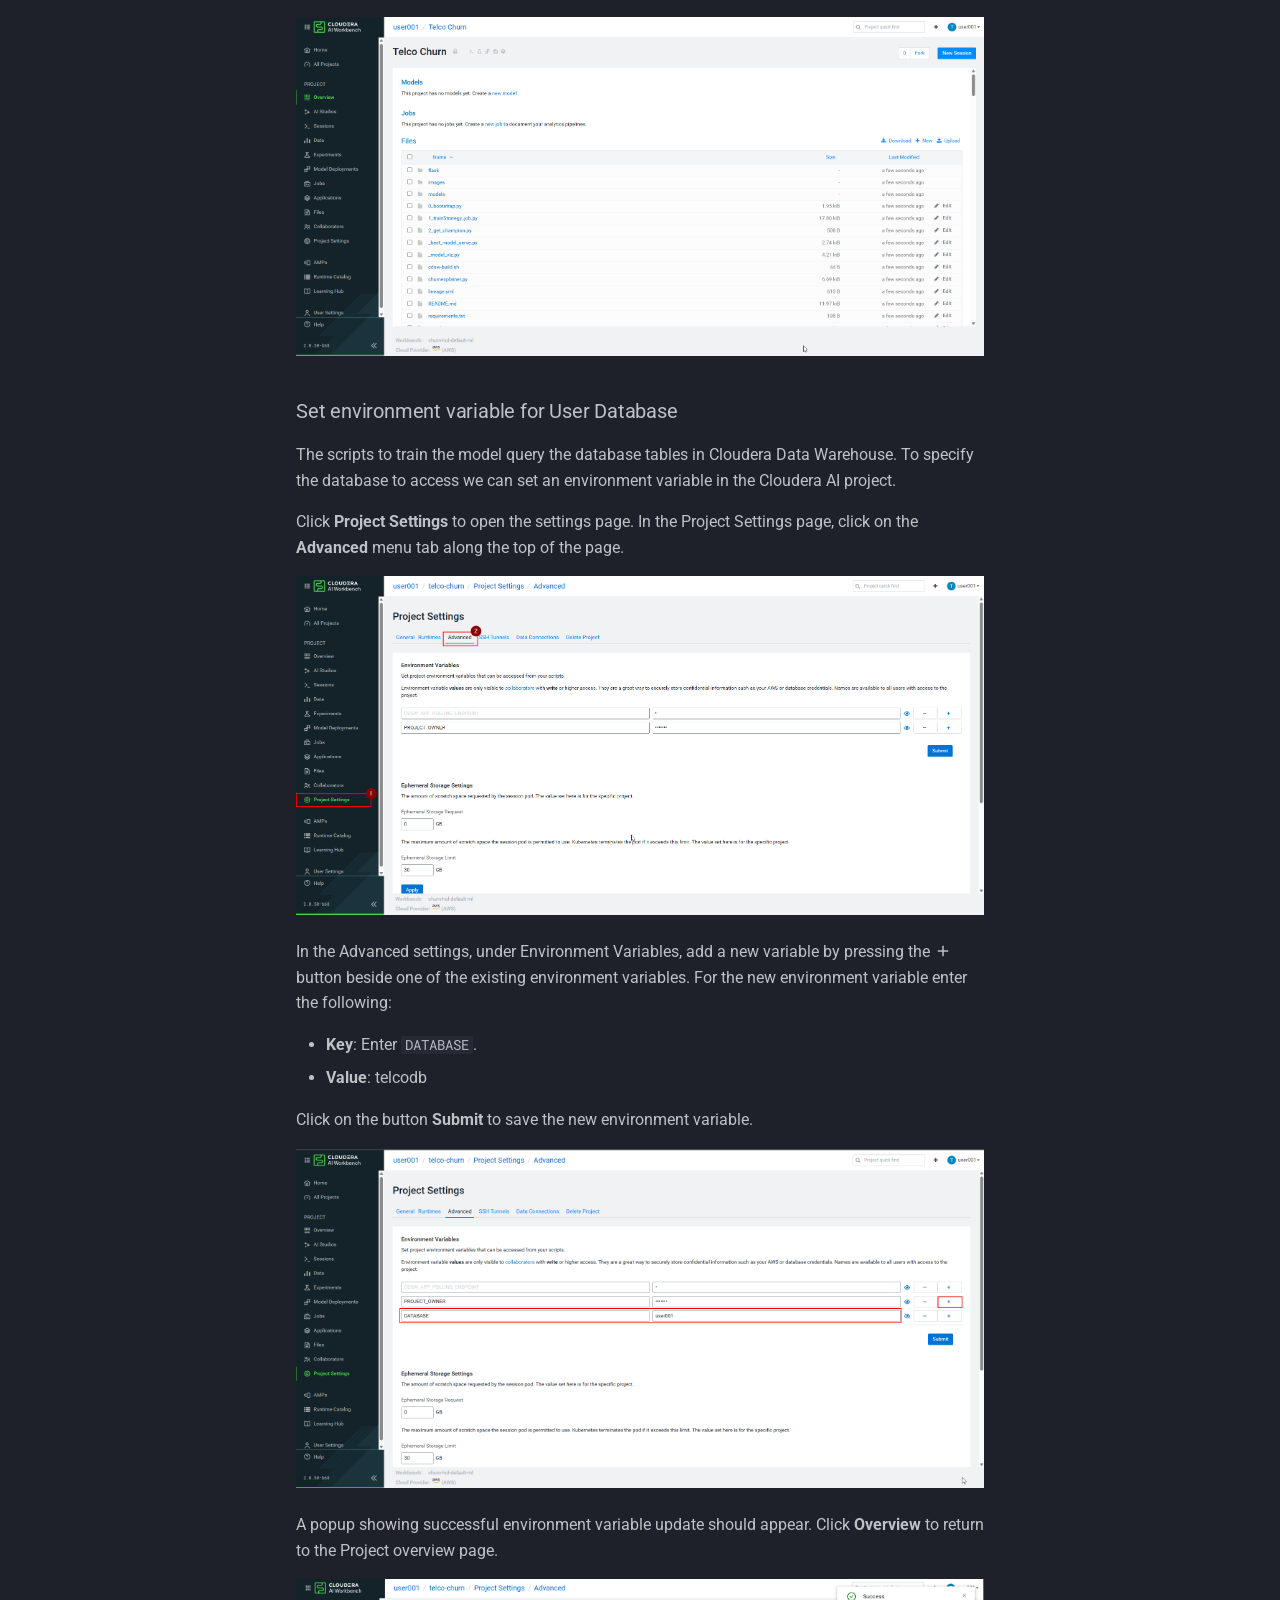
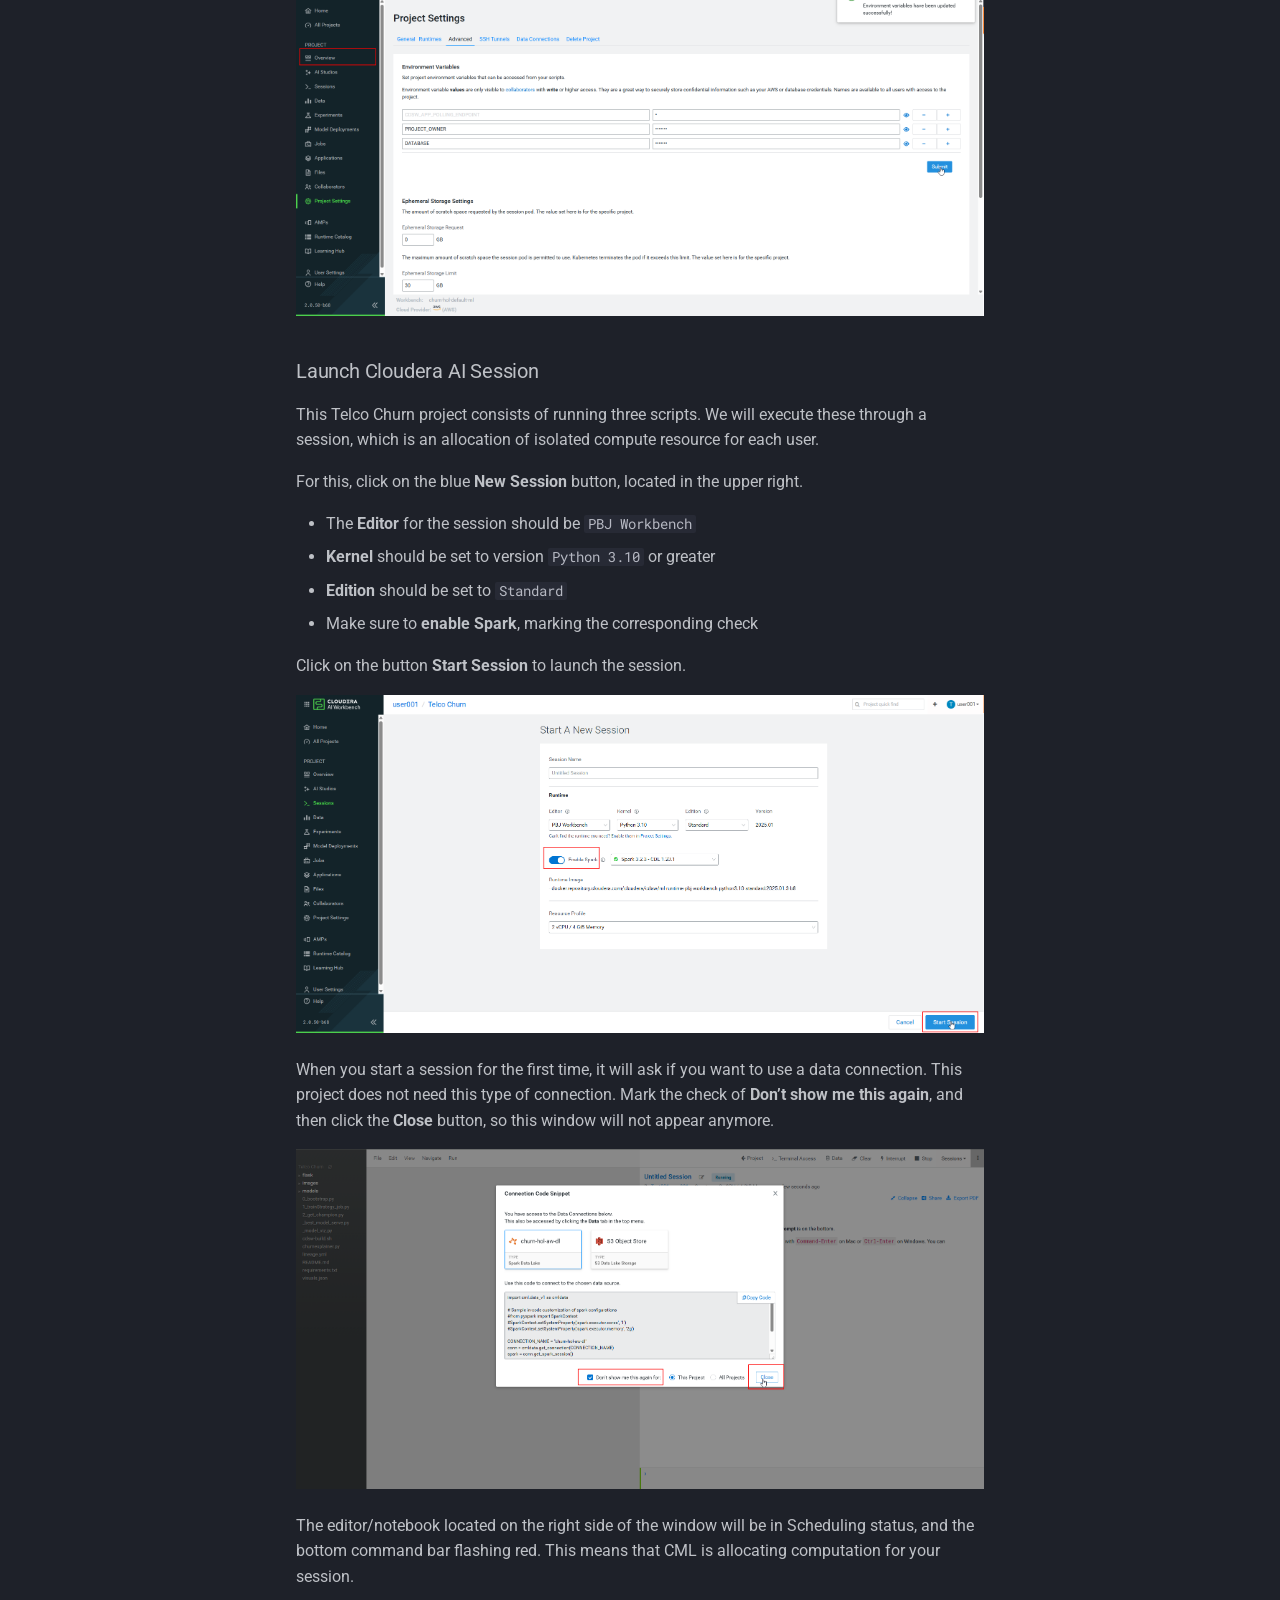
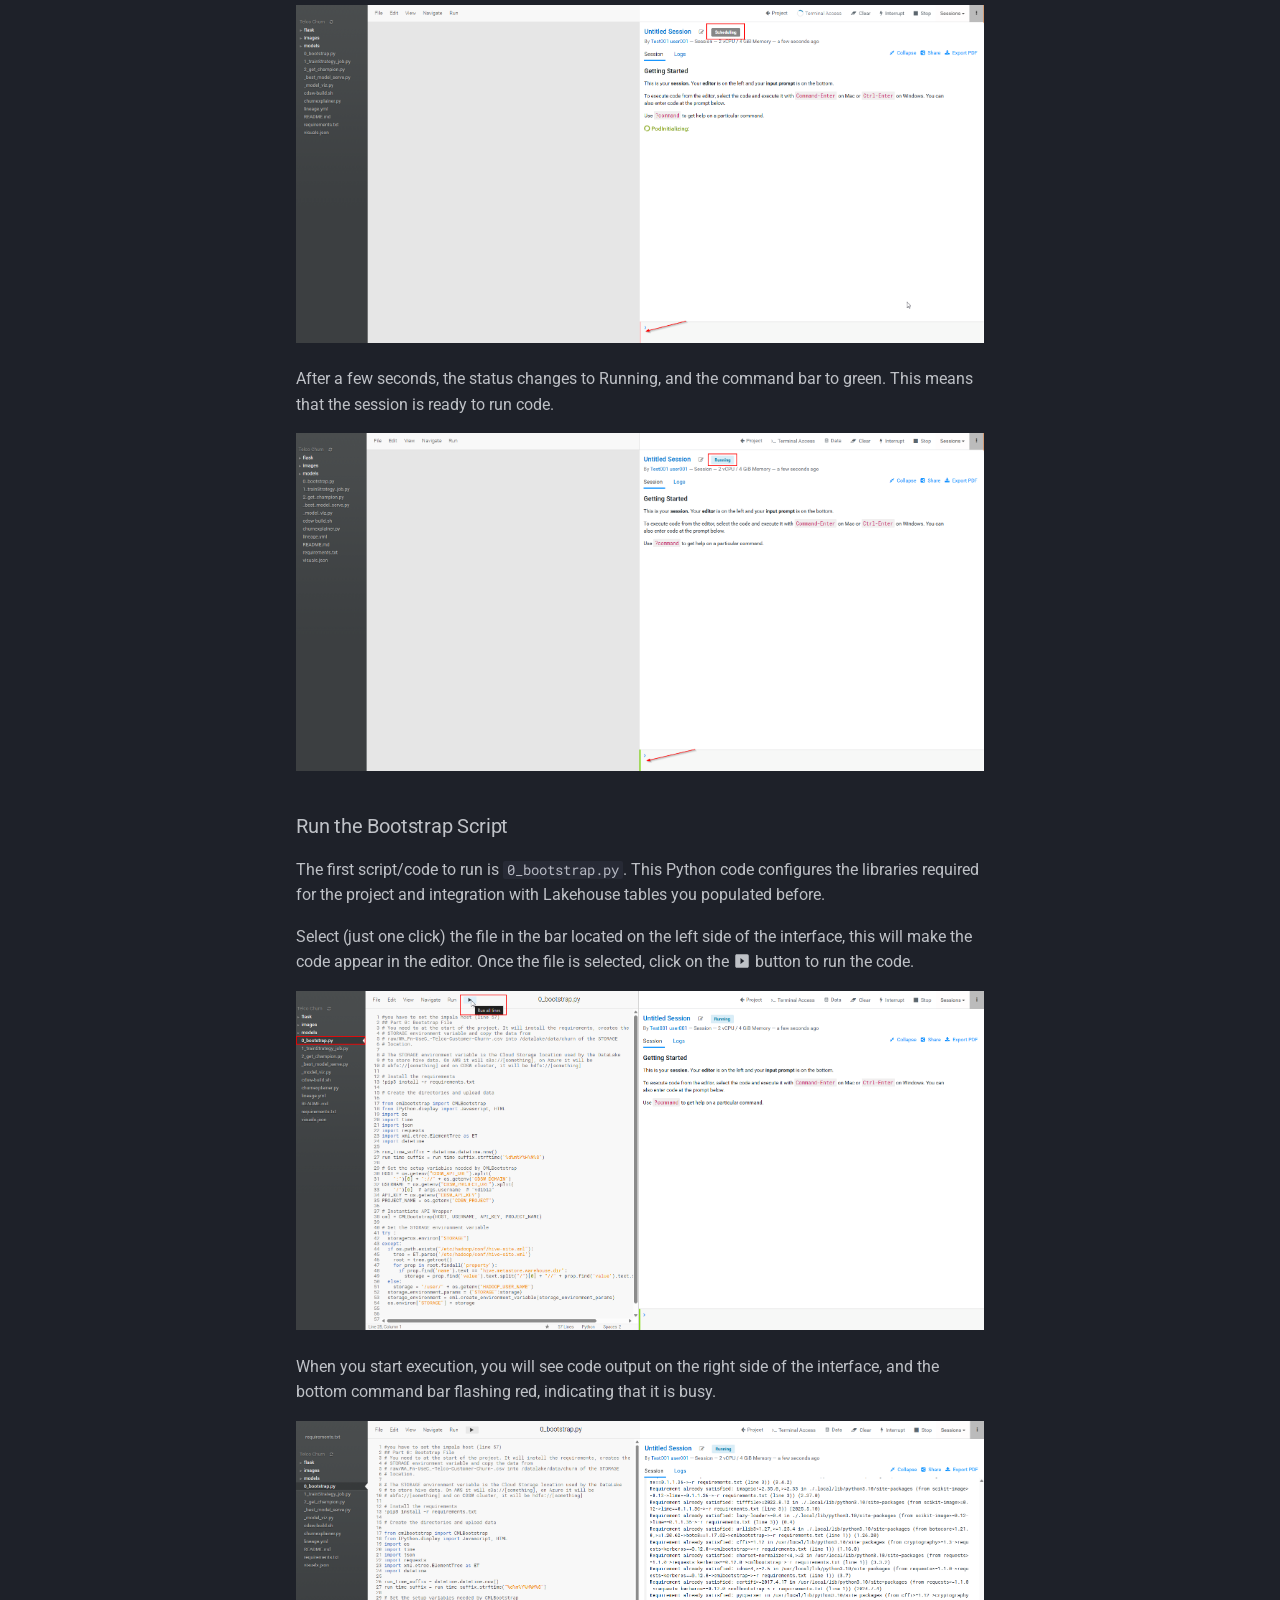
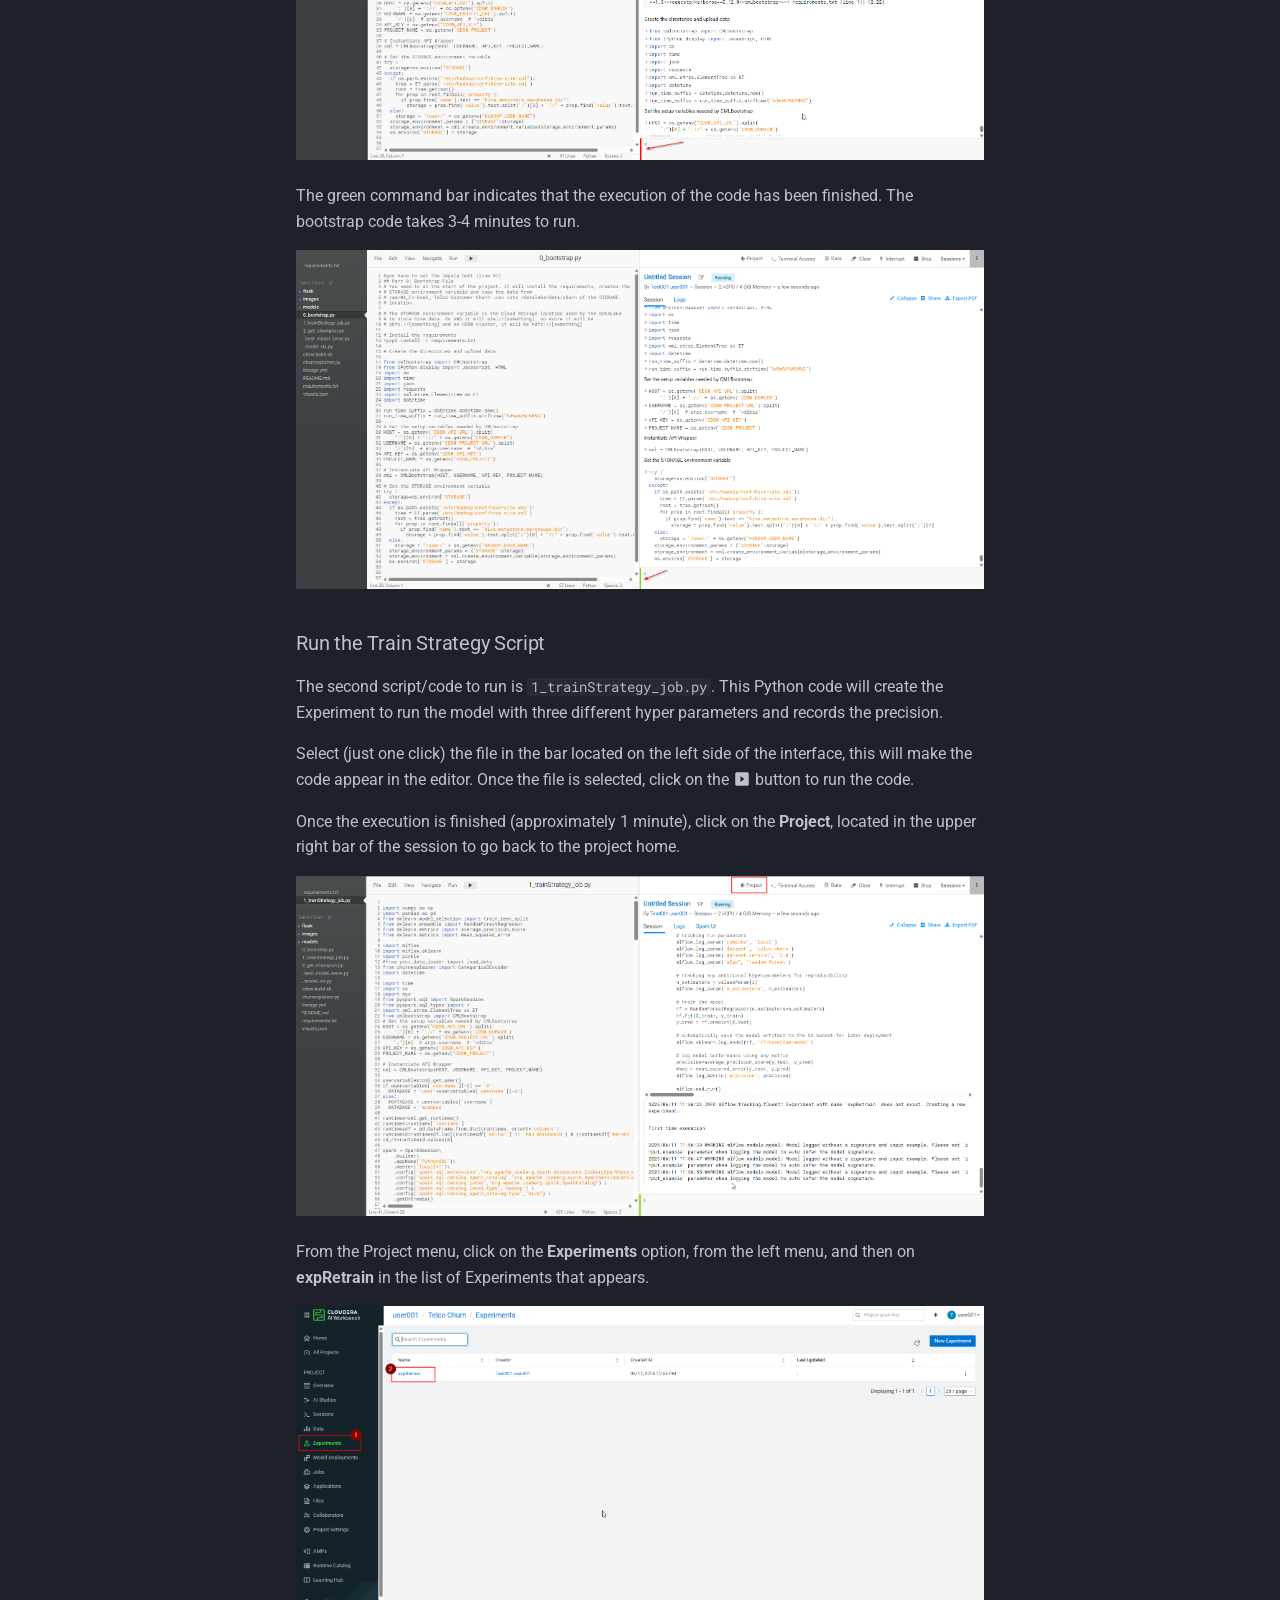
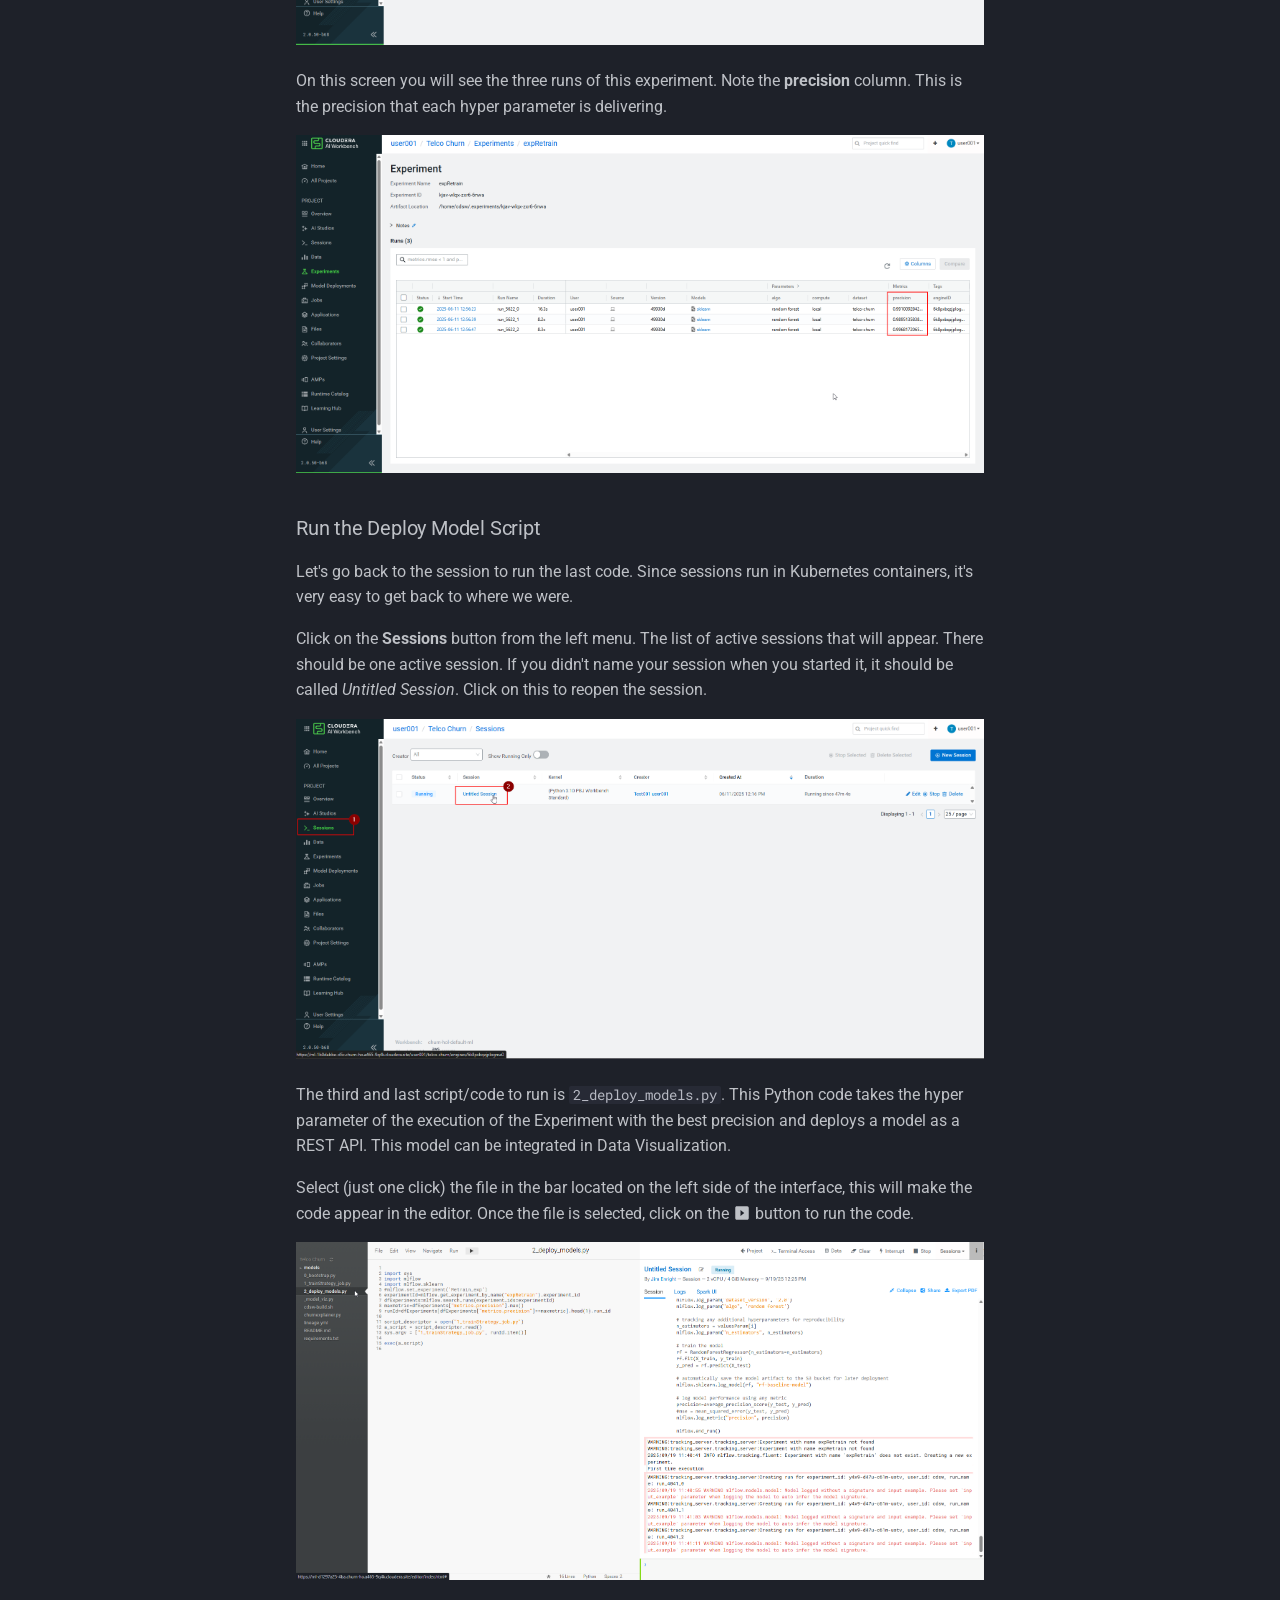
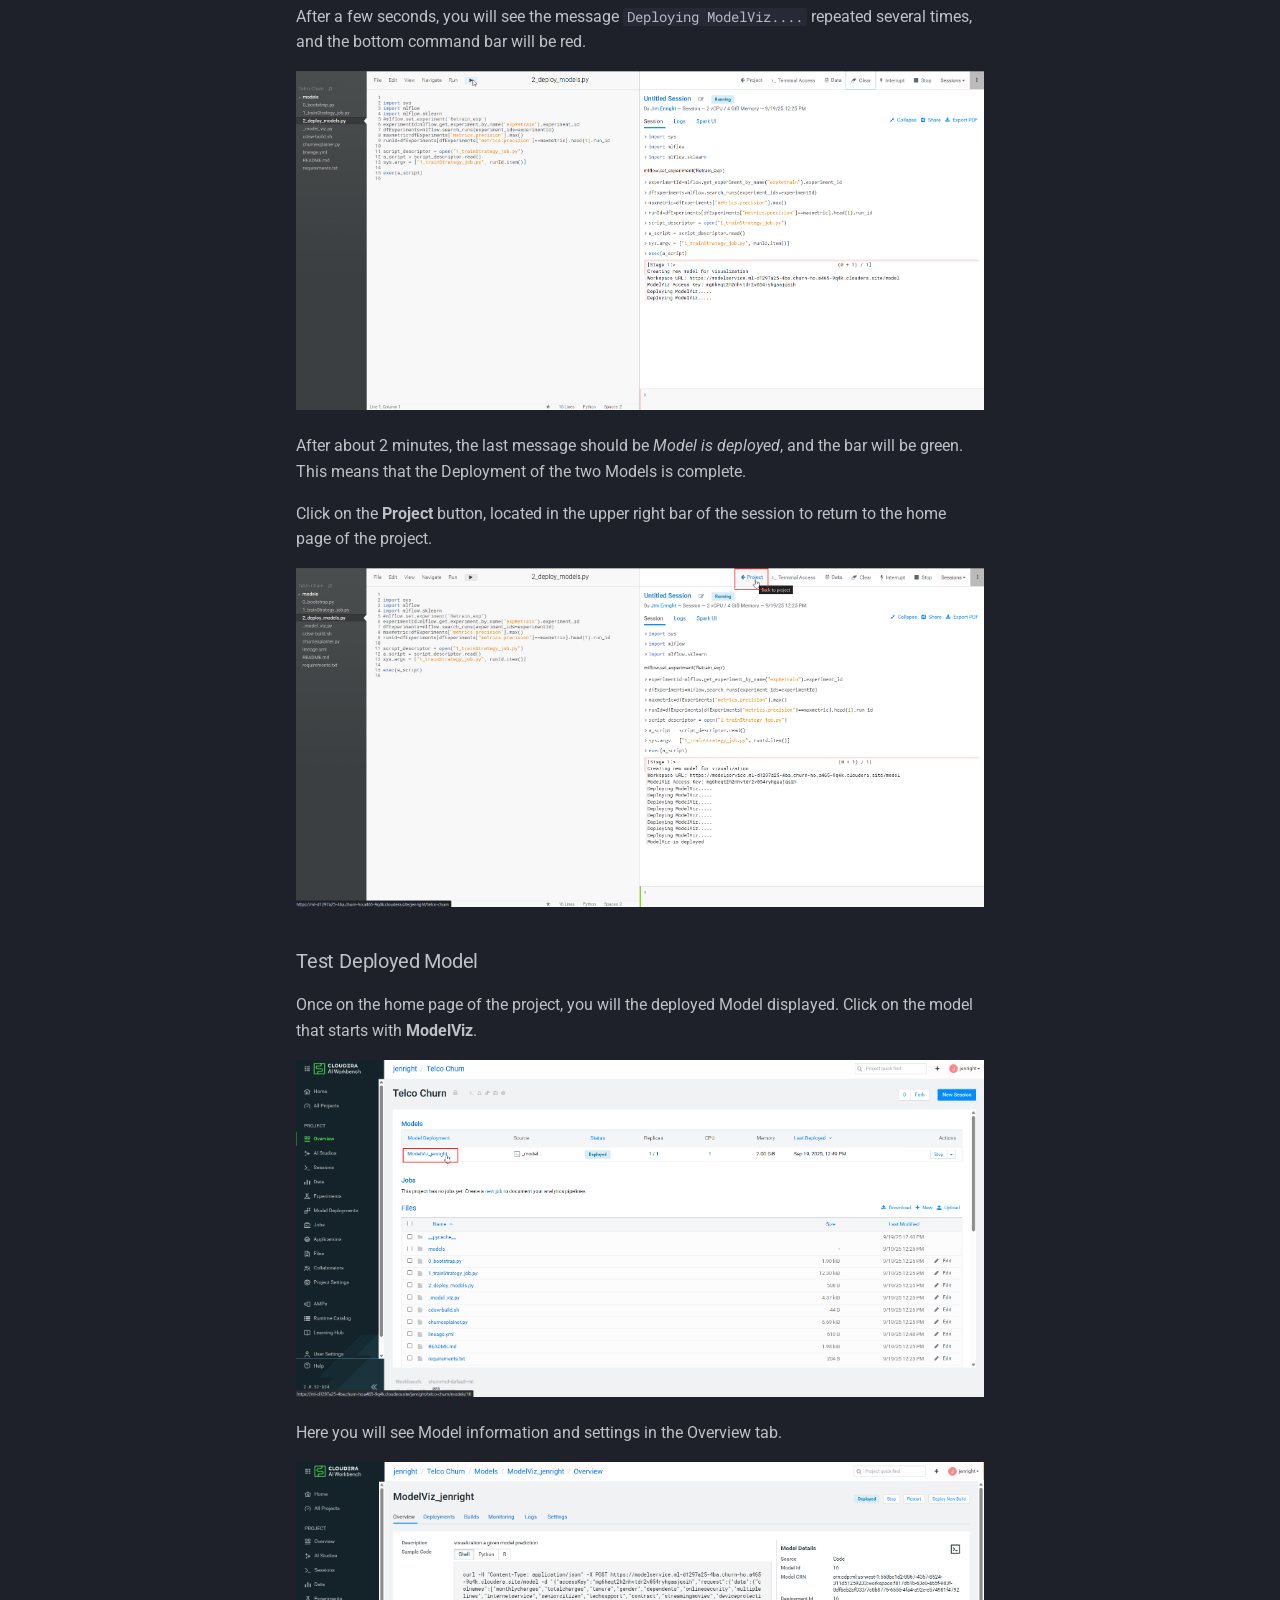
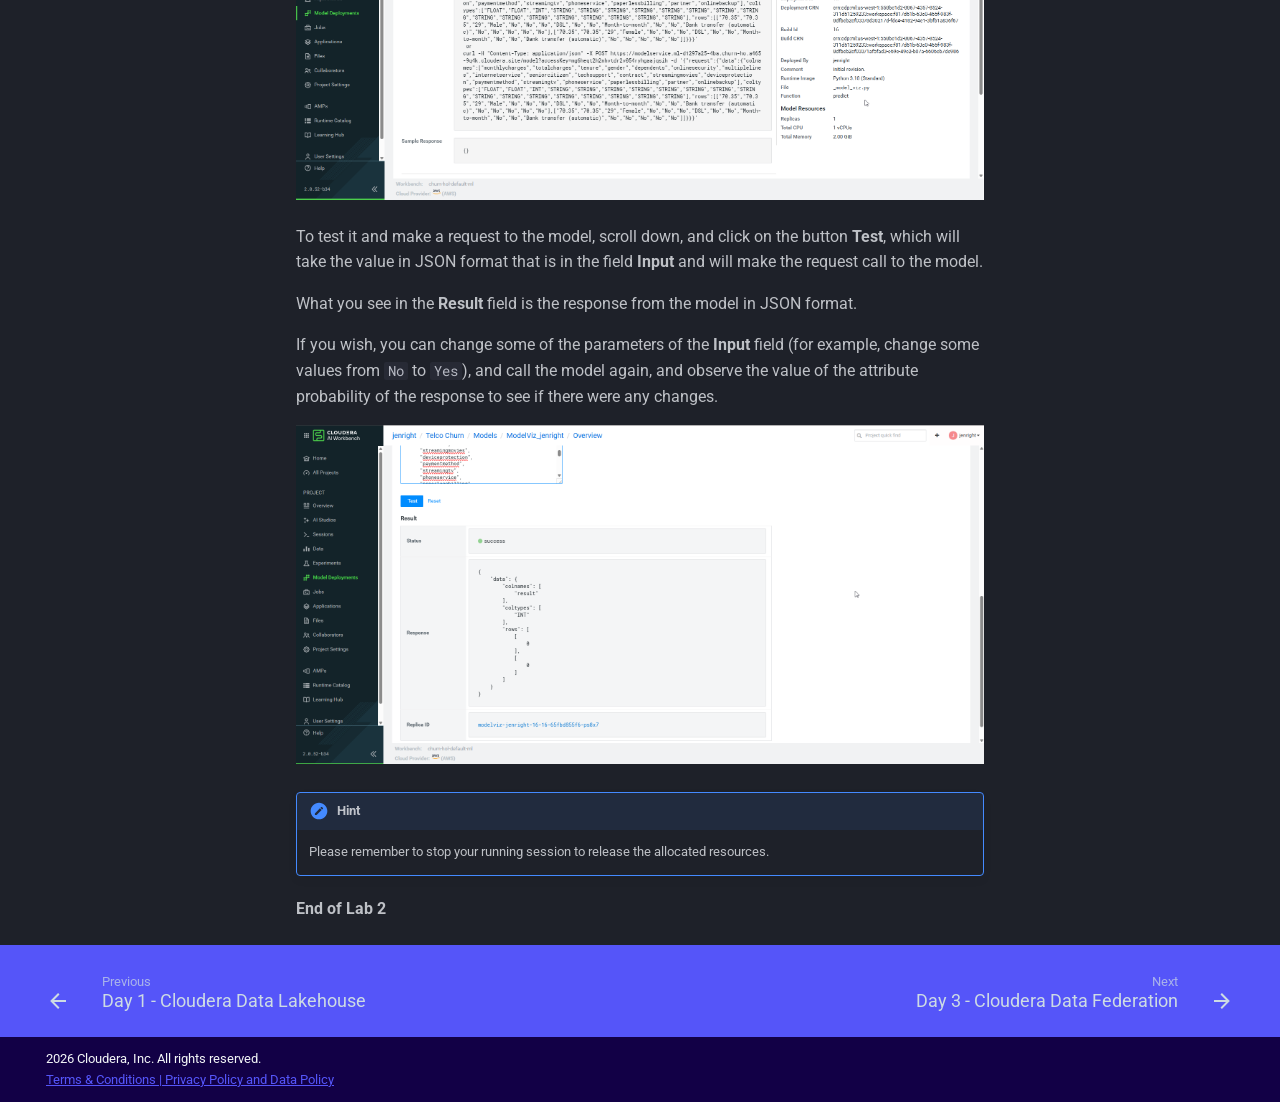
<file: labs/lab4-cai/index.html>
<!DOCTYPE html><html lang="en" class="no-js"><head>
    
      <meta charset="utf-8">
      <meta name="viewport" content="width=device-width,initial-scale=1">
      
      
        <meta name="author" content="Cloudera">
      
      
      
        <link rel="prev" href="../lab3-cdw/index.html">
      
      
        <link rel="next" href="../lab5-dataviz/index.html">
      
      
        
      
      
      <link rel="icon" href="../../assets/images/favicon.ico">
      <meta name="generator" content="mkdocs-1.6.1, mkdocs-material-9.7.6">
    
    
      
        <title>Day 2 - Cloudera AI - Cloudera Data and AI Hands on Lab</title>
      
    
    
      <link rel="stylesheet" href="../../assets/stylesheets/main.484c7ddc.min.css">
      
        
        <link rel="stylesheet" href="../../assets/stylesheets/palette.ab4e12ef.min.css">
      
      


    
    
      
    
    
      
        
        
        <link rel="preconnect" href="https://fonts.gstatic.com" crossorigin="">
        <link rel="stylesheet" href="https://fonts.googleapis.com/css?family=Roboto:300,300i,400,400i,700,700i%7CRoboto+Mono:400,400i,700,700i&amp;display=fallback">
        <style>:root{--md-text-font:"Roboto";--md-code-font:"Roboto Mono"}</style>
      
    
    
      <link rel="stylesheet" href="../../assets/stylesheets/extra.css">
    
    <script>__md_scope=new URL("../..",location),__md_hash=e=>[...e].reduce(((e,_)=>(e<<5)-e+_.charCodeAt(0)),0),__md_get=(e,_=localStorage,t=__md_scope)=>JSON.parse(_.getItem(t.pathname+"."+e)),__md_set=(e,_,t=localStorage,a=__md_scope)=>{try{t.setItem(a.pathname+"."+e,JSON.stringify(_))}catch(e){}}</script>
    
      

    
    
  <link href="../../assets/stylesheets/glightbox.min.css" rel="stylesheet"><script src="../../assets/javascripts/glightbox.min.js"></script><style id="glightbox-style">
            html.glightbox-open { overflow: initial; height: 100%; }
            .gslide-title { margin-top: 0px; user-select: text; }
            .gslide-desc { color: #666; user-select: text; }
            .gslide-image img { background: white; }
            .gscrollbar-fixer { padding-right: 15px; }
            .gdesc-inner { font-size: 0.75rem; }
            body[data-md-color-scheme="slate"] .gdesc-inner { background: var(--md-default-bg-color); }
            body[data-md-color-scheme="slate"] .gslide-title { color: var(--md-default-fg-color); }
            body[data-md-color-scheme="slate"] .gslide-desc { color: var(--md-default-fg-color); }
        </style></head>
  
  
    
    
      
    
    
    
    
    <body dir="ltr" data-md-color-scheme="slate" data-md-color-primary="custom" data-md-color-accent="custom">
  
    
    <input class="md-toggle" data-md-toggle="drawer" type="checkbox" id="__drawer" autocomplete="off">
    <input class="md-toggle" data-md-toggle="search" type="checkbox" id="__search" autocomplete="off">
    <label class="md-overlay" for="__drawer"></label>
    <div data-md-component="skip">
      
        
        <a href="#lab-2-cloudera-ai" class="md-skip">
          Skip to content
        </a>
      
    </div>
    <div data-md-component="announce">
      
    </div>
    
    
      

  

<header class="md-header md-header--shadow" data-md-component="header">
  <nav class="md-header__inner md-grid" aria-label="Header">
    <a href="../../index.html" title="Cloudera Data and AI Hands on Lab" class="md-header__button md-logo" aria-label="Cloudera Data and AI Hands on Lab" data-md-component="logo">
      
  <img src="../../assets/images/logo-cloudera-white.svg" alt="logo">

    </a>
    <label class="md-header__button md-icon" for="__drawer">
      
      <svg xmlns="http://www.w3.org/2000/svg" viewBox="0 0 24 24"><path d="M3 6h18v2H3zm0 5h18v2H3zm0 5h18v2H3z"></path></svg>
    </label>
    <div class="md-header__title" data-md-component="header-title">
      <div class="md-header__ellipsis">
        <div class="md-header__topic">
          <span class="md-ellipsis">
            Cloudera Data and AI Hands on Lab
          </span>
        </div>
        <div class="md-header__topic" data-md-component="header-topic">
          <span class="md-ellipsis">
            
              Day 2 - Cloudera AI
            
          </span>
        </div>
      </div>
    </div>
    
      
        <form class="md-header__option" data-md-component="palette">
  
    
    
    
    <input class="md-option" data-md-color-media="" data-md-color-scheme="slate" data-md-color-primary="custom" data-md-color-accent="custom" aria-label="Switch to light mode" type="radio" name="__palette" id="__palette_0">
    
      <label class="md-header__button md-icon" title="Switch to light mode" for="__palette_1" hidden="">
        <svg xmlns="http://www.w3.org/2000/svg" viewBox="0 0 24 24"><path d="M12 7a5 5 0 0 1 5 5 5 5 0 0 1-5 5 5 5 0 0 1-5-5 5 5 0 0 1 5-5m0 2a3 3 0 0 0-3 3 3 3 0 0 0 3 3 3 3 0 0 0 3-3 3 3 0 0 0-3-3m0-7 2.39 3.42C13.65 5.15 12.84 5 12 5s-1.65.15-2.39.42zM3.34 7l4.16-.35A7.2 7.2 0 0 0 5.94 8.5c-.44.74-.69 1.5-.83 2.29zm.02 10 1.76-3.77a7.131 7.131 0 0 0 2.38 4.14zM20.65 7l-1.77 3.79a7.02 7.02 0 0 0-2.38-4.15zm-.01 10-4.14.36c.59-.51 1.12-1.14 1.54-1.86.42-.73.69-1.5.83-2.29zM12 22l-2.41-3.44c.74.27 1.55.44 2.41.44.82 0 1.63-.17 2.37-.44z"></path></svg>
      </label>
    
  
    
    
    
    <input class="md-option" data-md-color-media="" data-md-color-scheme="default" data-md-color-primary="custom" data-md-color-accent="custom" aria-label="Switch to dark mode" type="radio" name="__palette" id="__palette_1">
    
      <label class="md-header__button md-icon" title="Switch to dark mode" for="__palette_0" hidden="">
        <svg xmlns="http://www.w3.org/2000/svg" viewBox="0 0 24 24"><path d="m17.75 4.09-2.53 1.94.91 3.06-2.63-1.81-2.63 1.81.91-3.06-2.53-1.94L12.44 4l1.06-3 1.06 3zm3.5 6.91-1.64 1.25.59 1.98-1.7-1.17-1.7 1.17.59-1.98L15.75 11l2.06-.05L18.5 9l.69 1.95zm-2.28 4.95c.83-.08 1.72 1.1 1.19 1.85-.32.45-.66.87-1.08 1.27C15.17 23 8.84 23 4.94 19.07c-3.91-3.9-3.91-10.24 0-14.14.4-.4.82-.76 1.27-1.08.75-.53 1.93.36 1.85 1.19-.27 2.86.69 5.83 2.89 8.02a9.96 9.96 0 0 0 8.02 2.89m-1.64 2.02a12.08 12.08 0 0 1-7.8-3.47c-2.17-2.19-3.33-5-3.49-7.82-2.81 3.14-2.7 7.96.31 10.98 3.02 3.01 7.84 3.12 10.98.31"></path></svg>
      </label>
    
  
</form>
      
    
    
      <script>var palette=__md_get("__palette");if(palette&&palette.color){if("(prefers-color-scheme)"===palette.color.media){var media=matchMedia("(prefers-color-scheme: light)"),input=document.querySelector(media.matches?"[data-md-color-media='(prefers-color-scheme: light)']":"[data-md-color-media='(prefers-color-scheme: dark)']");palette.color.media=input.getAttribute("data-md-color-media"),palette.color.scheme=input.getAttribute("data-md-color-scheme"),palette.color.primary=input.getAttribute("data-md-color-primary"),palette.color.accent=input.getAttribute("data-md-color-accent")}for(var[key,value]of Object.entries(palette.color))document.body.setAttribute("data-md-color-"+key,value)}</script>
    
    
    
      
      
        <label class="md-header__button md-icon" for="__search">
          
          <svg xmlns="http://www.w3.org/2000/svg" viewBox="0 0 24 24"><path d="M9.5 3A6.5 6.5 0 0 1 16 9.5c0 1.61-.59 3.09-1.56 4.23l.27.27h.79l5 5-1.5 1.5-5-5v-.79l-.27-.27A6.52 6.52 0 0 1 9.5 16 6.5 6.5 0 0 1 3 9.5 6.5 6.5 0 0 1 9.5 3m0 2C7 5 5 7 5 9.5S7 14 9.5 14 14 12 14 9.5 12 5 9.5 5"></path></svg>
        </label>
        <div class="md-search" data-md-component="search" role="dialog">
  <label class="md-search__overlay" for="__search"></label>
  <div class="md-search__inner" role="search">
    <form class="md-search__form" name="search">
      <input type="text" class="md-search__input" name="query" aria-label="Search" placeholder="Search" autocapitalize="off" autocorrect="off" autocomplete="off" spellcheck="false" data-md-component="search-query" required="">
      <label class="md-search__icon md-icon" for="__search">
        
        <svg xmlns="http://www.w3.org/2000/svg" viewBox="0 0 24 24"><path d="M9.5 3A6.5 6.5 0 0 1 16 9.5c0 1.61-.59 3.09-1.56 4.23l.27.27h.79l5 5-1.5 1.5-5-5v-.79l-.27-.27A6.52 6.52 0 0 1 9.5 16 6.5 6.5 0 0 1 3 9.5 6.5 6.5 0 0 1 9.5 3m0 2C7 5 5 7 5 9.5S7 14 9.5 14 14 12 14 9.5 12 5 9.5 5"></path></svg>
        
        <svg xmlns="http://www.w3.org/2000/svg" viewBox="0 0 24 24"><path d="M20 11v2H8l5.5 5.5-1.42 1.42L4.16 12l7.92-7.92L13.5 5.5 8 11z"></path></svg>
      </label>
      <nav class="md-search__options" aria-label="Search">
        
        <button type="reset" class="md-search__icon md-icon" title="Clear" aria-label="Clear" tabindex="-1">
          
          <svg xmlns="http://www.w3.org/2000/svg" viewBox="0 0 24 24"><path d="M19 6.41 17.59 5 12 10.59 6.41 5 5 6.41 10.59 12 5 17.59 6.41 19 12 13.41 17.59 19 19 17.59 13.41 12z"></path></svg>
        </button>
      </nav>
      
    </form>
    <div class="md-search__output">
      <div class="md-search__scrollwrap" tabindex="0" data-md-scrollfix="">
        <div class="md-search-result" data-md-component="search-result">
          <div class="md-search-result__meta">
            Initializing search
          </div>
          <ol class="md-search-result__list" role="presentation"></ol>
        </div>
      </div>
    </div>
  </div>
</div>
      
    
    
  </nav>
  
</header>
    
    <div class="md-container" data-md-component="container">
      
      
        
          
        
      
      <main class="md-main" data-md-component="main">
        <div class="md-main__inner md-grid">
          
            
              
              <div class="md-sidebar md-sidebar--primary" data-md-component="sidebar" data-md-type="navigation">
                <div class="md-sidebar__scrollwrap">
                  <div class="md-sidebar__inner">
                    



<nav class="md-nav md-nav--primary" aria-label="Navigation" data-md-level="0">
  <label class="md-nav__title" for="__drawer">
    <a href="../../index.html" title="Cloudera Data and AI Hands on Lab" class="md-nav__button md-logo" aria-label="Cloudera Data and AI Hands on Lab" data-md-component="logo">
      
  <img src="../../assets/images/logo-cloudera-white.svg" alt="logo">

    </a>
    Cloudera Data and AI Hands on Lab
  </label>
  
  <ul class="md-nav__list" data-md-scrollfix="">
    
      
      
  
  
  
  
    <li class="md-nav__item">
      <a href="../../index.html" class="md-nav__link">
        
  
  
  <span class="md-ellipsis">
    
  
    Home
  

    
  </span>
  
  

      </a>
    </li>
  

    
      
      
  
  
    
  
  
  
    
    
    
    
    
    <li class="md-nav__item md-nav__item--active md-nav__item--nested">
      
        
        
        <input class="md-nav__toggle md-toggle " type="checkbox" id="__nav_2" checked="">
        
          
          <label class="md-nav__link" for="__nav_2" id="__nav_2_label" tabindex="0">
            
  
  
  <span class="md-ellipsis">
    
  
    Labs
  

    
  </span>
  
  

            <span class="md-nav__icon md-icon"></span>
          </label>
        
        <nav class="md-nav" data-md-level="1" aria-labelledby="__nav_2_label" aria-expanded="true">
          <label class="md-nav__title" for="__nav_2">
            <span class="md-nav__icon md-icon"></span>
            
  
    Labs
  

          </label>
          <ul class="md-nav__list" data-md-scrollfix="">
            
              
                
  
  
  
  
    <li class="md-nav__item">
      <a href="../lab3-cdw/index.html" class="md-nav__link">
        
  
  
  <span class="md-ellipsis">
    
  
    Day 1 - Cloudera Data Lakehouse
  

    
  </span>
  
  

      </a>
    </li>
  

              
            
              
                
  
  
    
  
  
  
    <li class="md-nav__item md-nav__item--active">
      
      <input class="md-nav__toggle md-toggle" type="checkbox" id="__toc">
      
      
        
      
      
        <label class="md-nav__link md-nav__link--active" for="__toc">
          
  
  
  <span class="md-ellipsis">
    
  
    Day 2 - Cloudera AI
  

    
  </span>
  
  

          <span class="md-nav__icon md-icon"></span>
        </label>
      
      <a href="index.html" class="md-nav__link md-nav__link--active">
        
  
  
  <span class="md-ellipsis">
    
  
    Day 2 - Cloudera AI
  

    
  </span>
  
  

      </a>
      
        

<nav class="md-nav md-nav--secondary" aria-label="Table of contents">
  
  
  
    
  
  
    <label class="md-nav__title" for="__toc">
      <span class="md-nav__icon md-icon"></span>
      Table of contents
    </label>
    <ul class="md-nav__list" data-md-component="toc" data-md-scrollfix="">
      
        <li class="md-nav__item">
  <a href="#requirements" class="md-nav__link">
    <span class="md-ellipsis">
      
        Requirements
      
    </span>
  </a>
  
</li>
      
        <li class="md-nav__item">
  <a href="#tasks" class="md-nav__link">
    <span class="md-ellipsis">
      
        Tasks
      
    </span>
  </a>
  
    <nav class="md-nav" aria-label="Tasks">
      <ul class="md-nav__list">
        
          <li class="md-nav__item">
  <a href="#open-cloudera-machine-learning" class="md-nav__link">
    <span class="md-ellipsis">
      
        Open Cloudera Machine Learning
      
    </span>
  </a>
  
</li>
        
          <li class="md-nav__item">
  <a href="#create-cloudera-ai-project" class="md-nav__link">
    <span class="md-ellipsis">
      
        Create Cloudera AI project
      
    </span>
  </a>
  
</li>
        
          <li class="md-nav__item">
  <a href="#set-environment-variable-for-user-database" class="md-nav__link">
    <span class="md-ellipsis">
      
        Set environment variable for User Database
      
    </span>
  </a>
  
</li>
        
          <li class="md-nav__item">
  <a href="#launch-cloudera-ai-session" class="md-nav__link">
    <span class="md-ellipsis">
      
        Launch Cloudera AI Session
      
    </span>
  </a>
  
</li>
        
          <li class="md-nav__item">
  <a href="#run-the-bootstrap-script" class="md-nav__link">
    <span class="md-ellipsis">
      
        Run the Bootstrap Script
      
    </span>
  </a>
  
</li>
        
          <li class="md-nav__item">
  <a href="#run-the-train-strategy-script" class="md-nav__link">
    <span class="md-ellipsis">
      
        Run the Train Strategy Script
      
    </span>
  </a>
  
</li>
        
          <li class="md-nav__item">
  <a href="#run-the-deploy-model-script" class="md-nav__link">
    <span class="md-ellipsis">
      
        Run the Deploy Model Script
      
    </span>
  </a>
  
</li>
        
          <li class="md-nav__item">
  <a href="#test-deployed-model" class="md-nav__link">
    <span class="md-ellipsis">
      
        Test Deployed Model
      
    </span>
  </a>
  
</li>
        
      </ul>
    </nav>
  
</li>
      
    </ul>
  
</nav>
      
    </li>
  

              
            
              
                
  
  
  
  
    <li class="md-nav__item">
      <a href="../lab5-dataviz/index.html" class="md-nav__link">
        
  
  
  <span class="md-ellipsis">
    
  
    Day 3 - Cloudera Data Federation
  

    
  </span>
  
  

      </a>
    </li>
  

              
            
          </ul>
        </nav>
      
    </li>
  

    
  </ul>
</nav>
                  </div>
                </div>
              </div>
            
            
              
              <div class="md-sidebar md-sidebar--secondary" data-md-component="sidebar" data-md-type="toc">
                <div class="md-sidebar__scrollwrap">
                  <div class="md-sidebar__inner">
                    

<nav class="md-nav md-nav--secondary" aria-label="Table of contents">
  
  
  
    
  
  
    <label class="md-nav__title" for="__toc">
      <span class="md-nav__icon md-icon"></span>
      Table of contents
    </label>
    <ul class="md-nav__list" data-md-component="toc" data-md-scrollfix="">
      
        <li class="md-nav__item">
  <a href="#requirements" class="md-nav__link">
    <span class="md-ellipsis">
      
        Requirements
      
    </span>
  </a>
  
</li>
      
        <li class="md-nav__item">
  <a href="#tasks" class="md-nav__link">
    <span class="md-ellipsis">
      
        Tasks
      
    </span>
  </a>
  
    <nav class="md-nav" aria-label="Tasks">
      <ul class="md-nav__list">
        
          <li class="md-nav__item">
  <a href="#open-cloudera-machine-learning" class="md-nav__link">
    <span class="md-ellipsis">
      
        Open Cloudera Machine Learning
      
    </span>
  </a>
  
</li>
        
          <li class="md-nav__item">
  <a href="#create-cloudera-ai-project" class="md-nav__link">
    <span class="md-ellipsis">
      
        Create Cloudera AI project
      
    </span>
  </a>
  
</li>
        
          <li class="md-nav__item">
  <a href="#set-environment-variable-for-user-database" class="md-nav__link">
    <span class="md-ellipsis">
      
        Set environment variable for User Database
      
    </span>
  </a>
  
</li>
        
          <li class="md-nav__item">
  <a href="#launch-cloudera-ai-session" class="md-nav__link">
    <span class="md-ellipsis">
      
        Launch Cloudera AI Session
      
    </span>
  </a>
  
</li>
        
          <li class="md-nav__item">
  <a href="#run-the-bootstrap-script" class="md-nav__link">
    <span class="md-ellipsis">
      
        Run the Bootstrap Script
      
    </span>
  </a>
  
</li>
        
          <li class="md-nav__item">
  <a href="#run-the-train-strategy-script" class="md-nav__link">
    <span class="md-ellipsis">
      
        Run the Train Strategy Script
      
    </span>
  </a>
  
</li>
        
          <li class="md-nav__item">
  <a href="#run-the-deploy-model-script" class="md-nav__link">
    <span class="md-ellipsis">
      
        Run the Deploy Model Script
      
    </span>
  </a>
  
</li>
        
          <li class="md-nav__item">
  <a href="#test-deployed-model" class="md-nav__link">
    <span class="md-ellipsis">
      
        Test Deployed Model
      
    </span>
  </a>
  
</li>
        
      </ul>
    </nav>
  
</li>
      
    </ul>
  
</nav>
                  </div>
                </div>
              </div>
            
          
          
            <div class="md-content" data-md-component="content">
              
              <article class="md-content__inner md-typeset">
                
                  



<h1 id="lab-2-cloudera-ai">Lab 2 - Cloudera AI</h1>
<p>In this lab you will get hands-on with Cloudera AI by training a machine learning model. You will then deploy the model as a REST API for real time predication.</p>
<div class="admonition info">
<p class="admonition-title">Info</p>
<p>The screenshots below are provided for guidance only and may not reflect exact details. Please read the lab steps carefully</p>
</div>
<p><strong>Goals</strong></p>
<ul class="task-list">
<li class="task-list-item"><label class="task-list-control"><input type="checkbox" disabled=""><span class="task-list-indicator"></span></label> Train a Machine Learning model to predict customer churn</li>
<li class="task-list-item"><label class="task-list-control"><input type="checkbox" disabled=""><span class="task-list-indicator"></span></label> Deploy the trained model for real time scoring/prediction</li>
</ul>
<p><a class="glightbox" data-type="image" data-width="auto" data-height="auto" href="lab4_cai.png" data-desc-position="bottom"><img alt="Lab 4" src="lab4_cai.png"></a></p>
<h2 id="requirements">Requirements</h2>
<p>None.</p>
<h2 id="tasks">Tasks</h2>
<h3 id="open-cloudera-machine-learning">Open Cloudera Machine Learning</h3>
<p>From the Cloudera on cloud Tenant home page, click on Machine Learning.</p>
<p><a class="glightbox" data-type="image" data-width="auto" data-height="auto" href="cloudera_on_cloud_tenant_home.png" data-desc-position="bottom"><img alt="Cloudera on Cloud Tenant Home" src="cloudera_on_cloud_tenant_home.png"></a></p>
<p>The Cloudera AI Home shows all available Workbenches, which is a compute resource allocation for Data Science related jobs.</p>
<p>Click on the <code>ClouderaAI</code> Workbench that appears.</p>
<p><a class="glightbox" data-type="image" data-width="auto" data-height="auto" href="cai_home_page.png" data-desc-position="bottom"><img alt="Cloudera AI" src="cai_home_page.png"></a></p>
<h3 id="create-cloudera-ai-project">Create Cloudera AI project</h3>
<p>The Cloudera AI workbench landing page which opens page provides an overview of your existing CML projects, allows you to create new ones, and manage your Cloudera AI environment.</p>
<p>To begin, click the <strong>Create a new project</strong> button to create a new project.</p>
<p><a class="glightbox" data-type="image" data-width="auto" data-height="auto" href="cai_create_new_project.png" data-desc-position="bottom"><img alt="Cloudera AI Create Project" src="cai_create_new_project.png"></a></p>
<p>Enter the following information to create a new project:</p>
<ul>
<li><strong>Project Name</strong>: Enter <code>Telco Churn</code></li>
<li><strong>Project Visibility</strong>: Select <code>Private</code></li>
<li><strong>Initial Setup</strong>: Select <code>Git</code></li>
<li>In the text field below <strong>HTTPS</strong>, enter the url of the git repo: <a href="https://github.com/jimright/ClouderaAI-TelcoChurn.git">https://github.com/jimright/ClouderaAI-TelcoChurn.git</a></li>
</ul>
<p>Keep the rest of the settings the same. Click the button <strong>Create Project</strong></p>
<p><a class="glightbox" data-type="image" data-width="auto" data-height="auto" href="cai_create_project_details.png" data-desc-position="bottom"><img alt="Cloudera AI Enter Project Details" src="cai_create_project_details.png"></a></p>
<p>Once the project is created, you should see the screen shown below.
On this screen are the following sections.</p>
<ul>
<li><strong>Models</strong>, deploy and manage models as REST APIs to serve predictions.</li>
<li><strong>Jobs</strong>, automate and orchestrate the execution of batch analytics workloads.</li>
<li><strong>Files</strong>, assets that are part of the project, such as files, scripts and code.</li>
</ul>
<p><a class="glightbox" data-type="image" data-width="auto" data-height="auto" href="cai_project_home_page.png" data-desc-position="bottom"><img alt="Cloudera AI Project Home Page" src="cai_project_home_page.png"></a></p>
<h3 id="set-environment-variable-for-user-database">Set environment variable for User Database</h3>
<p>The scripts to train the model query the database tables in Cloudera Data Warehouse. To specify the database to access we can set an environment variable in the Cloudera AI project.</p>
<p>Click <strong>Project Settings</strong> to open the settings page. In the Project Settings page, click on the <strong>Advanced</strong> menu tab along the top of the page.</p>
<p><a class="glightbox" data-type="image" data-width="auto" data-height="auto" href="cai_project_settings.png" data-desc-position="bottom"><img alt="Cloudera AI Project Settings" src="cai_project_settings.png"></a></p>
<p>In the Advanced settings, under Environment Variables, add a new variable by pressing the <span class="twemoji"><svg xmlns="http://www.w3.org/2000/svg" viewBox="0 0 24 24"><path d="M19 13h-6v6h-2v-6H5v-2h6V5h2v6h6z"></path></svg></span> button beside one of the existing environment variables.
For the new environment variable enter the following:</p>
<ul>
<li><strong>Key</strong>: Enter <code>DATABASE</code>.</li>
<li><strong>Value</strong>: telcodb</li>
</ul>
<p>Click on the button <strong>Submit</strong> to save the new environment variable.</p>
<p><a class="glightbox" data-type="image" data-width="auto" data-height="auto" href="cai_project_environment_variable.png" data-desc-position="bottom"><img alt="Cloudera AI Database Environment Variable" src="cai_project_environment_variable.png"></a></p>
<p>A popup showing successful environment variable update should appear. Click <strong>Overview</strong> to return to the Project overview page.</p>
<p><a class="glightbox" data-type="image" data-width="auto" data-height="auto" href="cai_project_environment_variable_saved.png" data-desc-position="bottom"><img alt="Cloudera AI Save Environment Variable" src="cai_project_environment_variable_saved.png"></a></p>
<h3 id="launch-cloudera-ai-session">Launch Cloudera AI Session</h3>
<p>This Telco Churn project consists of running three scripts. We will execute these through a session, which is an allocation of isolated compute resource for each user.</p>
<p>For this, click on the blue <strong>New Session</strong> button, located in the upper right.</p>
<ul>
<li>The <strong>Editor</strong> for the session should be <code>PBJ Workbench</code></li>
<li><strong>Kernel</strong> should be set to version <code>Python 3.10</code> or greater</li>
<li><strong>Edition</strong> should be set to <code>Standard</code></li>
<li>Make sure to <strong>enable Spark</strong>, marking the corresponding check</li>
</ul>
<p>Click on the button <strong>Start Session</strong> to launch the session.</p>
<p><a class="glightbox" data-type="image" data-width="auto" data-height="auto" href="cai_new_session.png" data-desc-position="bottom"><img alt="Cloudera AI New Session" src="cai_new_session.png"></a></p>
<p>When you start a session for the first time, it will ask if you want to use a data connection. This project does not need this type of connection. Mark the check of <strong>Don’t show me this again</strong>, and then click the <strong>Close</strong> button, so this window will not appear anymore.</p>
<p><a class="glightbox" data-type="image" data-width="auto" data-height="auto" href="cai_new_session_data_connection.png" data-desc-position="bottom"><img alt="Cloudera AI Session Data Connection" src="cai_new_session_data_connection.png"></a></p>
<p>The editor/notebook located on the right side of the window will be in Scheduling status, and the bottom command bar flashing red. This means that CML is allocating computation for your session.</p>
<p><a class="glightbox" data-type="image" data-width="auto" data-height="auto" href="cai_new_session_scheduling.png" data-desc-position="bottom"><img alt="Cloudera AI Session Scheduling" src="cai_new_session_scheduling.png"></a></p>
<p>After a few seconds, the status changes to Running, and the command bar to green. This means that the session is ready to run code.</p>
<p><a class="glightbox" data-type="image" data-width="auto" data-height="auto" href="cai_session_running.png" data-desc-position="bottom"><img alt="Cloudera AI Session Running" src="cai_session_running.png"></a></p>
<h3 id="run-the-bootstrap-script">Run the Bootstrap Script</h3>
<p>The first script/code to run is <code>0_bootstrap.py</code>. This Python code configures the libraries required for the project and integration with Lakehouse tables you populated before.</p>
<p>Select (just one click) the file in the bar located on the left side of the interface, this will make the code appear in the editor. Once the file is selected, click on the <span class="twemoji"><svg xmlns="http://www.w3.org/2000/svg" viewBox="0 0 24 24"><path d="M19 3H5c-1.11 0-2 .89-2 2v14c0 1.1.9 2 2 2h14c1.1 0 2-.9 2-2V5a2 2 0 0 0-2-2m-9 13V8l5 4"></path></svg></span> button to run the code.</p>
<p><a class="glightbox" data-type="image" data-width="auto" data-height="auto" href="cai_run_bootstrap_script.png" data-desc-position="bottom"><img alt="Cloudera AI Run Bootstrap Script" src="cai_run_bootstrap_script.png"></a></p>
<p>When you start execution, you will see code output on the right side of the interface, and the bottom command bar flashing red, indicating that it is busy.</p>
<p><a class="glightbox" data-type="image" data-width="auto" data-height="auto" href="cai_bootstrap_script_running.png" data-desc-position="bottom"><img alt="Cloudera AI Bootstrap Script Running" src="cai_bootstrap_script_running.png"></a></p>
<p>The green command bar indicates that the execution of the code has been finished. The bootstrap code takes 3-4 minutes to run.</p>
<p><a class="glightbox" data-type="image" data-width="auto" data-height="auto" href="cai_bootstrap_script_completed.png" data-desc-position="bottom"><img alt="Cloudera AI Bootstrap Script Completed" src="cai_bootstrap_script_completed.png"></a></p>
<h3 id="run-the-train-strategy-script">Run the Train Strategy Script</h3>
<p>The second script/code to run is <code>1_trainStrategy_job.py</code>. This Python code will create the Experiment to run the model with three different hyper parameters and records the precision.</p>
<p>Select (just one click) the file in the bar located on the left side of the interface, this will make the code appear in the editor. Once the file is selected, click on the <span class="twemoji"><svg xmlns="http://www.w3.org/2000/svg" viewBox="0 0 24 24"><path d="M19 3H5c-1.11 0-2 .89-2 2v14c0 1.1.9 2 2 2h14c1.1 0 2-.9 2-2V5a2 2 0 0 0-2-2m-9 13V8l5 4"></path></svg></span> button to run the code.</p>
<p>Once the execution is finished (approximately 1 minute), click on the <strong>Project</strong>, located in the upper right bar of the session to go back to the project home.</p>
<p><a class="glightbox" data-type="image" data-width="auto" data-height="auto" href="cai_run_trainstrategy_script.png" data-desc-position="bottom"><img alt="Cloudera AI Train Strategy Script" src="cai_run_trainstrategy_script.png"></a></p>
<p>From the Project menu, click on the <strong>Experiments</strong> option, from the left menu, and then on <strong>expRetrain</strong> in the list of Experiments that appears.</p>
<p><a class="glightbox" data-type="image" data-width="auto" data-height="auto" href="cai_experiments_page.png" data-desc-position="bottom"><img alt="Cloudera AI Experiements" src="cai_experiments_page.png"></a></p>
<p>On this screen you will see the three runs of this experiment. Note the <strong>precision</strong> column. This is the precision that each hyper parameter is delivering.</p>
<p><a class="glightbox" data-type="image" data-width="auto" data-height="auto" href="cai_experiment_details.png" data-desc-position="bottom"><img alt="Cloudera AI Experiement Details" src="cai_experiment_details.png"></a></p>
<h3 id="run-the-deploy-model-script">Run the Deploy Model Script</h3>
<p>Let's go back to the session to run the last code. Since sessions run in Kubernetes containers, it's very easy to get back to where we were.</p>
<p>Click on the <strong>Sessions</strong> button from the left menu. The list of active sessions that will appear. There should be one active session. If you didn't name your session when you started it, it should be called <em>Untitled Session</em>. Click on this to reopen the session.</p>
<p><a class="glightbox" data-type="image" data-width="auto" data-height="auto" href="cai_session_list.png" data-desc-position="bottom"><img alt="Cloudera AI Session List Details" src="cai_session_list.png"></a></p>
<p>The third and last script/code to run is <code>2_deploy_models.py</code>. This Python code takes the hyper parameter of the execution of the Experiment with the best precision and deploys a model as a REST API. This model can be integrated in Data Visualization.</p>
<p>Select (just one click) the file in the bar located on the left side of the interface, this will make the code appear in the editor. Once the file is selected, click on the <span class="twemoji"><svg xmlns="http://www.w3.org/2000/svg" viewBox="0 0 24 24"><path d="M19 3H5c-1.11 0-2 .89-2 2v14c0 1.1.9 2 2 2h14c1.1 0 2-.9 2-2V5a2 2 0 0 0-2-2m-9 13V8l5 4"></path></svg></span> button to run the code.</p>
<p><a class="glightbox" data-type="image" data-width="auto" data-height="auto" href="cai_run_champion_script.png" data-desc-position="bottom"><img alt="Cloudera AI Run Deploy Model Script" src="cai_run_champion_script.png"></a></p>
<p>After a few seconds, you will see the message <code>Deploying ModelViz....</code> repeated several times, and the bottom command bar will be red.</p>
<p><a class="glightbox" data-type="image" data-width="auto" data-height="auto" href="cai_champion_script_deploying.png" data-desc-position="bottom"><img alt="Cloudera AI Deploy Model Script Running" src="cai_champion_script_deploying.png"></a></p>
<p>After about 2 minutes, the last message should be <em>Model is deployed</em>, and the bar will be green. This means that the Deployment of the two Models is complete.</p>
<p>Click on the <strong>Project</strong> button, located in the upper right bar of the session to return to the home page of the project.</p>
<p><a class="glightbox" data-type="image" data-width="auto" data-height="auto" href="cai_champion_script_deploy_success.png" data-desc-position="bottom"><img alt="Cloudera AI Deploy Model Script Success" src="cai_champion_script_deploy_success.png"></a></p>
<h3 id="test-deployed-model">Test Deployed Model</h3>
<p>Once on the home page of the project, you will the deployed Model displayed. Click on the model that starts with <strong>ModelViz</strong>.</p>
<p><a class="glightbox" data-type="image" data-width="auto" data-height="auto" href="cai_project_deployed_models.png" data-desc-position="bottom"><img alt="Cloudera AI Deployed Models" src="cai_project_deployed_models.png"></a></p>
<p>Here you will see Model information and settings in the Overview tab.</p>
<p><a class="glightbox" data-type="image" data-width="auto" data-height="auto" href="cai_model_churn_details.png" data-desc-position="bottom"><img alt="Cloudera AI Churn Model Details" src="cai_model_churn_details.png"></a></p>
<p>To test it and make a request to the model, scroll down, and click on the button <strong>Test</strong>, which will take the value in JSON format that is in the field <strong>Input</strong> and will make the request call to the model.</p>
<p>What you see in the <strong>Result</strong> field is the response from the model in JSON format.</p>
<p>If you wish, you can change some of the parameters of the <strong>Input</strong> field (for example, change some values from <code>No</code> to <code>Yes</code>), and call the model again, and observe the value of the attribute probability of the response to see if there were any changes.</p>
<p><a class="glightbox" data-type="image" data-width="auto" data-height="auto" href="cai_model_churn_test.png" data-desc-position="bottom"><img alt="Cloudera AI Churn Model Test" src="cai_model_churn_test.png"></a></p>
<div class="admonition hint">
<p class="admonition-title">Hint</p>
<p>Please remember to stop your running session to release the allocated resources.</p>
</div>
<p><strong>End of Lab 2</strong></p>












                
              </article>
            </div>
          
          
<script>var target=document.getElementById(location.hash.slice(1));target&&target.name&&(target.checked=target.name.startsWith("__tabbed_"))</script>
        </div>
        
          <button type="button" class="md-top md-icon" data-md-component="top" hidden="">
  
  <svg xmlns="http://www.w3.org/2000/svg" viewBox="0 0 24 24"><path d="M13 20h-2V8l-5.5 5.5-1.42-1.42L12 4.16l7.92 7.92-1.42 1.42L13 8z"></path></svg>
  Back to top
</button>
        
      </main>
      
        <footer class="md-footer">
  
    
      
      <nav class="md-footer__inner md-grid" aria-label="Footer">
        
          
          <a href="../lab3-cdw/index.html" class="md-footer__link md-footer__link--prev" aria-label="Previous: Day 1 - Cloudera Data Lakehouse">
            <div class="md-footer__button md-icon">
              
              <svg xmlns="http://www.w3.org/2000/svg" viewBox="0 0 24 24"><path d="M20 11v2H8l5.5 5.5-1.42 1.42L4.16 12l7.92-7.92L13.5 5.5 8 11z"></path></svg>
            </div>
            <div class="md-footer__title">
              <span class="md-footer__direction">
                Previous
              </span>
              <div class="md-ellipsis">
                Day 1 - Cloudera Data Lakehouse
              </div>
            </div>
          </a>
        
        
          
          <a href="../lab5-dataviz/index.html" class="md-footer__link md-footer__link--next" aria-label="Next: Day 3 - Cloudera Data Federation">
            <div class="md-footer__title">
              <span class="md-footer__direction">
                Next
              </span>
              <div class="md-ellipsis">
                Day 3 - Cloudera Data Federation
              </div>
            </div>
            <div class="md-footer__button md-icon">
              
              <svg xmlns="http://www.w3.org/2000/svg" viewBox="0 0 24 24"><path d="M4 11v2h12l-5.5 5.5 1.42 1.42L19.84 12l-7.92-7.92L10.5 5.5 16 11z"></path></svg>
            </div>
          </a>
        
      </nav>
    
  
  <div class="md-footer-meta md-typeset">
    <div class="md-footer-meta__inner md-grid">
      <div class="md-copyright">
  
    <div class="md-copyright__highlight">
      2026 Cloudera, Inc. All rights reserved.<br><a href="https://www.cloudera.com/legal/terms-and-conditions.html" target="_blank">Terms &amp; Conditions | </a>  <a href="https://www.cloudera.com/legal/policies.html" target="_blank"> Privacy Policy and Data Policy</a>
    </div>
  
  
</div>
      
    </div>
  </div>
</footer>
      
    </div>
    <div class="md-dialog" data-md-component="dialog">
      <div class="md-dialog__inner md-typeset"></div>
    </div>
    
    
    
      
      
      <script id="__config" type="application/json">{"annotate": null, "base": "../..", "features": ["content.code.annotate", "content.code.copy", "navigation.footer", "navigation.top"], "search": "../../assets/javascripts/workers/search.2c215733.min.js", "tags": null, "translations": {"clipboard.copied": "Copied to clipboard", "clipboard.copy": "Copy to clipboard", "search.result.more.one": "1 more on this page", "search.result.more.other": "# more on this page", "search.result.none": "No matching documents", "search.result.one": "1 matching document", "search.result.other": "# matching documents", "search.result.placeholder": "Type to start searching", "search.result.term.missing": "Missing", "select.version": "Select version"}, "version": null}</script>
    
    
      <script src="../../assets/javascripts/bundle.79ae519e.min.js"></script>
      
        <script src="../../assets/javascripts/username-replacer.js"></script>
      
    
  
<script id="init-glightbox">const lightbox = GLightbox({"touchNavigation": true, "loop": false, "zoomable": true, "draggable": true, "openEffect": "zoom", "closeEffect": "zoom", "slideEffect": "slide"});
document$.subscribe(()=>{ lightbox.reload(); });
</script></body></html>
</file>
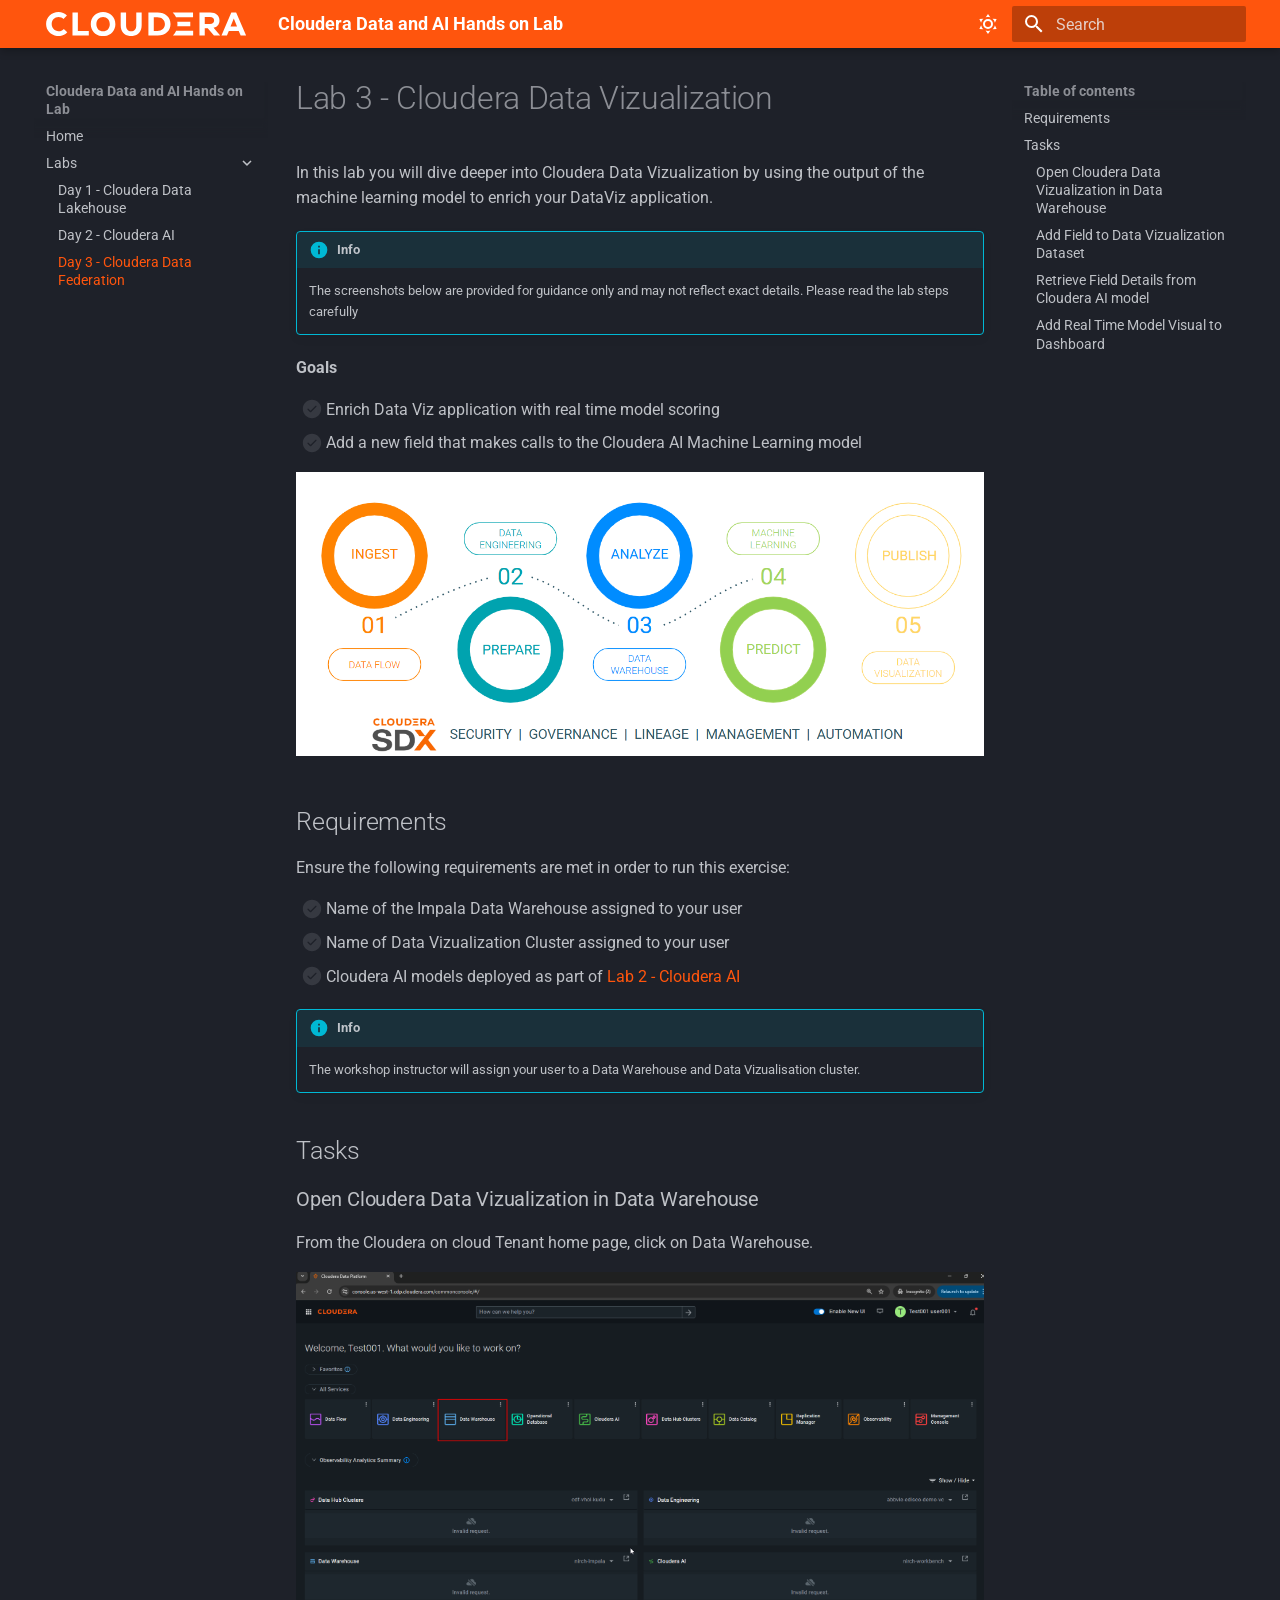
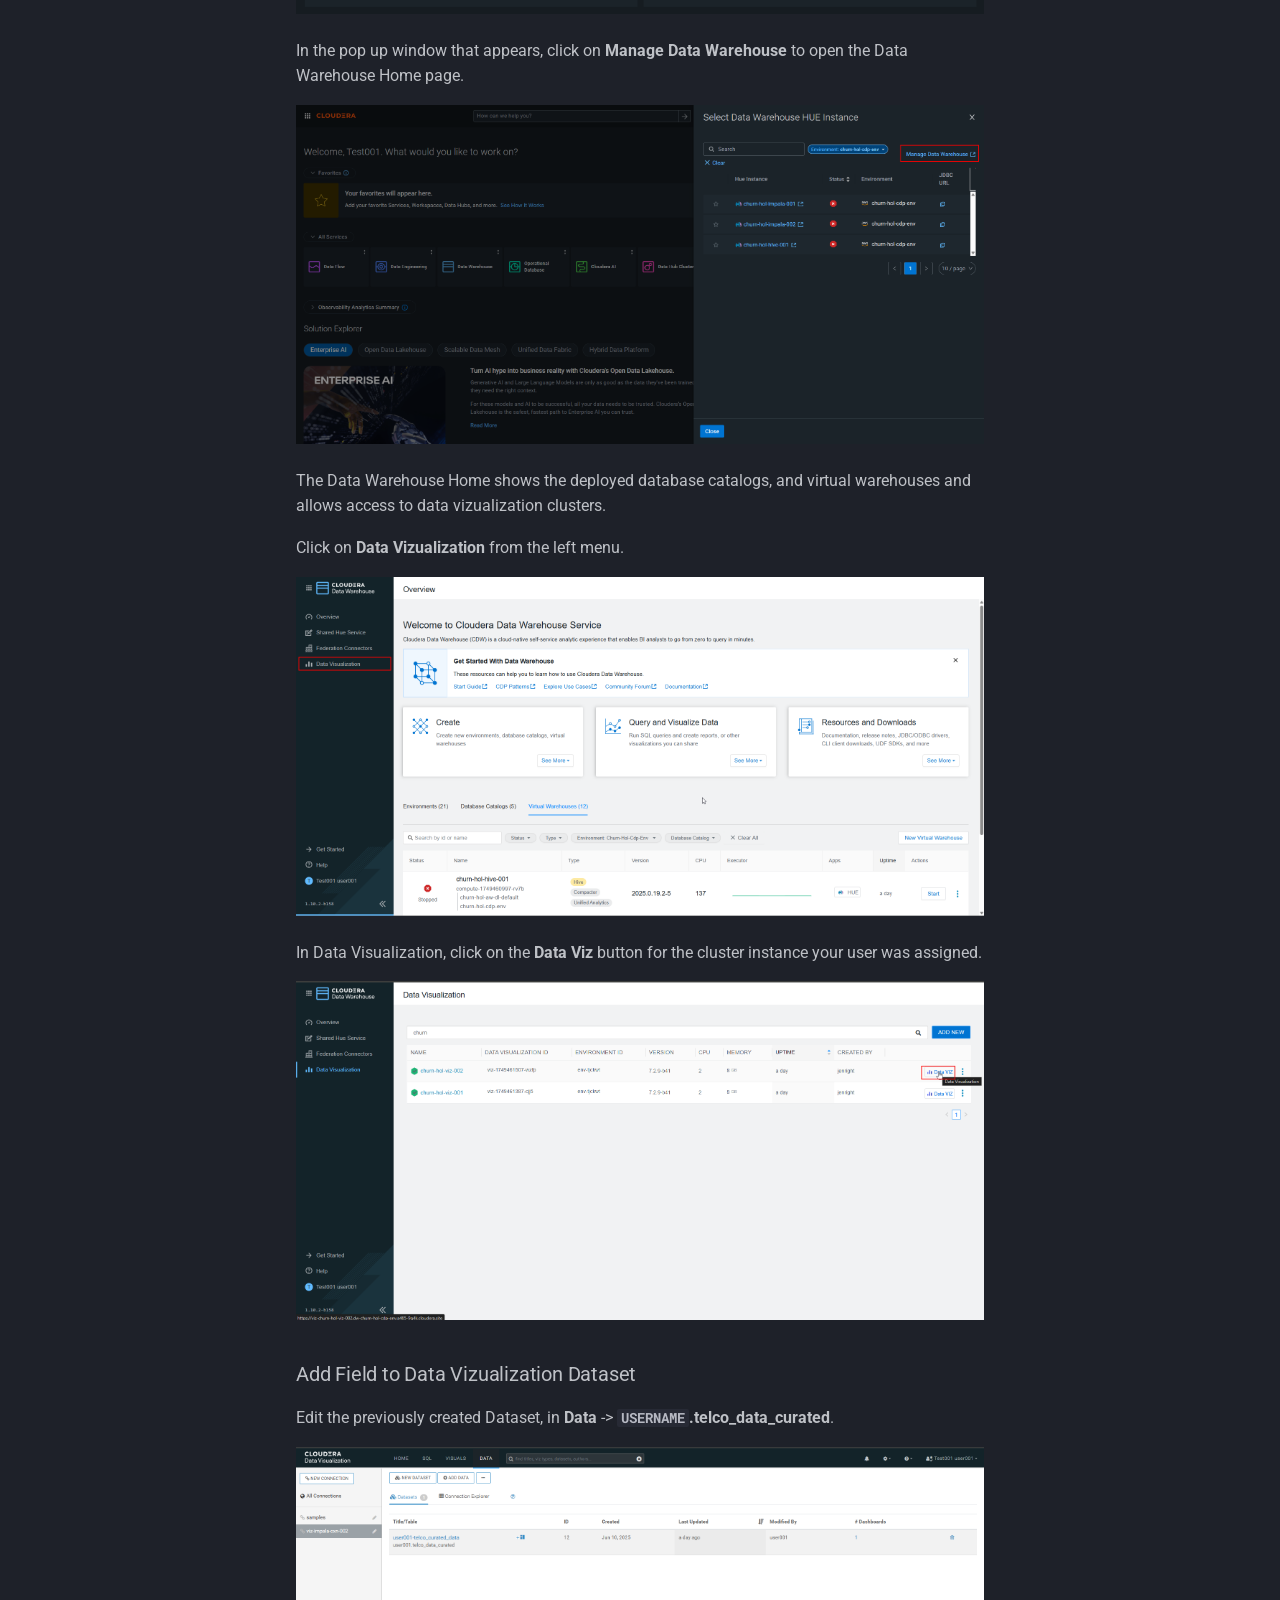
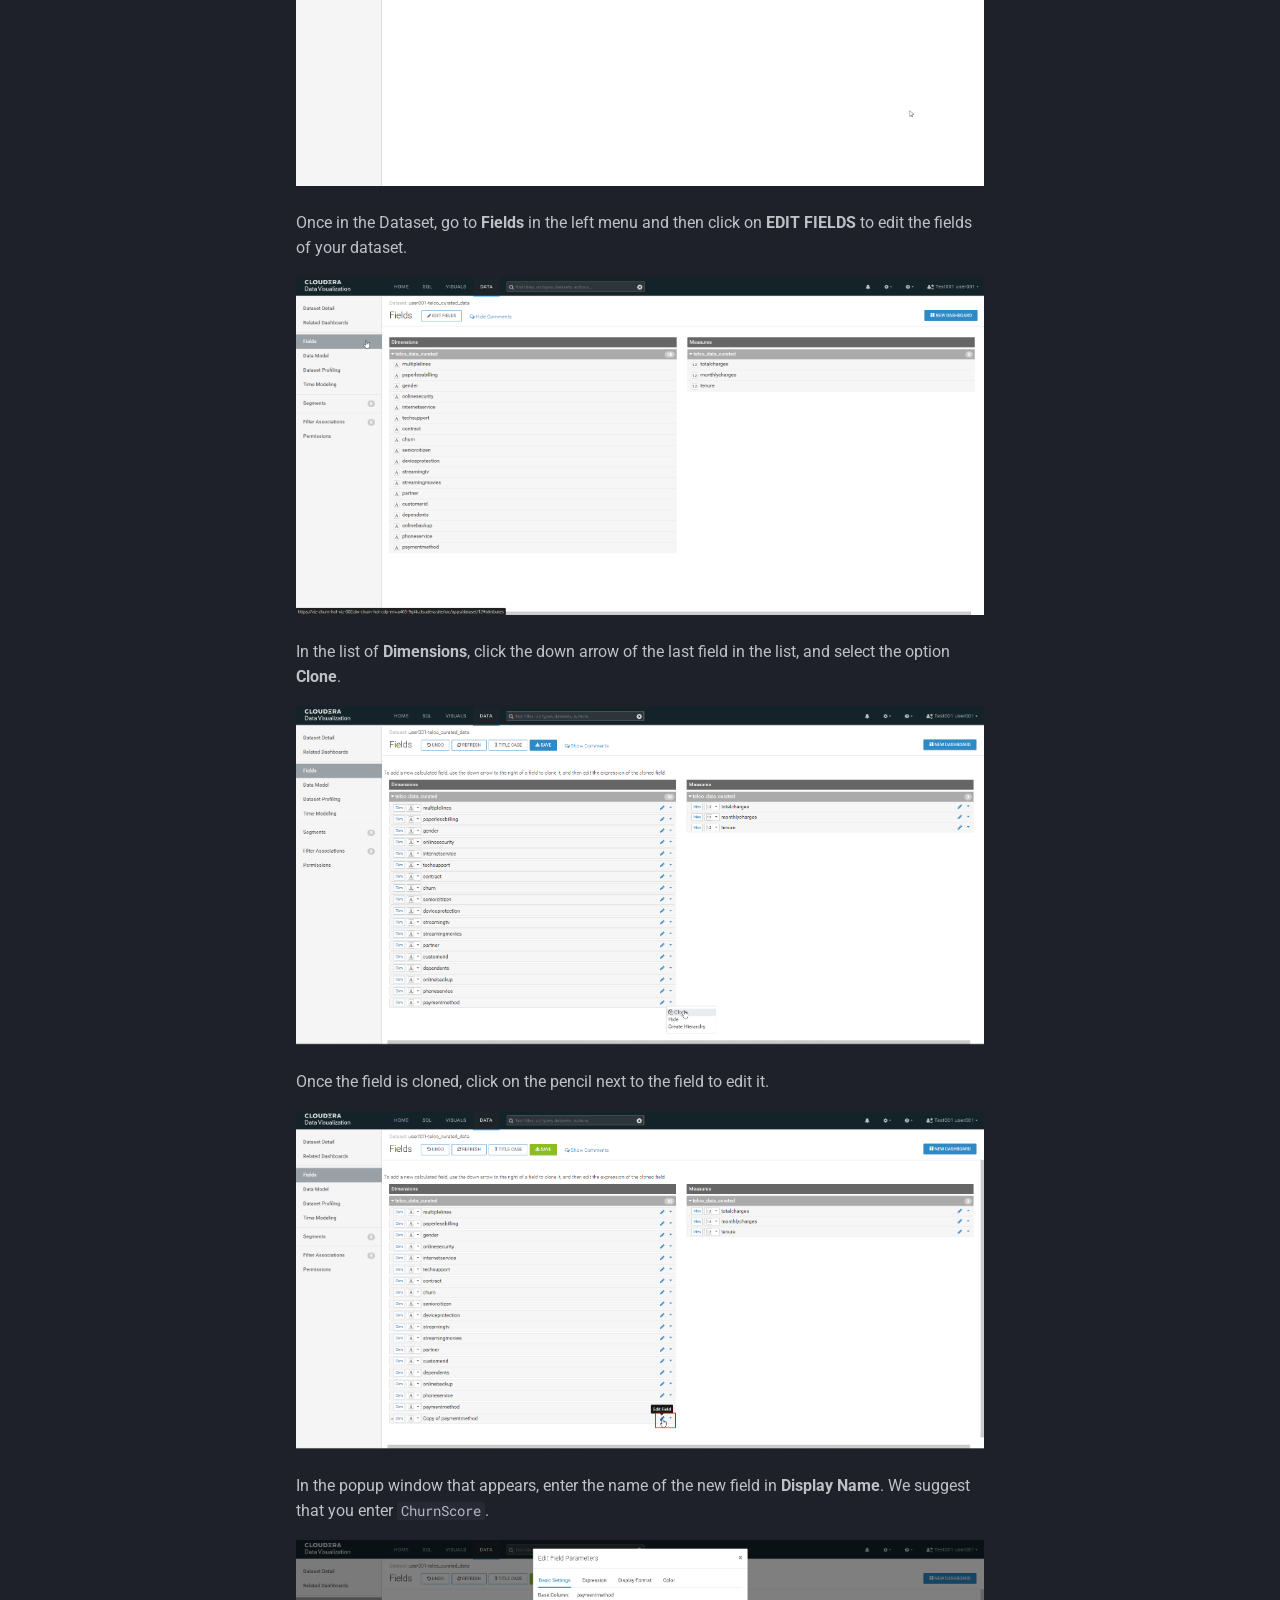
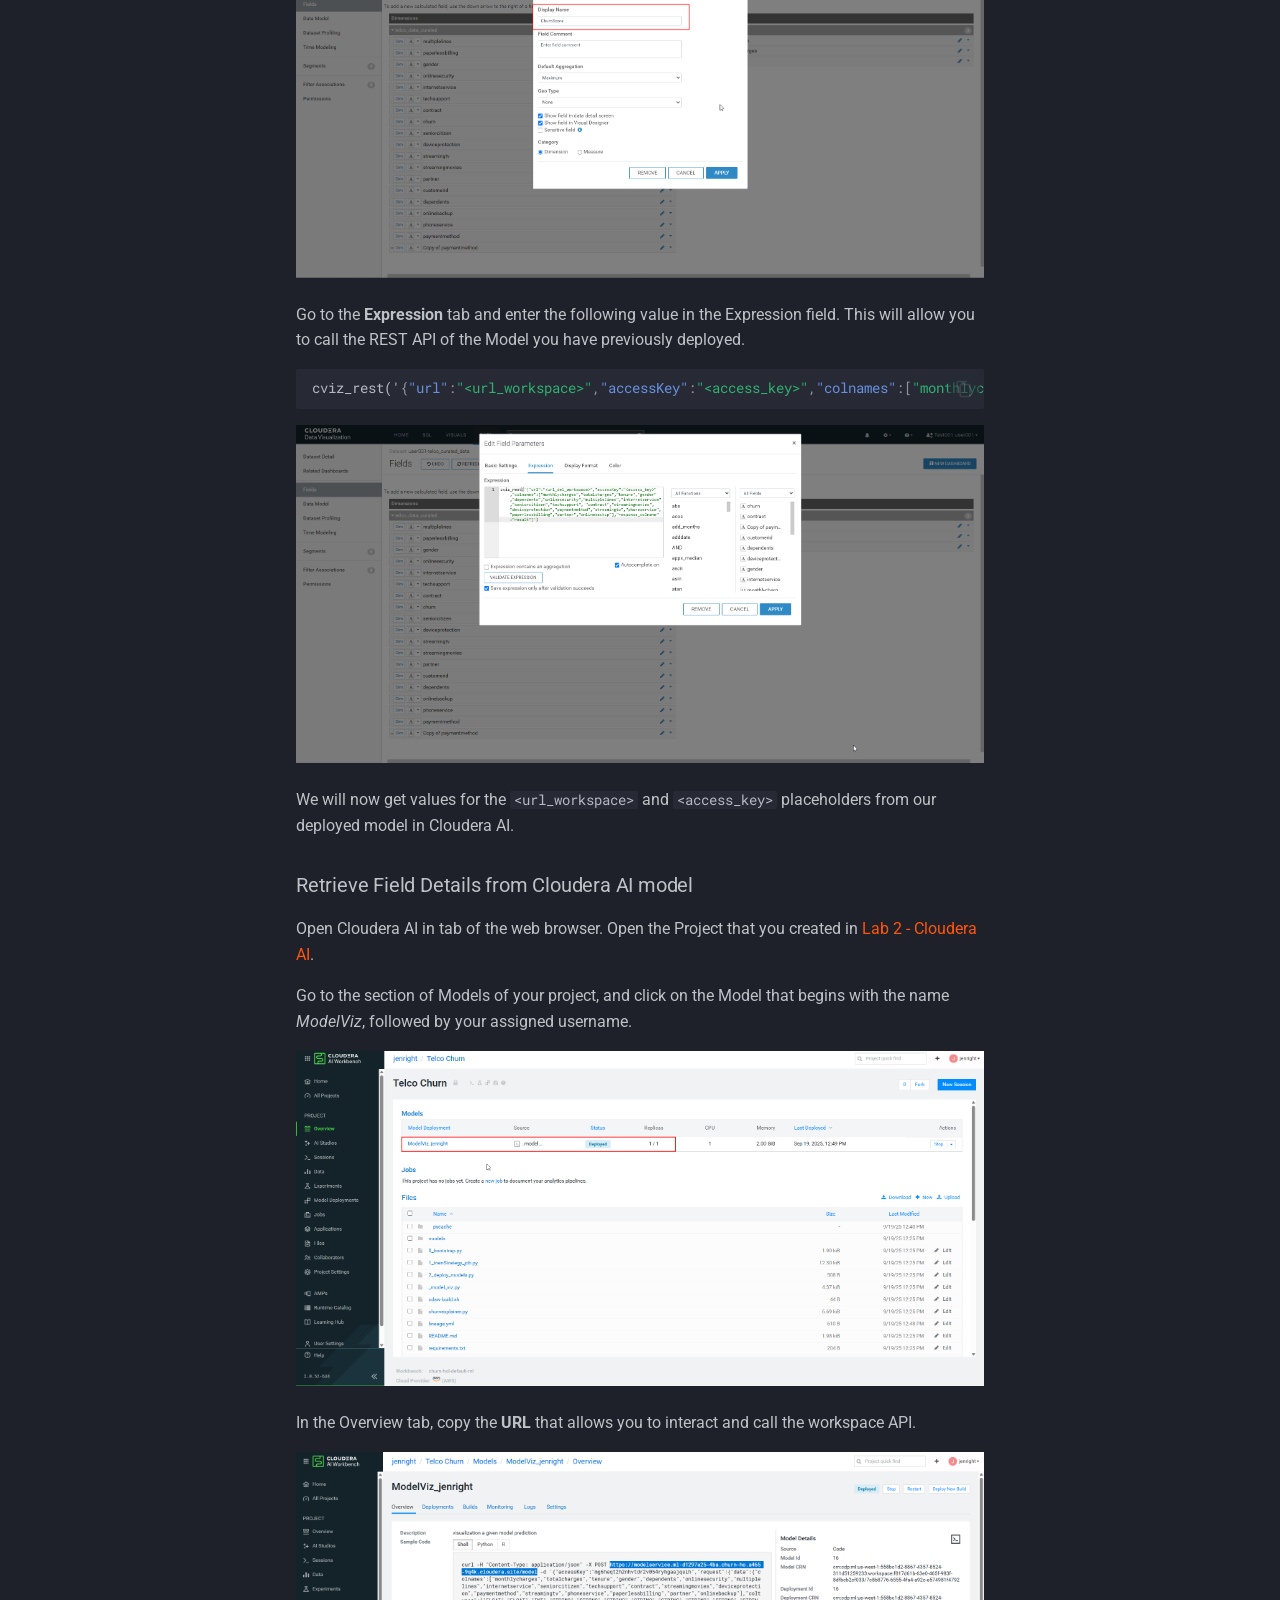
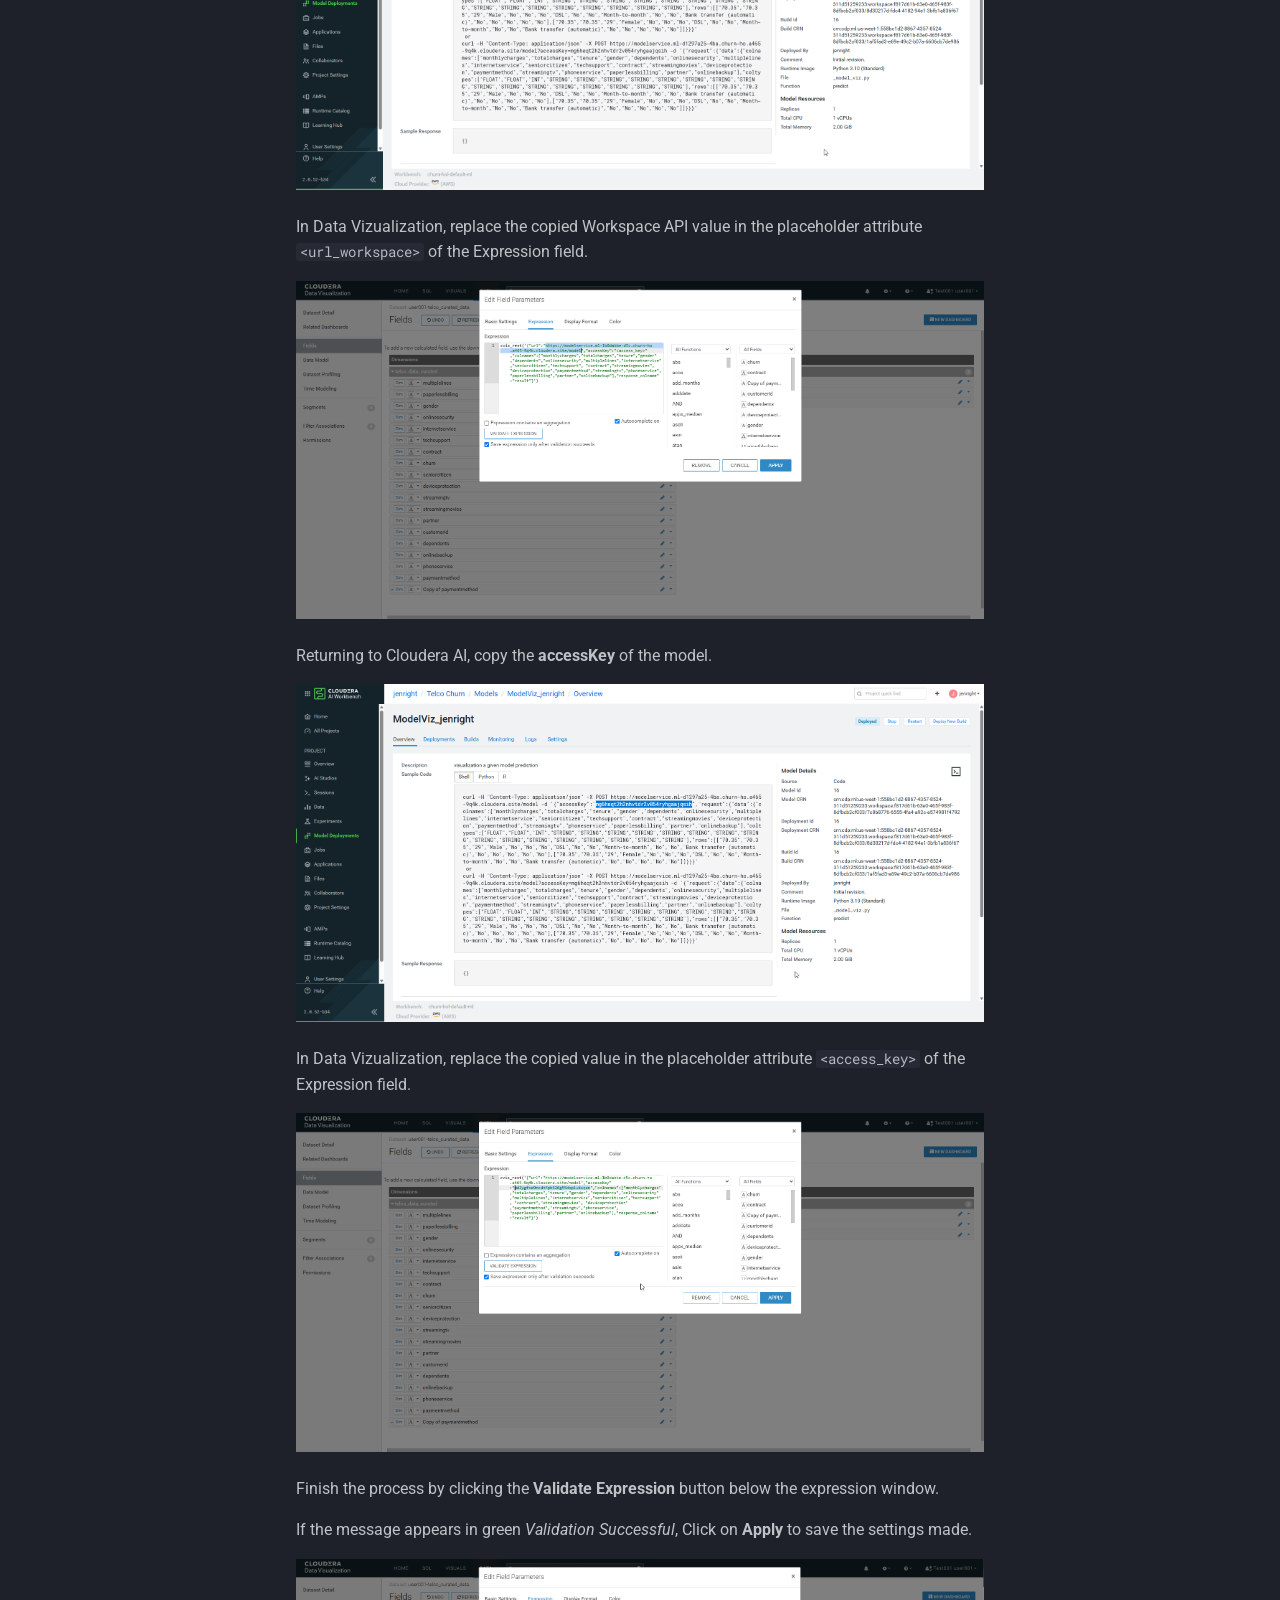
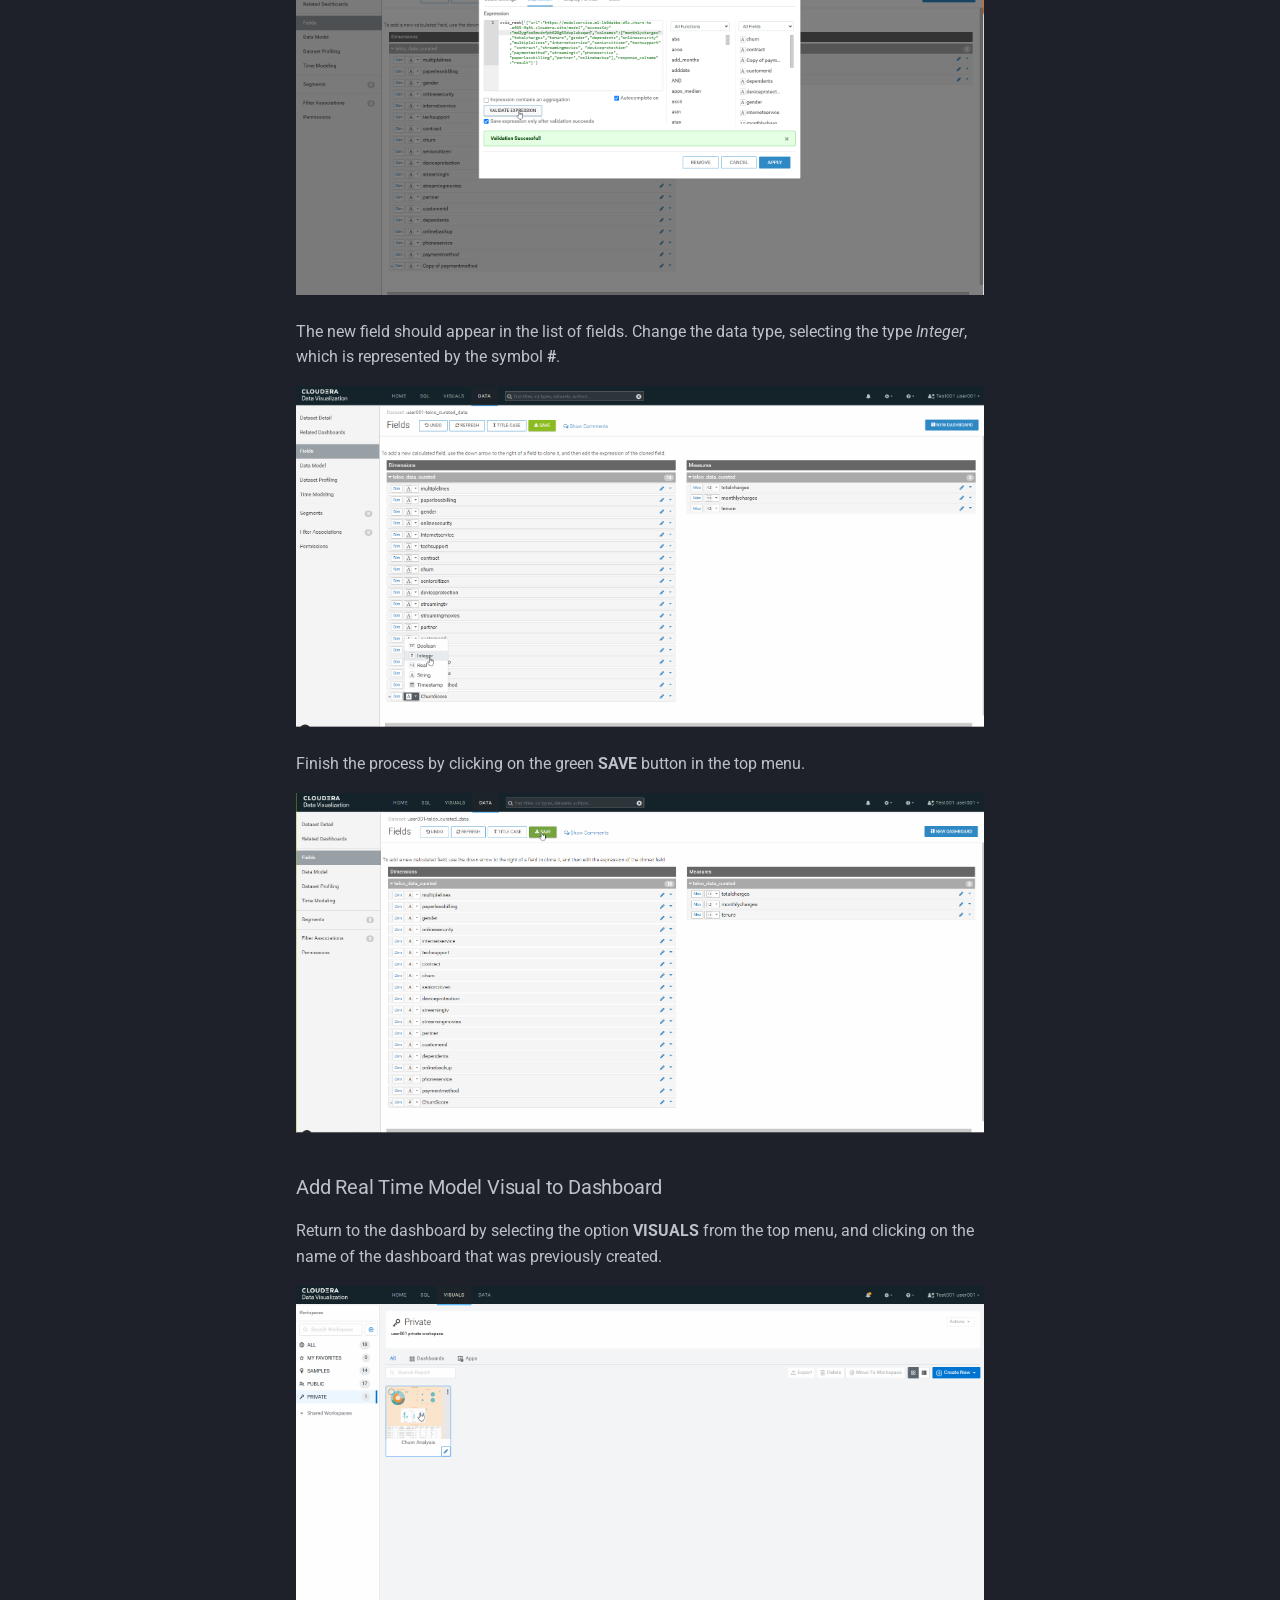
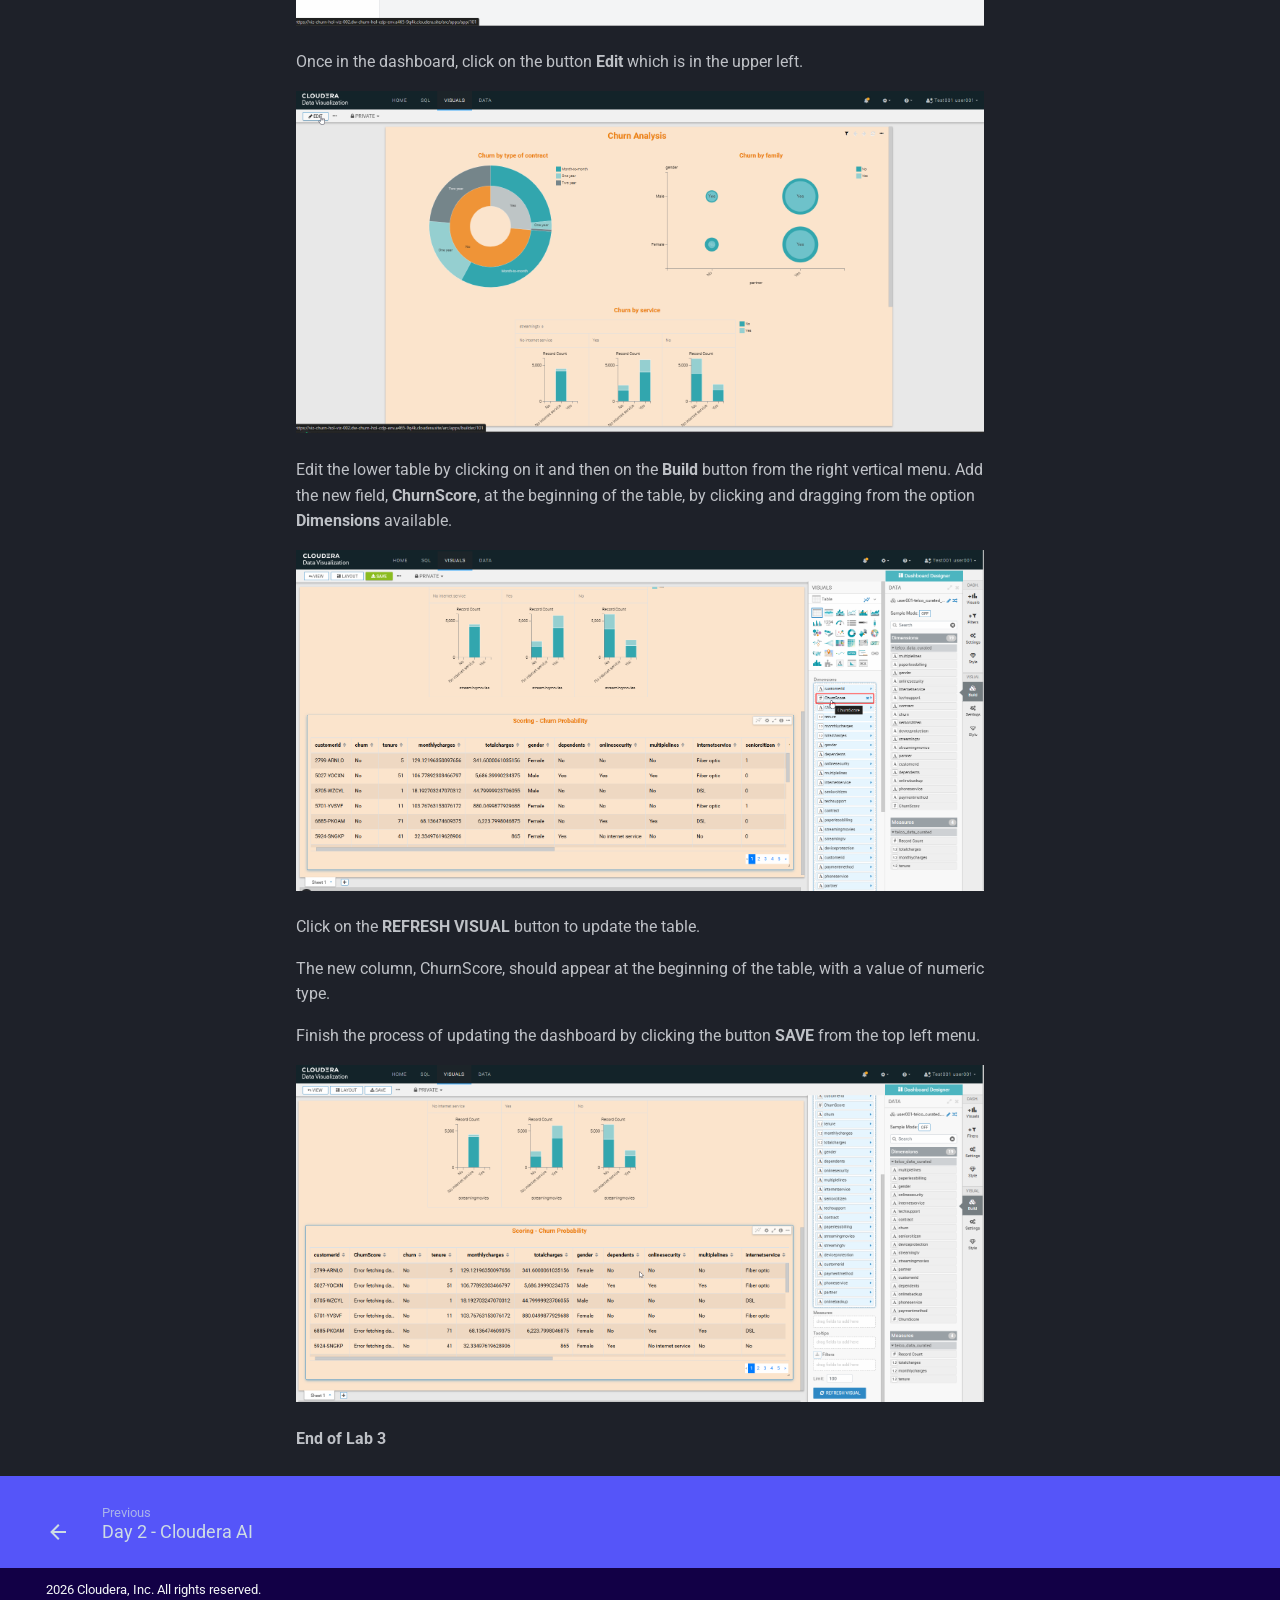
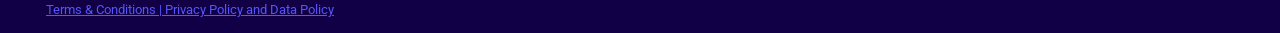
<file: labs/lab5-dataviz/index.html>
<!DOCTYPE html><html lang="en" class="no-js"><head>
    
      <meta charset="utf-8">
      <meta name="viewport" content="width=device-width,initial-scale=1">
      
      
        <meta name="author" content="Cloudera">
      
      
      
        <link rel="prev" href="../lab4-cai/index.html">
      
      
      
        
      
      
      <link rel="icon" href="../../assets/images/favicon.ico">
      <meta name="generator" content="mkdocs-1.6.1, mkdocs-material-9.7.6">
    
    
      
        <title>Day 3 - Cloudera Data Federation - Cloudera Data and AI Hands on Lab</title>
      
    
    
      <link rel="stylesheet" href="../../assets/stylesheets/main.484c7ddc.min.css">
      
        
        <link rel="stylesheet" href="../../assets/stylesheets/palette.ab4e12ef.min.css">
      
      


    
    
      
    
    
      
        
        
        <link rel="preconnect" href="https://fonts.gstatic.com" crossorigin="">
        <link rel="stylesheet" href="https://fonts.googleapis.com/css?family=Roboto:300,300i,400,400i,700,700i%7CRoboto+Mono:400,400i,700,700i&amp;display=fallback">
        <style>:root{--md-text-font:"Roboto";--md-code-font:"Roboto Mono"}</style>
      
    
    
      <link rel="stylesheet" href="../../assets/stylesheets/extra.css">
    
    <script>__md_scope=new URL("../..",location),__md_hash=e=>[...e].reduce(((e,_)=>(e<<5)-e+_.charCodeAt(0)),0),__md_get=(e,_=localStorage,t=__md_scope)=>JSON.parse(_.getItem(t.pathname+"."+e)),__md_set=(e,_,t=localStorage,a=__md_scope)=>{try{t.setItem(a.pathname+"."+e,JSON.stringify(_))}catch(e){}}</script>
    
      

    
    
  <link href="../../assets/stylesheets/glightbox.min.css" rel="stylesheet"><script src="../../assets/javascripts/glightbox.min.js"></script><style id="glightbox-style">
            html.glightbox-open { overflow: initial; height: 100%; }
            .gslide-title { margin-top: 0px; user-select: text; }
            .gslide-desc { color: #666; user-select: text; }
            .gslide-image img { background: white; }
            .gscrollbar-fixer { padding-right: 15px; }
            .gdesc-inner { font-size: 0.75rem; }
            body[data-md-color-scheme="slate"] .gdesc-inner { background: var(--md-default-bg-color); }
            body[data-md-color-scheme="slate"] .gslide-title { color: var(--md-default-fg-color); }
            body[data-md-color-scheme="slate"] .gslide-desc { color: var(--md-default-fg-color); }
        </style></head>
  
  
    
    
      
    
    
    
    
    <body dir="ltr" data-md-color-scheme="slate" data-md-color-primary="custom" data-md-color-accent="custom">
  
    
    <input class="md-toggle" data-md-toggle="drawer" type="checkbox" id="__drawer" autocomplete="off">
    <input class="md-toggle" data-md-toggle="search" type="checkbox" id="__search" autocomplete="off">
    <label class="md-overlay" for="__drawer"></label>
    <div data-md-component="skip">
      
        
        <a href="#lab-3-cloudera-data-vizualization" class="md-skip">
          Skip to content
        </a>
      
    </div>
    <div data-md-component="announce">
      
    </div>
    
    
      

  

<header class="md-header md-header--shadow" data-md-component="header">
  <nav class="md-header__inner md-grid" aria-label="Header">
    <a href="../../index.html" title="Cloudera Data and AI Hands on Lab" class="md-header__button md-logo" aria-label="Cloudera Data and AI Hands on Lab" data-md-component="logo">
      
  <img src="../../assets/images/logo-cloudera-white.svg" alt="logo">

    </a>
    <label class="md-header__button md-icon" for="__drawer">
      
      <svg xmlns="http://www.w3.org/2000/svg" viewBox="0 0 24 24"><path d="M3 6h18v2H3zm0 5h18v2H3zm0 5h18v2H3z"></path></svg>
    </label>
    <div class="md-header__title" data-md-component="header-title">
      <div class="md-header__ellipsis">
        <div class="md-header__topic">
          <span class="md-ellipsis">
            Cloudera Data and AI Hands on Lab
          </span>
        </div>
        <div class="md-header__topic" data-md-component="header-topic">
          <span class="md-ellipsis">
            
              Day 3 - Cloudera Data Federation
            
          </span>
        </div>
      </div>
    </div>
    
      
        <form class="md-header__option" data-md-component="palette">
  
    
    
    
    <input class="md-option" data-md-color-media="" data-md-color-scheme="slate" data-md-color-primary="custom" data-md-color-accent="custom" aria-label="Switch to light mode" type="radio" name="__palette" id="__palette_0">
    
      <label class="md-header__button md-icon" title="Switch to light mode" for="__palette_1" hidden="">
        <svg xmlns="http://www.w3.org/2000/svg" viewBox="0 0 24 24"><path d="M12 7a5 5 0 0 1 5 5 5 5 0 0 1-5 5 5 5 0 0 1-5-5 5 5 0 0 1 5-5m0 2a3 3 0 0 0-3 3 3 3 0 0 0 3 3 3 3 0 0 0 3-3 3 3 0 0 0-3-3m0-7 2.39 3.42C13.65 5.15 12.84 5 12 5s-1.65.15-2.39.42zM3.34 7l4.16-.35A7.2 7.2 0 0 0 5.94 8.5c-.44.74-.69 1.5-.83 2.29zm.02 10 1.76-3.77a7.131 7.131 0 0 0 2.38 4.14zM20.65 7l-1.77 3.79a7.02 7.02 0 0 0-2.38-4.15zm-.01 10-4.14.36c.59-.51 1.12-1.14 1.54-1.86.42-.73.69-1.5.83-2.29zM12 22l-2.41-3.44c.74.27 1.55.44 2.41.44.82 0 1.63-.17 2.37-.44z"></path></svg>
      </label>
    
  
    
    
    
    <input class="md-option" data-md-color-media="" data-md-color-scheme="default" data-md-color-primary="custom" data-md-color-accent="custom" aria-label="Switch to dark mode" type="radio" name="__palette" id="__palette_1">
    
      <label class="md-header__button md-icon" title="Switch to dark mode" for="__palette_0" hidden="">
        <svg xmlns="http://www.w3.org/2000/svg" viewBox="0 0 24 24"><path d="m17.75 4.09-2.53 1.94.91 3.06-2.63-1.81-2.63 1.81.91-3.06-2.53-1.94L12.44 4l1.06-3 1.06 3zm3.5 6.91-1.64 1.25.59 1.98-1.7-1.17-1.7 1.17.59-1.98L15.75 11l2.06-.05L18.5 9l.69 1.95zm-2.28 4.95c.83-.08 1.72 1.1 1.19 1.85-.32.45-.66.87-1.08 1.27C15.17 23 8.84 23 4.94 19.07c-3.91-3.9-3.91-10.24 0-14.14.4-.4.82-.76 1.27-1.08.75-.53 1.93.36 1.85 1.19-.27 2.86.69 5.83 2.89 8.02a9.96 9.96 0 0 0 8.02 2.89m-1.64 2.02a12.08 12.08 0 0 1-7.8-3.47c-2.17-2.19-3.33-5-3.49-7.82-2.81 3.14-2.7 7.96.31 10.98 3.02 3.01 7.84 3.12 10.98.31"></path></svg>
      </label>
    
  
</form>
      
    
    
      <script>var palette=__md_get("__palette");if(palette&&palette.color){if("(prefers-color-scheme)"===palette.color.media){var media=matchMedia("(prefers-color-scheme: light)"),input=document.querySelector(media.matches?"[data-md-color-media='(prefers-color-scheme: light)']":"[data-md-color-media='(prefers-color-scheme: dark)']");palette.color.media=input.getAttribute("data-md-color-media"),palette.color.scheme=input.getAttribute("data-md-color-scheme"),palette.color.primary=input.getAttribute("data-md-color-primary"),palette.color.accent=input.getAttribute("data-md-color-accent")}for(var[key,value]of Object.entries(palette.color))document.body.setAttribute("data-md-color-"+key,value)}</script>
    
    
    
      
      
        <label class="md-header__button md-icon" for="__search">
          
          <svg xmlns="http://www.w3.org/2000/svg" viewBox="0 0 24 24"><path d="M9.5 3A6.5 6.5 0 0 1 16 9.5c0 1.61-.59 3.09-1.56 4.23l.27.27h.79l5 5-1.5 1.5-5-5v-.79l-.27-.27A6.52 6.52 0 0 1 9.5 16 6.5 6.5 0 0 1 3 9.5 6.5 6.5 0 0 1 9.5 3m0 2C7 5 5 7 5 9.5S7 14 9.5 14 14 12 14 9.5 12 5 9.5 5"></path></svg>
        </label>
        <div class="md-search" data-md-component="search" role="dialog">
  <label class="md-search__overlay" for="__search"></label>
  <div class="md-search__inner" role="search">
    <form class="md-search__form" name="search">
      <input type="text" class="md-search__input" name="query" aria-label="Search" placeholder="Search" autocapitalize="off" autocorrect="off" autocomplete="off" spellcheck="false" data-md-component="search-query" required="">
      <label class="md-search__icon md-icon" for="__search">
        
        <svg xmlns="http://www.w3.org/2000/svg" viewBox="0 0 24 24"><path d="M9.5 3A6.5 6.5 0 0 1 16 9.5c0 1.61-.59 3.09-1.56 4.23l.27.27h.79l5 5-1.5 1.5-5-5v-.79l-.27-.27A6.52 6.52 0 0 1 9.5 16 6.5 6.5 0 0 1 3 9.5 6.5 6.5 0 0 1 9.5 3m0 2C7 5 5 7 5 9.5S7 14 9.5 14 14 12 14 9.5 12 5 9.5 5"></path></svg>
        
        <svg xmlns="http://www.w3.org/2000/svg" viewBox="0 0 24 24"><path d="M20 11v2H8l5.5 5.5-1.42 1.42L4.16 12l7.92-7.92L13.5 5.5 8 11z"></path></svg>
      </label>
      <nav class="md-search__options" aria-label="Search">
        
        <button type="reset" class="md-search__icon md-icon" title="Clear" aria-label="Clear" tabindex="-1">
          
          <svg xmlns="http://www.w3.org/2000/svg" viewBox="0 0 24 24"><path d="M19 6.41 17.59 5 12 10.59 6.41 5 5 6.41 10.59 12 5 17.59 6.41 19 12 13.41 17.59 19 19 17.59 13.41 12z"></path></svg>
        </button>
      </nav>
      
    </form>
    <div class="md-search__output">
      <div class="md-search__scrollwrap" tabindex="0" data-md-scrollfix="">
        <div class="md-search-result" data-md-component="search-result">
          <div class="md-search-result__meta">
            Initializing search
          </div>
          <ol class="md-search-result__list" role="presentation"></ol>
        </div>
      </div>
    </div>
  </div>
</div>
      
    
    
  </nav>
  
</header>
    
    <div class="md-container" data-md-component="container">
      
      
        
          
        
      
      <main class="md-main" data-md-component="main">
        <div class="md-main__inner md-grid">
          
            
              
              <div class="md-sidebar md-sidebar--primary" data-md-component="sidebar" data-md-type="navigation">
                <div class="md-sidebar__scrollwrap">
                  <div class="md-sidebar__inner">
                    



<nav class="md-nav md-nav--primary" aria-label="Navigation" data-md-level="0">
  <label class="md-nav__title" for="__drawer">
    <a href="../../index.html" title="Cloudera Data and AI Hands on Lab" class="md-nav__button md-logo" aria-label="Cloudera Data and AI Hands on Lab" data-md-component="logo">
      
  <img src="../../assets/images/logo-cloudera-white.svg" alt="logo">

    </a>
    Cloudera Data and AI Hands on Lab
  </label>
  
  <ul class="md-nav__list" data-md-scrollfix="">
    
      
      
  
  
  
  
    <li class="md-nav__item">
      <a href="../../index.html" class="md-nav__link">
        
  
  
  <span class="md-ellipsis">
    
  
    Home
  

    
  </span>
  
  

      </a>
    </li>
  

    
      
      
  
  
    
  
  
  
    
    
    
    
    
    <li class="md-nav__item md-nav__item--active md-nav__item--nested">
      
        
        
        <input class="md-nav__toggle md-toggle " type="checkbox" id="__nav_2" checked="">
        
          
          <label class="md-nav__link" for="__nav_2" id="__nav_2_label" tabindex="0">
            
  
  
  <span class="md-ellipsis">
    
  
    Labs
  

    
  </span>
  
  

            <span class="md-nav__icon md-icon"></span>
          </label>
        
        <nav class="md-nav" data-md-level="1" aria-labelledby="__nav_2_label" aria-expanded="true">
          <label class="md-nav__title" for="__nav_2">
            <span class="md-nav__icon md-icon"></span>
            
  
    Labs
  

          </label>
          <ul class="md-nav__list" data-md-scrollfix="">
            
              
                
  
  
  
  
    <li class="md-nav__item">
      <a href="../lab3-cdw/index.html" class="md-nav__link">
        
  
  
  <span class="md-ellipsis">
    
  
    Day 1 - Cloudera Data Lakehouse
  

    
  </span>
  
  

      </a>
    </li>
  

              
            
              
                
  
  
  
  
    <li class="md-nav__item">
      <a href="../lab4-cai/index.html" class="md-nav__link">
        
  
  
  <span class="md-ellipsis">
    
  
    Day 2 - Cloudera AI
  

    
  </span>
  
  

      </a>
    </li>
  

              
            
              
                
  
  
    
  
  
  
    <li class="md-nav__item md-nav__item--active">
      
      <input class="md-nav__toggle md-toggle" type="checkbox" id="__toc">
      
      
        
      
      
        <label class="md-nav__link md-nav__link--active" for="__toc">
          
  
  
  <span class="md-ellipsis">
    
  
    Day 3 - Cloudera Data Federation
  

    
  </span>
  
  

          <span class="md-nav__icon md-icon"></span>
        </label>
      
      <a href="index.html" class="md-nav__link md-nav__link--active">
        
  
  
  <span class="md-ellipsis">
    
  
    Day 3 - Cloudera Data Federation
  

    
  </span>
  
  

      </a>
      
        

<nav class="md-nav md-nav--secondary" aria-label="Table of contents">
  
  
  
    
  
  
    <label class="md-nav__title" for="__toc">
      <span class="md-nav__icon md-icon"></span>
      Table of contents
    </label>
    <ul class="md-nav__list" data-md-component="toc" data-md-scrollfix="">
      
        <li class="md-nav__item">
  <a href="#requirements" class="md-nav__link">
    <span class="md-ellipsis">
      
        Requirements
      
    </span>
  </a>
  
</li>
      
        <li class="md-nav__item">
  <a href="#tasks" class="md-nav__link">
    <span class="md-ellipsis">
      
        Tasks
      
    </span>
  </a>
  
    <nav class="md-nav" aria-label="Tasks">
      <ul class="md-nav__list">
        
          <li class="md-nav__item">
  <a href="#open-cloudera-data-vizualization-in-data-warehouse" class="md-nav__link">
    <span class="md-ellipsis">
      
        Open Cloudera Data Vizualization in Data Warehouse
      
    </span>
  </a>
  
</li>
        
          <li class="md-nav__item">
  <a href="#add-field-to-data-vizualization-dataset" class="md-nav__link">
    <span class="md-ellipsis">
      
        Add Field to Data Vizualization Dataset
      
    </span>
  </a>
  
</li>
        
          <li class="md-nav__item">
  <a href="#retrieve-field-details-from-cloudera-ai-model" class="md-nav__link">
    <span class="md-ellipsis">
      
        Retrieve Field Details from Cloudera AI model
      
    </span>
  </a>
  
</li>
        
          <li class="md-nav__item">
  <a href="#add-real-time-model-visual-to-dashboard" class="md-nav__link">
    <span class="md-ellipsis">
      
        Add Real Time Model Visual to Dashboard
      
    </span>
  </a>
  
</li>
        
      </ul>
    </nav>
  
</li>
      
    </ul>
  
</nav>
      
    </li>
  

              
            
          </ul>
        </nav>
      
    </li>
  

    
  </ul>
</nav>
                  </div>
                </div>
              </div>
            
            
              
              <div class="md-sidebar md-sidebar--secondary" data-md-component="sidebar" data-md-type="toc">
                <div class="md-sidebar__scrollwrap">
                  <div class="md-sidebar__inner">
                    

<nav class="md-nav md-nav--secondary" aria-label="Table of contents">
  
  
  
    
  
  
    <label class="md-nav__title" for="__toc">
      <span class="md-nav__icon md-icon"></span>
      Table of contents
    </label>
    <ul class="md-nav__list" data-md-component="toc" data-md-scrollfix="">
      
        <li class="md-nav__item">
  <a href="#requirements" class="md-nav__link">
    <span class="md-ellipsis">
      
        Requirements
      
    </span>
  </a>
  
</li>
      
        <li class="md-nav__item">
  <a href="#tasks" class="md-nav__link">
    <span class="md-ellipsis">
      
        Tasks
      
    </span>
  </a>
  
    <nav class="md-nav" aria-label="Tasks">
      <ul class="md-nav__list">
        
          <li class="md-nav__item">
  <a href="#open-cloudera-data-vizualization-in-data-warehouse" class="md-nav__link">
    <span class="md-ellipsis">
      
        Open Cloudera Data Vizualization in Data Warehouse
      
    </span>
  </a>
  
</li>
        
          <li class="md-nav__item">
  <a href="#add-field-to-data-vizualization-dataset" class="md-nav__link">
    <span class="md-ellipsis">
      
        Add Field to Data Vizualization Dataset
      
    </span>
  </a>
  
</li>
        
          <li class="md-nav__item">
  <a href="#retrieve-field-details-from-cloudera-ai-model" class="md-nav__link">
    <span class="md-ellipsis">
      
        Retrieve Field Details from Cloudera AI model
      
    </span>
  </a>
  
</li>
        
          <li class="md-nav__item">
  <a href="#add-real-time-model-visual-to-dashboard" class="md-nav__link">
    <span class="md-ellipsis">
      
        Add Real Time Model Visual to Dashboard
      
    </span>
  </a>
  
</li>
        
      </ul>
    </nav>
  
</li>
      
    </ul>
  
</nav>
                  </div>
                </div>
              </div>
            
          
          
            <div class="md-content" data-md-component="content">
              
              <article class="md-content__inner md-typeset">
                
                  



<h1 id="lab-3-cloudera-data-vizualization">Lab 3 - Cloudera Data Vizualization</h1>
<p>In this lab you will dive deeper into Cloudera Data Vizualization by using the output of the machine learning model to enrich your DataViz application.</p>
<div class="admonition info">
<p class="admonition-title">Info</p>
<p>The screenshots below are provided for guidance only and may not reflect exact details. Please read the lab steps carefully</p>
</div>
<p><strong>Goals</strong></p>
<ul class="task-list">
<li class="task-list-item"><label class="task-list-control"><input type="checkbox" disabled=""><span class="task-list-indicator"></span></label> Enrich Data Viz application with real time model scoring</li>
<li class="task-list-item"><label class="task-list-control"><input type="checkbox" disabled=""><span class="task-list-indicator"></span></label> Add a new field that makes calls to the Cloudera AI Machine Learning model</li>
</ul>
<p><a class="glightbox" data-type="image" data-width="auto" data-height="auto" href="lab5_dataviz.png" data-desc-position="bottom"><img alt="Lab 5" src="lab5_dataviz.png"></a></p>
<h2 id="requirements">Requirements</h2>
<p>Ensure the following requirements are met in order to run this exercise:</p>
<ul class="task-list">
<li class="task-list-item"><label class="task-list-control"><input type="checkbox" disabled=""><span class="task-list-indicator"></span></label> Name of the Impala Data Warehouse assigned to your user</li>
<li class="task-list-item"><label class="task-list-control"><input type="checkbox" disabled=""><span class="task-list-indicator"></span></label> Name of Data Vizualization Cluster assigned to your user</li>
<li class="task-list-item"><label class="task-list-control"><input type="checkbox" disabled=""><span class="task-list-indicator"></span></label> Cloudera AI models deployed as part of <a href="../lab4-cai/index.html">Lab 2 - Cloudera AI</a></li>
</ul>
<div class="admonition info">
<p class="admonition-title">Info</p>
<p>The workshop instructor will assign your user to a Data Warehouse and Data Vizualisation cluster.</p>
</div>
<h2 id="tasks">Tasks</h2>
<h3 id="open-cloudera-data-vizualization-in-data-warehouse">Open Cloudera Data Vizualization in Data Warehouse</h3>
<p>From the Cloudera on cloud Tenant home page, click on Data Warehouse.</p>
<p><a class="glightbox" data-type="image" data-width="auto" data-height="auto" href="cloudera_on_cloud_tenant_home.png" data-desc-position="bottom"><img alt="Cloudera on Cloud Tenant Home" src="cloudera_on_cloud_tenant_home.png"></a></p>
<p>In the pop up window that appears, click on <strong>Manage Data Warehouse</strong> to open the Data Warehouse Home page.</p>
<p><a class="glightbox" data-type="image" data-width="auto" data-height="auto" href="cloudera_on_cloud_tenant_home_cdw.png" data-desc-position="bottom"><img alt="Cloudera on Cloud Tenant Home" src="cloudera_on_cloud_tenant_home_cdw.png"></a></p>
<p>The Data Warehouse Home shows the deployed database catalogs, and virtual warehouses and allows access to data vizualization clusters.</p>
<p>Click on <strong>Data Vizualization</strong> from the left menu.</p>
<p><a class="glightbox" data-type="image" data-width="auto" data-height="auto" href="cdw_home_page.png" data-desc-position="bottom"><img alt="Cloudera Data Warehouse" src="cdw_home_page.png"></a></p>
<p>In Data Visualization, click on the <strong>Data Viz</strong> button for the cluster instance your user was assigned.</p>
<p><a class="glightbox" data-type="image" data-width="auto" data-height="auto" href="cdw_open_data_viz.png" data-desc-position="bottom"><img alt="CDW Open Data Viz" src="cdw_open_data_viz.png"></a></p>
<h3 id="add-field-to-data-vizualization-dataset">Add Field to Data Vizualization Dataset</h3>
<p>Edit the previously created Dataset, in <strong>Data</strong> -&gt; <strong><code>USERNAME</code>.telco_data_curated</strong>.</p>
<p><a class="glightbox" data-type="image" data-width="auto" data-height="auto" href="cdw_dv_cml_dashboard_step1.png" data-desc-position="bottom"><img alt="CDW Data Viz Dashboard CML Field Step 1" src="cdw_dv_cml_dashboard_step1.png"></a></p>
<p>Once in the Dataset, go to <strong>Fields</strong> in the left menu and then click on <strong>EDIT FIELDS</strong> to edit the fields of your dataset.</p>
<p><a class="glightbox" data-type="image" data-width="auto" data-height="auto" href="cdw_dv_cml_dashboard_step2.png" data-desc-position="bottom"><img alt="CDW Data Viz Dashboard CML Field Step 2" src="cdw_dv_cml_dashboard_step2.png"></a></p>
<p>In the list of <strong>Dimensions</strong>, click the down arrow of the last field in the list, and select the option <strong>Clone</strong>.</p>
<p><a class="glightbox" data-type="image" data-width="auto" data-height="auto" href="cdw_dv_cml_dashboard_step3.png" data-desc-position="bottom"><img alt="CDW Data Viz Dashboard CML Field Step 3" src="cdw_dv_cml_dashboard_step3.png"></a></p>
<p>Once the field is cloned, click on the pencil next to the field to edit it.</p>
<p><a class="glightbox" data-type="image" data-width="auto" data-height="auto" href="cdw_dv_cml_dashboard_step4.png" data-desc-position="bottom"><img alt="CDW Data Viz Dashboard CML Field Step 4" src="cdw_dv_cml_dashboard_step4.png"></a></p>
<p>In the popup window that appears, enter the name of the new field in <strong>Display Name</strong>. We suggest that you enter <code>ChurnScore</code>.</p>
<p><a class="glightbox" data-type="image" data-width="auto" data-height="auto" href="cdw_dv_cml_dashboard_step5.png" data-desc-position="bottom"><img alt="CDW Data Viz Dashboard CML Field Step 5" src="cdw_dv_cml_dashboard_step5.png"></a></p>
<p>Go to the <strong>Expression</strong> tab and enter the following value in the Expression field. This will allow you to call the REST API of the Model you have previously deployed.</p>
<div class="language-json highlight"><pre><span></span><code><span id="__span-0-1"><a id="__codelineno-0-1" name="__codelineno-0-1" href="#__codelineno-0-1"></a><span class="err">cviz_res</span><span class="kc">t</span><span class="err">('</span><span class="p">{</span><span class="nt">"url"</span><span class="p">:</span><span class="s2">"&lt;url_workspace&gt;"</span><span class="p">,</span><span class="nt">"accessKey"</span><span class="p">:</span><span class="s2">"&lt;access_key&gt;"</span><span class="p">,</span><span class="nt">"colnames"</span><span class="p">:[</span><span class="s2">"monthlycharges"</span><span class="p">,</span><span class="s2">"totalcharges"</span><span class="p">,</span><span class="s2">"tenure"</span><span class="p">,</span><span class="s2">"gender"</span><span class="p">,</span><span class="s2">"dependents"</span><span class="p">,</span><span class="s2">"onlinesecurity"</span><span class="p">,</span><span class="s2">"multiplelines"</span><span class="p">,</span><span class="s2">"internetservice"</span><span class="p">,</span><span class="s2">"seniorcitizen"</span><span class="p">,</span><span class="s2">"techsupport"</span><span class="p">,</span><span class="s2">"contract"</span><span class="p">,</span><span class="s2">"streamingmovies"</span><span class="p">,</span><span class="s2">"deviceprotection"</span><span class="p">,</span><span class="s2">"paymentmethod"</span><span class="p">,</span><span class="s2">"streamingtv"</span><span class="p">,</span><span class="s2">"phoneservice"</span><span class="p">,</span><span class="s2">"paperlessbilling"</span><span class="p">,</span><span class="s2">"partner"</span><span class="p">,</span><span class="s2">"onlinebackup"</span><span class="p">],</span><span class="nt">"response_colname"</span><span class="p">:</span><span class="s2">"result"</span><span class="p">}</span><span class="err">')</span>
</span></code></pre></div>
<p><a class="glightbox" data-type="image" data-width="auto" data-height="auto" href="cdw_dv_cml_dashboard_step6.png" data-desc-position="bottom"><img alt="CDW Data Viz Dashboard CML Field Step 6" src="cdw_dv_cml_dashboard_step6.png"></a></p>
<p>We will now get values for the <code>&lt;url_workspace&gt;</code> and <code>&lt;access_key&gt;</code> placeholders from our deployed model in Cloudera AI.</p>
<h3 id="retrieve-field-details-from-cloudera-ai-model">Retrieve Field Details from Cloudera AI model</h3>
<p>Open Cloudera AI in tab of the web browser. Open the Project that you created in <a href="../lab4-cai/index.html">Lab 2 - Cloudera AI</a>.</p>
<p>Go to the section of Models of your project, and click on the Model that begins with the name <em>ModelViz</em>, followed by your assigned username.</p>
<p><a class="glightbox" data-type="image" data-width="auto" data-height="auto" href="cdw_dv_cml_dashboard_step7.png" data-desc-position="bottom"><img alt="CDW Data Viz Dashboard CML Field Step 7" src="cdw_dv_cml_dashboard_step7.png"></a></p>
<p>In the Overview tab, copy the <strong>URL</strong> that allows you to interact and call the workspace API.</p>
<p><a class="glightbox" data-type="image" data-width="auto" data-height="auto" href="cdw_dv_cml_dashboard_step8.png" data-desc-position="bottom"><img alt="CDW Data Viz Dashboard CML Field Step 8" src="cdw_dv_cml_dashboard_step8.png"></a></p>
<p>In Data Vizualization, replace the copied Workspace API value in the placeholder attribute <code>&lt;url_workspace&gt;</code> of the Expression field.</p>
<p><a class="glightbox" data-type="image" data-width="auto" data-height="auto" href="cdw_dv_cml_dashboard_step9.png" data-desc-position="bottom"><img alt="CDW Data Viz Dashboard CML Field Step 9" src="cdw_dv_cml_dashboard_step9.png"></a></p>
<p>Returning to Cloudera AI, copy the <strong>accessKey</strong> of the model.</p>
<p><a class="glightbox" data-type="image" data-width="auto" data-height="auto" href="cdw_dv_cml_dashboard_step10.png" data-desc-position="bottom"><img alt="CDW Data Viz Dashboard CML Field Step 10" src="cdw_dv_cml_dashboard_step10.png"></a></p>
<p>In Data Vizualization, replace the copied value in the placeholder attribute <code>&lt;access_key&gt;</code> of the Expression field.</p>
<p><a class="glightbox" data-type="image" data-width="auto" data-height="auto" href="cdw_dv_cml_dashboard_step11.png" data-desc-position="bottom"><img alt="CDW Data Viz Dashboard CML Field Step 11" src="cdw_dv_cml_dashboard_step11.png"></a></p>
<p>Finish the process by clicking the <strong>Validate Expression</strong> button below the expression window.</p>
<p>If the message appears in green <em>Validation Successful</em>, Click on <strong>Apply</strong> to save the settings made.</p>
<p><a class="glightbox" data-type="image" data-width="auto" data-height="auto" href="cdw_dv_cml_dashboard_step12.png" data-desc-position="bottom"><img alt="CDW Data Viz Dashboard CML Field Step 12" src="cdw_dv_cml_dashboard_step12.png"></a></p>
<p>The new field should appear in the list of fields. Change the data type, selecting the type <em>Integer</em>, which is represented by the symbol <strong>#</strong>.</p>
<p><a class="glightbox" data-type="image" data-width="auto" data-height="auto" href="cdw_dv_cml_dashboard_step13.png" data-desc-position="bottom"><img alt="CDW Data Viz Dashboard CML Field Step 13" src="cdw_dv_cml_dashboard_step13.png"></a></p>
<p>Finish the process by clicking on the green <strong>SAVE</strong> button in the top menu.</p>
<p><a class="glightbox" data-type="image" data-width="auto" data-height="auto" href="cdw_dv_cml_dashboard_step14.png" data-desc-position="bottom"><img alt="CDW Data Viz Dashboard CML Field Step 14" src="cdw_dv_cml_dashboard_step14.png"></a></p>
<h3 id="add-real-time-model-visual-to-dashboard">Add Real Time Model Visual to Dashboard</h3>
<p>Return to the dashboard by selecting the option <strong>VISUALS</strong> from the top menu, and clicking on the name of the dashboard that was previously created.</p>
<p><a class="glightbox" data-type="image" data-width="auto" data-height="auto" href="cdw_dv_cml_dashboard_step15.png" data-desc-position="bottom"><img alt="CDW Data Viz Dashboard CML Field Step 15" src="cdw_dv_cml_dashboard_step15.png"></a></p>
<p>Once in the dashboard, click on the button <strong>Edit</strong> which is in the upper left.</p>
<p><a class="glightbox" data-type="image" data-width="auto" data-height="auto" href="cdw_dv_cml_dashboard_step16.png" data-desc-position="bottom"><img alt="CDW Data Viz Dashboard CML Field Step 16" src="cdw_dv_cml_dashboard_step16.png"></a></p>
<p>Edit the lower table by clicking on it and then on the <strong>Build</strong> button from the right vertical menu. Add the new field, <strong>ChurnScore</strong>, at the beginning of the table, by clicking and dragging from the option <strong>Dimensions</strong> available.</p>
<p><a class="glightbox" data-type="image" data-width="auto" data-height="auto" href="cdw_dv_cml_dashboard_step17.png" data-desc-position="bottom"><img alt="CDW Data Viz Dashboard CML Field Step 17" src="cdw_dv_cml_dashboard_step17.png"></a></p>
<p>Click on the <strong>REFRESH VISUAL</strong> button to update the table.</p>
<p>The new column, ChurnScore, should appear at the beginning of the table, with a value of numeric type.</p>
<p>Finish the process of updating the dashboard by clicking the button <strong>SAVE</strong> from the top left menu.</p>
<p><a class="glightbox" data-type="image" data-width="auto" data-height="auto" href="cdw_dv_cml_dashboard_step18.png" data-desc-position="bottom"><img alt="CDW Data Viz Dashboard CML Field Step 18" src="cdw_dv_cml_dashboard_step18.png"></a></p>
<p><strong>End of Lab 3</strong></p>












                
              </article>
            </div>
          
          
<script>var target=document.getElementById(location.hash.slice(1));target&&target.name&&(target.checked=target.name.startsWith("__tabbed_"))</script>
        </div>
        
          <button type="button" class="md-top md-icon" data-md-component="top" hidden="">
  
  <svg xmlns="http://www.w3.org/2000/svg" viewBox="0 0 24 24"><path d="M13 20h-2V8l-5.5 5.5-1.42-1.42L12 4.16l7.92 7.92-1.42 1.42L13 8z"></path></svg>
  Back to top
</button>
        
      </main>
      
        <footer class="md-footer">
  
    
      
      <nav class="md-footer__inner md-grid" aria-label="Footer">
        
          
          <a href="../lab4-cai/index.html" class="md-footer__link md-footer__link--prev" aria-label="Previous: Day 2 - Cloudera AI">
            <div class="md-footer__button md-icon">
              
              <svg xmlns="http://www.w3.org/2000/svg" viewBox="0 0 24 24"><path d="M20 11v2H8l5.5 5.5-1.42 1.42L4.16 12l7.92-7.92L13.5 5.5 8 11z"></path></svg>
            </div>
            <div class="md-footer__title">
              <span class="md-footer__direction">
                Previous
              </span>
              <div class="md-ellipsis">
                Day 2 - Cloudera AI
              </div>
            </div>
          </a>
        
        
      </nav>
    
  
  <div class="md-footer-meta md-typeset">
    <div class="md-footer-meta__inner md-grid">
      <div class="md-copyright">
  
    <div class="md-copyright__highlight">
      2026 Cloudera, Inc. All rights reserved.<br><a href="https://www.cloudera.com/legal/terms-and-conditions.html" target="_blank">Terms &amp; Conditions | </a>  <a href="https://www.cloudera.com/legal/policies.html" target="_blank"> Privacy Policy and Data Policy</a>
    </div>
  
  
</div>
      
    </div>
  </div>
</footer>
      
    </div>
    <div class="md-dialog" data-md-component="dialog">
      <div class="md-dialog__inner md-typeset"></div>
    </div>
    
    
    
      
      
      <script id="__config" type="application/json">{"annotate": null, "base": "../..", "features": ["content.code.annotate", "content.code.copy", "navigation.footer", "navigation.top"], "search": "../../assets/javascripts/workers/search.2c215733.min.js", "tags": null, "translations": {"clipboard.copied": "Copied to clipboard", "clipboard.copy": "Copy to clipboard", "search.result.more.one": "1 more on this page", "search.result.more.other": "# more on this page", "search.result.none": "No matching documents", "search.result.one": "1 matching document", "search.result.other": "# matching documents", "search.result.placeholder": "Type to start searching", "search.result.term.missing": "Missing", "select.version": "Select version"}, "version": null}</script>
    
    
      <script src="../../assets/javascripts/bundle.79ae519e.min.js"></script>
      
        <script src="../../assets/javascripts/username-replacer.js"></script>
      
    
  
<script id="init-glightbox">const lightbox = GLightbox({"touchNavigation": true, "loop": false, "zoomable": true, "draggable": true, "openEffect": "zoom", "closeEffect": "zoom", "slideEffect": "slide"});
document$.subscribe(()=>{ lightbox.reload(); });
</script></body></html>
</file>
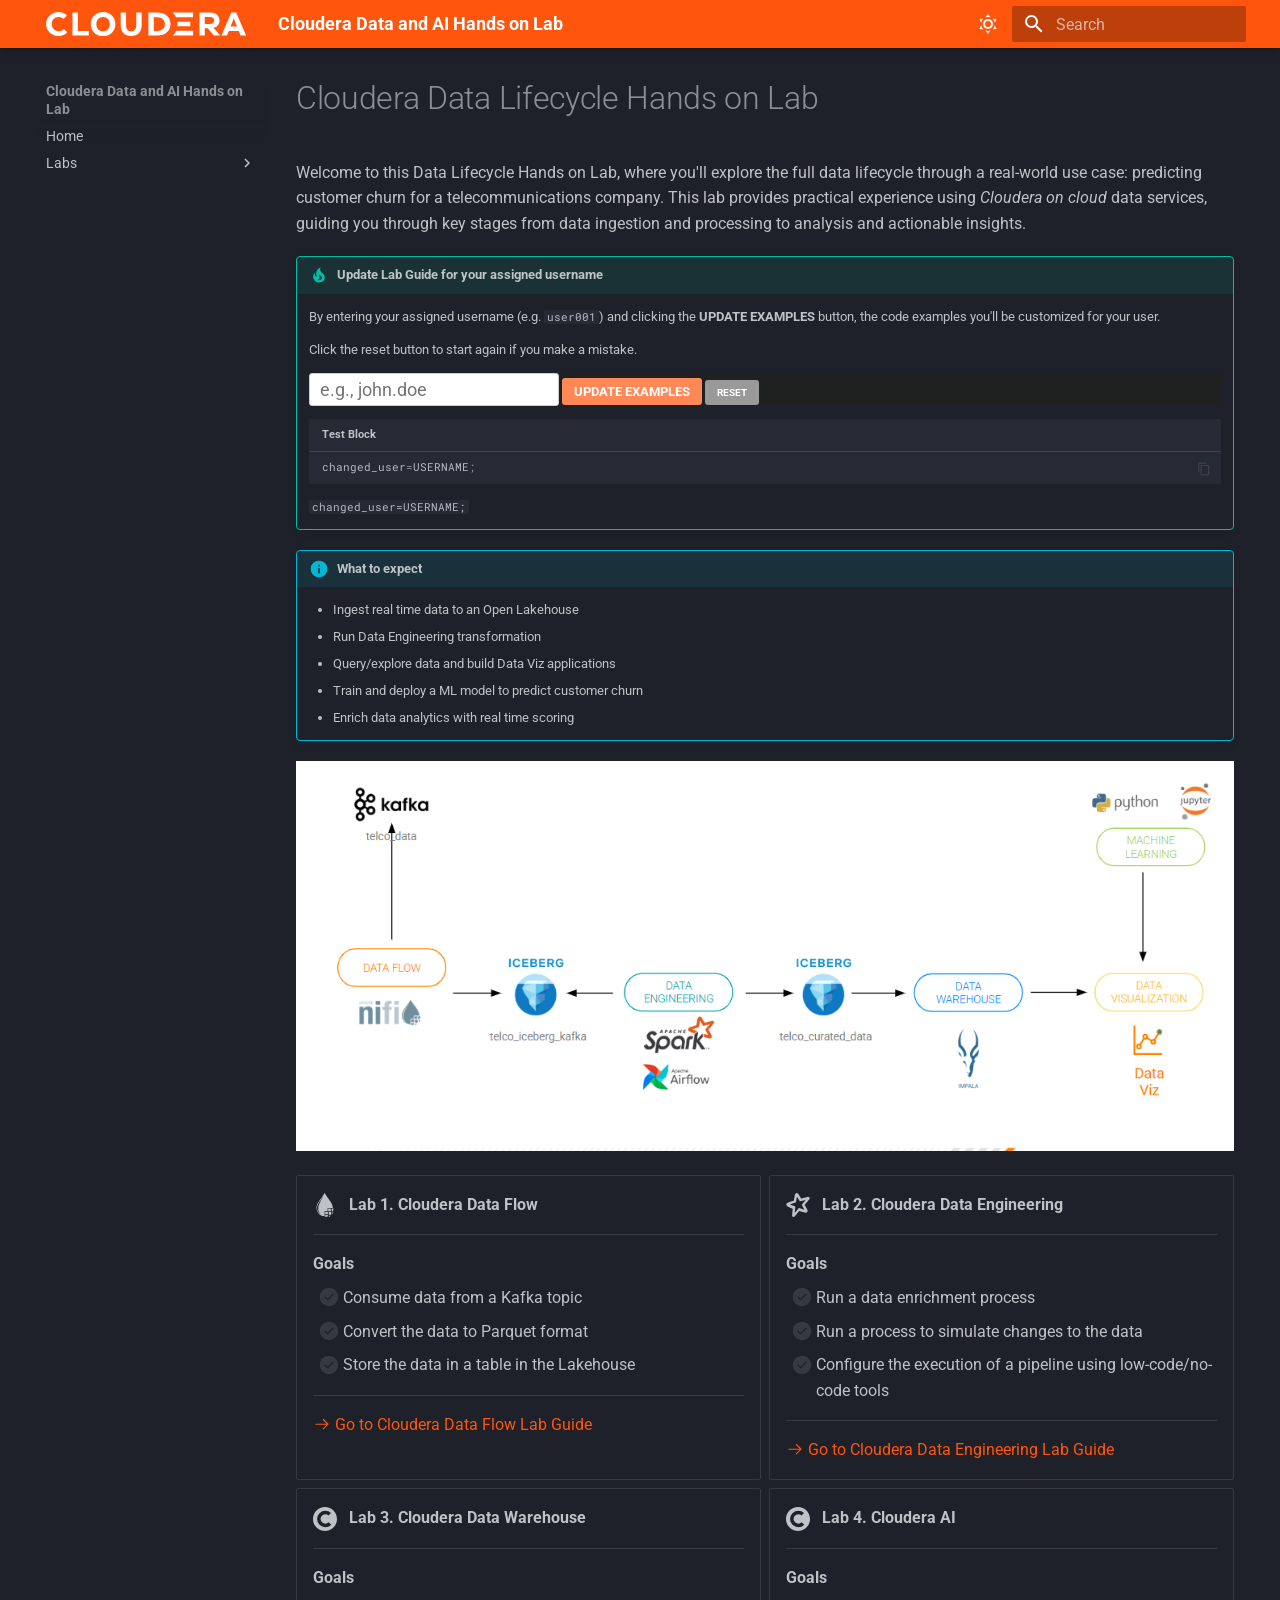
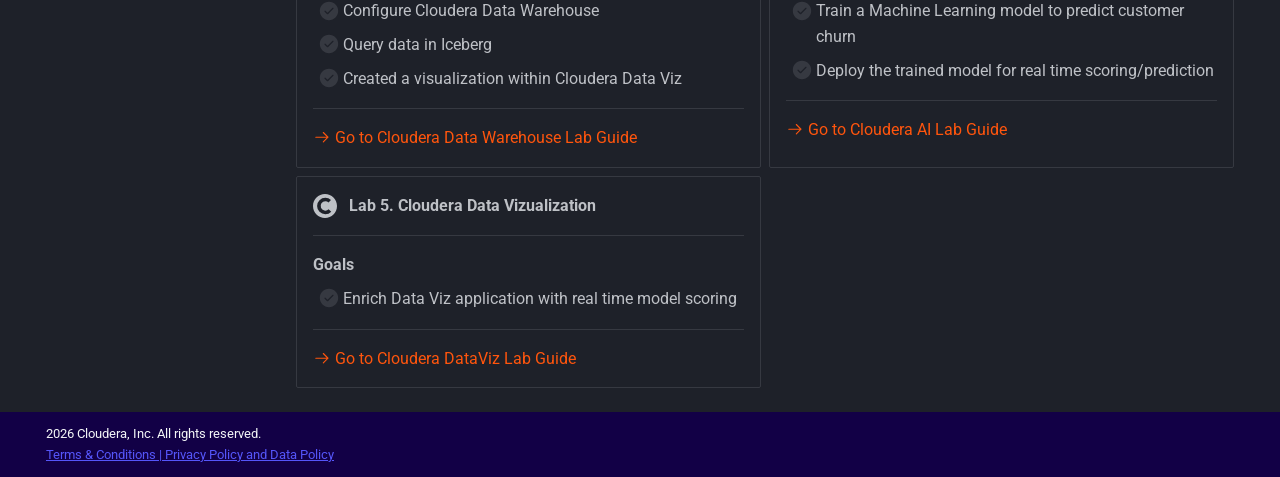
<file: README-backup.html>
<!DOCTYPE html><html lang="en" class="no-js"><head>
    
      <meta charset="utf-8">
      <meta name="viewport" content="width=device-width,initial-scale=1">
      
      
        <meta name="author" content="Cloudera">
      
      
      
      
      
        
      
      
      <link rel="icon" href="assets/images/favicon.ico">
      <meta name="generator" content="mkdocs-1.6.1, mkdocs-material-9.7.6">
    
    
      
        <title>Cloudera Data Lifecycle Hands on Lab - Cloudera Data and AI Hands on Lab</title>
      
    
    
      <link rel="stylesheet" href="assets/stylesheets/main.484c7ddc.min.css">
      
        
        <link rel="stylesheet" href="assets/stylesheets/palette.ab4e12ef.min.css">
      
      


    
    
      
    
    
      
        
        
        <link rel="preconnect" href="https://fonts.gstatic.com" crossorigin="">
        <link rel="stylesheet" href="https://fonts.googleapis.com/css?family=Roboto:300,300i,400,400i,700,700i%7CRoboto+Mono:400,400i,700,700i&amp;display=fallback">
        <style>:root{--md-text-font:"Roboto";--md-code-font:"Roboto Mono"}</style>
      
    
    
      <link rel="stylesheet" href="assets/stylesheets/extra.css">
    
    <script>__md_scope=new URL(".",location),__md_hash=e=>[...e].reduce(((e,_)=>(e<<5)-e+_.charCodeAt(0)),0),__md_get=(e,_=localStorage,t=__md_scope)=>JSON.parse(_.getItem(t.pathname+"."+e)),__md_set=(e,_,t=localStorage,a=__md_scope)=>{try{t.setItem(a.pathname+"."+e,JSON.stringify(_))}catch(e){}}</script>
    
      

    
    
  <link href="assets/stylesheets/glightbox.min.css" rel="stylesheet"><script src="assets/javascripts/glightbox.min.js"></script><style id="glightbox-style">
            html.glightbox-open { overflow: initial; height: 100%; }
            .gslide-title { margin-top: 0px; user-select: text; }
            .gslide-desc { color: #666; user-select: text; }
            .gslide-image img { background: white; }
            .gscrollbar-fixer { padding-right: 15px; }
            .gdesc-inner { font-size: 0.75rem; }
            body[data-md-color-scheme="slate"] .gdesc-inner { background: var(--md-default-bg-color); }
            body[data-md-color-scheme="slate"] .gslide-title { color: var(--md-default-fg-color); }
            body[data-md-color-scheme="slate"] .gslide-desc { color: var(--md-default-fg-color); }
        </style></head>
  
  
    
    
      
    
    
    
    
    <body dir="ltr" data-md-color-scheme="slate" data-md-color-primary="custom" data-md-color-accent="custom">
  
    
    <input class="md-toggle" data-md-toggle="drawer" type="checkbox" id="__drawer" autocomplete="off">
    <input class="md-toggle" data-md-toggle="search" type="checkbox" id="__search" autocomplete="off">
    <label class="md-overlay" for="__drawer"></label>
    <div data-md-component="skip">
      
        
        <a href="#cloudera-data-lifecycle-hands-on-lab" class="md-skip">
          Skip to content
        </a>
      
    </div>
    <div data-md-component="announce">
      
    </div>
    
    
      

  

<header class="md-header md-header--shadow" data-md-component="header">
  <nav class="md-header__inner md-grid" aria-label="Header">
    <a href="index.html" title="Cloudera Data and AI Hands on Lab" class="md-header__button md-logo" aria-label="Cloudera Data and AI Hands on Lab" data-md-component="logo">
      
  <img src="assets/images/logo-cloudera-white.svg" alt="logo">

    </a>
    <label class="md-header__button md-icon" for="__drawer">
      
      <svg xmlns="http://www.w3.org/2000/svg" viewBox="0 0 24 24"><path d="M3 6h18v2H3zm0 5h18v2H3zm0 5h18v2H3z"></path></svg>
    </label>
    <div class="md-header__title" data-md-component="header-title">
      <div class="md-header__ellipsis">
        <div class="md-header__topic">
          <span class="md-ellipsis">
            Cloudera Data and AI Hands on Lab
          </span>
        </div>
        <div class="md-header__topic" data-md-component="header-topic">
          <span class="md-ellipsis">
            
              Cloudera Data Lifecycle Hands on Lab
            
          </span>
        </div>
      </div>
    </div>
    
      
        <form class="md-header__option" data-md-component="palette">
  
    
    
    
    <input class="md-option" data-md-color-media="" data-md-color-scheme="slate" data-md-color-primary="custom" data-md-color-accent="custom" aria-label="Switch to light mode" type="radio" name="__palette" id="__palette_0">
    
      <label class="md-header__button md-icon" title="Switch to light mode" for="__palette_1" hidden="">
        <svg xmlns="http://www.w3.org/2000/svg" viewBox="0 0 24 24"><path d="M12 7a5 5 0 0 1 5 5 5 5 0 0 1-5 5 5 5 0 0 1-5-5 5 5 0 0 1 5-5m0 2a3 3 0 0 0-3 3 3 3 0 0 0 3 3 3 3 0 0 0 3-3 3 3 0 0 0-3-3m0-7 2.39 3.42C13.65 5.15 12.84 5 12 5s-1.65.15-2.39.42zM3.34 7l4.16-.35A7.2 7.2 0 0 0 5.94 8.5c-.44.74-.69 1.5-.83 2.29zm.02 10 1.76-3.77a7.131 7.131 0 0 0 2.38 4.14zM20.65 7l-1.77 3.79a7.02 7.02 0 0 0-2.38-4.15zm-.01 10-4.14.36c.59-.51 1.12-1.14 1.54-1.86.42-.73.69-1.5.83-2.29zM12 22l-2.41-3.44c.74.27 1.55.44 2.41.44.82 0 1.63-.17 2.37-.44z"></path></svg>
      </label>
    
  
    
    
    
    <input class="md-option" data-md-color-media="" data-md-color-scheme="default" data-md-color-primary="custom" data-md-color-accent="custom" aria-label="Switch to dark mode" type="radio" name="__palette" id="__palette_1">
    
      <label class="md-header__button md-icon" title="Switch to dark mode" for="__palette_0" hidden="">
        <svg xmlns="http://www.w3.org/2000/svg" viewBox="0 0 24 24"><path d="m17.75 4.09-2.53 1.94.91 3.06-2.63-1.81-2.63 1.81.91-3.06-2.53-1.94L12.44 4l1.06-3 1.06 3zm3.5 6.91-1.64 1.25.59 1.98-1.7-1.17-1.7 1.17.59-1.98L15.75 11l2.06-.05L18.5 9l.69 1.95zm-2.28 4.95c.83-.08 1.72 1.1 1.19 1.85-.32.45-.66.87-1.08 1.27C15.17 23 8.84 23 4.94 19.07c-3.91-3.9-3.91-10.24 0-14.14.4-.4.82-.76 1.27-1.08.75-.53 1.93.36 1.85 1.19-.27 2.86.69 5.83 2.89 8.02a9.96 9.96 0 0 0 8.02 2.89m-1.64 2.02a12.08 12.08 0 0 1-7.8-3.47c-2.17-2.19-3.33-5-3.49-7.82-2.81 3.14-2.7 7.96.31 10.98 3.02 3.01 7.84 3.12 10.98.31"></path></svg>
      </label>
    
  
</form>
      
    
    
      <script>var palette=__md_get("__palette");if(palette&&palette.color){if("(prefers-color-scheme)"===palette.color.media){var media=matchMedia("(prefers-color-scheme: light)"),input=document.querySelector(media.matches?"[data-md-color-media='(prefers-color-scheme: light)']":"[data-md-color-media='(prefers-color-scheme: dark)']");palette.color.media=input.getAttribute("data-md-color-media"),palette.color.scheme=input.getAttribute("data-md-color-scheme"),palette.color.primary=input.getAttribute("data-md-color-primary"),palette.color.accent=input.getAttribute("data-md-color-accent")}for(var[key,value]of Object.entries(palette.color))document.body.setAttribute("data-md-color-"+key,value)}</script>
    
    
    
      
      
        <label class="md-header__button md-icon" for="__search">
          
          <svg xmlns="http://www.w3.org/2000/svg" viewBox="0 0 24 24"><path d="M9.5 3A6.5 6.5 0 0 1 16 9.5c0 1.61-.59 3.09-1.56 4.23l.27.27h.79l5 5-1.5 1.5-5-5v-.79l-.27-.27A6.52 6.52 0 0 1 9.5 16 6.5 6.5 0 0 1 3 9.5 6.5 6.5 0 0 1 9.5 3m0 2C7 5 5 7 5 9.5S7 14 9.5 14 14 12 14 9.5 12 5 9.5 5"></path></svg>
        </label>
        <div class="md-search" data-md-component="search" role="dialog">
  <label class="md-search__overlay" for="__search"></label>
  <div class="md-search__inner" role="search">
    <form class="md-search__form" name="search">
      <input type="text" class="md-search__input" name="query" aria-label="Search" placeholder="Search" autocapitalize="off" autocorrect="off" autocomplete="off" spellcheck="false" data-md-component="search-query" required="">
      <label class="md-search__icon md-icon" for="__search">
        
        <svg xmlns="http://www.w3.org/2000/svg" viewBox="0 0 24 24"><path d="M9.5 3A6.5 6.5 0 0 1 16 9.5c0 1.61-.59 3.09-1.56 4.23l.27.27h.79l5 5-1.5 1.5-5-5v-.79l-.27-.27A6.52 6.52 0 0 1 9.5 16 6.5 6.5 0 0 1 3 9.5 6.5 6.5 0 0 1 9.5 3m0 2C7 5 5 7 5 9.5S7 14 9.5 14 14 12 14 9.5 12 5 9.5 5"></path></svg>
        
        <svg xmlns="http://www.w3.org/2000/svg" viewBox="0 0 24 24"><path d="M20 11v2H8l5.5 5.5-1.42 1.42L4.16 12l7.92-7.92L13.5 5.5 8 11z"></path></svg>
      </label>
      <nav class="md-search__options" aria-label="Search">
        
        <button type="reset" class="md-search__icon md-icon" title="Clear" aria-label="Clear" tabindex="-1">
          
          <svg xmlns="http://www.w3.org/2000/svg" viewBox="0 0 24 24"><path d="M19 6.41 17.59 5 12 10.59 6.41 5 5 6.41 10.59 12 5 17.59 6.41 19 12 13.41 17.59 19 19 17.59 13.41 12z"></path></svg>
        </button>
      </nav>
      
    </form>
    <div class="md-search__output">
      <div class="md-search__scrollwrap" tabindex="0" data-md-scrollfix="">
        <div class="md-search-result" data-md-component="search-result">
          <div class="md-search-result__meta">
            Initializing search
          </div>
          <ol class="md-search-result__list" role="presentation"></ol>
        </div>
      </div>
    </div>
  </div>
</div>
      
    
    
  </nav>
  
</header>
    
    <div class="md-container" data-md-component="container">
      
      
        
          
        
      
      <main class="md-main" data-md-component="main">
        <div class="md-main__inner md-grid">
          
            
              
                
              
              <div class="md-sidebar md-sidebar--primary" data-md-component="sidebar" data-md-type="navigation">
                <div class="md-sidebar__scrollwrap">
                  <div class="md-sidebar__inner">
                    



<nav class="md-nav md-nav--primary" aria-label="Navigation" data-md-level="0">
  <label class="md-nav__title" for="__drawer">
    <a href="index.html" title="Cloudera Data and AI Hands on Lab" class="md-nav__button md-logo" aria-label="Cloudera Data and AI Hands on Lab" data-md-component="logo">
      
  <img src="assets/images/logo-cloudera-white.svg" alt="logo">

    </a>
    Cloudera Data and AI Hands on Lab
  </label>
  
  <ul class="md-nav__list" data-md-scrollfix="">
    
      
      
  
  
  
  
    <li class="md-nav__item">
      <a href="index.html" class="md-nav__link">
        
  
  
  <span class="md-ellipsis">
    
  
    Home
  

    
  </span>
  
  

      </a>
    </li>
  

    
      
      
  
  
  
  
    
    
    
    
    
    <li class="md-nav__item md-nav__item--nested">
      
        
        
        <input class="md-nav__toggle md-toggle " type="checkbox" id="__nav_2">
        
          
          <label class="md-nav__link" for="__nav_2" id="__nav_2_label" tabindex="0">
            
  
  
  <span class="md-ellipsis">
    
  
    Labs
  

    
  </span>
  
  

            <span class="md-nav__icon md-icon"></span>
          </label>
        
        <nav class="md-nav" data-md-level="1" aria-labelledby="__nav_2_label" aria-expanded="false">
          <label class="md-nav__title" for="__nav_2">
            <span class="md-nav__icon md-icon"></span>
            
  
    Labs
  

          </label>
          <ul class="md-nav__list" data-md-scrollfix="">
            
              
                
  
  
  
  
    <li class="md-nav__item">
      <a href="labs/lab3-cdw/index.html" class="md-nav__link">
        
  
  
  <span class="md-ellipsis">
    
  
    Day 1 - Cloudera Data Lakehouse
  

    
  </span>
  
  

      </a>
    </li>
  

              
            
              
                
  
  
  
  
    <li class="md-nav__item">
      <a href="labs/lab4-cai/index.html" class="md-nav__link">
        
  
  
  <span class="md-ellipsis">
    
  
    Day 2 - Cloudera AI
  

    
  </span>
  
  

      </a>
    </li>
  

              
            
              
                
  
  
  
  
    <li class="md-nav__item">
      <a href="labs/lab5-dataviz/index.html" class="md-nav__link">
        
  
  
  <span class="md-ellipsis">
    
  
    Day 3 - Cloudera Data Federation
  

    
  </span>
  
  

      </a>
    </li>
  

              
            
          </ul>
        </nav>
      
    </li>
  

    
  </ul>
</nav>
                  </div>
                </div>
              </div>
            
            
              
                
              
              <div class="md-sidebar md-sidebar--secondary" data-md-component="sidebar" data-md-type="toc" hidden="">
                <div class="md-sidebar__scrollwrap">
                  <div class="md-sidebar__inner">
                    

<nav class="md-nav md-nav--secondary" aria-label="Table of contents">
  
  
  
    
  
  
</nav>
                  </div>
                </div>
              </div>
            
          
          
            <div class="md-content" data-md-component="content">
              
              <article class="md-content__inner md-typeset">
                
                  
  




<h1 id="cloudera-data-lifecycle-hands-on-lab">Cloudera Data Lifecycle Hands on Lab</h1>
<p>Welcome to this Data Lifecycle Hands on Lab, where you'll explore the full data lifecycle through a real-world use case: predicting customer churn for a telecommunications company. This lab provides practical experience using <em>Cloudera on cloud</em> data services, guiding you through key stages from data ingestion and processing to analysis and actionable insights.</p>
<div class="admonition tip">
<p class="admonition-title">Update Lab Guide for your assigned username</p>
<p>By entering your assigned username (e.g. <code>user001</code>) and clicking the <strong>UPDATE EXAMPLES</strong> button, the code examples you'll be customized for your user. </p>
<p>Click the reset button to start again if you make a mistake.</p>
<p></p><div class="username-input-container">
    <input type="text" id="user-username-input" placeholder="e.g., john.doe">
    <button id="user-username-save">UPDATE EXAMPLES</button>
    <button id="user-username-clear">RESET</button>
</div><p></p>
<div class="language-sql highlight"><span class="filename">Test Block</span><pre><span></span><code><span id="__span-0-1"><a id="__codelineno-0-1" name="__codelineno-0-1" href="#__codelineno-0-1"></a><span class="n">changed_user</span><span class="o">=</span><span class="n">USERNAME</span><span class="p">;</span>
</span></code></pre></div>
<p><code>changed_user=USERNAME;</code></p>
</div>
<div class="admonition info">
<p class="admonition-title">What to expect</p>
<ul>
<li>Ingest real time data to an Open Lakehouse</li>
<li>Run Data Engineering transformation</li>
<li>Query/explore data and build Data Viz applications</li>
<li>Train and deploy a ML model to predict customer churn</li>
<li>Enrich data analytics with real time scoring</li>
</ul>
</div>
<p><a class="glightbox" data-type="image" data-width="auto" data-height="auto" href="assets/images/data_lifecycle_overview.png" data-desc-position="bottom"><img alt="Data Lifecycle Overview" src="assets/images/data_lifecycle_overview.png"></a></p>
<div class="grid cards">
<ul>
<li>
<p><span class="twemoji lg middle"><svg xmlns="http://www.w3.org/2000/svg" viewBox="0 0 24 24"><path d="M11.648 0a.09.09 0 0 0-.084.053A30.7 30.7 0 0 1 8.592 4.73c-2.09 2.728-5.145 6.466-5.145 10.364a8.2 8.2 0 0 0 8.201 8.2v-5.003c0-.106.087-.193.194-.193h2.81v-2.813c0-.106.087-.191.194-.191h5.004c0-3.9-3.056-7.636-5.145-10.364A30.7 30.7 0 0 1 11.732.053.1.1 0 0 0 11.648 0m-1.632 3.867c.05 0 .08.034.037.112q-.164.297-.328.593c-.396.702-.819 1.389-1.23 2.08q-.293-.047-.585-.088c.495-.651 1-1.296 1.48-1.959.153-.209.302-.423.454-.634a.24.24 0 0 1 .172-.104M7.44 7.186q.332.053.666.119-.112.193-.223.383a29 29 0 0 0-1.625 3.261c-.874 2.123-1.383 4.444-.77 6.707a8.2 8.2 0 0 0 2.217 3.74c.083.083-.02.216-.119.155a7.6 7.6 0 0 1-.93-.686A7.67 7.67 0 0 1 4.1 16.248c-.329-2.156.387-4.246 1.418-6.115a27 27 0 0 1 1.92-2.947zm7.931 8.435a.193.193 0 0 0-.191.191V18.3h2.677v-2.68zm3.299 0V18.3h1.348a8 8 0 0 0 .515-2.678zm-6.303 3.004a.193.193 0 0 0-.191.193v2.485h2.678v-2.678Zm3.295.484v2.68h2.115a.56.56 0 0 0 .399-.162v-.004a.56.56 0 0 0 .16-.397V19.11zm3.674.182v1.98a8 8 0 0 0 1.217-1.98zm-6.969 2.824a.193.193 0 0 0-.191.192v1.672a8 8 0 0 0 2.678-.516v-1.348zm3.48.668V24a8 8 0 0 0 1.98-1.217z"></path></svg></span> &nbsp; <strong>Lab 1. Cloudera Data Flow</strong></p>
<hr>
<p><strong>Goals</strong></p>
<ul class="task-list">
<li class="task-list-item"><label class="task-list-control"><input type="checkbox" disabled=""><span class="task-list-indicator"></span></label> Consume data from a Kafka topic</li>
<li class="task-list-item"><label class="task-list-control"><input type="checkbox" disabled=""><span class="task-list-indicator"></span></label> Convert the data to Parquet format</li>
<li class="task-list-item"><label class="task-list-control"><input type="checkbox" disabled=""><span class="task-list-indicator"></span></label> Store the data in a table in the Lakehouse</li>
</ul>
<hr>
<p><a href="labs/lab1-cdf/index.html"><span class="twemoji"><svg xmlns="http://www.w3.org/2000/svg" viewBox="0 0 24 24"><path d="M13.22 19.03a.75.75 0 0 1 0-1.06L18.19 13H3.75a.75.75 0 0 1 0-1.5h14.44l-4.97-4.97a.749.749 0 0 1 .326-1.275.75.75 0 0 1 .734.215l6.25 6.25a.75.75 0 0 1 0 1.06l-6.25 6.25a.75.75 0 0 1-1.06 0"></path></svg></span> Go to Cloudera Data Flow Lab Guide</a></p>
</li>
<li>
<p><span class="twemoji lg middle"><svg xmlns="http://www.w3.org/2000/svg" viewBox="0 0 24 24"><path d="M10.812 0c-.425.013-.845.215-1.196.605a3.6 3.6 0 0 0-.493.722c-.355.667-.425 1.415-.556 2.143a552 552 0 0 0-.726 4.087c-.027.16-.096.227-.244.273C5.83 8.386 4.06 8.94 2.3 9.514a5 5 0 0 0-1.114.506c-1.042.665-1.196 1.753-.415 2.71.346.422.79.715 1.284.936 1.1.49 2.202.976 3.3 1.47.019.01.036.013.053.019h-.004l1.306.535q.001.033 0 .073c-.2 2.03-.39 4.063-.58 6.095-.04.419-.012.831.134 1.23.317.87 1.065 1.148 1.881.701.372-.204.666-.497.937-.818 1.372-1.623 2.746-3.244 4.113-4.872.111-.133.205-.15.363-.098q.523.174 1.045.347h.001q.03.017.073.03l.142.042c1.248.416 2.68.775 3.929 1.19.4.132.622.164 1.045.098.311-.048.592-.062.828-.236.602-.33.995-.957.988-1.682-.005-.427-.154-.813-.35-1.186-.82-1.556-1.637-3.113-2.461-4.666-.078-.148-.076-.243.037-.375 1.381-1.615 2.756-3.236 4.133-4.855.272-.32.513-.658.653-1.058.308-.878-.09-1.57-1-1.741a2.8 2.8 0 0 0-1.235.069c-1.974.521-3.947 1.041-5.918 1.57-.175.047-.26.015-.355-.144a353 353 0 0 0-2.421-4.018 4.6 4.6 0 0 0-.652-.849c-.371-.37-.802-.549-1.227-.536zm.172 3.703a.6.6 0 0 1 .189.211q1.307 2.168 2.609 4.338c.07.118.135.16.277.121 1.525-.41 3.052-.813 4.579-1.217q.55-.146 1.103-.289a.4.4 0 0 1-.1.2c-1.259 1.48-2.516 2.962-3.779 4.438-.11.13-.12.22-.04.37.937 1.803 1.768 3.309 2.498 4.76l-3.696-1.019q-.807-.269-1.615-.539c-.163-.055-.25-.03-.36.1-1.248 1.488-2.504 2.97-3.759 4.454a.4.4 0 0 1-.18.132q.051-.567.104-1.136.222-2.358.451-4.716c-.03-.318.117-.405-.322-.545-1.493-.593-3.346-1.321-4.816-1.905a.6.6 0 0 1 .24-.134q2.695-.856 5.394-1.705c.127-.04.199-.092.211-.233.013-.148.05-.294.076-.441q.362-2.045.726-4.088.104-.578.21-1.157"></path></svg></span> &nbsp; <strong>Lab 2. Cloudera Data Engineering</strong></p>
<hr>
<p><strong>Goals</strong></p>
<ul class="task-list">
<li class="task-list-item"><label class="task-list-control"><input type="checkbox" disabled=""><span class="task-list-indicator"></span></label> Run a data enrichment process</li>
<li class="task-list-item"><label class="task-list-control"><input type="checkbox" disabled=""><span class="task-list-indicator"></span></label> Run a process to simulate changes to the data</li>
<li class="task-list-item"><label class="task-list-control"><input type="checkbox" disabled=""><span class="task-list-indicator"></span></label> Configure the execution of a pipeline using low-code/no-code tools</li>
</ul>
<hr>
<p><a href="labs/lab2-cde/index.html"><span class="twemoji"><svg xmlns="http://www.w3.org/2000/svg" viewBox="0 0 24 24"><path d="M13.22 19.03a.75.75 0 0 1 0-1.06L18.19 13H3.75a.75.75 0 0 1 0-1.5h14.44l-4.97-4.97a.749.749 0 0 1 .326-1.275.75.75 0 0 1 .734.215l6.25 6.25a.75.75 0 0 1 0 1.06l-6.25 6.25a.75.75 0 0 1-1.06 0"></path></svg></span> Go to Cloudera Data Engineering Lab Guide</a></p>
</li>
<li>
<p><span class="twemoji lg middle"><svg xmlns="http://www.w3.org/2000/svg" viewBox="0 0 24 24"><path d="M12 0C5.373 0 0 5.373 0 12s5.373 12 12 12 12-5.373 12-12S18.627 0 12 0m.344 20.251a8.25 8.25 0 1 1 0-16.502 8.2 8.2 0 0 1 5.633 2.234L15.519 8.53a4.69 4.69 0 0 0-3.175-1.239 4.709 4.709 0 1 0 3.284 8.081l2.657 2.346a8.22 8.22 0 0 1-5.941 2.533"></path></svg></span> &nbsp; <strong>Lab 3. Cloudera Data Warehouse</strong></p>
<hr>
<p><strong>Goals</strong></p>
<ul class="task-list">
<li class="task-list-item"><label class="task-list-control"><input type="checkbox" disabled=""><span class="task-list-indicator"></span></label> Configure Cloudera Data Warehouse</li>
<li class="task-list-item"><label class="task-list-control"><input type="checkbox" disabled=""><span class="task-list-indicator"></span></label> Query data in Iceberg</li>
<li class="task-list-item"><label class="task-list-control"><input type="checkbox" disabled=""><span class="task-list-indicator"></span></label> Created a visualization within Cloudera Data Viz</li>
</ul>
<hr>
<p><a href="labs/lab3-cdw/index.html"><span class="twemoji"><svg xmlns="http://www.w3.org/2000/svg" viewBox="0 0 24 24"><path d="M13.22 19.03a.75.75 0 0 1 0-1.06L18.19 13H3.75a.75.75 0 0 1 0-1.5h14.44l-4.97-4.97a.749.749 0 0 1 .326-1.275.75.75 0 0 1 .734.215l6.25 6.25a.75.75 0 0 1 0 1.06l-6.25 6.25a.75.75 0 0 1-1.06 0"></path></svg></span> Go to Cloudera Data Warehouse Lab Guide</a></p>
</li>
<li>
<p><span class="twemoji lg middle"><svg xmlns="http://www.w3.org/2000/svg" viewBox="0 0 24 24"><path d="M12 0C5.373 0 0 5.373 0 12s5.373 12 12 12 12-5.373 12-12S18.627 0 12 0m.344 20.251a8.25 8.25 0 1 1 0-16.502 8.2 8.2 0 0 1 5.633 2.234L15.519 8.53a4.69 4.69 0 0 0-3.175-1.239 4.709 4.709 0 1 0 3.284 8.081l2.657 2.346a8.22 8.22 0 0 1-5.941 2.533"></path></svg></span> &nbsp; <strong>Lab 4. Cloudera AI</strong></p>
<hr>
<p><strong>Goals</strong></p>
<ul class="task-list">
<li class="task-list-item"><label class="task-list-control"><input type="checkbox" disabled=""><span class="task-list-indicator"></span></label> Train a Machine Learning model to predict customer churn</li>
<li class="task-list-item"><label class="task-list-control"><input type="checkbox" disabled=""><span class="task-list-indicator"></span></label> Deploy the trained model for real time scoring/prediction</li>
</ul>
<hr>
<p><a href="labs/lab4-cai/index.html"><span class="twemoji"><svg xmlns="http://www.w3.org/2000/svg" viewBox="0 0 24 24"><path d="M13.22 19.03a.75.75 0 0 1 0-1.06L18.19 13H3.75a.75.75 0 0 1 0-1.5h14.44l-4.97-4.97a.749.749 0 0 1 .326-1.275.75.75 0 0 1 .734.215l6.25 6.25a.75.75 0 0 1 0 1.06l-6.25 6.25a.75.75 0 0 1-1.06 0"></path></svg></span> Go to Cloudera AI Lab Guide</a></p>
</li>
<li>
<p><span class="twemoji lg middle"><svg xmlns="http://www.w3.org/2000/svg" viewBox="0 0 24 24"><path d="M12 0C5.373 0 0 5.373 0 12s5.373 12 12 12 12-5.373 12-12S18.627 0 12 0m.344 20.251a8.25 8.25 0 1 1 0-16.502 8.2 8.2 0 0 1 5.633 2.234L15.519 8.53a4.69 4.69 0 0 0-3.175-1.239 4.709 4.709 0 1 0 3.284 8.081l2.657 2.346a8.22 8.22 0 0 1-5.941 2.533"></path></svg></span> &nbsp; <strong>Lab 5. Cloudera Data Vizualization</strong></p>
<hr>
<p><strong>Goals</strong></p>
<ul class="task-list">
<li class="task-list-item"><label class="task-list-control"><input type="checkbox" disabled=""><span class="task-list-indicator"></span></label> Enrich Data Viz application with real time model scoring</li>
</ul>
<hr>
<p><a href="labs/lab5-dataviz/index.html"><span class="twemoji"><svg xmlns="http://www.w3.org/2000/svg" viewBox="0 0 24 24"><path d="M13.22 19.03a.75.75 0 0 1 0-1.06L18.19 13H3.75a.75.75 0 0 1 0-1.5h14.44l-4.97-4.97a.749.749 0 0 1 .326-1.275.75.75 0 0 1 .734.215l6.25 6.25a.75.75 0 0 1 0 1.06l-6.25 6.25a.75.75 0 0 1-1.06 0"></path></svg></span> Go to Cloudera DataViz Lab Guide</a></p>
</li>
</ul>
</div>







  
  




  



                
              </article>
            </div>
          
          
<script>var target=document.getElementById(location.hash.slice(1));target&&target.name&&(target.checked=target.name.startsWith("__tabbed_"))</script>
        </div>
        
          <button type="button" class="md-top md-icon" data-md-component="top" hidden="">
  
  <svg xmlns="http://www.w3.org/2000/svg" viewBox="0 0 24 24"><path d="M13 20h-2V8l-5.5 5.5-1.42-1.42L12 4.16l7.92 7.92-1.42 1.42L13 8z"></path></svg>
  Back to top
</button>
        
      </main>
      
        <footer class="md-footer">
  
    
  
  <div class="md-footer-meta md-typeset">
    <div class="md-footer-meta__inner md-grid">
      <div class="md-copyright">
  
    <div class="md-copyright__highlight">
      2026 Cloudera, Inc. All rights reserved.<br><a href="https://www.cloudera.com/legal/terms-and-conditions.html" target="_blank">Terms &amp; Conditions | </a>  <a href="https://www.cloudera.com/legal/policies.html" target="_blank"> Privacy Policy and Data Policy</a>
    </div>
  
  
</div>
      
    </div>
  </div>
</footer>
      
    </div>
    <div class="md-dialog" data-md-component="dialog">
      <div class="md-dialog__inner md-typeset"></div>
    </div>
    
    
    
      
      
      <script id="__config" type="application/json">{"annotate": null, "base": ".", "features": ["content.code.annotate", "content.code.copy", "navigation.footer", "navigation.top"], "search": "assets/javascripts/workers/search.2c215733.min.js", "tags": null, "translations": {"clipboard.copied": "Copied to clipboard", "clipboard.copy": "Copy to clipboard", "search.result.more.one": "1 more on this page", "search.result.more.other": "# more on this page", "search.result.none": "No matching documents", "search.result.one": "1 matching document", "search.result.other": "# matching documents", "search.result.placeholder": "Type to start searching", "search.result.term.missing": "Missing", "select.version": "Select version"}, "version": null}</script>
    
    
      <script src="assets/javascripts/bundle.79ae519e.min.js"></script>
      
        <script src="assets/javascripts/username-replacer.js"></script>
      
    
  
<script id="init-glightbox">const lightbox = GLightbox({"touchNavigation": true, "loop": false, "zoomable": true, "draggable": true, "openEffect": "zoom", "closeEffect": "zoom", "slideEffect": "slide"});
document$.subscribe(()=>{ lightbox.reload(); });
</script></body></html>
</file>
<file: assets/stylesheets/extra.css>
:root > * {

  /* Primary color shades */
  --md-primary-fg-color: #ff550D; /* Cloudera Orange  */
  --md-primary-fg-color--light: #ff8856; /* Lighter Cloudera Orange */
  --md-primary-fg-color--dark: #305868; 
  --md-primary-bg-color: #FFFFFF; 
  --md-primary-bg-color--light: #F3F5F7;
  --md-text-link-color: #5555F9; /* Blue Nova  */
  
  /* Accent color shades */
  --md-accent-fg-color: #5555F9; /* Blue Nova  */
  --md-accent-fg-color--transparent: hsla(189, 100%, 37%, 0.1);
  --md-accent-bg-color: #FFFFFF;
  --md-accent-bg-color--light: #F3F5F7;

  /* Footer */
  --md-footer-bg-color: #5555F9; /* Blue Nova  */
  --md-footer-bg-color--dark: #120046; /* Twilight */
  --md-footer-fg-color: #CDDBE4;
  --md-footer-fg-color--light: #F3F5F7;
  --md-footer-fg-color--lighter: hsla(0, 0%, 100%, 0.3);
  }


/* Reduce top margin for main content */
.md-main__inner {
  margin-top: 0.5rem;
}

/* Footer copyright links */
.md-copyright__highlight a {
  color: #5555F9 !important;
  text-decoration: underline;
  transition: opacity 0.3s ease-in-out;
}

.md-copyright__highlight a:hover {
  opacity: 0.8;
}

/* Card Grid for 001-automation-bootcamp */
.md-typeset #sko .grid {
    grid-gap: .4rem;
    display: grid;
    grid-template-columns: repeat(auto-fit,minmax(min(100%,20rem),1fr));
    margin: 1em 0;
}

.md-typeset .prereq-complete {
  text-align: center;
  font-size: 1.1rem;
  border: .05rem solid var(--md-default-fg-color--lightest);
  border-radius: .1rem;
}

.md-typeset .prereq-complete a {
  padding: 12px 10px;
  background-color: var(--md-primary-fg-color);
  color: #fff;
  border-radius: 5px;
  transition: background 0.3s ease-in-out;
}
.md-typeset .prereq-complete h2 {
  margin: 0.6em;
}

/* Username input  */
[data-md-color-scheme="slate"] .username-input-container {
     background: #1f2020;
     border-color: #404040;
}

.username-input-container input {
    padding: 5px 10px;
    border: 1px solid #ccc;
    border-radius: 3px;
    flex-grow: 1; /* Input takes available space */
    background-color: white;
    color: black;
    font-size: large;
}

.username-input-container button {
    padding: 6px 12px;
    cursor: pointer;
    background-color: var(--md-primary-fg-color--light, #4051b5); /* Use theme primary color if available */
    color: white;
    border: none;
    border-radius: 3px;
    font-weight: bold;
    transition: background-color 0.2s;
}

.username-input-container button:hover {
     background-color: var(--md-primary-fg-color, #303fa1);
}

.username-input-container button#user-username-clear {
    background-color: #999;
    font-size: 0.8em;
}
</file>
<file: assets/stylesheets/main.484c7ddc.min.css>
@charset "UTF-8";html{-webkit-text-size-adjust:none;-moz-text-size-adjust:none;text-size-adjust:none;box-sizing:border-box}*,:after,:before{box-sizing:inherit}@media (prefers-reduced-motion){*,:after,:before{transition:none!important}}body{margin:0}a,button,input,label{-webkit-tap-highlight-color:transparent}a{color:inherit;text-decoration:none}hr{border:0;box-sizing:initial;display:block;height:.05rem;overflow:visible;padding:0}small{font-size:80%}sub,sup{line-height:1em}img{border-style:none}table{border-collapse:initial;border-spacing:0}td,th{font-weight:400;vertical-align:top}button{background:#0000;border:0;font-family:inherit;font-size:inherit;margin:0;padding:0}input{border:0;outline:none}:root{--md-primary-fg-color:#4051b5;--md-primary-fg-color--light:#5d6cc0;--md-primary-fg-color--dark:#303fa1;--md-primary-bg-color:#fff;--md-primary-bg-color--light:#ffffffb3;--md-accent-fg-color:#526cfe;--md-accent-fg-color--transparent:#526cfe1a;--md-accent-bg-color:#fff;--md-accent-bg-color--light:#ffffffb3}[data-md-color-scheme=default]{color-scheme:light}[data-md-color-scheme=default] img[src$="#gh-dark-mode-only"],[data-md-color-scheme=default] img[src$="#only-dark"]{display:none}:root,[data-md-color-scheme=default]{--md-hue:225deg;--md-default-fg-color:#000000de;--md-default-fg-color--light:#0000008a;--md-default-fg-color--lighter:#00000052;--md-default-fg-color--lightest:#00000012;--md-default-bg-color:#fff;--md-default-bg-color--light:#ffffffb3;--md-default-bg-color--lighter:#ffffff4d;--md-default-bg-color--lightest:#ffffff1f;--md-code-fg-color:#36464e;--md-code-bg-color:#f5f5f5;--md-code-bg-color--light:#f5f5f5b3;--md-code-bg-color--lighter:#f5f5f54d;--md-code-hl-color:#4287ff;--md-code-hl-color--light:#4287ff1a;--md-code-hl-number-color:#d52a2a;--md-code-hl-special-color:#db1457;--md-code-hl-function-color:#a846b9;--md-code-hl-constant-color:#6e59d9;--md-code-hl-keyword-color:#3f6ec6;--md-code-hl-string-color:#1c7d4d;--md-code-hl-name-color:var(--md-code-fg-color);--md-code-hl-operator-color:var(--md-default-fg-color--light);--md-code-hl-punctuation-color:var(--md-default-fg-color--light);--md-code-hl-comment-color:var(--md-default-fg-color--light);--md-code-hl-generic-color:var(--md-default-fg-color--light);--md-code-hl-variable-color:var(--md-default-fg-color--light);--md-typeset-color:var(--md-default-fg-color);--md-typeset-a-color:var(--md-primary-fg-color);--md-typeset-del-color:#f5503d26;--md-typeset-ins-color:#0bd57026;--md-typeset-kbd-color:#fafafa;--md-typeset-kbd-accent-color:#fff;--md-typeset-kbd-border-color:#b8b8b8;--md-typeset-mark-color:#ffff0080;--md-typeset-table-color:#0000001f;--md-typeset-table-color--light:rgba(0,0,0,.035);--md-admonition-fg-color:var(--md-default-fg-color);--md-admonition-bg-color:var(--md-default-bg-color);--md-warning-fg-color:#000000de;--md-warning-bg-color:#ff9;--md-footer-fg-color:#fff;--md-footer-fg-color--light:#ffffffb3;--md-footer-fg-color--lighter:#ffffff73;--md-footer-bg-color:#000000de;--md-footer-bg-color--dark:#00000052;--md-shadow-z1:0 0.2rem 0.5rem #0000000d,0 0 0.05rem #0000001a;--md-shadow-z2:0 0.2rem 0.5rem #0000001a,0 0 0.05rem #00000040;--md-shadow-z3:0 0.2rem 0.5rem #0003,0 0 0.05rem #00000059}.md-icon svg{fill:currentcolor;display:block;height:1.2rem;width:1.2rem}body{-webkit-font-smoothing:antialiased;-moz-osx-font-smoothing:grayscale;--md-text-font-family:var(--md-text-font,_),-apple-system,BlinkMacSystemFont,Helvetica,Arial,sans-serif;--md-code-font-family:var(--md-code-font,_),SFMono-Regular,Consolas,Menlo,monospace}aside,body,input{font-feature-settings:"kern","liga";color:var(--md-typeset-color);font-family:var(--md-text-font-family)}code,kbd,pre{font-feature-settings:"kern";font-family:var(--md-code-font-family)}:root{--md-typeset-table-sort-icon:url('data:image/svg+xml;charset=utf-8,<svg xmlns="http://www.w3.org/2000/svg" viewBox="0 0 24 24"><path d="m18 21-4-4h3V7h-3l4-4 4 4h-3v10h3M2 19v-2h10v2M2 13v-2h7v2M2 7V5h4v2z"/></svg>');--md-typeset-table-sort-icon--asc:url('data:image/svg+xml;charset=utf-8,<svg xmlns="http://www.w3.org/2000/svg" viewBox="0 0 24 24"><path d="M19 17h3l-4 4-4-4h3V3h2M2 17h10v2H2M6 5v2H2V5m0 6h7v2H2z"/></svg>');--md-typeset-table-sort-icon--desc:url('data:image/svg+xml;charset=utf-8,<svg xmlns="http://www.w3.org/2000/svg" viewBox="0 0 24 24"><path d="M19 7h3l-4-4-4 4h3v14h2M2 17h10v2H2M6 5v2H2V5m0 6h7v2H2z"/></svg>')}.md-typeset{-webkit-print-color-adjust:exact;color-adjust:exact;font-size:.8rem;line-height:1.6;overflow-wrap:break-word}@media print{.md-typeset{font-size:.68rem}}.md-typeset blockquote,.md-typeset dl,.md-typeset figure,.md-typeset ol,.md-typeset pre,.md-typeset ul{margin-bottom:1em;margin-top:1em}.md-typeset h1{color:var(--md-default-fg-color--light);font-size:2em;line-height:1.3;margin:0 0 1.25em}.md-typeset h1,.md-typeset h2{font-weight:300;letter-spacing:-.01em}.md-typeset h2{font-size:1.5625em;line-height:1.4;margin:1.6em 0 .64em}.md-typeset h3{font-size:1.25em;font-weight:400;letter-spacing:-.01em;line-height:1.5;margin:1.6em 0 .8em}.md-typeset h2+h3{margin-top:.8em}.md-typeset h4{font-weight:700;letter-spacing:-.01em;margin:1em 0}.md-typeset h5,.md-typeset h6{color:var(--md-default-fg-color--light);font-size:.8em;font-weight:700;letter-spacing:-.01em;margin:1.25em 0}.md-typeset h5{text-transform:uppercase}.md-typeset h5 code{text-transform:none}.md-typeset hr{border-bottom:.05rem solid var(--md-default-fg-color--lightest);display:flow-root;margin:1.5em 0}.md-typeset a{color:var(--md-typeset-a-color);word-break:break-word}.md-typeset a,.md-typeset a:before{transition:color 125ms}.md-typeset a:focus,.md-typeset a:hover{color:var(--md-accent-fg-color)}.md-typeset a:focus code,.md-typeset a:hover code{background-color:var(--md-accent-fg-color--transparent);color:var(--md-accent-fg-color)}.md-typeset a code{color:var(--md-typeset-a-color)}.md-typeset a.focus-visible{outline-color:var(--md-accent-fg-color);outline-offset:.2rem}.md-typeset code,.md-typeset kbd,.md-typeset pre{color:var(--md-code-fg-color);direction:ltr;font-variant-ligatures:none;transition:background-color 125ms}@media print{.md-typeset code,.md-typeset kbd,.md-typeset pre{white-space:pre-wrap}}.md-typeset code{background-color:var(--md-code-bg-color);border-radius:.1rem;-webkit-box-decoration-break:clone;box-decoration-break:clone;font-size:.85em;padding:0 .2941176471em;transition:color 125ms,background-color 125ms;word-break:break-word}.md-typeset code:not(.focus-visible){-webkit-tap-highlight-color:transparent;outline:none}.md-typeset pre{display:flow-root;line-height:1.4;position:relative}.md-typeset pre>code{-webkit-box-decoration-break:slice;box-decoration-break:slice;box-shadow:none;display:block;margin:0;outline-color:var(--md-accent-fg-color);overflow:auto;padding:.7720588235em 1.1764705882em;scrollbar-color:var(--md-default-fg-color--lighter) #0000;scrollbar-width:thin;touch-action:auto;word-break:normal}.md-typeset pre>code:hover{scrollbar-color:var(--md-accent-fg-color) #0000}.md-typeset pre>code::-webkit-scrollbar{height:.2rem;width:.2rem}.md-typeset pre>code::-webkit-scrollbar-thumb{background-color:var(--md-default-fg-color--lighter)}.md-typeset pre>code::-webkit-scrollbar-thumb:hover{background-color:var(--md-accent-fg-color)}.md-typeset kbd{background-color:var(--md-typeset-kbd-color);border-radius:.1rem;box-shadow:0 .1rem 0 .05rem var(--md-typeset-kbd-border-color),0 .1rem 0 var(--md-typeset-kbd-border-color),0 -.1rem .2rem var(--md-typeset-kbd-accent-color) inset;color:var(--md-default-fg-color);display:inline-block;font-size:.75em;padding:0 .6666666667em;vertical-align:text-top;word-break:break-word}.md-typeset mark{background-color:var(--md-typeset-mark-color);-webkit-box-decoration-break:clone;box-decoration-break:clone;color:inherit;word-break:break-word}.md-typeset abbr{cursor:help;text-decoration:none}.md-typeset [data-preview],.md-typeset abbr{border-bottom:.05rem dotted var(--md-default-fg-color--light)}.md-typeset small{opacity:.75}[dir=ltr] .md-typeset sub,[dir=ltr] .md-typeset sup{margin-left:.078125em}[dir=rtl] .md-typeset sub,[dir=rtl] .md-typeset sup{margin-right:.078125em}[dir=ltr] .md-typeset blockquote{padding-left:.6rem}[dir=rtl] .md-typeset blockquote{padding-right:.6rem}[dir=ltr] .md-typeset blockquote{border-left:.2rem solid var(--md-default-fg-color--lighter)}[dir=rtl] .md-typeset blockquote{border-right:.2rem solid var(--md-default-fg-color--lighter)}.md-typeset blockquote{color:var(--md-default-fg-color--light);margin-left:0;margin-right:0}.md-typeset ul{list-style-type:disc}.md-typeset ul[type]{list-style-type:revert-layer}[dir=ltr] .md-typeset ol,[dir=ltr] .md-typeset ul{margin-left:.625em}[dir=rtl] .md-typeset ol,[dir=rtl] .md-typeset ul{margin-right:.625em}.md-typeset ol,.md-typeset ul{padding:0}.md-typeset ol:not([hidden]),.md-typeset ul:not([hidden]){display:flow-root}.md-typeset ol ol,.md-typeset ul ol{list-style-type:lower-alpha}.md-typeset ol ol ol,.md-typeset ul ol ol{list-style-type:lower-roman}.md-typeset ol ol ol ol,.md-typeset ul ol ol ol{list-style-type:upper-alpha}.md-typeset ol ol ol ol ol,.md-typeset ul ol ol ol ol{list-style-type:upper-roman}.md-typeset ol[type],.md-typeset ul[type]{list-style-type:revert-layer}[dir=ltr] .md-typeset ol li,[dir=ltr] .md-typeset ul li{margin-left:1.25em}[dir=rtl] .md-typeset ol li,[dir=rtl] .md-typeset ul li{margin-right:1.25em}.md-typeset ol li,.md-typeset ul li{margin-bottom:.5em}.md-typeset ol li blockquote,.md-typeset ol li p,.md-typeset ul li blockquote,.md-typeset ul li p{margin:.5em 0}.md-typeset ol li:last-child,.md-typeset ul li:last-child{margin-bottom:0}[dir=ltr] .md-typeset ol li ol,[dir=ltr] .md-typeset ol li ul,[dir=ltr] .md-typeset ul li ol,[dir=ltr] .md-typeset ul li ul{margin-left:.625em}[dir=rtl] .md-typeset ol li ol,[dir=rtl] .md-typeset ol li ul,[dir=rtl] .md-typeset ul li ol,[dir=rtl] .md-typeset ul li ul{margin-right:.625em}.md-typeset ol li ol,.md-typeset ol li ul,.md-typeset ul li ol,.md-typeset ul li ul{margin-bottom:.5em;margin-top:.5em}[dir=ltr] .md-typeset dd{margin-left:1.875em}[dir=rtl] .md-typeset dd{margin-right:1.875em}.md-typeset dd{margin-bottom:1.5em;margin-top:1em}.md-typeset img,.md-typeset svg,.md-typeset video{height:auto;max-width:100%}.md-typeset img[align=left]{margin:1em 1em 1em 0}.md-typeset img[align=right]{margin:1em 0 1em 1em}.md-typeset img[align]:only-child{margin-top:0}.md-typeset figure{display:flow-root;margin:1em auto;max-width:100%;text-align:center;width:fit-content}.md-typeset figure img{display:block;margin:0 auto}.md-typeset figcaption{font-style:italic;margin:1em auto;max-width:24rem}.md-typeset iframe{max-width:100%}.md-typeset table:not([class]){background-color:var(--md-default-bg-color);border:.05rem solid var(--md-typeset-table-color);border-radius:.1rem;display:inline-block;font-size:.64rem;max-width:100%;overflow:auto;touch-action:auto}@media print{.md-typeset table:not([class]){display:table}}.md-typeset table:not([class])+*{margin-top:1.5em}.md-typeset table:not([class]) td>:first-child,.md-typeset table:not([class]) th>:first-child{margin-top:0}.md-typeset table:not([class]) td>:last-child,.md-typeset table:not([class]) th>:last-child{margin-bottom:0}.md-typeset table:not([class]) td:not([align]),.md-typeset table:not([class]) th:not([align]){text-align:left}[dir=rtl] .md-typeset table:not([class]) td:not([align]),[dir=rtl] .md-typeset table:not([class]) th:not([align]){text-align:right}.md-typeset table:not([class]) th{font-weight:700;min-width:5rem;padding:.9375em 1.25em;vertical-align:top}.md-typeset table:not([class]) td{border-top:.05rem solid var(--md-typeset-table-color);padding:.9375em 1.25em;vertical-align:top}.md-typeset table:not([class]) tbody tr{transition:background-color 125ms}.md-typeset table:not([class]) tbody tr:hover{background-color:var(--md-typeset-table-color--light);box-shadow:0 .05rem 0 var(--md-default-bg-color) inset}.md-typeset table:not([class]) a{word-break:normal}.md-typeset table th[role=columnheader]{cursor:pointer}[dir=ltr] .md-typeset table th[role=columnheader]:after{margin-left:.5em}[dir=rtl] .md-typeset table th[role=columnheader]:after{margin-right:.5em}.md-typeset table th[role=columnheader]:after{content:"";display:inline-block;height:1.2em;-webkit-mask-image:var(--md-typeset-table-sort-icon);mask-image:var(--md-typeset-table-sort-icon);-webkit-mask-repeat:no-repeat;mask-repeat:no-repeat;-webkit-mask-size:contain;mask-size:contain;transition:background-color 125ms;vertical-align:text-bottom;width:1.2em}.md-typeset table th[role=columnheader]:hover:after{background-color:var(--md-default-fg-color--lighter)}.md-typeset table th[role=columnheader][aria-sort=ascending]:after{background-color:var(--md-default-fg-color--light);-webkit-mask-image:var(--md-typeset-table-sort-icon--asc);mask-image:var(--md-typeset-table-sort-icon--asc)}.md-typeset table th[role=columnheader][aria-sort=descending]:after{background-color:var(--md-default-fg-color--light);-webkit-mask-image:var(--md-typeset-table-sort-icon--desc);mask-image:var(--md-typeset-table-sort-icon--desc)}.md-typeset__scrollwrap{margin:1em -.8rem;overflow-x:auto;touch-action:auto}.md-typeset__table{display:inline-block;margin-bottom:.5em;padding:0 .8rem}@media print{.md-typeset__table{display:block}}html .md-typeset__table table{display:table;margin:0;overflow:hidden;width:100%}@media screen and (max-width:44.984375em){.md-content__inner>pre{margin:1em -.8rem}.md-content__inner>pre code{border-radius:0}}.md-typeset .md-author{border-radius:100%;display:block;flex-shrink:0;height:1.6rem;overflow:hidden;position:relative;transition:color 125ms,transform 125ms;width:1.6rem}.md-typeset .md-author img{display:block}.md-typeset .md-author--more{background:var(--md-default-fg-color--lightest);color:var(--md-default-fg-color--lighter);font-size:.6rem;font-weight:700;line-height:1.6rem;text-align:center}.md-typeset .md-author--long{height:2.4rem;width:2.4rem}.md-typeset a.md-author{transform:scale(1)}.md-typeset a.md-author img{border-radius:100%;filter:grayscale(100%) opacity(75%);transition:filter 125ms}.md-typeset a.md-author:focus,.md-typeset a.md-author:hover{transform:scale(1.1);z-index:1}.md-typeset a.md-author:focus img,.md-typeset a.md-author:hover img{filter:grayscale(0)}.md-banner{background-color:var(--md-footer-bg-color);color:var(--md-footer-fg-color);overflow:auto}@media print{.md-banner{display:none}}.md-banner--warning{background-color:var(--md-warning-bg-color);color:var(--md-warning-fg-color)}.md-banner__inner{font-size:.7rem;margin:.6rem auto;padding:0 .8rem}[dir=ltr] .md-banner__button{float:right}[dir=rtl] .md-banner__button{float:left}.md-banner__button{color:inherit;cursor:pointer;transition:opacity .25s}.no-js .md-banner__button{display:none}.md-banner__button:hover{opacity:.7}html{font-size:125%;height:100%;overflow-x:hidden}@media screen and (min-width:100em){html{font-size:137.5%}}@media screen and (min-width:125em){html{font-size:150%}}body{background-color:var(--md-default-bg-color);display:flex;flex-direction:column;font-size:.5rem;min-height:100%;position:relative;width:100%}@media print{body{display:block}}@media screen and (max-width:59.984375em){body[data-md-scrolllock]{position:fixed}}.md-grid{margin-left:auto;margin-right:auto;max-width:61rem}.md-container{display:flex;flex-direction:column;flex-grow:1}@media print{.md-container{display:block}}.md-main{flex-grow:1}.md-main__inner{display:flex;height:100%;margin-top:1.5rem}.md-ellipsis{overflow:hidden;text-overflow:ellipsis}.md-toggle{display:none}.md-option{height:0;opacity:0;position:absolute;width:0}.md-option:checked+label:not([hidden]){display:block}.md-option.focus-visible+label{outline-color:var(--md-accent-fg-color);outline-style:auto}.md-skip{background-color:var(--md-default-fg-color);border-radius:.1rem;color:var(--md-default-bg-color);font-size:.64rem;margin:.5rem;opacity:0;outline-color:var(--md-accent-fg-color);padding:.3rem .5rem;position:fixed;transform:translateY(.4rem);z-index:-1}.md-skip:focus{opacity:1;transform:translateY(0);transition:transform .25s cubic-bezier(.4,0,.2,1),opacity 175ms 75ms;z-index:10}@page{margin:25mm}:root{--md-clipboard-icon:url('data:image/svg+xml;charset=utf-8,<svg xmlns="http://www.w3.org/2000/svg" viewBox="0 0 24 24"><path d="M19 21H8V7h11m0-2H8a2 2 0 0 0-2 2v14a2 2 0 0 0 2 2h11a2 2 0 0 0 2-2V7a2 2 0 0 0-2-2m-3-4H4a2 2 0 0 0-2 2v14h2V3h12z"/></svg>')}.md-clipboard{border-radius:.1rem;color:var(--md-default-fg-color--lightest);cursor:pointer;height:1.5em;outline-color:var(--md-accent-fg-color);outline-offset:.1rem;transition:color .25s;width:1.5em;z-index:1}@media print{.md-clipboard{display:none}}.md-clipboard:not(.focus-visible){-webkit-tap-highlight-color:transparent;outline:none}:hover>.md-clipboard{color:var(--md-default-fg-color--light)}.md-clipboard:focus,.md-clipboard:hover{color:var(--md-accent-fg-color)}.md-clipboard:after{background-color:currentcolor;content:"";display:block;height:1.125em;margin:0 auto;-webkit-mask-image:var(--md-clipboard-icon);mask-image:var(--md-clipboard-icon);-webkit-mask-position:center;mask-position:center;-webkit-mask-repeat:no-repeat;mask-repeat:no-repeat;-webkit-mask-size:contain;mask-size:contain;width:1.125em}.md-clipboard--inline{cursor:pointer}.md-clipboard--inline code{transition:color .25s,background-color .25s}.md-clipboard--inline:focus code,.md-clipboard--inline:hover code{background-color:var(--md-accent-fg-color--transparent);color:var(--md-accent-fg-color)}:root{--md-code-select-icon:url('data:image/svg+xml;charset=utf-8,<svg xmlns="http://www.w3.org/2000/svg" viewBox="0 0 24 24"><path d="M19 19h-4v2h4c1.1 0 2-.9 2-2v-4h-2m0-12h-4v2h4v4h2V5c0-1.1-.9-2-2-2M5 5h4V3H5c-1.1 0-2 .9-2 2v4h2m0 6H3v4c0 1.1.9 2 2 2h4v-2H5zm2-4h2v2H7zm4 0h2v2h-2zm4 0h2v2h-2zM7 7h2v2H7zm4 0h2v2h-2zm4 0h2v2h-2zm-8 8h2v2H7zm4 0h2v2h-2zm4 0h2v2h-2z"/></svg>');--md-code-copy-icon:url('data:image/svg+xml;charset=utf-8,<svg xmlns="http://www.w3.org/2000/svg" viewBox="0 0 24 24"><path d="M19 21H8V7h11m0-2H8a2 2 0 0 0-2 2v14a2 2 0 0 0 2 2h11a2 2 0 0 0 2-2V7a2 2 0 0 0-2-2m-3-4H4a2 2 0 0 0-2 2v14h2V3h12z"/></svg>')}.md-typeset .md-code__content{display:grid}.md-code__nav{background-color:var(--md-code-bg-color--lighter);border-radius:.1rem;display:flex;gap:.2rem;padding:.2rem;position:absolute;right:.25em;top:.25em;transition:background-color .25s;z-index:1}:hover>.md-code__nav{background-color:var(--md-code-bg-color--light)}.md-code__button{color:var(--md-default-fg-color--lightest);cursor:pointer;display:block;height:1.5em;outline-color:var(--md-accent-fg-color);outline-offset:.1rem;transition:color .25s;width:1.5em}:hover>*>.md-code__button{color:var(--md-default-fg-color--light)}.md-code__button.focus-visible,.md-code__button:hover{color:var(--md-accent-fg-color)}.md-code__button--active{color:var(--md-default-fg-color)!important}.md-code__button:after{background-color:currentcolor;content:"";display:block;height:1.125em;margin:0 auto;-webkit-mask-position:center;mask-position:center;-webkit-mask-repeat:no-repeat;mask-repeat:no-repeat;-webkit-mask-size:contain;mask-size:contain;width:1.125em}.md-code__button[data-md-type=select]:after{-webkit-mask-image:var(--md-code-select-icon);mask-image:var(--md-code-select-icon)}.md-code__button[data-md-type=copy]:after{-webkit-mask-image:var(--md-code-copy-icon);mask-image:var(--md-code-copy-icon)}@keyframes consent{0%{opacity:0;transform:translateY(100%)}to{opacity:1;transform:translateY(0)}}@keyframes overlay{0%{opacity:0}to{opacity:1}}.md-consent__overlay{animation:overlay .25s both;-webkit-backdrop-filter:blur(.1rem);backdrop-filter:blur(.1rem);background-color:#0000008a;height:100%;opacity:1;position:fixed;top:0;width:100%;z-index:5}.md-consent__inner{animation:consent .5s cubic-bezier(.1,.7,.1,1) both;background-color:var(--md-default-bg-color);border:0;border-radius:.1rem;bottom:0;box-shadow:0 0 .2rem #0000001a,0 .2rem .4rem #0003;max-height:100%;overflow:auto;padding:0;position:fixed;width:100%;z-index:5}.md-consent__form{padding:.8rem}.md-consent__settings{display:none;margin:1em 0}input:checked+.md-consent__settings{display:block}.md-consent__controls{margin-bottom:.8rem}.md-typeset .md-consent__controls .md-button{display:inline}@media screen and (max-width:44.984375em){.md-typeset .md-consent__controls .md-button{display:block;margin-top:.4rem;text-align:center;width:100%}}.md-consent label{cursor:pointer}.md-content{flex-grow:1;min-width:0}.md-content__inner{margin:0 .8rem 1.2rem;padding-top:.6rem}@media screen and (min-width:76.25em){[dir=ltr] .md-sidebar--primary:not([hidden])~.md-content>.md-content__inner{margin-left:1.2rem}[dir=ltr] .md-sidebar--secondary:not([hidden])~.md-content>.md-content__inner,[dir=rtl] .md-sidebar--primary:not([hidden])~.md-content>.md-content__inner{margin-right:1.2rem}[dir=rtl] .md-sidebar--secondary:not([hidden])~.md-content>.md-content__inner{margin-left:1.2rem}}.md-content__inner:before{content:"";display:block;height:.4rem}.md-content__inner>:last-child{margin-bottom:0}[dir=ltr] .md-content__button{float:right}[dir=rtl] .md-content__button{float:left}[dir=ltr] .md-content__button{margin-left:.4rem}[dir=rtl] .md-content__button{margin-right:.4rem}.md-content__button{margin:.4rem 0;padding:0}@media print{.md-content__button{display:none}}.md-typeset .md-content__button{color:var(--md-default-fg-color--lighter)}.md-content__button svg{display:inline;vertical-align:top}[dir=rtl] .md-content__button svg{transform:scaleX(-1)}[dir=ltr] .md-dialog{right:.8rem}[dir=rtl] .md-dialog{left:.8rem}.md-dialog{background-color:var(--md-default-fg-color);border-radius:.1rem;bottom:.8rem;box-shadow:var(--md-shadow-z3);min-width:11.1rem;opacity:0;padding:.4rem .6rem;pointer-events:none;position:fixed;transform:translateY(100%);transition:transform 0ms .4s,opacity .4s;z-index:4}@media print{.md-dialog{display:none}}.md-dialog--active{opacity:1;pointer-events:auto;transform:translateY(0);transition:transform .4s cubic-bezier(.075,.85,.175,1),opacity .4s}.md-dialog__inner{color:var(--md-default-bg-color);font-size:.7rem}.md-feedback{margin:2em 0 1em;text-align:center}.md-feedback fieldset{border:none;margin:0;padding:0}.md-feedback__title{font-weight:700;margin:1em auto}.md-feedback__inner{position:relative}.md-feedback__list{display:flex;flex-wrap:wrap;place-content:baseline center;position:relative}.md-feedback__list:hover .md-icon:not(:disabled){color:var(--md-default-fg-color--lighter)}:disabled .md-feedback__list{min-height:1.8rem}.md-feedback__icon{color:var(--md-default-fg-color--light);cursor:pointer;flex-shrink:0;margin:0 .1rem;transition:color 125ms}.md-feedback__icon:not(:disabled).md-icon:hover{color:var(--md-accent-fg-color)}.md-feedback__icon:disabled{color:var(--md-default-fg-color--lightest);pointer-events:none}.md-feedback__note{opacity:0;position:relative;transform:translateY(.4rem);transition:transform .4s cubic-bezier(.1,.7,.1,1),opacity .15s}.md-feedback__note>*{margin:0 auto;max-width:16rem}:disabled .md-feedback__note{opacity:1;transform:translateY(0)}@media print{.md-feedback{display:none}}.md-footer{background-color:var(--md-footer-bg-color);color:var(--md-footer-fg-color)}@media print{.md-footer{display:none}}.md-footer__inner{justify-content:space-between;overflow:auto;padding:.2rem}.md-footer__inner:not([hidden]){display:flex}.md-footer__link{align-items:end;display:flex;flex-grow:0.01;margin-bottom:.4rem;margin-top:1rem;max-width:100%;outline-color:var(--md-accent-fg-color);overflow:hidden;transition:opacity .25s}.md-footer__link:focus,.md-footer__link:hover{opacity:.7}[dir=rtl] .md-footer__link svg{transform:scaleX(-1)}@media screen and (max-width:44.984375em){.md-footer__link--prev{flex-shrink:0}.md-footer__link--prev .md-footer__title{display:none}}[dir=ltr] .md-footer__link--next{margin-left:auto}[dir=rtl] .md-footer__link--next{margin-right:auto}.md-footer__link--next{text-align:right}[dir=rtl] .md-footer__link--next{text-align:left}.md-footer__title{flex-grow:1;font-size:.9rem;margin-bottom:.7rem;max-width:calc(100% - 2.4rem);padding:0 1rem;white-space:nowrap}.md-footer__button{margin:.2rem;padding:.4rem}.md-footer__direction{font-size:.64rem;opacity:.7}.md-footer-meta{background-color:var(--md-footer-bg-color--dark)}.md-footer-meta__inner{display:flex;flex-wrap:wrap;justify-content:space-between;padding:.2rem}html .md-footer-meta.md-typeset a{color:var(--md-footer-fg-color--light)}html .md-footer-meta.md-typeset a:focus,html .md-footer-meta.md-typeset a:hover{color:var(--md-footer-fg-color)}.md-copyright{color:var(--md-footer-fg-color--lighter);font-size:.64rem;margin:auto .6rem;padding:.4rem 0;width:100%}@media screen and (min-width:45em){.md-copyright{width:auto}}.md-copyright__highlight{color:var(--md-footer-fg-color--light)}.md-social{display:inline-flex;gap:.2rem;margin:0 .4rem;padding:.2rem 0 .6rem}@media screen and (min-width:45em){.md-social{padding:.6rem 0}}.md-social__link{display:inline-block;height:1.6rem;text-align:center;width:1.6rem}.md-social__link:before{line-height:1.9}.md-social__link svg{fill:currentcolor;max-height:.8rem;vertical-align:-25%}.md-typeset .md-button{border:.1rem solid;border-radius:.1rem;color:var(--md-primary-fg-color);cursor:pointer;display:inline-block;font-weight:700;padding:.625em 2em;transition:color 125ms,background-color 125ms,border-color 125ms}.md-typeset .md-button--primary{background-color:var(--md-primary-fg-color);border-color:var(--md-primary-fg-color);color:var(--md-primary-bg-color)}.md-typeset .md-button:focus,.md-typeset .md-button:hover{background-color:var(--md-accent-fg-color);border-color:var(--md-accent-fg-color);color:var(--md-accent-bg-color)}[dir=ltr] .md-typeset .md-input{border-top-left-radius:.1rem}[dir=ltr] .md-typeset .md-input,[dir=rtl] .md-typeset .md-input{border-top-right-radius:.1rem}[dir=rtl] .md-typeset .md-input{border-top-left-radius:.1rem}.md-typeset .md-input{border-bottom:.1rem solid var(--md-default-fg-color--lighter);box-shadow:var(--md-shadow-z1);font-size:.8rem;height:1.8rem;padding:0 .6rem;transition:border .25s,box-shadow .25s}.md-typeset .md-input:focus,.md-typeset .md-input:hover{border-bottom-color:var(--md-accent-fg-color);box-shadow:var(--md-shadow-z2)}.md-typeset .md-input--stretch{width:100%}.md-header{background-color:var(--md-primary-fg-color);box-shadow:0 0 .2rem #0000,0 .2rem .4rem #0000;color:var(--md-primary-bg-color);display:block;left:0;position:sticky;right:0;top:0;z-index:4}@media print{.md-header{display:none}}.md-header[hidden]{transform:translateY(-100%);transition:transform .25s cubic-bezier(.8,0,.6,1),box-shadow .25s}.md-header--shadow{box-shadow:0 0 .2rem #0000001a,0 .2rem .4rem #0003;transition:transform .25s cubic-bezier(.1,.7,.1,1),box-shadow .25s}.md-header__inner{align-items:center;display:flex;padding:0 .2rem}.md-header__button{color:currentcolor;cursor:pointer;margin:.2rem;outline-color:var(--md-accent-fg-color);padding:.4rem;position:relative;transition:opacity .25s;vertical-align:middle;z-index:1}.md-header__button:hover{opacity:.7}.md-header__button:not([hidden]){display:inline-block}.md-header__button:not(.focus-visible){-webkit-tap-highlight-color:transparent;outline:none}.md-header__button.md-logo{margin:.2rem;padding:.4rem}@media screen and (max-width:76.234375em){.md-header__button.md-logo{display:none}}.md-header__button.md-logo img,.md-header__button.md-logo svg{fill:currentcolor;display:block;height:1.2rem;width:auto}@media screen and (min-width:60em){.md-header__button[for=__search]{display:none}}.no-js .md-header__button[for=__search]{display:none}[dir=rtl] .md-header__button[for=__search] svg{transform:scaleX(-1)}@media screen and (min-width:76.25em){.md-header__button[for=__drawer]{display:none}}.md-header__topic{display:flex;max-width:100%;position:absolute;transition:transform .4s cubic-bezier(.1,.7,.1,1),opacity .15s;white-space:nowrap}.md-header__topic+.md-header__topic{opacity:0;pointer-events:none;transform:translateX(1.25rem);transition:transform .4s cubic-bezier(1,.7,.1,.1),opacity .15s;z-index:-1}[dir=rtl] .md-header__topic+.md-header__topic{transform:translateX(-1.25rem)}.md-header__topic:first-child{font-weight:700}[dir=ltr] .md-header__title{margin-left:1rem;margin-right:.4rem}[dir=rtl] .md-header__title{margin-left:.4rem;margin-right:1rem}.md-header__title{flex-grow:1;font-size:.9rem;height:2.4rem;line-height:2.4rem}.md-header__title--active .md-header__topic{opacity:0;pointer-events:none;transform:translateX(-1.25rem);transition:transform .4s cubic-bezier(1,.7,.1,.1),opacity .15s;z-index:-1}[dir=rtl] .md-header__title--active .md-header__topic{transform:translateX(1.25rem)}.md-header__title--active .md-header__topic+.md-header__topic{opacity:1;pointer-events:auto;transform:translateX(0);transition:transform .4s cubic-bezier(.1,.7,.1,1),opacity .15s;z-index:0}.md-header__title>.md-header__ellipsis{height:100%;position:relative;width:100%}.md-header__option{display:flex;flex-shrink:0;max-width:100%;transition:max-width 0ms .25s,opacity .25s .25s;white-space:nowrap}[data-md-toggle=search]:checked~.md-header .md-header__option{max-width:0;opacity:0;transition:max-width 0ms,opacity 0ms}.md-header__option>input{bottom:0}.md-header__source{display:none}@media screen and (min-width:60em){[dir=ltr] .md-header__source{margin-left:1rem}[dir=rtl] .md-header__source{margin-right:1rem}.md-header__source{display:block;max-width:11.7rem;width:11.7rem}}@media screen and (min-width:76.25em){[dir=ltr] .md-header__source{margin-left:1.4rem}[dir=rtl] .md-header__source{margin-right:1.4rem}}.md-meta{color:var(--md-default-fg-color--light);font-size:.7rem;line-height:1.3}.md-meta__list{display:inline-flex;flex-wrap:wrap;list-style:none;margin:0;padding:0}.md-meta__item:not(:last-child):after{content:"·";margin-left:.2rem;margin-right:.2rem}.md-meta__link{color:var(--md-typeset-a-color)}.md-meta__link:focus,.md-meta__link:hover{color:var(--md-accent-fg-color)}.md-draft{background-color:#ff1744;border-radius:.125em;color:#fff;display:inline-block;font-weight:700;padding-left:.5714285714em;padding-right:.5714285714em}:root{--md-nav-icon--prev:url('data:image/svg+xml;charset=utf-8,<svg xmlns="http://www.w3.org/2000/svg" viewBox="0 0 24 24"><path d="M20 11v2H8l5.5 5.5-1.42 1.42L4.16 12l7.92-7.92L13.5 5.5 8 11z"/></svg>');--md-nav-icon--next:url('data:image/svg+xml;charset=utf-8,<svg xmlns="http://www.w3.org/2000/svg" viewBox="0 0 24 24"><path d="M8.59 16.58 13.17 12 8.59 7.41 10 6l6 6-6 6z"/></svg>');--md-toc-icon:url('data:image/svg+xml;charset=utf-8,<svg xmlns="http://www.w3.org/2000/svg" viewBox="0 0 24 24"><path d="M3 9h14V7H3zm0 4h14v-2H3zm0 4h14v-2H3zm16 0h2v-2h-2zm0-10v2h2V7zm0 6h2v-2h-2z"/></svg>')}.md-nav{font-size:.7rem;line-height:1.3}.md-nav__title{color:var(--md-default-fg-color--light);display:block;font-weight:700;overflow:hidden;padding:0 .6rem;text-overflow:ellipsis}.md-nav__title .md-nav__button{display:none}.md-nav__title .md-nav__button img{height:100%;width:auto}.md-nav__title .md-nav__button.md-logo img,.md-nav__title .md-nav__button.md-logo svg{fill:currentcolor;display:block;height:2.4rem;max-width:100%;object-fit:contain;width:auto}.md-nav__list{list-style:none;margin:0;padding:0}.md-nav__link{align-items:flex-start;display:flex;gap:.4rem;margin-top:.625em;scroll-snap-align:start;transition:color 125ms}.md-nav__link--passed,.md-nav__link--passed code{color:var(--md-default-fg-color--light)}.md-nav__item .md-nav__link--active,.md-nav__item .md-nav__link--active code{color:var(--md-typeset-a-color)}.md-nav__link .md-ellipsis{position:relative}.md-nav__link .md-ellipsis code{word-break:normal}[dir=ltr] .md-nav__link .md-icon:last-child{margin-left:auto}[dir=rtl] .md-nav__link .md-icon:last-child{margin-right:auto}.md-nav__link .md-typeset{font-size:.7rem;line-height:1.3}.md-nav__link svg{fill:currentcolor;flex-shrink:0;height:1.3em;position:relative}.md-nav__link[for]:focus,.md-nav__link[for]:hover,.md-nav__link[href]:focus,.md-nav__link[href]:hover{color:var(--md-accent-fg-color);cursor:pointer}.md-nav__link[for]:focus code,.md-nav__link[for]:hover code,.md-nav__link[href]:focus code,.md-nav__link[href]:hover code{background-color:var(--md-accent-fg-color--transparent);color:var(--md-accent-fg-color)}.md-nav__link.focus-visible{outline-color:var(--md-accent-fg-color);outline-offset:.2rem}.md-nav--primary .md-nav__link[for=__toc]{display:none}.md-nav--primary .md-nav__link[for=__toc] .md-icon:after{background-color:currentcolor;display:block;height:100%;-webkit-mask-image:var(--md-toc-icon);mask-image:var(--md-toc-icon);width:100%}.md-nav--primary .md-nav__link[for=__toc]~.md-nav{display:none}.md-nav__container>.md-nav__link{margin-top:0}.md-nav__container>.md-nav__link:first-child{flex-grow:1;min-width:0}.md-nav__icon{flex-shrink:0}.md-nav__source{display:none}@media screen and (max-width:76.234375em){.md-nav--primary,.md-nav--primary .md-nav{background-color:var(--md-default-bg-color);display:flex;flex-direction:column;height:100%;left:0;position:absolute;right:0;top:0;z-index:1}.md-nav--primary .md-nav__item,.md-nav--primary .md-nav__title{font-size:.8rem;line-height:1.5}.md-nav--primary .md-nav__title{background-color:var(--md-default-fg-color--lightest);color:var(--md-default-fg-color--light);cursor:pointer;height:5.6rem;line-height:2.4rem;padding:3rem .8rem .2rem;position:relative;white-space:nowrap}[dir=ltr] .md-nav--primary .md-nav__title .md-nav__icon{left:.4rem}[dir=rtl] .md-nav--primary .md-nav__title .md-nav__icon{right:.4rem}.md-nav--primary .md-nav__title .md-nav__icon{display:block;height:1.2rem;margin:.2rem;position:absolute;top:.4rem;width:1.2rem}.md-nav--primary .md-nav__title .md-nav__icon:after{background-color:currentcolor;content:"";display:block;height:100%;-webkit-mask-image:var(--md-nav-icon--prev);mask-image:var(--md-nav-icon--prev);-webkit-mask-position:center;mask-position:center;-webkit-mask-repeat:no-repeat;mask-repeat:no-repeat;-webkit-mask-size:contain;mask-size:contain;width:100%}.md-nav--primary .md-nav__title~.md-nav__list{background-color:var(--md-default-bg-color);box-shadow:0 .05rem 0 var(--md-default-fg-color--lightest) inset;overflow-y:auto;scroll-snap-type:y mandatory;touch-action:pan-y}.md-nav--primary .md-nav__title~.md-nav__list>:first-child{border-top:0}.md-nav--primary .md-nav__title[for=__drawer]{background-color:var(--md-primary-fg-color);color:var(--md-primary-bg-color);font-weight:700}.md-nav--primary .md-nav__title .md-logo{display:block;left:.2rem;margin:.2rem;padding:.4rem;position:absolute;right:.2rem;top:.2rem}.md-nav--primary .md-nav__list{flex:1}.md-nav--primary .md-nav__item{border-top:.05rem solid var(--md-default-fg-color--lightest)}.md-nav--primary .md-nav__item--active>.md-nav__link{color:var(--md-typeset-a-color)}.md-nav--primary .md-nav__item--active>.md-nav__link:focus,.md-nav--primary .md-nav__item--active>.md-nav__link:hover{color:var(--md-accent-fg-color)}.md-nav--primary .md-nav__link{margin-top:0;padding:.6rem .8rem}.md-nav--primary .md-nav__link svg{margin-top:.1em}.md-nav--primary .md-nav__link>.md-nav__link{padding:0}[dir=ltr] .md-nav--primary .md-nav__link .md-nav__icon{margin-right:-.2rem}[dir=rtl] .md-nav--primary .md-nav__link .md-nav__icon{margin-left:-.2rem}.md-nav--primary .md-nav__link .md-nav__icon{font-size:1.2rem;height:1.2rem;width:1.2rem}.md-nav--primary .md-nav__link .md-nav__icon:after{background-color:currentcolor;content:"";display:block;height:100%;-webkit-mask-image:var(--md-nav-icon--next);mask-image:var(--md-nav-icon--next);-webkit-mask-position:center;mask-position:center;-webkit-mask-repeat:no-repeat;mask-repeat:no-repeat;-webkit-mask-size:contain;mask-size:contain;width:100%}[dir=rtl] .md-nav--primary .md-nav__icon:after{transform:scale(-1)}.md-nav--primary .md-nav--secondary .md-nav{background-color:initial;position:static}[dir=ltr] .md-nav--primary .md-nav--secondary .md-nav .md-nav__link{padding-left:1.4rem}[dir=rtl] .md-nav--primary .md-nav--secondary .md-nav .md-nav__link{padding-right:1.4rem}[dir=ltr] .md-nav--primary .md-nav--secondary .md-nav .md-nav .md-nav__link{padding-left:2rem}[dir=rtl] .md-nav--primary .md-nav--secondary .md-nav .md-nav .md-nav__link{padding-right:2rem}[dir=ltr] .md-nav--primary .md-nav--secondary .md-nav .md-nav .md-nav .md-nav__link{padding-left:2.6rem}[dir=rtl] .md-nav--primary .md-nav--secondary .md-nav .md-nav .md-nav .md-nav__link{padding-right:2.6rem}[dir=ltr] .md-nav--primary .md-nav--secondary .md-nav .md-nav .md-nav .md-nav .md-nav__link{padding-left:3.2rem}[dir=rtl] .md-nav--primary .md-nav--secondary .md-nav .md-nav .md-nav .md-nav .md-nav__link{padding-right:3.2rem}.md-nav--secondary{background-color:initial}.md-nav__toggle~.md-nav{display:flex;opacity:0;transform:translateX(100%);transition:transform .25s cubic-bezier(.8,0,.6,1),opacity 125ms 50ms}[dir=rtl] .md-nav__toggle~.md-nav{transform:translateX(-100%)}.md-nav__toggle:checked~.md-nav{opacity:1;transform:translateX(0);transition:transform .25s cubic-bezier(.4,0,.2,1),opacity 125ms 125ms}.md-nav__toggle:checked~.md-nav>.md-nav__list{backface-visibility:hidden}}@media screen and (max-width:59.984375em){.md-nav--primary .md-nav__link[for=__toc]{display:flex}.md-nav--primary .md-nav__link[for=__toc] .md-icon:after{content:""}.md-nav--primary .md-nav__link[for=__toc]+.md-nav__link{display:none}.md-nav--primary .md-nav__link[for=__toc]~.md-nav{display:flex}.md-nav__source{background-color:var(--md-primary-fg-color--dark);color:var(--md-primary-bg-color);display:block;padding:0 .2rem}}@media screen and (min-width:60em) and (max-width:76.234375em){.md-nav--integrated .md-nav__link[for=__toc]{display:flex}.md-nav--integrated .md-nav__link[for=__toc] .md-icon:after{content:""}.md-nav--integrated .md-nav__link[for=__toc]+.md-nav__link{display:none}.md-nav--integrated .md-nav__link[for=__toc]~.md-nav{display:flex}}@media screen and (min-width:60em){.md-nav{margin-bottom:-.4rem}.md-nav--secondary .md-nav__title{background:var(--md-default-bg-color);box-shadow:0 0 .4rem .4rem var(--md-default-bg-color);position:sticky;top:0;z-index:1}.md-nav--secondary .md-nav__title[for=__toc]{scroll-snap-align:start}.md-nav--secondary .md-nav__title .md-nav__icon{display:none}[dir=ltr] .md-nav--secondary .md-nav__list{padding-left:.6rem}[dir=rtl] .md-nav--secondary .md-nav__list{padding-right:.6rem}.md-nav--secondary .md-nav__list{padding-bottom:.4rem}[dir=ltr] .md-nav--secondary .md-nav__item>.md-nav__link{margin-right:.4rem}[dir=rtl] .md-nav--secondary .md-nav__item>.md-nav__link{margin-left:.4rem}}@media screen and (min-width:76.25em){.md-nav{margin-bottom:-.4rem;transition:max-height .25s cubic-bezier(.86,0,.07,1)}.md-nav--primary .md-nav__title{background:var(--md-default-bg-color);box-shadow:0 0 .4rem .4rem var(--md-default-bg-color);position:sticky;top:0;z-index:1}.md-nav--primary .md-nav__title[for=__drawer]{scroll-snap-align:start}.md-nav--primary .md-nav__title .md-nav__icon{display:none}[dir=ltr] .md-nav--primary .md-nav__list{padding-left:.6rem}[dir=rtl] .md-nav--primary .md-nav__list{padding-right:.6rem}.md-nav--primary .md-nav__list{padding-bottom:.4rem}[dir=ltr] .md-nav--primary .md-nav__item>.md-nav__link{margin-right:.4rem}[dir=rtl] .md-nav--primary .md-nav__item>.md-nav__link{margin-left:.4rem}.md-nav__toggle~.md-nav{display:grid;grid-template-rows:minmax(.4rem,0fr);opacity:0;transition:grid-template-rows .25s cubic-bezier(.86,0,.07,1),opacity .25s,visibility 0ms .25s;visibility:collapse}.md-nav__toggle~.md-nav>.md-nav__list{overflow:hidden}.md-nav__toggle.md-toggle--indeterminate~.md-nav,.md-nav__toggle:checked~.md-nav{grid-template-rows:minmax(.4rem,1fr);opacity:1;transition:grid-template-rows .25s cubic-bezier(.86,0,.07,1),opacity .15s .1s,visibility 0ms;visibility:visible}.md-nav__toggle.md-toggle--indeterminate~.md-nav{transition:none}.md-nav__item--nested>.md-nav>.md-nav__title{display:none}.md-nav__item--section{display:block;margin:1.25em 0}.md-nav__item--section:last-child{margin-bottom:0}.md-nav__item--section>.md-nav__link{font-weight:700}.md-nav__item--section>.md-nav__link[for]{color:var(--md-default-fg-color--light)}.md-nav__item--section>.md-nav__link:not(.md-nav__container){pointer-events:none}.md-nav__item--section>.md-nav__link .md-icon,.md-nav__item--section>.md-nav__link>[for]{display:none}[dir=ltr] .md-nav__item--section>.md-nav{margin-left:-.6rem}[dir=rtl] .md-nav__item--section>.md-nav{margin-right:-.6rem}.md-nav__item--section>.md-nav{display:block;opacity:1;visibility:visible}.md-nav__item--section>.md-nav>.md-nav__list>.md-nav__item{padding:0}.md-nav__icon{border-radius:100%;height:.9rem;transition:background-color .25s;width:.9rem}.md-nav__icon:hover{background-color:var(--md-accent-fg-color--transparent)}.md-nav__icon:after{background-color:currentcolor;border-radius:100%;content:"";display:inline-block;height:100%;-webkit-mask-image:var(--md-nav-icon--next);mask-image:var(--md-nav-icon--next);-webkit-mask-position:center;mask-position:center;-webkit-mask-repeat:no-repeat;mask-repeat:no-repeat;-webkit-mask-size:contain;mask-size:contain;transition:transform .25s;vertical-align:-.1rem;width:100%}[dir=rtl] .md-nav__icon:after{transform:rotate(180deg)}.md-nav__item--nested .md-nav__toggle:checked~.md-nav__link .md-nav__icon:after,.md-nav__item--nested .md-toggle--indeterminate~.md-nav__link .md-nav__icon:after{transform:rotate(90deg)}.md-nav--lifted>.md-nav__list>.md-nav__item,.md-nav--lifted>.md-nav__title{display:none}.md-nav--lifted>.md-nav__list>.md-nav__item--active{display:block}.md-nav--lifted>.md-nav__list>.md-nav__item--active>.md-nav__link{background:var(--md-default-bg-color);box-shadow:0 0 .4rem .4rem var(--md-default-bg-color);margin-top:0;position:sticky;top:0;z-index:1}.md-nav--lifted>.md-nav__list>.md-nav__item--active>.md-nav__link:not(.md-nav__container){pointer-events:none}.md-nav--lifted>.md-nav__list>.md-nav__item--active.md-nav__item--section{margin:0}[dir=ltr] .md-nav--lifted>.md-nav__list>.md-nav__item>.md-nav:not(.md-nav--secondary){margin-left:-.6rem}[dir=rtl] .md-nav--lifted>.md-nav__list>.md-nav__item>.md-nav:not(.md-nav--secondary){margin-right:-.6rem}.md-nav--lifted>.md-nav__list>.md-nav__item>[for]{color:var(--md-default-fg-color--light)}.md-nav--lifted .md-nav[data-md-level="1"]{grid-template-rows:minmax(.4rem,1fr);opacity:1;visibility:visible}[dir=ltr] .md-nav--integrated>.md-nav__list>.md-nav__item--active .md-nav--secondary{border-left:.05rem solid var(--md-primary-fg-color)}[dir=rtl] .md-nav--integrated>.md-nav__list>.md-nav__item--active .md-nav--secondary{border-right:.05rem solid var(--md-primary-fg-color)}.md-nav--integrated>.md-nav__list>.md-nav__item--active .md-nav--secondary{display:block;margin-bottom:1.25em;opacity:1;visibility:visible}.md-nav--integrated>.md-nav__list>.md-nav__item--active .md-nav--secondary>.md-nav__list{overflow:visible;padding-bottom:0}.md-nav--integrated>.md-nav__list>.md-nav__item--active .md-nav--secondary>.md-nav__title{display:none}}.md-pagination{font-size:.8rem;font-weight:700;gap:.4rem}.md-pagination,.md-pagination>*{align-items:center;display:flex;justify-content:center}.md-pagination>*{border-radius:.2rem;height:1.8rem;min-width:1.8rem;text-align:center}.md-pagination__current{background-color:var(--md-default-fg-color--lightest);color:var(--md-default-fg-color--light)}.md-pagination__link{transition:color 125ms,background-color 125ms}.md-pagination__link:focus,.md-pagination__link:hover{background-color:var(--md-accent-fg-color--transparent);color:var(--md-accent-fg-color)}.md-pagination__link:focus svg,.md-pagination__link:hover svg{color:var(--md-accent-fg-color)}.md-pagination__link.focus-visible{outline-color:var(--md-accent-fg-color);outline-offset:.2rem}.md-pagination__link svg{fill:currentcolor;color:var(--md-default-fg-color--lighter);display:block;max-height:100%;width:1.2rem}:root{--md-path-icon:url('data:image/svg+xml;charset=utf-8,<svg xmlns="http://www.w3.org/2000/svg" viewBox="0 0 24 24"><path d="M8.59 16.58 13.17 12 8.59 7.41 10 6l6 6-6 6z"/></svg>')}.md-path{font-size:.7rem;margin:0 .8rem;overflow:auto;padding-top:1.2rem}.md-path:not([hidden]){display:block}@media screen and (min-width:76.25em){.md-path{margin:0 1.2rem}}.md-path__list{align-items:center;display:flex;gap:.2rem;list-style:none;margin:0;padding:0}.md-path__item:not(:first-child){display:inline-flex;gap:.2rem;white-space:nowrap}.md-path__item:not(:first-child):before{background-color:var(--md-default-fg-color--lighter);content:"";display:inline;height:.8rem;-webkit-mask-image:var(--md-path-icon);mask-image:var(--md-path-icon);width:.8rem}.md-path__link{align-items:center;color:var(--md-default-fg-color--light);display:flex}.md-path__link:focus,.md-path__link:hover{color:var(--md-accent-fg-color)}:root{--md-post-pin-icon:url('data:image/svg+xml;charset=utf-8,<svg xmlns="http://www.w3.org/2000/svg" viewBox="0 0 24 24"><path d="M16 12V4h1V2H7v2h1v8l-2 2v2h5.2v6h1.6v-6H18v-2z"/></svg>')}.md-post__back{border-bottom:.05rem solid var(--md-default-fg-color--lightest);margin-bottom:1.2rem;padding-bottom:1.2rem}@media screen and (max-width:76.234375em){.md-post__back{display:none}}[dir=rtl] .md-post__back svg{transform:scaleX(-1)}.md-post__authors{display:flex;flex-direction:column;gap:.6rem;margin:0 .6rem 1.2rem}.md-post .md-post__meta a{transition:color 125ms}.md-post .md-post__meta a:focus,.md-post .md-post__meta a:hover{color:var(--md-accent-fg-color)}.md-post__title{color:var(--md-default-fg-color--light);font-weight:700}.md-post--excerpt{margin-bottom:3.2rem}.md-post--excerpt .md-post__header{align-items:center;display:flex;gap:.6rem;min-height:1.6rem}.md-post--excerpt .md-post__authors{align-items:center;display:inline-flex;flex-direction:row;gap:.2rem;margin:0;min-height:2.4rem}[dir=ltr] .md-post--excerpt .md-post__meta .md-meta__list{margin-right:.4rem}[dir=rtl] .md-post--excerpt .md-post__meta .md-meta__list{margin-left:.4rem}.md-post--excerpt .md-post__content>:first-child{--md-scroll-margin:6rem;margin-top:0}.md-post>.md-nav--secondary{margin:1em 0}.md-pin{background:var(--md-default-fg-color--lightest);border-radius:1rem;margin-top:-.05rem;padding:.2rem}.md-pin:after{background-color:currentcolor;content:"";display:block;height:.6rem;margin:0 auto;-webkit-mask-image:var(--md-post-pin-icon);mask-image:var(--md-post-pin-icon);-webkit-mask-position:center;mask-position:center;-webkit-mask-repeat:no-repeat;mask-repeat:no-repeat;-webkit-mask-size:contain;mask-size:contain;width:.6rem}.md-profile{align-items:center;display:flex;font-size:.7rem;gap:.6rem;line-height:1.4;width:100%}.md-profile__description{flex-grow:1}.md-content--post{display:flex}@media screen and (max-width:76.234375em){.md-content--post{flex-flow:column-reverse}}.md-content--post>.md-content__inner{flex-grow:1;min-width:0}@media screen and (min-width:76.25em){[dir=ltr] .md-content--post>.md-content__inner{margin-left:1.2rem}[dir=rtl] .md-content--post>.md-content__inner{margin-right:1.2rem}}@media screen and (max-width:76.234375em){.md-sidebar.md-sidebar--post{padding:0;position:static;width:100%}.md-sidebar.md-sidebar--post .md-sidebar__scrollwrap{overflow:visible}.md-sidebar.md-sidebar--post .md-sidebar__inner{padding:0}.md-sidebar.md-sidebar--post .md-post__meta{margin-left:.6rem;margin-right:.6rem}.md-sidebar.md-sidebar--post .md-nav__item{border:none;display:inline}.md-sidebar.md-sidebar--post .md-nav__list{display:inline-flex;flex-wrap:wrap;gap:.6rem;padding-bottom:.6rem;padding-top:.6rem}.md-sidebar.md-sidebar--post .md-nav__link{padding:0}.md-sidebar.md-sidebar--post .md-nav{height:auto;margin-bottom:0;position:static}}:root{--md-progress-value:0;--md-progress-delay:400ms}.md-progress{background:var(--md-primary-bg-color);height:.075rem;opacity:min(clamp(0,var(--md-progress-value),1),clamp(0,100 - var(--md-progress-value),1));position:fixed;top:0;transform:scaleX(calc(var(--md-progress-value)*1%));transform-origin:left;transition:transform .5s cubic-bezier(.19,1,.22,1),opacity .25s var(--md-progress-delay);width:100%;z-index:4}:root{--md-search-result-icon:url('data:image/svg+xml;charset=utf-8,<svg xmlns="http://www.w3.org/2000/svg" viewBox="0 0 24 24"><path d="M14 2H6a2 2 0 0 0-2 2v16a2 2 0 0 0 2 2h7c-.41-.25-.8-.56-1.14-.9-.33-.33-.61-.7-.86-1.1H6V4h7v5h5v1.18c.71.16 1.39.43 2 .82V8zm6.31 16.9c1.33-2.11.69-4.9-1.4-6.22-2.11-1.33-4.91-.68-6.22 1.4-1.34 2.11-.69 4.89 1.4 6.22 1.46.93 3.32.93 4.79.02L22 23.39 23.39 22zm-3.81.1a2.5 2.5 0 0 1-2.5-2.5 2.5 2.5 0 0 1 2.5-2.5 2.5 2.5 0 0 1 2.5 2.5 2.5 2.5 0 0 1-2.5 2.5"/></svg>')}.md-search{position:relative}@media screen and (min-width:60em){.md-search{padding:.2rem 0}}.no-js .md-search{display:none}.md-search__overlay{opacity:0;z-index:1}@media screen and (max-width:59.984375em){[dir=ltr] .md-search__overlay{left:-2.2rem}[dir=rtl] .md-search__overlay{right:-2.2rem}.md-search__overlay{background-color:var(--md-default-bg-color);border-radius:1rem;height:2rem;overflow:hidden;pointer-events:none;position:absolute;top:-1rem;transform-origin:center;transition:transform .3s .1s,opacity .2s .2s;width:2rem}[data-md-toggle=search]:checked~.md-header .md-search__overlay{opacity:1;transition:transform .4s,opacity .1s}}@media screen and (min-width:60em){[dir=ltr] .md-search__overlay{left:0}[dir=rtl] .md-search__overlay{right:0}.md-search__overlay{background-color:#0000008a;cursor:pointer;height:0;position:fixed;top:0;transition:width 0ms .25s,height 0ms .25s,opacity .25s;width:0}[data-md-toggle=search]:checked~.md-header .md-search__overlay{height:200vh;opacity:1;transition:width 0ms,height 0ms,opacity .25s;width:100%}}@media screen and (max-width:29.984375em){[data-md-toggle=search]:checked~.md-header .md-search__overlay{transform:scale(45)}}@media screen and (min-width:30em) and (max-width:44.984375em){[data-md-toggle=search]:checked~.md-header .md-search__overlay{transform:scale(60)}}@media screen and (min-width:45em) and (max-width:59.984375em){[data-md-toggle=search]:checked~.md-header .md-search__overlay{transform:scale(75)}}.md-search__inner{backface-visibility:hidden}@media screen and (max-width:59.984375em){[dir=ltr] .md-search__inner{left:0}[dir=rtl] .md-search__inner{right:0}.md-search__inner{height:0;opacity:0;overflow:hidden;position:fixed;top:0;transform:translateX(5%);transition:width 0ms .3s,height 0ms .3s,transform .15s cubic-bezier(.4,0,.2,1) .15s,opacity .15s .15s;width:0;z-index:2}[dir=rtl] .md-search__inner{transform:translateX(-5%)}[data-md-toggle=search]:checked~.md-header .md-search__inner{height:100%;opacity:1;transform:translateX(0);transition:width 0ms 0ms,height 0ms 0ms,transform .15s cubic-bezier(.1,.7,.1,1) .15s,opacity .15s .15s;width:100%}}@media screen and (min-width:60em){[dir=ltr] .md-search__inner{float:right}[dir=rtl] .md-search__inner{float:left}.md-search__inner{padding:.1rem 0;position:relative;transition:width .25s cubic-bezier(.1,.7,.1,1);width:11.7rem}}@media screen and (min-width:60em) and (max-width:76.234375em){[data-md-toggle=search]:checked~.md-header .md-search__inner{width:23.4rem}}@media screen and (min-width:76.25em){[data-md-toggle=search]:checked~.md-header .md-search__inner{width:34.4rem}}.md-search__form{background-color:var(--md-default-bg-color);box-shadow:0 0 .6rem #0000;height:2.4rem;position:relative;transition:color .25s,background-color .25s;z-index:2}@media screen and (min-width:60em){.md-search__form{background-color:#00000042;border-radius:.1rem;height:1.8rem}.md-search__form:hover{background-color:#ffffff1f}}[data-md-toggle=search]:checked~.md-header .md-search__form{background-color:var(--md-default-bg-color);border-radius:.1rem .1rem 0 0;box-shadow:0 0 .6rem #00000012;color:var(--md-default-fg-color)}[dir=ltr] .md-search__input{padding-left:3.6rem;padding-right:2.2rem}[dir=rtl] .md-search__input{padding-left:2.2rem;padding-right:3.6rem}.md-search__input{background:#0000;font-size:.9rem;height:100%;position:relative;text-overflow:ellipsis;width:100%;z-index:2}.md-search__input::placeholder{transition:color .25s}.md-search__input::placeholder,.md-search__input~.md-search__icon{color:var(--md-default-fg-color--light)}.md-search__input::-ms-clear{display:none}@media screen and (max-width:59.984375em){.md-search__input{font-size:.9rem;height:2.4rem;width:100%}}@media screen and (min-width:60em){[dir=ltr] .md-search__input{padding-left:2.2rem}[dir=rtl] .md-search__input{padding-right:2.2rem}.md-search__input{color:inherit;font-size:.8rem}.md-search__input::placeholder{color:var(--md-primary-bg-color--light)}.md-search__input+.md-search__icon{color:var(--md-primary-bg-color)}[data-md-toggle=search]:checked~.md-header .md-search__input{text-overflow:clip}[data-md-toggle=search]:checked~.md-header .md-search__input+.md-search__icon{color:var(--md-default-fg-color--light)}[data-md-toggle=search]:checked~.md-header .md-search__input::placeholder{color:#0000}}.md-search__icon{cursor:pointer;display:inline-block;height:1.2rem;transition:color .25s,opacity .25s;width:1.2rem}.md-search__icon:hover{opacity:.7}[dir=ltr] .md-search__icon[for=__search]{left:.5rem}[dir=rtl] .md-search__icon[for=__search]{right:.5rem}.md-search__icon[for=__search]{position:absolute;top:.3rem;z-index:2}[dir=rtl] .md-search__icon[for=__search] svg{transform:scaleX(-1)}@media screen and (max-width:59.984375em){[dir=ltr] .md-search__icon[for=__search]{left:.8rem}[dir=rtl] .md-search__icon[for=__search]{right:.8rem}.md-search__icon[for=__search]{top:.6rem}.md-search__icon[for=__search] svg:first-child{display:none}}@media screen and (min-width:60em){.md-search__icon[for=__search]{pointer-events:none}.md-search__icon[for=__search] svg:last-child{display:none}}[dir=ltr] .md-search__options{right:.5rem}[dir=rtl] .md-search__options{left:.5rem}.md-search__options{pointer-events:none;position:absolute;top:.3rem;z-index:2}@media screen and (max-width:59.984375em){[dir=ltr] .md-search__options{right:.8rem}[dir=rtl] .md-search__options{left:.8rem}.md-search__options{top:.6rem}}[dir=ltr] .md-search__options>.md-icon{margin-left:.2rem}[dir=rtl] .md-search__options>.md-icon{margin-right:.2rem}.md-search__options>.md-icon{color:var(--md-default-fg-color--light);opacity:0;transform:scale(.75);transition:transform .15s cubic-bezier(.1,.7,.1,1),opacity .15s}.md-search__options>.md-icon:not(.focus-visible){-webkit-tap-highlight-color:transparent;outline:none}[data-md-toggle=search]:checked~.md-header .md-search__input:valid~.md-search__options>.md-icon{opacity:1;pointer-events:auto;transform:scale(1)}[data-md-toggle=search]:checked~.md-header .md-search__input:valid~.md-search__options>.md-icon:hover{opacity:.7}[dir=ltr] .md-search__suggest{padding-left:3.6rem;padding-right:2.2rem}[dir=rtl] .md-search__suggest{padding-left:2.2rem;padding-right:3.6rem}.md-search__suggest{align-items:center;color:var(--md-default-fg-color--lighter);display:flex;font-size:.9rem;height:100%;opacity:0;position:absolute;top:0;transition:opacity 50ms;white-space:nowrap;width:100%}@media screen and (min-width:60em){[dir=ltr] .md-search__suggest{padding-left:2.2rem}[dir=rtl] .md-search__suggest{padding-right:2.2rem}.md-search__suggest{font-size:.8rem}}[data-md-toggle=search]:checked~.md-header .md-search__suggest{opacity:1;transition:opacity .3s .1s}[dir=ltr] .md-search__output{border-bottom-left-radius:.1rem}[dir=ltr] .md-search__output,[dir=rtl] .md-search__output{border-bottom-right-radius:.1rem}[dir=rtl] .md-search__output{border-bottom-left-radius:.1rem}.md-search__output{overflow:hidden;position:absolute;width:100%;z-index:1}@media screen and (max-width:59.984375em){.md-search__output{bottom:0;top:2.4rem}}@media screen and (min-width:60em){.md-search__output{opacity:0;top:1.9rem;transition:opacity .4s}[data-md-toggle=search]:checked~.md-header .md-search__output{box-shadow:var(--md-shadow-z3);opacity:1}}.md-search__scrollwrap{backface-visibility:hidden;background-color:var(--md-default-bg-color);height:100%;overflow-y:auto;touch-action:pan-y}@media (-webkit-max-device-pixel-ratio:1),(max-resolution:1dppx){.md-search__scrollwrap{transform:translateZ(0)}}@media screen and (min-width:60em) and (max-width:76.234375em){.md-search__scrollwrap{width:23.4rem}}@media screen and (min-width:76.25em){.md-search__scrollwrap{width:34.4rem}}@media screen and (min-width:60em){.md-search__scrollwrap{max-height:0;scrollbar-color:var(--md-default-fg-color--lighter) #0000;scrollbar-width:thin}[data-md-toggle=search]:checked~.md-header .md-search__scrollwrap{max-height:75vh}.md-search__scrollwrap:hover{scrollbar-color:var(--md-accent-fg-color) #0000}.md-search__scrollwrap::-webkit-scrollbar{height:.2rem;width:.2rem}.md-search__scrollwrap::-webkit-scrollbar-thumb{background-color:var(--md-default-fg-color--lighter)}.md-search__scrollwrap::-webkit-scrollbar-thumb:hover{background-color:var(--md-accent-fg-color)}}.md-search-result{color:var(--md-default-fg-color);word-break:break-word}.md-search-result__meta{background-color:var(--md-default-fg-color--lightest);color:var(--md-default-fg-color--light);font-size:.64rem;line-height:1.8rem;padding:0 .8rem;scroll-snap-align:start}@media screen and (min-width:60em){[dir=ltr] .md-search-result__meta{padding-left:2.2rem}[dir=rtl] .md-search-result__meta{padding-right:2.2rem}}.md-search-result__list{list-style:none;margin:0;padding:0;-webkit-user-select:none;user-select:none}.md-search-result__item{box-shadow:0 -.05rem var(--md-default-fg-color--lightest)}.md-search-result__item:first-child{box-shadow:none}.md-search-result__link{display:block;outline:none;scroll-snap-align:start;transition:background-color .25s}.md-search-result__link:focus,.md-search-result__link:hover{background-color:var(--md-accent-fg-color--transparent)}.md-search-result__link:last-child p:last-child{margin-bottom:.6rem}.md-search-result__more>summary{cursor:pointer;display:block;outline:none;position:sticky;scroll-snap-align:start;top:0;z-index:1}.md-search-result__more>summary::marker{display:none}.md-search-result__more>summary::-webkit-details-marker{display:none}.md-search-result__more>summary>div{color:var(--md-typeset-a-color);font-size:.64rem;padding:.75em .8rem;transition:color .25s,background-color .25s}@media screen and (min-width:60em){[dir=ltr] .md-search-result__more>summary>div{padding-left:2.2rem}[dir=rtl] .md-search-result__more>summary>div{padding-right:2.2rem}}.md-search-result__more>summary:focus>div,.md-search-result__more>summary:hover>div{background-color:var(--md-accent-fg-color--transparent);color:var(--md-accent-fg-color)}.md-search-result__more[open]>summary{background-color:var(--md-default-bg-color)}.md-search-result__article{overflow:hidden;padding:0 .8rem;position:relative}@media screen and (min-width:60em){[dir=ltr] .md-search-result__article{padding-left:2.2rem}[dir=rtl] .md-search-result__article{padding-right:2.2rem}}[dir=ltr] .md-search-result__icon{left:0}[dir=rtl] .md-search-result__icon{right:0}.md-search-result__icon{color:var(--md-default-fg-color--light);height:1.2rem;margin:.5rem;position:absolute;width:1.2rem}@media screen and (max-width:59.984375em){.md-search-result__icon{display:none}}.md-search-result__icon:after{background-color:currentcolor;content:"";display:inline-block;height:100%;-webkit-mask-image:var(--md-search-result-icon);mask-image:var(--md-search-result-icon);-webkit-mask-position:center;mask-position:center;-webkit-mask-repeat:no-repeat;mask-repeat:no-repeat;-webkit-mask-size:contain;mask-size:contain;width:100%}[dir=rtl] .md-search-result__icon:after{transform:scaleX(-1)}.md-search-result .md-typeset{color:var(--md-default-fg-color--light);font-size:.64rem;line-height:1.6}.md-search-result .md-typeset h1{color:var(--md-default-fg-color);font-size:.8rem;font-weight:400;line-height:1.4;margin:.55rem 0}.md-search-result .md-typeset h1 mark{text-decoration:none}.md-search-result .md-typeset h2{color:var(--md-default-fg-color);font-size:.64rem;font-weight:700;line-height:1.6;margin:.5em 0}.md-search-result .md-typeset h2 mark{text-decoration:none}.md-search-result__terms{color:var(--md-default-fg-color);display:block;font-size:.64rem;font-style:italic;margin:.5em 0}.md-search-result mark{background-color:initial;color:var(--md-accent-fg-color);text-decoration:underline}.md-select{position:relative;z-index:1}.md-select__inner{background-color:var(--md-default-bg-color);border-radius:.1rem;box-shadow:var(--md-shadow-z2);color:var(--md-default-fg-color);left:50%;margin-top:.2rem;max-height:0;opacity:0;position:absolute;top:calc(100% - .2rem);transform:translate3d(-50%,.3rem,0);transition:transform .25s 375ms,opacity .25s .25s,max-height 0ms .5s}.md-select:focus-within .md-select__inner,.md-select:hover .md-select__inner{max-height:10rem;opacity:1;transform:translate3d(-50%,0,0);transition:transform .25s cubic-bezier(.1,.7,.1,1),opacity .25s,max-height 0ms}.md-select__inner:after{border-bottom:.2rem solid #0000;border-bottom-color:var(--md-default-bg-color);border-left:.2rem solid #0000;border-right:.2rem solid #0000;border-top:0;content:"";height:0;left:50%;margin-left:-.2rem;margin-top:-.2rem;position:absolute;top:0;width:0}.md-select__list{border-radius:.1rem;font-size:.8rem;list-style-type:none;margin:0;max-height:inherit;overflow:auto;padding:0}.md-select__item{line-height:1.8rem}[dir=ltr] .md-select__link{padding-left:.6rem;padding-right:1.2rem}[dir=rtl] .md-select__link{padding-left:1.2rem;padding-right:.6rem}.md-select__link{cursor:pointer;display:block;outline:none;scroll-snap-align:start;transition:background-color .25s,color .25s;width:100%}.md-select__link:focus,.md-select__link:hover{color:var(--md-accent-fg-color)}.md-select__link:focus{background-color:var(--md-default-fg-color--lightest)}.md-sidebar{align-self:flex-start;flex-shrink:0;padding:1.2rem 0;position:sticky;top:2.4rem;width:12.1rem}@media print{.md-sidebar{display:none}}@media screen and (max-width:76.234375em){[dir=ltr] .md-sidebar--primary{left:-12.1rem}[dir=rtl] .md-sidebar--primary{right:-12.1rem}.md-sidebar--primary{background-color:var(--md-default-bg-color);display:block;height:100%;position:fixed;top:0;transform:translateX(0);transition:transform .25s cubic-bezier(.4,0,.2,1),box-shadow .25s;width:12.1rem;z-index:5}[data-md-toggle=drawer]:checked~.md-container .md-sidebar--primary{box-shadow:var(--md-shadow-z3);transform:translateX(12.1rem)}[dir=rtl] [data-md-toggle=drawer]:checked~.md-container .md-sidebar--primary{transform:translateX(-12.1rem)}.md-sidebar--primary .md-sidebar__scrollwrap{bottom:0;left:0;margin:0;overflow:hidden;position:absolute;right:0;scroll-snap-type:none;top:0}}@media screen and (min-width:76.25em){.md-sidebar{height:0}.no-js .md-sidebar{height:auto}.md-header--lifted~.md-container .md-sidebar{top:4.8rem}}.md-sidebar--secondary{display:none;order:2}@media screen and (min-width:60em){.md-sidebar--secondary{height:0}.no-js .md-sidebar--secondary{height:auto}.md-sidebar--secondary:not([hidden]){display:block}.md-sidebar--secondary .md-sidebar__scrollwrap{touch-action:pan-y}}.md-sidebar__scrollwrap{backface-visibility:hidden;margin:0 .2rem;overflow-y:auto;scrollbar-color:var(--md-default-fg-color--lighter) #0000}@media screen and (min-width:60em){.md-sidebar__scrollwrap{scrollbar-gutter:stable;scrollbar-width:thin}}.md-sidebar__scrollwrap::-webkit-scrollbar{height:.2rem;width:.2rem}.md-sidebar__scrollwrap:focus-within,.md-sidebar__scrollwrap:hover{scrollbar-color:var(--md-accent-fg-color) #0000}.md-sidebar__scrollwrap:focus-within::-webkit-scrollbar-thumb,.md-sidebar__scrollwrap:hover::-webkit-scrollbar-thumb{background-color:var(--md-default-fg-color--lighter)}.md-sidebar__scrollwrap:focus-within::-webkit-scrollbar-thumb:hover,.md-sidebar__scrollwrap:hover::-webkit-scrollbar-thumb:hover{background-color:var(--md-accent-fg-color)}@supports selector(::-webkit-scrollbar){.md-sidebar__scrollwrap{scrollbar-gutter:auto}[dir=ltr] .md-sidebar__inner{padding-right:calc(100% - 11.5rem)}[dir=rtl] .md-sidebar__inner{padding-left:calc(100% - 11.5rem)}}@media screen and (max-width:76.234375em){.md-overlay{background-color:#0000008a;height:0;opacity:0;position:fixed;top:0;transition:width 0ms .25s,height 0ms .25s,opacity .25s;width:0;z-index:5}[data-md-toggle=drawer]:checked~.md-overlay{height:100%;opacity:1;transition:width 0ms,height 0ms,opacity .25s;width:100%}}@keyframes facts{0%{height:0}to{height:.65rem}}@keyframes fact{0%{opacity:0;transform:translateY(100%)}50%{opacity:0}to{opacity:1;transform:translateY(0)}}:root{--md-source-forks-icon:url('data:image/svg+xml;charset=utf-8,<svg xmlns="http://www.w3.org/2000/svg" viewBox="0 0 16 16"><path d="M5 5.372v.878c0 .414.336.75.75.75h4.5a.75.75 0 0 0 .75-.75v-.878a2.25 2.25 0 1 1 1.5 0v.878a2.25 2.25 0 0 1-2.25 2.25h-1.5v2.128a2.251 2.251 0 1 1-1.5 0V8.5h-1.5A2.25 2.25 0 0 1 3.5 6.25v-.878a2.25 2.25 0 1 1 1.5 0M5 3.25a.75.75 0 1 0-1.5 0 .75.75 0 0 0 1.5 0m6.75.75a.75.75 0 1 0 0-1.5.75.75 0 0 0 0 1.5m-3 8.75a.75.75 0 1 0-1.5 0 .75.75 0 0 0 1.5 0"/></svg>');--md-source-repositories-icon:url('data:image/svg+xml;charset=utf-8,<svg xmlns="http://www.w3.org/2000/svg" viewBox="0 0 16 16"><path d="M2 2.5A2.5 2.5 0 0 1 4.5 0h8.75a.75.75 0 0 1 .75.75v12.5a.75.75 0 0 1-.75.75h-2.5a.75.75 0 0 1 0-1.5h1.75v-2h-8a1 1 0 0 0-.714 1.7.75.75 0 1 1-1.072 1.05A2.5 2.5 0 0 1 2 11.5Zm10.5-1h-8a1 1 0 0 0-1 1v6.708A2.5 2.5 0 0 1 4.5 9h8ZM5 12.25a.25.25 0 0 1 .25-.25h3.5a.25.25 0 0 1 .25.25v3.25a.25.25 0 0 1-.4.2l-1.45-1.087a.25.25 0 0 0-.3 0L5.4 15.7a.25.25 0 0 1-.4-.2Z"/></svg>');--md-source-stars-icon:url('data:image/svg+xml;charset=utf-8,<svg xmlns="http://www.w3.org/2000/svg" viewBox="0 0 16 16"><path d="M8 .25a.75.75 0 0 1 .673.418l1.882 3.815 4.21.612a.75.75 0 0 1 .416 1.279l-3.046 2.97.719 4.192a.751.751 0 0 1-1.088.791L8 12.347l-3.766 1.98a.75.75 0 0 1-1.088-.79l.72-4.194L.818 6.374a.75.75 0 0 1 .416-1.28l4.21-.611L7.327.668A.75.75 0 0 1 8 .25m0 2.445L6.615 5.5a.75.75 0 0 1-.564.41l-3.097.45 2.24 2.184a.75.75 0 0 1 .216.664l-.528 3.084 2.769-1.456a.75.75 0 0 1 .698 0l2.77 1.456-.53-3.084a.75.75 0 0 1 .216-.664l2.24-2.183-3.096-.45a.75.75 0 0 1-.564-.41z"/></svg>');--md-source-version-icon:url('data:image/svg+xml;charset=utf-8,<svg xmlns="http://www.w3.org/2000/svg" viewBox="0 0 16 16"><path d="M1 7.775V2.75C1 1.784 1.784 1 2.75 1h5.025c.464 0 .91.184 1.238.513l6.25 6.25a1.75 1.75 0 0 1 0 2.474l-5.026 5.026a1.75 1.75 0 0 1-2.474 0l-6.25-6.25A1.75 1.75 0 0 1 1 7.775m1.5 0c0 .066.026.13.073.177l6.25 6.25a.25.25 0 0 0 .354 0l5.025-5.025a.25.25 0 0 0 0-.354l-6.25-6.25a.25.25 0 0 0-.177-.073H2.75a.25.25 0 0 0-.25.25ZM6 5a1 1 0 1 1 0 2 1 1 0 0 1 0-2"/></svg>')}.md-source{backface-visibility:hidden;display:block;font-size:.65rem;line-height:1.2;outline-color:var(--md-accent-fg-color);transition:opacity .25s;white-space:nowrap}.md-source:hover{opacity:.7}.md-source__icon{display:inline-block;height:2.4rem;vertical-align:middle;width:2rem}[dir=ltr] .md-source__icon svg{margin-left:.6rem}[dir=rtl] .md-source__icon svg{margin-right:.6rem}.md-source__icon svg{margin-top:.6rem}[dir=ltr] .md-source__icon+.md-source__repository{padding-left:2rem}[dir=rtl] .md-source__icon+.md-source__repository{padding-right:2rem}[dir=ltr] .md-source__icon+.md-source__repository{margin-left:-2rem}[dir=rtl] .md-source__icon+.md-source__repository{margin-right:-2rem}[dir=ltr] .md-source__repository{margin-left:.6rem}[dir=rtl] .md-source__repository{margin-right:.6rem}.md-source__repository{display:inline-block;max-width:calc(100% - 1.2rem);overflow:hidden;text-overflow:ellipsis;vertical-align:middle}.md-source__facts{display:flex;font-size:.55rem;gap:.4rem;list-style-type:none;margin:.1rem 0 0;opacity:.75;overflow:hidden;padding:0;width:100%}.md-source__repository--active .md-source__facts{animation:facts .25s ease-in}.md-source__fact{overflow:hidden;text-overflow:ellipsis}.md-source__repository--active .md-source__fact{animation:fact .4s ease-out}[dir=ltr] .md-source__fact:before{margin-right:.1rem}[dir=rtl] .md-source__fact:before{margin-left:.1rem}.md-source__fact:before{background-color:currentcolor;content:"";display:inline-block;height:.6rem;-webkit-mask-position:center;mask-position:center;-webkit-mask-repeat:no-repeat;mask-repeat:no-repeat;-webkit-mask-size:contain;mask-size:contain;vertical-align:text-top;width:.6rem}.md-source__fact:nth-child(1n+2){flex-shrink:0}.md-source__fact--version:before{-webkit-mask-image:var(--md-source-version-icon);mask-image:var(--md-source-version-icon)}.md-source__fact--stars:before{-webkit-mask-image:var(--md-source-stars-icon);mask-image:var(--md-source-stars-icon)}.md-source__fact--forks:before{-webkit-mask-image:var(--md-source-forks-icon);mask-image:var(--md-source-forks-icon)}.md-source__fact--repositories:before{-webkit-mask-image:var(--md-source-repositories-icon);mask-image:var(--md-source-repositories-icon)}.md-source-file{margin:1em 0}[dir=ltr] .md-source-file__fact{margin-right:.6rem}[dir=rtl] .md-source-file__fact{margin-left:.6rem}.md-source-file__fact{align-items:center;color:var(--md-default-fg-color--light);display:inline-flex;font-size:.68rem;gap:.3rem}.md-source-file__fact .md-icon{flex-shrink:0;margin-bottom:.05rem}[dir=ltr] .md-source-file__fact .md-author{float:left}[dir=rtl] .md-source-file__fact .md-author{float:right}.md-source-file__fact .md-author{margin-right:.2rem}.md-source-file__fact svg{width:.9rem}:root{--md-status:url('data:image/svg+xml;charset=utf-8,<svg xmlns="http://www.w3.org/2000/svg" viewBox="0 0 24 24"><path d="M11 9h2V7h-2m1 13c-4.41 0-8-3.59-8-8s3.59-8 8-8 8 3.59 8 8-3.59 8-8 8m0-18A10 10 0 0 0 2 12a10 10 0 0 0 10 10 10 10 0 0 0 10-10A10 10 0 0 0 12 2m-1 15h2v-6h-2z"/></svg>');--md-status--new:url('data:image/svg+xml;charset=utf-8,<svg xmlns="http://www.w3.org/2000/svg" viewBox="0 0 24 24"><path d="m23 12-2.44-2.78.34-3.68-3.61-.82-1.89-3.18L12 3 8.6 1.54 6.71 4.72l-3.61.81.34 3.68L1 12l2.44 2.78-.34 3.69 3.61.82 1.89 3.18L12 21l3.4 1.46 1.89-3.18 3.61-.82-.34-3.68zm-10 5h-2v-2h2zm0-4h-2V7h2z"/></svg>');--md-status--deprecated:url('data:image/svg+xml;charset=utf-8,<svg xmlns="http://www.w3.org/2000/svg" viewBox="0 0 24 24"><path d="M9 3v1H4v2h1v13a2 2 0 0 0 2 2h10a2 2 0 0 0 2-2V6h1V4h-5V3zm0 5h2v9H9zm4 0h2v9h-2z"/></svg>');--md-status--encrypted:url('data:image/svg+xml;charset=utf-8,<svg xmlns="http://www.w3.org/2000/svg" viewBox="0 0 24 24"><path d="M12 1 3 5v6c0 5.55 3.84 10.74 9 12 5.16-1.26 9-6.45 9-12V5zm0 6c1.4 0 2.8 1.1 2.8 2.5V11c.6 0 1.2.6 1.2 1.3v3.5c0 .6-.6 1.2-1.3 1.2H9.2c-.6 0-1.2-.6-1.2-1.3v-3.5c0-.6.6-1.2 1.2-1.2V9.5C9.2 8.1 10.6 7 12 7m0 1.2c-.8 0-1.5.5-1.5 1.3V11h3V9.5c0-.8-.7-1.3-1.5-1.3"/></svg>')}.md-status:after{background-color:var(--md-default-fg-color--light);content:"";display:inline-block;height:1.125em;-webkit-mask-image:var(--md-status);mask-image:var(--md-status);-webkit-mask-position:center;mask-position:center;-webkit-mask-repeat:no-repeat;mask-repeat:no-repeat;-webkit-mask-size:contain;mask-size:contain;vertical-align:text-bottom;width:1.125em}.md-status:hover:after{background-color:currentcolor}.md-status--new:after{-webkit-mask-image:var(--md-status--new);mask-image:var(--md-status--new)}.md-status--deprecated:after{-webkit-mask-image:var(--md-status--deprecated);mask-image:var(--md-status--deprecated)}.md-status--encrypted:after{-webkit-mask-image:var(--md-status--encrypted);mask-image:var(--md-status--encrypted)}.md-tabs{background-color:var(--md-primary-fg-color);color:var(--md-primary-bg-color);display:block;line-height:1.3;overflow:auto;width:100%;z-index:3}@media print{.md-tabs{display:none}}@media screen and (max-width:76.234375em){.md-tabs{display:none}}.md-tabs[hidden]{pointer-events:none}[dir=ltr] .md-tabs__list{margin-left:.2rem}[dir=rtl] .md-tabs__list{margin-right:.2rem}.md-tabs__list{contain:content;display:flex;list-style:none;margin:0;overflow:auto;padding:0;scrollbar-width:none;white-space:nowrap}.md-tabs__list::-webkit-scrollbar{display:none}.md-tabs__item{height:2.4rem;padding-left:.6rem;padding-right:.6rem}.md-tabs__item--active .md-tabs__link{color:inherit;opacity:1}.md-tabs__link{backface-visibility:hidden;display:flex;font-size:.7rem;margin-top:.8rem;opacity:.7;outline-color:var(--md-accent-fg-color);outline-offset:.2rem;transition:transform .4s cubic-bezier(.1,.7,.1,1),opacity .25s}.md-tabs__link:focus,.md-tabs__link:hover{color:inherit;opacity:1}[dir=ltr] .md-tabs__link svg{margin-right:.4rem}[dir=rtl] .md-tabs__link svg{margin-left:.4rem}.md-tabs__link svg{fill:currentcolor;height:1.3em}.md-tabs__item:nth-child(2) .md-tabs__link{transition-delay:20ms}.md-tabs__item:nth-child(3) .md-tabs__link{transition-delay:40ms}.md-tabs__item:nth-child(4) .md-tabs__link{transition-delay:60ms}.md-tabs__item:nth-child(5) .md-tabs__link{transition-delay:80ms}.md-tabs__item:nth-child(6) .md-tabs__link{transition-delay:.1s}.md-tabs__item:nth-child(7) .md-tabs__link{transition-delay:.12s}.md-tabs__item:nth-child(8) .md-tabs__link{transition-delay:.14s}.md-tabs__item:nth-child(9) .md-tabs__link{transition-delay:.16s}.md-tabs__item:nth-child(10) .md-tabs__link{transition-delay:.18s}.md-tabs__item:nth-child(11) .md-tabs__link{transition-delay:.2s}.md-tabs__item:nth-child(12) .md-tabs__link{transition-delay:.22s}.md-tabs__item:nth-child(13) .md-tabs__link{transition-delay:.24s}.md-tabs__item:nth-child(14) .md-tabs__link{transition-delay:.26s}.md-tabs__item:nth-child(15) .md-tabs__link{transition-delay:.28s}.md-tabs__item:nth-child(16) .md-tabs__link{transition-delay:.3s}.md-tabs[hidden] .md-tabs__link{opacity:0;transform:translateY(50%);transition:transform 0ms .1s,opacity .1s}:root{--md-tag-icon:url('data:image/svg+xml;charset=utf-8,<svg xmlns="http://www.w3.org/2000/svg" viewBox="0 0 24 24"><path d="m5.41 21 .71-4h-4l.35-2h4l1.06-6h-4l.35-2h4l.71-4h2l-.71 4h6l.71-4h2l-.71 4h4l-.35 2h-4l-1.06 6h4l-.35 2h-4l-.71 4h-2l.71-4h-6l-.71 4zM9.53 9l-1.06 6h6l1.06-6z"/></svg>')}.md-typeset .md-tags:not([hidden]){display:inline-flex;flex-wrap:wrap;gap:.5em;margin-bottom:.75em;margin-top:-.125em}.md-typeset .md-tag{align-items:center;background:var(--md-default-fg-color--lightest);border-radius:2.4rem;display:inline-flex;font-size:.64rem;font-size:min(.8em,.64rem);font-weight:700;gap:.5em;letter-spacing:normal;line-height:1.6;padding:.3125em .78125em}.md-typeset .md-tag[href]{-webkit-tap-highlight-color:transparent;color:inherit;outline:none;transition:color 125ms,background-color 125ms}.md-typeset .md-tag[href]:focus,.md-typeset .md-tag[href]:hover{background-color:var(--md-accent-fg-color);color:var(--md-accent-bg-color)}[id]>.md-typeset .md-tag{vertical-align:text-top}.md-typeset .md-tag-shadow{opacity:.5}.md-typeset .md-tag-icon:before{background-color:var(--md-default-fg-color--lighter);content:"";display:inline-block;height:1.2em;-webkit-mask-image:var(--md-tag-icon);mask-image:var(--md-tag-icon);-webkit-mask-position:center;mask-position:center;-webkit-mask-repeat:no-repeat;mask-repeat:no-repeat;-webkit-mask-size:contain;mask-size:contain;transition:background-color 125ms;vertical-align:text-bottom;width:1.2em}.md-typeset .md-tag-icon[href]:focus:before,.md-typeset .md-tag-icon[href]:hover:before{background-color:var(--md-accent-bg-color)}@keyframes pulse{0%{transform:scale(.95)}75%{transform:scale(1)}to{transform:scale(.95)}}:root{--md-annotation-bg-icon:url('data:image/svg+xml;charset=utf-8,<svg xmlns="http://www.w3.org/2000/svg" viewBox="0 0 24 24"><path d="M12 2A10 10 0 0 0 2 12a10 10 0 0 0 10 10 10 10 0 0 0 10-10A10 10 0 0 0 12 2"/></svg>');--md-annotation-icon:url('data:image/svg+xml;charset=utf-8,<svg xmlns="http://www.w3.org/2000/svg" viewBox="0 0 24 24"><path d="M17 13h-4v4h-2v-4H7v-2h4V7h2v4h4m-5-9A10 10 0 0 0 2 12a10 10 0 0 0 10 10 10 10 0 0 0 10-10A10 10 0 0 0 12 2"/></svg>')}.md-tooltip{backface-visibility:hidden;background-color:var(--md-default-bg-color);border-radius:.1rem;box-shadow:var(--md-shadow-z2);color:var(--md-default-fg-color);font-family:var(--md-text-font-family);left:clamp(var(--md-tooltip-0,0rem) + .8rem,var(--md-tooltip-x),100vw + var(--md-tooltip-0,0rem) + .8rem - var(--md-tooltip-width) - 2 * .8rem);max-width:calc(100vw - 1.6rem);opacity:0;position:absolute;top:var(--md-tooltip-y);transform:translateY(-.4rem);transition:transform 0ms .25s,opacity .25s,z-index .25s;width:var(--md-tooltip-width);z-index:0}.md-tooltip--active{opacity:1;transform:translateY(0);transition:transform .25s cubic-bezier(.1,.7,.1,1),opacity .25s,z-index 0ms;z-index:2}.md-tooltip--inline{font-weight:700;-webkit-user-select:none;user-select:none;width:auto}.md-tooltip--inline:not(.md-tooltip--active){transform:translateY(.2rem) scale(.9)}.md-tooltip--inline .md-tooltip__inner{font-size:.5rem;padding:.2rem .4rem}[hidden]+.md-tooltip--inline{display:none}.focus-visible>.md-tooltip,.md-tooltip:target{outline:var(--md-accent-fg-color) auto}.md-tooltip__inner{font-size:.64rem;padding:.8rem}.md-tooltip__inner.md-typeset>:first-child{margin-top:0}.md-tooltip__inner.md-typeset>:last-child{margin-bottom:0}.md-annotation{font-style:normal;font-weight:400;outline:none;text-align:initial;vertical-align:text-bottom;white-space:normal}[dir=rtl] .md-annotation{direction:rtl}code .md-annotation{font-family:var(--md-code-font-family);font-size:inherit}.md-annotation:not([hidden]){display:inline-block;line-height:1.25}.md-annotation__index{border-radius:.01px;cursor:pointer;display:inline-block;margin-left:.4ch;margin-right:.4ch;outline:none;overflow:hidden;position:relative;-webkit-user-select:none;user-select:none;vertical-align:text-top;z-index:0}.md-annotation .md-annotation__index{transition:z-index .25s}@media screen{.md-annotation__index{width:2.2ch}[data-md-visible]>.md-annotation__index{animation:pulse 2s infinite}.md-annotation__index:before{background:var(--md-default-bg-color);-webkit-mask-image:var(--md-annotation-bg-icon);mask-image:var(--md-annotation-bg-icon)}.md-annotation__index:after,.md-annotation__index:before{content:"";height:2.2ch;-webkit-mask-position:center;mask-position:center;-webkit-mask-repeat:no-repeat;mask-repeat:no-repeat;-webkit-mask-size:contain;mask-size:contain;position:absolute;top:-.1ch;width:2.2ch;z-index:-1}.md-annotation__index:after{background-color:var(--md-default-fg-color--lighter);-webkit-mask-image:var(--md-annotation-icon);mask-image:var(--md-annotation-icon);transform:scale(1.0001);transition:background-color .25s,transform .25s}.md-tooltip--active+.md-annotation__index:after{transform:rotate(45deg)}.md-tooltip--active+.md-annotation__index:after,:hover>.md-annotation__index:after{background-color:var(--md-accent-fg-color)}}.md-tooltip--active+.md-annotation__index{animation-play-state:paused;transition-duration:0ms;z-index:2}.md-annotation__index [data-md-annotation-id]{display:inline-block}@media print{.md-annotation__index [data-md-annotation-id]{background:var(--md-default-fg-color--lighter);border-radius:2ch;color:var(--md-default-bg-color);font-weight:700;padding:0 .6ch;white-space:nowrap}.md-annotation__index [data-md-annotation-id]:after{content:attr(data-md-annotation-id)}}.md-typeset .md-annotation-list{counter-reset:annotation;list-style:none!important}.md-typeset .md-annotation-list li{position:relative}[dir=ltr] .md-typeset .md-annotation-list li:before{left:-2.125em}[dir=rtl] .md-typeset .md-annotation-list li:before{right:-2.125em}.md-typeset .md-annotation-list li:before{background:var(--md-default-fg-color--lighter);border-radius:2ch;color:var(--md-default-bg-color);content:counter(annotation);counter-increment:annotation;font-size:.8875em;font-weight:700;height:2ch;line-height:1.25;min-width:2ch;padding:0 .6ch;position:absolute;text-align:center;top:.25em}:root{--md-tooltip-width:20rem;--md-tooltip-tail:0.3rem}.md-tooltip2{backface-visibility:hidden;color:var(--md-default-fg-color);font-family:var(--md-text-font-family);opacity:0;pointer-events:none;position:absolute;top:calc(var(--md-tooltip-host-y) + var(--md-tooltip-y));transform:translateY(-.4rem);transform-origin:calc(var(--md-tooltip-host-x) + var(--md-tooltip-x)) 0;transition:transform 0ms .25s,opacity .25s,z-index .25s;width:100%;z-index:0}.md-tooltip2:before{border-left:var(--md-tooltip-tail) solid #0000;border-right:var(--md-tooltip-tail) solid #0000;content:"";display:block;left:clamp(1.5 * .8rem,var(--md-tooltip-host-x) + var(--md-tooltip-x) - var(--md-tooltip-tail),100vw - 2 * var(--md-tooltip-tail) - 1.5 * .8rem);position:absolute;z-index:1}.md-tooltip2--top:before{border-top:var(--md-tooltip-tail) solid var(--md-default-bg-color);bottom:calc(var(--md-tooltip-tail)*-1 + .025rem);filter:drop-shadow(0 1px 0 hsla(0,0%,0%,.05))}.md-tooltip2--bottom:before{border-bottom:var(--md-tooltip-tail) solid var(--md-default-bg-color);filter:drop-shadow(0 -1px 0 hsla(0,0%,0%,.05));top:calc(var(--md-tooltip-tail)*-1 + .025rem)}.md-tooltip2--active{opacity:1;transform:translateY(0);transition:transform .4s cubic-bezier(0,1,.5,1),opacity .25s,z-index 0ms;z-index:2}.md-tooltip2__inner{scrollbar-gutter:stable;background-color:var(--md-default-bg-color);border-radius:.1rem;box-shadow:var(--md-shadow-z2);left:clamp(.8rem,var(--md-tooltip-host-x) - .8rem,100vw - var(--md-tooltip-width) - .8rem);max-height:40vh;max-width:calc(100vw - 1.6rem);position:relative;scrollbar-width:thin}.md-tooltip2__inner::-webkit-scrollbar{height:.2rem;width:.2rem}.md-tooltip2__inner::-webkit-scrollbar-thumb{background-color:var(--md-default-fg-color--lighter)}.md-tooltip2__inner::-webkit-scrollbar-thumb:hover{background-color:var(--md-accent-fg-color)}[role=dialog]>.md-tooltip2__inner{font-size:.64rem;overflow:auto;padding:0 .8rem;pointer-events:auto;width:var(--md-tooltip-width)}[role=dialog]>.md-tooltip2__inner:after,[role=dialog]>.md-tooltip2__inner:before{content:"";display:block;height:.8rem;position:sticky;width:100%;z-index:10}[role=dialog]>.md-tooltip2__inner:before{background:linear-gradient(var(--md-default-bg-color),#0000 75%);top:0}[role=dialog]>.md-tooltip2__inner:after{background:linear-gradient(#0000,var(--md-default-bg-color) 75%);bottom:0}[role=tooltip]>.md-tooltip2__inner{font-size:.5rem;font-weight:700;left:clamp(.8rem,var(--md-tooltip-host-x) + var(--md-tooltip-x) - var(--md-tooltip-width)/2,100vw - var(--md-tooltip-width) - .8rem);max-width:min(100vw - 2 * .8rem,400px);padding:.2rem .4rem;-webkit-user-select:none;user-select:none;width:fit-content}.md-tooltip2__inner.md-typeset>:first-child{margin-top:0}.md-tooltip2__inner.md-typeset>:last-child{margin-bottom:0}[dir=ltr] .md-top{margin-left:50%}[dir=rtl] .md-top{margin-right:50%}.md-top{background-color:var(--md-default-bg-color);border-radius:1.6rem;box-shadow:var(--md-shadow-z2);color:var(--md-default-fg-color--light);cursor:pointer;display:block;font-size:.7rem;outline:none;padding:.4rem .8rem;position:fixed;top:3.2rem;transform:translate(-50%);transition:color 125ms,background-color 125ms,transform 125ms cubic-bezier(.4,0,.2,1),opacity 125ms;z-index:2}@media print{.md-top{display:none}}[dir=rtl] .md-top{transform:translate(50%)}.md-top[hidden]{opacity:0;pointer-events:none;transform:translate(-50%,.2rem);transition-duration:0ms}[dir=rtl] .md-top[hidden]{transform:translate(50%,.2rem)}.md-top:focus,.md-top:hover{background-color:var(--md-accent-fg-color);color:var(--md-accent-bg-color)}.md-top svg{display:inline-block;vertical-align:-.5em}@keyframes hoverfix{0%{pointer-events:none}}:root{--md-version-icon:url('data:image/svg+xml;charset=utf-8,<svg xmlns="http://www.w3.org/2000/svg" viewBox="0 0 320 512"><!--! Font Awesome Free 7.1.0 by @fontawesome - https://fontawesome.com License - https://fontawesome.com/license/free (Icons: CC BY 4.0, Fonts: SIL OFL 1.1, Code: MIT License) Copyright 2025 Fonticons, Inc.--><path d="M140.3 376.8c12.6 10.2 31.1 9.5 42.8-2.2l128-128c9.2-9.2 11.9-22.9 6.9-34.9S301.4 192 288.5 192h-256c-12.9 0-24.6 7.8-29.6 19.8s-2.2 25.7 7 34.8l128 128z"/></svg>')}.md-version{flex-shrink:0;font-size:.8rem;height:2.4rem}[dir=ltr] .md-version__current{margin-left:1.4rem;margin-right:.4rem}[dir=rtl] .md-version__current{margin-left:.4rem;margin-right:1.4rem}.md-version__current{color:inherit;cursor:pointer;outline:none;position:relative;top:.05rem}[dir=ltr] .md-version__current:after{margin-left:.4rem}[dir=rtl] .md-version__current:after{margin-right:.4rem}.md-version__current:after{background-color:currentcolor;content:"";display:inline-block;height:.6rem;-webkit-mask-image:var(--md-version-icon);mask-image:var(--md-version-icon);-webkit-mask-position:center;mask-position:center;-webkit-mask-repeat:no-repeat;mask-repeat:no-repeat;-webkit-mask-size:contain;mask-size:contain;width:.4rem}.md-version__alias{margin-left:.3rem;opacity:.7}.md-version__list{background-color:var(--md-default-bg-color);border-radius:.1rem;box-shadow:var(--md-shadow-z2);color:var(--md-default-fg-color);list-style-type:none;margin:.2rem .8rem;max-height:0;opacity:0;overflow:auto;padding:0;position:absolute;scroll-snap-type:y mandatory;top:.15rem;transition:max-height 0ms .5s,opacity .25s .25s;z-index:3}.md-version:focus-within .md-version__list,.md-version:hover .md-version__list{max-height:10rem;opacity:1;transition:max-height 0ms,opacity .25s}@media (hover:none),(pointer:coarse){.md-version:hover .md-version__list{animation:hoverfix .25s forwards}.md-version:focus-within .md-version__list{animation:none}}.md-version__item{line-height:1.8rem}[dir=ltr] .md-version__link{padding-left:.6rem;padding-right:1.2rem}[dir=rtl] .md-version__link{padding-left:1.2rem;padding-right:.6rem}.md-version__link{cursor:pointer;display:block;outline:none;scroll-snap-align:start;transition:color .25s,background-color .25s;white-space:nowrap;width:100%}.md-version__link:focus,.md-version__link:hover{color:var(--md-accent-fg-color)}.md-version__link:focus{background-color:var(--md-default-fg-color--lightest)}:root{--md-admonition-icon--note:url('data:image/svg+xml;charset=utf-8,<svg xmlns="http://www.w3.org/2000/svg" viewBox="0 0 24 24"><path d="M12 2C6.47 2 2 6.47 2 12s4.47 10 10 10 10-4.47 10-10S17.53 2 12 2m3.1 5.07c.14 0 .28.05.4.16l1.27 1.27c.23.22.23.57 0 .78l-1 1-2.05-2.05 1-1c.1-.11.24-.16.38-.16m-1.97 1.74 2.06 2.06-6.06 6.06H7.07v-2.06z"/></svg>');--md-admonition-icon--abstract:url('data:image/svg+xml;charset=utf-8,<svg xmlns="http://www.w3.org/2000/svg" viewBox="0 0 24 24"><path d="M17 9H7V7h10m0 6H7v-2h10m-3 6H7v-2h7M12 3a1 1 0 0 1 1 1 1 1 0 0 1-1 1 1 1 0 0 1-1-1 1 1 0 0 1 1-1m7 0h-4.18C14.4 1.84 13.3 1 12 1s-2.4.84-2.82 2H5a2 2 0 0 0-2 2v14a2 2 0 0 0 2 2h14a2 2 0 0 0 2-2V5a2 2 0 0 0-2-2"/></svg>');--md-admonition-icon--info:url('data:image/svg+xml;charset=utf-8,<svg xmlns="http://www.w3.org/2000/svg" viewBox="0 0 24 24"><path d="M13 9h-2V7h2m0 10h-2v-6h2m-1-9A10 10 0 0 0 2 12a10 10 0 0 0 10 10 10 10 0 0 0 10-10A10 10 0 0 0 12 2"/></svg>');--md-admonition-icon--tip:url('data:image/svg+xml;charset=utf-8,<svg xmlns="http://www.w3.org/2000/svg" viewBox="0 0 24 24"><path d="M17.66 11.2c-.23-.3-.51-.56-.77-.82-.67-.6-1.43-1.03-2.07-1.66C13.33 7.26 13 4.85 13.95 3c-.95.23-1.78.75-2.49 1.32-2.59 2.08-3.61 5.75-2.39 8.9.04.1.08.2.08.33 0 .22-.15.42-.35.5-.23.1-.47.04-.66-.12a.6.6 0 0 1-.14-.17c-1.13-1.43-1.31-3.48-.55-5.12C5.78 10 4.87 12.3 5 14.47c.06.5.12 1 .29 1.5.14.6.41 1.2.71 1.73 1.08 1.73 2.95 2.97 4.96 3.22 2.14.27 4.43-.12 6.07-1.6 1.83-1.66 2.47-4.32 1.53-6.6l-.13-.26c-.21-.46-.77-1.26-.77-1.26m-3.16 6.3c-.28.24-.74.5-1.1.6-1.12.4-2.24-.16-2.9-.82 1.19-.28 1.9-1.16 2.11-2.05.17-.8-.15-1.46-.28-2.23-.12-.74-.1-1.37.17-2.06.19.38.39.76.63 1.06.77 1 1.98 1.44 2.24 2.8.04.14.06.28.06.43.03.82-.33 1.72-.93 2.27"/></svg>');--md-admonition-icon--success:url('data:image/svg+xml;charset=utf-8,<svg xmlns="http://www.w3.org/2000/svg" viewBox="0 0 24 24"><path d="M21 7 9 19l-5.5-5.5 1.41-1.41L9 16.17 19.59 5.59z"/></svg>');--md-admonition-icon--question:url('data:image/svg+xml;charset=utf-8,<svg xmlns="http://www.w3.org/2000/svg" viewBox="0 0 24 24"><path d="m15.07 11.25-.9.92C13.45 12.89 13 13.5 13 15h-2v-.5c0-1.11.45-2.11 1.17-2.83l1.24-1.26c.37-.36.59-.86.59-1.41a2 2 0 0 0-2-2 2 2 0 0 0-2 2H8a4 4 0 0 1 4-4 4 4 0 0 1 4 4 3.2 3.2 0 0 1-.93 2.25M13 19h-2v-2h2M12 2A10 10 0 0 0 2 12a10 10 0 0 0 10 10 10 10 0 0 0 10-10c0-5.53-4.5-10-10-10"/></svg>');--md-admonition-icon--warning:url('data:image/svg+xml;charset=utf-8,<svg xmlns="http://www.w3.org/2000/svg" viewBox="0 0 24 24"><path d="M13 14h-2V9h2m0 9h-2v-2h2M1 21h22L12 2z"/></svg>');--md-admonition-icon--failure:url('data:image/svg+xml;charset=utf-8,<svg xmlns="http://www.w3.org/2000/svg" viewBox="0 0 24 24"><path d="M19 6.41 17.59 5 12 10.59 6.41 5 5 6.41 10.59 12 5 17.59 6.41 19 12 13.41 17.59 19 19 17.59 13.41 12z"/></svg>');--md-admonition-icon--danger:url('data:image/svg+xml;charset=utf-8,<svg xmlns="http://www.w3.org/2000/svg" viewBox="0 0 24 24"><path d="m11.5 20 4.86-9.73H13V4l-5 9.73h3.5zM12 2c2.75 0 5.1 1 7.05 2.95S22 9.25 22 12s-1 5.1-2.95 7.05S14.75 22 12 22s-5.1-1-7.05-2.95S2 14.75 2 12s1-5.1 2.95-7.05S9.25 2 12 2"/></svg>');--md-admonition-icon--bug:url('data:image/svg+xml;charset=utf-8,<svg xmlns="http://www.w3.org/2000/svg" viewBox="0 0 24 24"><path d="M11 13h2v1h-2zm10-8v6c0 5.5-3.8 10.7-9 12-5.2-1.3-9-6.5-9-12V5l9-4zm-4 5h-2.2c-.2-.6-.6-1.1-1.1-1.5l1.2-1.2-.7-.7L12.8 8H12c-.2 0-.5 0-.7.1L9.9 6.6l-.8.8 1.2 1.2c-.5.3-.9.8-1.1 1.4H7v1h2v1H7v1h2v1H7v1h2.2c.4 1.2 1.5 2 2.8 2s2.4-.8 2.8-2H17v-1h-2v-1h2v-1h-2v-1h2zm-6 2h2v-1h-2z"/></svg>');--md-admonition-icon--example:url('data:image/svg+xml;charset=utf-8,<svg xmlns="http://www.w3.org/2000/svg" viewBox="0 0 24 24"><path d="M7 2v2h1v14a4 4 0 0 0 4 4 4 4 0 0 0 4-4V4h1V2zm4 14c-.6 0-1-.4-1-1s.4-1 1-1 1 .4 1 1-.4 1-1 1m2-4c-.6 0-1-.4-1-1s.4-1 1-1 1 .4 1 1-.4 1-1 1m1-5h-4V4h4z"/></svg>');--md-admonition-icon--quote:url('data:image/svg+xml;charset=utf-8,<svg xmlns="http://www.w3.org/2000/svg" viewBox="0 0 24 24"><path d="M14 17h3l2-4V7h-6v6h3M6 17h3l2-4V7H5v6h3z"/></svg>')}.md-typeset .admonition,.md-typeset details{background-color:var(--md-admonition-bg-color);border:.075rem solid #448aff;border-radius:.2rem;box-shadow:var(--md-shadow-z1);color:var(--md-admonition-fg-color);display:flow-root;font-size:.64rem;margin:1.5625em 0;padding:0 .6rem;page-break-inside:avoid;transition:box-shadow 125ms}@media print{.md-typeset .admonition,.md-typeset details{box-shadow:none}}.md-typeset .admonition:focus-within,.md-typeset details:focus-within{box-shadow:0 0 0 .2rem #448aff1a}.md-typeset .admonition>*,.md-typeset details>*{box-sizing:border-box}.md-typeset .admonition .admonition,.md-typeset .admonition details,.md-typeset details .admonition,.md-typeset details details{margin-bottom:1em;margin-top:1em}.md-typeset .admonition .md-typeset__scrollwrap,.md-typeset details .md-typeset__scrollwrap{margin:1em -.6rem}.md-typeset .admonition .md-typeset__table,.md-typeset details .md-typeset__table{padding:0 .6rem}.md-typeset .admonition>.tabbed-set:only-child,.md-typeset details>.tabbed-set:only-child{margin-top:0}html .md-typeset .admonition>:last-child,html .md-typeset details>:last-child{margin-bottom:.6rem}[dir=ltr] .md-typeset .admonition-title,[dir=ltr] .md-typeset summary{padding-left:2rem;padding-right:.6rem}[dir=rtl] .md-typeset .admonition-title,[dir=rtl] .md-typeset summary{padding-left:.6rem;padding-right:2rem}[dir=ltr] .md-typeset .admonition-title,[dir=ltr] .md-typeset summary{border-left-width:.2rem}[dir=rtl] .md-typeset .admonition-title,[dir=rtl] .md-typeset summary{border-right-width:.2rem}[dir=ltr] .md-typeset .admonition-title,[dir=ltr] .md-typeset summary{border-top-left-radius:.1rem}[dir=ltr] .md-typeset .admonition-title,[dir=ltr] .md-typeset summary,[dir=rtl] .md-typeset .admonition-title,[dir=rtl] .md-typeset summary{border-top-right-radius:.1rem}[dir=rtl] .md-typeset .admonition-title,[dir=rtl] .md-typeset summary{border-top-left-radius:.1rem}.md-typeset .admonition-title,.md-typeset summary{background-color:#448aff1a;border:none;font-weight:700;margin:0 -.6rem;padding-bottom:.4rem;padding-top:.4rem;position:relative}html .md-typeset .admonition-title:last-child,html .md-typeset summary:last-child{margin-bottom:0}[dir=ltr] .md-typeset .admonition-title:before,[dir=ltr] .md-typeset summary:before{left:.6rem}[dir=rtl] .md-typeset .admonition-title:before,[dir=rtl] .md-typeset summary:before{right:.6rem}.md-typeset .admonition-title:before,.md-typeset summary:before{background-color:#448aff;content:"";height:1rem;-webkit-mask-image:var(--md-admonition-icon--note);mask-image:var(--md-admonition-icon--note);-webkit-mask-position:center;mask-position:center;-webkit-mask-repeat:no-repeat;mask-repeat:no-repeat;-webkit-mask-size:contain;mask-size:contain;position:absolute;top:.625em;width:1rem}.md-typeset .admonition-title code,.md-typeset summary code{box-shadow:0 0 0 .05rem var(--md-default-fg-color--lightest)}.md-typeset .admonition.note,.md-typeset details.note{border-color:#448aff}.md-typeset .admonition.note:focus-within,.md-typeset details.note:focus-within{box-shadow:0 0 0 .2rem #448aff1a}.md-typeset .note>.admonition-title,.md-typeset .note>summary{background-color:#448aff1a}.md-typeset .note>.admonition-title:before,.md-typeset .note>summary:before{background-color:#448aff;-webkit-mask-image:var(--md-admonition-icon--note);mask-image:var(--md-admonition-icon--note)}.md-typeset .note>.admonition-title:after,.md-typeset .note>summary:after{color:#448aff}.md-typeset .admonition.abstract,.md-typeset details.abstract{border-color:#00b0ff}.md-typeset .admonition.abstract:focus-within,.md-typeset details.abstract:focus-within{box-shadow:0 0 0 .2rem #00b0ff1a}.md-typeset .abstract>.admonition-title,.md-typeset .abstract>summary{background-color:#00b0ff1a}.md-typeset .abstract>.admonition-title:before,.md-typeset .abstract>summary:before{background-color:#00b0ff;-webkit-mask-image:var(--md-admonition-icon--abstract);mask-image:var(--md-admonition-icon--abstract)}.md-typeset .abstract>.admonition-title:after,.md-typeset .abstract>summary:after{color:#00b0ff}.md-typeset .admonition.info,.md-typeset details.info{border-color:#00b8d4}.md-typeset .admonition.info:focus-within,.md-typeset details.info:focus-within{box-shadow:0 0 0 .2rem #00b8d41a}.md-typeset .info>.admonition-title,.md-typeset .info>summary{background-color:#00b8d41a}.md-typeset .info>.admonition-title:before,.md-typeset .info>summary:before{background-color:#00b8d4;-webkit-mask-image:var(--md-admonition-icon--info);mask-image:var(--md-admonition-icon--info)}.md-typeset .info>.admonition-title:after,.md-typeset .info>summary:after{color:#00b8d4}.md-typeset .admonition.tip,.md-typeset details.tip{border-color:#00bfa5}.md-typeset .admonition.tip:focus-within,.md-typeset details.tip:focus-within{box-shadow:0 0 0 .2rem #00bfa51a}.md-typeset .tip>.admonition-title,.md-typeset .tip>summary{background-color:#00bfa51a}.md-typeset .tip>.admonition-title:before,.md-typeset .tip>summary:before{background-color:#00bfa5;-webkit-mask-image:var(--md-admonition-icon--tip);mask-image:var(--md-admonition-icon--tip)}.md-typeset .tip>.admonition-title:after,.md-typeset .tip>summary:after{color:#00bfa5}.md-typeset .admonition.success,.md-typeset details.success{border-color:#00c853}.md-typeset .admonition.success:focus-within,.md-typeset details.success:focus-within{box-shadow:0 0 0 .2rem #00c8531a}.md-typeset .success>.admonition-title,.md-typeset .success>summary{background-color:#00c8531a}.md-typeset .success>.admonition-title:before,.md-typeset .success>summary:before{background-color:#00c853;-webkit-mask-image:var(--md-admonition-icon--success);mask-image:var(--md-admonition-icon--success)}.md-typeset .success>.admonition-title:after,.md-typeset .success>summary:after{color:#00c853}.md-typeset .admonition.question,.md-typeset details.question{border-color:#64dd17}.md-typeset .admonition.question:focus-within,.md-typeset details.question:focus-within{box-shadow:0 0 0 .2rem #64dd171a}.md-typeset .question>.admonition-title,.md-typeset .question>summary{background-color:#64dd171a}.md-typeset .question>.admonition-title:before,.md-typeset .question>summary:before{background-color:#64dd17;-webkit-mask-image:var(--md-admonition-icon--question);mask-image:var(--md-admonition-icon--question)}.md-typeset .question>.admonition-title:after,.md-typeset .question>summary:after{color:#64dd17}.md-typeset .admonition.warning,.md-typeset details.warning{border-color:#ff9100}.md-typeset .admonition.warning:focus-within,.md-typeset details.warning:focus-within{box-shadow:0 0 0 .2rem #ff91001a}.md-typeset .warning>.admonition-title,.md-typeset .warning>summary{background-color:#ff91001a}.md-typeset .warning>.admonition-title:before,.md-typeset .warning>summary:before{background-color:#ff9100;-webkit-mask-image:var(--md-admonition-icon--warning);mask-image:var(--md-admonition-icon--warning)}.md-typeset .warning>.admonition-title:after,.md-typeset .warning>summary:after{color:#ff9100}.md-typeset .admonition.failure,.md-typeset details.failure{border-color:#ff5252}.md-typeset .admonition.failure:focus-within,.md-typeset details.failure:focus-within{box-shadow:0 0 0 .2rem #ff52521a}.md-typeset .failure>.admonition-title,.md-typeset .failure>summary{background-color:#ff52521a}.md-typeset .failure>.admonition-title:before,.md-typeset .failure>summary:before{background-color:#ff5252;-webkit-mask-image:var(--md-admonition-icon--failure);mask-image:var(--md-admonition-icon--failure)}.md-typeset .failure>.admonition-title:after,.md-typeset .failure>summary:after{color:#ff5252}.md-typeset .admonition.danger,.md-typeset details.danger{border-color:#ff1744}.md-typeset .admonition.danger:focus-within,.md-typeset details.danger:focus-within{box-shadow:0 0 0 .2rem #ff17441a}.md-typeset .danger>.admonition-title,.md-typeset .danger>summary{background-color:#ff17441a}.md-typeset .danger>.admonition-title:before,.md-typeset .danger>summary:before{background-color:#ff1744;-webkit-mask-image:var(--md-admonition-icon--danger);mask-image:var(--md-admonition-icon--danger)}.md-typeset .danger>.admonition-title:after,.md-typeset .danger>summary:after{color:#ff1744}.md-typeset .admonition.bug,.md-typeset details.bug{border-color:#f50057}.md-typeset .admonition.bug:focus-within,.md-typeset details.bug:focus-within{box-shadow:0 0 0 .2rem #f500571a}.md-typeset .bug>.admonition-title,.md-typeset .bug>summary{background-color:#f500571a}.md-typeset .bug>.admonition-title:before,.md-typeset .bug>summary:before{background-color:#f50057;-webkit-mask-image:var(--md-admonition-icon--bug);mask-image:var(--md-admonition-icon--bug)}.md-typeset .bug>.admonition-title:after,.md-typeset .bug>summary:after{color:#f50057}.md-typeset .admonition.example,.md-typeset details.example{border-color:#7c4dff}.md-typeset .admonition.example:focus-within,.md-typeset details.example:focus-within{box-shadow:0 0 0 .2rem #7c4dff1a}.md-typeset .example>.admonition-title,.md-typeset .example>summary{background-color:#7c4dff1a}.md-typeset .example>.admonition-title:before,.md-typeset .example>summary:before{background-color:#7c4dff;-webkit-mask-image:var(--md-admonition-icon--example);mask-image:var(--md-admonition-icon--example)}.md-typeset .example>.admonition-title:after,.md-typeset .example>summary:after{color:#7c4dff}.md-typeset .admonition.quote,.md-typeset details.quote{border-color:#9e9e9e}.md-typeset .admonition.quote:focus-within,.md-typeset details.quote:focus-within{box-shadow:0 0 0 .2rem #9e9e9e1a}.md-typeset .quote>.admonition-title,.md-typeset .quote>summary{background-color:#9e9e9e1a}.md-typeset .quote>.admonition-title:before,.md-typeset .quote>summary:before{background-color:#9e9e9e;-webkit-mask-image:var(--md-admonition-icon--quote);mask-image:var(--md-admonition-icon--quote)}.md-typeset .quote>.admonition-title:after,.md-typeset .quote>summary:after{color:#9e9e9e}:root{--md-footnotes-icon:url('data:image/svg+xml;charset=utf-8,<svg xmlns="http://www.w3.org/2000/svg" viewBox="0 0 24 24"><path d="M19 7v4H5.83l3.58-3.59L8 6l-6 6 6 6 1.41-1.42L5.83 13H21V7z"/></svg>')}.md-typeset .footnote{color:var(--md-default-fg-color--light);font-size:.64rem}[dir=ltr] .md-typeset .footnote>ol{margin-left:0}[dir=rtl] .md-typeset .footnote>ol{margin-right:0}.md-typeset .footnote>ol>li{transition:color 125ms}.md-typeset .footnote>ol>li:target{color:var(--md-default-fg-color)}.md-typeset .footnote>ol>li:focus-within .footnote-backref{opacity:1;transform:translateX(0);transition:none}.md-typeset .footnote>ol>li:hover .footnote-backref,.md-typeset .footnote>ol>li:target .footnote-backref{opacity:1;transform:translateX(0)}.md-typeset .footnote>ol>li>:first-child{margin-top:0}.md-typeset .footnote-ref{font-size:.75em;font-weight:700}html .md-typeset .footnote-ref{outline-offset:.1rem}.md-typeset [id^="fnref:"]:target>.footnote-ref{outline:auto}.md-typeset .footnote-backref{color:var(--md-typeset-a-color);display:inline-block;font-size:0;opacity:0;transform:translateX(.25rem);transition:color .25s,transform .25s .25s,opacity 125ms .25s;vertical-align:text-bottom}@media print{.md-typeset .footnote-backref{color:var(--md-typeset-a-color);opacity:1;transform:translateX(0)}}[dir=rtl] .md-typeset .footnote-backref{transform:translateX(-.25rem)}.md-typeset .footnote-backref:hover{color:var(--md-accent-fg-color)}.md-typeset .footnote-backref:before{background-color:currentcolor;content:"";display:inline-block;height:.8rem;-webkit-mask-image:var(--md-footnotes-icon);mask-image:var(--md-footnotes-icon);-webkit-mask-position:center;mask-position:center;-webkit-mask-repeat:no-repeat;mask-repeat:no-repeat;-webkit-mask-size:contain;mask-size:contain;width:.8rem}[dir=rtl] .md-typeset .footnote-backref:before{transform:scaleX(-1)}[dir=ltr] .md-typeset .headerlink{margin-left:.5rem}[dir=rtl] .md-typeset .headerlink{margin-right:.5rem}.md-typeset .headerlink{color:var(--md-default-fg-color--lighter);display:inline-block;opacity:0;transition:color .25s,opacity 125ms}@media print{.md-typeset .headerlink{display:none}}.md-typeset .headerlink:focus,.md-typeset :hover>.headerlink,.md-typeset :target>.headerlink{opacity:1;transition:color .25s,opacity 125ms}.md-typeset .headerlink:focus,.md-typeset .headerlink:hover,.md-typeset :target>.headerlink{color:var(--md-accent-fg-color)}.md-typeset :target{--md-scroll-margin:3.6rem;--md-scroll-offset:0rem;scroll-margin-top:calc(var(--md-scroll-margin) - var(--md-scroll-offset))}@media screen and (min-width:76.25em){.md-header--lifted~.md-container .md-typeset :target{--md-scroll-margin:6rem}}.md-typeset h1:target,.md-typeset h2:target,.md-typeset h3:target{--md-scroll-offset:0.2rem}.md-typeset h4:target{--md-scroll-offset:0.15rem}.md-typeset div.arithmatex{overflow:auto}@media screen and (max-width:44.984375em){.md-typeset div.arithmatex{margin:0 -.8rem}.md-typeset div.arithmatex>*{width:min-content}}.md-typeset div.arithmatex>*{margin-left:auto!important;margin-right:auto!important;padding:0 .8rem;touch-action:auto}.md-typeset div.arithmatex>* mjx-container{margin:0!important}.md-typeset div.arithmatex mjx-assistive-mml{height:0}.md-typeset .katex-html svg{max-width:revert}.md-typeset del.critic{background-color:var(--md-typeset-del-color)}.md-typeset del.critic,.md-typeset ins.critic{-webkit-box-decoration-break:clone;box-decoration-break:clone}.md-typeset ins.critic{background-color:var(--md-typeset-ins-color)}.md-typeset .critic.comment{-webkit-box-decoration-break:clone;box-decoration-break:clone;color:var(--md-code-hl-comment-color)}.md-typeset .critic.comment:before{content:"/* "}.md-typeset .critic.comment:after{content:" */"}.md-typeset .critic.block{box-shadow:none;display:block;margin:1em 0;overflow:auto;padding-left:.8rem;padding-right:.8rem}.md-typeset .critic.block>:first-child{margin-top:.5em}.md-typeset .critic.block>:last-child{margin-bottom:.5em}:root{--md-details-icon:url('data:image/svg+xml;charset=utf-8,<svg xmlns="http://www.w3.org/2000/svg" viewBox="0 0 24 24"><path d="M8.59 16.58 13.17 12 8.59 7.41 10 6l6 6-6 6z"/></svg>')}.md-typeset details{display:flow-root;overflow:visible;padding-top:0}.md-typeset details[open]>summary:after{transform:rotate(90deg)}.md-typeset details:not([open]){box-shadow:none;padding-bottom:0}.md-typeset details:not([open])>summary{border-radius:.1rem}[dir=ltr] .md-typeset summary{padding-right:1.8rem}[dir=rtl] .md-typeset summary{padding-left:1.8rem}[dir=ltr] .md-typeset summary{border-top-left-radius:.1rem}[dir=ltr] .md-typeset summary,[dir=rtl] .md-typeset summary{border-top-right-radius:.1rem}[dir=rtl] .md-typeset summary{border-top-left-radius:.1rem}.md-typeset summary{cursor:pointer;display:block;min-height:1rem;overflow:hidden}.md-typeset summary.focus-visible{outline-color:var(--md-accent-fg-color);outline-offset:.2rem}.md-typeset summary:not(.focus-visible){-webkit-tap-highlight-color:transparent;outline:none}[dir=ltr] .md-typeset summary:after{right:.4rem}[dir=rtl] .md-typeset summary:after{left:.4rem}.md-typeset summary:after{background-color:currentcolor;content:"";height:1rem;-webkit-mask-image:var(--md-details-icon);mask-image:var(--md-details-icon);-webkit-mask-position:center;mask-position:center;-webkit-mask-repeat:no-repeat;mask-repeat:no-repeat;-webkit-mask-size:contain;mask-size:contain;position:absolute;top:.625em;transform:rotate(0deg);transition:transform .25s;width:1rem}[dir=rtl] .md-typeset summary:after{transform:rotate(180deg)}.md-typeset summary::marker{display:none}.md-typeset summary::-webkit-details-marker{display:none}.md-typeset .emojione,.md-typeset .gemoji,.md-typeset .twemoji{--md-icon-size:1.125em;display:inline-flex;height:var(--md-icon-size);vertical-align:text-top}.md-typeset .emojione svg,.md-typeset .gemoji svg,.md-typeset .twemoji svg{fill:currentcolor;max-height:100%;width:var(--md-icon-size)}.md-typeset .lg,.md-typeset .xl,.md-typeset .xxl,.md-typeset .xxxl{vertical-align:text-bottom}.md-typeset .middle{vertical-align:middle}.md-typeset .lg{--md-icon-size:1.5em}.md-typeset .xl{--md-icon-size:2.25em}.md-typeset .xxl{--md-icon-size:3em}.md-typeset .xxxl{--md-icon-size:4em}.highlight .o,.highlight .ow{color:var(--md-code-hl-operator-color)}.highlight .p{color:var(--md-code-hl-punctuation-color)}.highlight .cpf,.highlight .l,.highlight .s,.highlight .s1,.highlight .s2,.highlight .sb,.highlight .sc,.highlight .si,.highlight .ss{color:var(--md-code-hl-string-color)}.highlight .cp,.highlight .se,.highlight .sh,.highlight .sr,.highlight .sx{color:var(--md-code-hl-special-color)}.highlight .il,.highlight .m,.highlight .mb,.highlight .mf,.highlight .mh,.highlight .mi,.highlight .mo{color:var(--md-code-hl-number-color)}.highlight .k,.highlight .kd,.highlight .kn,.highlight .kp,.highlight .kr,.highlight .kt{color:var(--md-code-hl-keyword-color)}.highlight .kc,.highlight .n{color:var(--md-code-hl-name-color)}.highlight .bp,.highlight .nb,.highlight .no{color:var(--md-code-hl-constant-color)}.highlight .nc,.highlight .ne,.highlight .nf,.highlight .nn{color:var(--md-code-hl-function-color)}.highlight .nd,.highlight .ni,.highlight .nl,.highlight .nt{color:var(--md-code-hl-keyword-color)}.highlight .c,.highlight .c1,.highlight .ch,.highlight .cm,.highlight .cs,.highlight .sd{color:var(--md-code-hl-comment-color)}.highlight .na,.highlight .nv,.highlight .vc,.highlight .vg,.highlight .vi{color:var(--md-code-hl-variable-color)}.highlight .ge,.highlight .gh,.highlight .go,.highlight .gp,.highlight .gr,.highlight .gs,.highlight .gt,.highlight .gu{color:var(--md-code-hl-generic-color)}.highlight .gd,.highlight .gi{border-radius:.1rem;margin:0 -.125em;padding:0 .125em}.highlight .gd{background-color:var(--md-typeset-del-color)}.highlight .gi{background-color:var(--md-typeset-ins-color)}.highlight .hll{background-color:var(--md-code-hl-color--light);box-shadow:2px 0 0 0 var(--md-code-hl-color) inset;display:block;margin:0 -1.1764705882em;padding:0 1.1764705882em}.highlight span.filename{background-color:var(--md-code-bg-color);border-bottom:.05rem solid var(--md-default-fg-color--lightest);border-top-left-radius:.1rem;border-top-right-radius:.1rem;display:flow-root;font-size:.85em;font-weight:700;margin-top:1em;padding:.6617647059em 1.1764705882em;position:relative}.highlight span.filename+pre{margin-top:0}.highlight span.filename+pre>code{border-top-left-radius:0;border-top-right-radius:0}.highlight [data-linenos]:before{background-color:var(--md-code-bg-color);box-shadow:-.05rem 0 var(--md-default-fg-color--lightest) inset;color:var(--md-default-fg-color--light);content:attr(data-linenos);float:left;left:-1.1764705882em;margin-left:-1.1764705882em;margin-right:1.1764705882em;padding-left:1.1764705882em;position:sticky;-webkit-user-select:none;user-select:none;z-index:3}.highlight code a[id]{position:absolute;visibility:hidden}.highlight code[data-md-copying]{display:initial}.highlight code[data-md-copying] .hll{display:contents}.highlight code[data-md-copying] .md-annotation{display:none}.highlighttable{display:flow-root}.highlighttable tbody,.highlighttable td{display:block;padding:0}.highlighttable tr{display:flex}.highlighttable pre{margin:0}.highlighttable th.filename{flex-grow:1;padding:0;text-align:left}.highlighttable th.filename span.filename{margin-top:0}.highlighttable .linenos{background-color:var(--md-code-bg-color);border-bottom-left-radius:.1rem;border-top-left-radius:.1rem;font-size:.85em;padding:.7720588235em 0 .7720588235em 1.1764705882em;-webkit-user-select:none;user-select:none}.highlighttable .linenodiv{box-shadow:-.05rem 0 var(--md-default-fg-color--lightest) inset}.highlighttable .linenodiv pre{color:var(--md-default-fg-color--light);text-align:right}.highlighttable .linenodiv span[class]{padding-right:.5882352941em}.highlighttable .code{flex:1;min-width:0}.linenodiv a{color:inherit}.md-typeset .highlighttable{direction:ltr;margin:1em 0}.md-typeset .highlighttable>tbody>tr>.code>div>pre>code{border-bottom-left-radius:0;border-top-left-radius:0}.md-typeset .highlight+.result{border:.05rem solid var(--md-code-bg-color);border-bottom-left-radius:.1rem;border-bottom-right-radius:.1rem;border-top-width:.1rem;margin-top:-1.125em;overflow:visible;padding:0 1em}.md-typeset .highlight+.result:after{clear:both;content:"";display:block}@media screen and (max-width:44.984375em){.md-content__inner>.highlight{margin:1em -.8rem}.md-content__inner>.highlight>.filename,.md-content__inner>.highlight>.highlighttable>tbody>tr>.code>div>pre>code,.md-content__inner>.highlight>.highlighttable>tbody>tr>.filename span.filename,.md-content__inner>.highlight>.highlighttable>tbody>tr>.linenos,.md-content__inner>.highlight>pre>code{border-radius:0}.md-content__inner>.highlight+.result{border-left-width:0;border-radius:0;border-right-width:0;margin-left:-.8rem;margin-right:-.8rem}}.md-typeset .keys kbd:after,.md-typeset .keys kbd:before{-moz-osx-font-smoothing:initial;-webkit-font-smoothing:initial;color:inherit;margin:0;position:relative}.md-typeset .keys span{color:var(--md-default-fg-color--light);padding:0 .2em}.md-typeset .keys .key-alt:before,.md-typeset .keys .key-left-alt:before,.md-typeset .keys .key-right-alt:before{content:"⎇";padding-right:.4em}.md-typeset .keys .key-command:before,.md-typeset .keys .key-left-command:before,.md-typeset .keys .key-right-command:before{content:"⌘";padding-right:.4em}.md-typeset .keys .key-control:before,.md-typeset .keys .key-left-control:before,.md-typeset .keys .key-right-control:before{content:"⌃";padding-right:.4em}.md-typeset .keys .key-left-meta:before,.md-typeset .keys .key-meta:before,.md-typeset .keys .key-right-meta:before{content:"◆";padding-right:.4em}.md-typeset .keys .key-left-option:before,.md-typeset .keys .key-option:before,.md-typeset .keys .key-right-option:before{content:"⌥";padding-right:.4em}.md-typeset .keys .key-left-shift:before,.md-typeset .keys .key-right-shift:before,.md-typeset .keys .key-shift:before{content:"⇧";padding-right:.4em}.md-typeset .keys .key-left-super:before,.md-typeset .keys .key-right-super:before,.md-typeset .keys .key-super:before{content:"❖";padding-right:.4em}.md-typeset .keys .key-left-windows:before,.md-typeset .keys .key-right-windows:before,.md-typeset .keys .key-windows:before{content:"⊞";padding-right:.4em}.md-typeset .keys .key-arrow-down:before{content:"↓";padding-right:.4em}.md-typeset .keys .key-arrow-left:before{content:"←";padding-right:.4em}.md-typeset .keys .key-arrow-right:before{content:"→";padding-right:.4em}.md-typeset .keys .key-arrow-up:before{content:"↑";padding-right:.4em}.md-typeset .keys .key-backspace:before{content:"⌫";padding-right:.4em}.md-typeset .keys .key-backtab:before{content:"⇤";padding-right:.4em}.md-typeset .keys .key-caps-lock:before{content:"⇪";padding-right:.4em}.md-typeset .keys .key-clear:before{content:"⌧";padding-right:.4em}.md-typeset .keys .key-context-menu:before{content:"☰";padding-right:.4em}.md-typeset .keys .key-delete:before{content:"⌦";padding-right:.4em}.md-typeset .keys .key-eject:before{content:"⏏";padding-right:.4em}.md-typeset .keys .key-end:before{content:"⤓";padding-right:.4em}.md-typeset .keys .key-escape:before{content:"⎋";padding-right:.4em}.md-typeset .keys .key-home:before{content:"⤒";padding-right:.4em}.md-typeset .keys .key-insert:before{content:"⎀";padding-right:.4em}.md-typeset .keys .key-page-down:before{content:"⇟";padding-right:.4em}.md-typeset .keys .key-page-up:before{content:"⇞";padding-right:.4em}.md-typeset .keys .key-print-screen:before{content:"⎙";padding-right:.4em}.md-typeset .keys .key-tab:after{content:"⇥";padding-left:.4em}.md-typeset .keys .key-num-enter:after{content:"⌤";padding-left:.4em}.md-typeset .keys .key-enter:after{content:"⏎";padding-left:.4em}:root{--md-tabbed-icon--prev:url('data:image/svg+xml;charset=utf-8,<svg xmlns="http://www.w3.org/2000/svg" viewBox="0 0 24 24"><path d="M15.41 16.58 10.83 12l4.58-4.59L14 6l-6 6 6 6z"/></svg>');--md-tabbed-icon--next:url('data:image/svg+xml;charset=utf-8,<svg xmlns="http://www.w3.org/2000/svg" viewBox="0 0 24 24"><path d="M8.59 16.58 13.17 12 8.59 7.41 10 6l6 6-6 6z"/></svg>')}.md-typeset .tabbed-set{border-radius:.1rem;display:flex;flex-flow:column wrap;margin:1em 0;position:relative}.md-typeset .tabbed-set>input{height:0;opacity:0;position:absolute;width:0}.md-typeset .tabbed-set>input:target{--md-scroll-offset:0.625em}.md-typeset .tabbed-set>input.focus-visible~.tabbed-labels:before{background-color:var(--md-accent-fg-color)}.md-typeset .tabbed-labels{-ms-overflow-style:none;box-shadow:0 -.05rem var(--md-default-fg-color--lightest) inset;display:flex;max-width:100%;overflow:auto;scrollbar-width:none}@media print{.md-typeset .tabbed-labels{display:contents}}@media screen{.js .md-typeset .tabbed-labels{position:relative}.js .md-typeset .tabbed-labels:before{background:var(--md-default-fg-color);bottom:0;content:"";display:block;height:2px;left:0;position:absolute;transform:translateX(var(--md-indicator-x));transition:width 225ms,background-color .25s,transform .25s;transition-timing-function:cubic-bezier(.4,0,.2,1);width:var(--md-indicator-width)}}.md-typeset .tabbed-labels::-webkit-scrollbar{display:none}.md-typeset .tabbed-labels>label{border-bottom:.1rem solid #0000;border-radius:.1rem .1rem 0 0;color:var(--md-default-fg-color--light);cursor:pointer;flex-shrink:0;font-size:.64rem;font-weight:700;padding:.78125em 1.25em .625em;scroll-margin-inline-start:1rem;transition:background-color .25s,color .25s;white-space:nowrap;width:auto}@media print{.md-typeset .tabbed-labels>label:first-child{order:1}.md-typeset .tabbed-labels>label:nth-child(2){order:2}.md-typeset .tabbed-labels>label:nth-child(3){order:3}.md-typeset .tabbed-labels>label:nth-child(4){order:4}.md-typeset .tabbed-labels>label:nth-child(5){order:5}.md-typeset .tabbed-labels>label:nth-child(6){order:6}.md-typeset .tabbed-labels>label:nth-child(7){order:7}.md-typeset .tabbed-labels>label:nth-child(8){order:8}.md-typeset .tabbed-labels>label:nth-child(9){order:9}.md-typeset .tabbed-labels>label:nth-child(10){order:10}.md-typeset .tabbed-labels>label:nth-child(11){order:11}.md-typeset .tabbed-labels>label:nth-child(12){order:12}.md-typeset .tabbed-labels>label:nth-child(13){order:13}.md-typeset .tabbed-labels>label:nth-child(14){order:14}.md-typeset .tabbed-labels>label:nth-child(15){order:15}.md-typeset .tabbed-labels>label:nth-child(16){order:16}.md-typeset .tabbed-labels>label:nth-child(17){order:17}.md-typeset .tabbed-labels>label:nth-child(18){order:18}.md-typeset .tabbed-labels>label:nth-child(19){order:19}.md-typeset .tabbed-labels>label:nth-child(20){order:20}}.md-typeset .tabbed-labels>label:hover{color:var(--md-default-fg-color)}.md-typeset .tabbed-labels>label>[href]:first-child{color:inherit}.md-typeset .tabbed-labels--linked>label{padding:0}.md-typeset .tabbed-labels--linked>label>a{display:block;padding:.78125em 1.25em .625em}.md-typeset .tabbed-content{width:100%}@media print{.md-typeset .tabbed-content{display:contents}}.md-typeset .tabbed-block{display:none}@media print{.md-typeset .tabbed-block{display:block}.md-typeset .tabbed-block:first-child{order:1}.md-typeset .tabbed-block:nth-child(2){order:2}.md-typeset .tabbed-block:nth-child(3){order:3}.md-typeset .tabbed-block:nth-child(4){order:4}.md-typeset .tabbed-block:nth-child(5){order:5}.md-typeset .tabbed-block:nth-child(6){order:6}.md-typeset .tabbed-block:nth-child(7){order:7}.md-typeset .tabbed-block:nth-child(8){order:8}.md-typeset .tabbed-block:nth-child(9){order:9}.md-typeset .tabbed-block:nth-child(10){order:10}.md-typeset .tabbed-block:nth-child(11){order:11}.md-typeset .tabbed-block:nth-child(12){order:12}.md-typeset .tabbed-block:nth-child(13){order:13}.md-typeset .tabbed-block:nth-child(14){order:14}.md-typeset .tabbed-block:nth-child(15){order:15}.md-typeset .tabbed-block:nth-child(16){order:16}.md-typeset .tabbed-block:nth-child(17){order:17}.md-typeset .tabbed-block:nth-child(18){order:18}.md-typeset .tabbed-block:nth-child(19){order:19}.md-typeset .tabbed-block:nth-child(20){order:20}}.md-typeset .tabbed-block>.highlight:first-child>pre,.md-typeset .tabbed-block>pre:first-child{margin:0}.md-typeset .tabbed-block>.highlight:first-child>pre>code,.md-typeset .tabbed-block>pre:first-child>code{border-top-left-radius:0;border-top-right-radius:0}.md-typeset .tabbed-block>.highlight:first-child>.filename{border-top-left-radius:0;border-top-right-radius:0;margin:0}.md-typeset .tabbed-block>.highlight:first-child>.highlighttable{margin:0}.md-typeset .tabbed-block>.highlight:first-child>.highlighttable>tbody>tr>.filename span.filename,.md-typeset .tabbed-block>.highlight:first-child>.highlighttable>tbody>tr>.linenos{border-top-left-radius:0;border-top-right-radius:0;margin:0}.md-typeset .tabbed-block>.highlight:first-child>.highlighttable>tbody>tr>.code>div>pre>code{border-top-left-radius:0;border-top-right-radius:0}.md-typeset .tabbed-block>.highlight:first-child+.result{margin-top:-.125em}.md-typeset .tabbed-block>.tabbed-set{margin:0}.md-typeset .tabbed-button{align-self:center;border-radius:100%;color:var(--md-default-fg-color--light);cursor:pointer;display:block;height:.9rem;margin-top:.1rem;pointer-events:auto;transition:background-color .25s;width:.9rem}.md-typeset .tabbed-button:hover{background-color:var(--md-accent-fg-color--transparent);color:var(--md-accent-fg-color)}.md-typeset .tabbed-button:after{background-color:currentcolor;content:"";display:block;height:100%;-webkit-mask-image:var(--md-tabbed-icon--prev);mask-image:var(--md-tabbed-icon--prev);-webkit-mask-position:center;mask-position:center;-webkit-mask-repeat:no-repeat;mask-repeat:no-repeat;-webkit-mask-size:contain;mask-size:contain;transition:background-color .25s,transform .25s;width:100%}.md-typeset .tabbed-control{background:linear-gradient(to right,var(--md-default-bg-color) 60%,#0000);display:flex;height:1.9rem;justify-content:start;pointer-events:none;position:absolute;transition:opacity 125ms;width:1.2rem}[dir=rtl] .md-typeset .tabbed-control{transform:rotate(180deg)}.md-typeset .tabbed-control[hidden]{opacity:0}.md-typeset .tabbed-control--next{background:linear-gradient(to left,var(--md-default-bg-color) 60%,#0000);justify-content:end;right:0}.md-typeset .tabbed-control--next .tabbed-button:after{-webkit-mask-image:var(--md-tabbed-icon--next);mask-image:var(--md-tabbed-icon--next)}@media screen and (max-width:44.984375em){[dir=ltr] .md-content__inner>.tabbed-set .tabbed-labels{padding-left:.8rem}[dir=rtl] .md-content__inner>.tabbed-set .tabbed-labels{padding-right:.8rem}.md-content__inner>.tabbed-set .tabbed-labels{margin:0 -.8rem;max-width:100vw;scroll-padding-inline-start:.8rem}[dir=ltr] .md-content__inner>.tabbed-set .tabbed-labels:after{padding-right:.8rem}[dir=rtl] .md-content__inner>.tabbed-set .tabbed-labels:after{padding-left:.8rem}.md-content__inner>.tabbed-set .tabbed-labels:after{content:""}[dir=ltr] .md-content__inner>.tabbed-set .tabbed-labels~.tabbed-control--prev{padding-left:.8rem}[dir=rtl] .md-content__inner>.tabbed-set .tabbed-labels~.tabbed-control--prev{padding-right:.8rem}[dir=ltr] .md-content__inner>.tabbed-set .tabbed-labels~.tabbed-control--prev{margin-left:-.8rem}[dir=rtl] .md-content__inner>.tabbed-set .tabbed-labels~.tabbed-control--prev{margin-right:-.8rem}.md-content__inner>.tabbed-set .tabbed-labels~.tabbed-control--prev{width:2rem}[dir=ltr] .md-content__inner>.tabbed-set .tabbed-labels~.tabbed-control--next{padding-right:.8rem}[dir=rtl] .md-content__inner>.tabbed-set .tabbed-labels~.tabbed-control--next{padding-left:.8rem}[dir=ltr] .md-content__inner>.tabbed-set .tabbed-labels~.tabbed-control--next{margin-right:-.8rem}[dir=rtl] .md-content__inner>.tabbed-set .tabbed-labels~.tabbed-control--next{margin-left:-.8rem}.md-content__inner>.tabbed-set .tabbed-labels~.tabbed-control--next{width:2rem}}@media screen{.md-typeset .tabbed-set>input:first-child:checked~.tabbed-labels>:first-child,.md-typeset .tabbed-set>input:nth-child(10):checked~.tabbed-labels>:nth-child(10),.md-typeset .tabbed-set>input:nth-child(11):checked~.tabbed-labels>:nth-child(11),.md-typeset .tabbed-set>input:nth-child(12):checked~.tabbed-labels>:nth-child(12),.md-typeset .tabbed-set>input:nth-child(13):checked~.tabbed-labels>:nth-child(13),.md-typeset .tabbed-set>input:nth-child(14):checked~.tabbed-labels>:nth-child(14),.md-typeset .tabbed-set>input:nth-child(15):checked~.tabbed-labels>:nth-child(15),.md-typeset .tabbed-set>input:nth-child(16):checked~.tabbed-labels>:nth-child(16),.md-typeset .tabbed-set>input:nth-child(17):checked~.tabbed-labels>:nth-child(17),.md-typeset .tabbed-set>input:nth-child(18):checked~.tabbed-labels>:nth-child(18),.md-typeset .tabbed-set>input:nth-child(19):checked~.tabbed-labels>:nth-child(19),.md-typeset .tabbed-set>input:nth-child(2):checked~.tabbed-labels>:nth-child(2),.md-typeset .tabbed-set>input:nth-child(20):checked~.tabbed-labels>:nth-child(20),.md-typeset .tabbed-set>input:nth-child(3):checked~.tabbed-labels>:nth-child(3),.md-typeset .tabbed-set>input:nth-child(4):checked~.tabbed-labels>:nth-child(4),.md-typeset .tabbed-set>input:nth-child(5):checked~.tabbed-labels>:nth-child(5),.md-typeset .tabbed-set>input:nth-child(6):checked~.tabbed-labels>:nth-child(6),.md-typeset .tabbed-set>input:nth-child(7):checked~.tabbed-labels>:nth-child(7),.md-typeset .tabbed-set>input:nth-child(8):checked~.tabbed-labels>:nth-child(8),.md-typeset .tabbed-set>input:nth-child(9):checked~.tabbed-labels>:nth-child(9){color:var(--md-default-fg-color)}.md-typeset .no-js .tabbed-set>input:first-child:checked~.tabbed-labels>:first-child,.md-typeset .no-js .tabbed-set>input:nth-child(10):checked~.tabbed-labels>:nth-child(10),.md-typeset .no-js .tabbed-set>input:nth-child(11):checked~.tabbed-labels>:nth-child(11),.md-typeset .no-js .tabbed-set>input:nth-child(12):checked~.tabbed-labels>:nth-child(12),.md-typeset .no-js .tabbed-set>input:nth-child(13):checked~.tabbed-labels>:nth-child(13),.md-typeset .no-js .tabbed-set>input:nth-child(14):checked~.tabbed-labels>:nth-child(14),.md-typeset .no-js .tabbed-set>input:nth-child(15):checked~.tabbed-labels>:nth-child(15),.md-typeset .no-js .tabbed-set>input:nth-child(16):checked~.tabbed-labels>:nth-child(16),.md-typeset .no-js .tabbed-set>input:nth-child(17):checked~.tabbed-labels>:nth-child(17),.md-typeset .no-js .tabbed-set>input:nth-child(18):checked~.tabbed-labels>:nth-child(18),.md-typeset .no-js .tabbed-set>input:nth-child(19):checked~.tabbed-labels>:nth-child(19),.md-typeset .no-js .tabbed-set>input:nth-child(2):checked~.tabbed-labels>:nth-child(2),.md-typeset .no-js .tabbed-set>input:nth-child(20):checked~.tabbed-labels>:nth-child(20),.md-typeset .no-js .tabbed-set>input:nth-child(3):checked~.tabbed-labels>:nth-child(3),.md-typeset .no-js .tabbed-set>input:nth-child(4):checked~.tabbed-labels>:nth-child(4),.md-typeset .no-js .tabbed-set>input:nth-child(5):checked~.tabbed-labels>:nth-child(5),.md-typeset .no-js .tabbed-set>input:nth-child(6):checked~.tabbed-labels>:nth-child(6),.md-typeset .no-js .tabbed-set>input:nth-child(7):checked~.tabbed-labels>:nth-child(7),.md-typeset .no-js .tabbed-set>input:nth-child(8):checked~.tabbed-labels>:nth-child(8),.md-typeset .no-js .tabbed-set>input:nth-child(9):checked~.tabbed-labels>:nth-child(9),.md-typeset [role=dialog] .tabbed-set>input:first-child:checked~.tabbed-labels>:first-child,.md-typeset [role=dialog] .tabbed-set>input:nth-child(10):checked~.tabbed-labels>:nth-child(10),.md-typeset [role=dialog] .tabbed-set>input:nth-child(11):checked~.tabbed-labels>:nth-child(11),.md-typeset [role=dialog] .tabbed-set>input:nth-child(12):checked~.tabbed-labels>:nth-child(12),.md-typeset [role=dialog] .tabbed-set>input:nth-child(13):checked~.tabbed-labels>:nth-child(13),.md-typeset [role=dialog] .tabbed-set>input:nth-child(14):checked~.tabbed-labels>:nth-child(14),.md-typeset [role=dialog] .tabbed-set>input:nth-child(15):checked~.tabbed-labels>:nth-child(15),.md-typeset [role=dialog] .tabbed-set>input:nth-child(16):checked~.tabbed-labels>:nth-child(16),.md-typeset [role=dialog] .tabbed-set>input:nth-child(17):checked~.tabbed-labels>:nth-child(17),.md-typeset [role=dialog] .tabbed-set>input:nth-child(18):checked~.tabbed-labels>:nth-child(18),.md-typeset [role=dialog] .tabbed-set>input:nth-child(19):checked~.tabbed-labels>:nth-child(19),.md-typeset [role=dialog] .tabbed-set>input:nth-child(2):checked~.tabbed-labels>:nth-child(2),.md-typeset [role=dialog] .tabbed-set>input:nth-child(20):checked~.tabbed-labels>:nth-child(20),.md-typeset [role=dialog] .tabbed-set>input:nth-child(3):checked~.tabbed-labels>:nth-child(3),.md-typeset [role=dialog] .tabbed-set>input:nth-child(4):checked~.tabbed-labels>:nth-child(4),.md-typeset [role=dialog] .tabbed-set>input:nth-child(5):checked~.tabbed-labels>:nth-child(5),.md-typeset [role=dialog] .tabbed-set>input:nth-child(6):checked~.tabbed-labels>:nth-child(6),.md-typeset [role=dialog] .tabbed-set>input:nth-child(7):checked~.tabbed-labels>:nth-child(7),.md-typeset [role=dialog] .tabbed-set>input:nth-child(8):checked~.tabbed-labels>:nth-child(8),.md-typeset [role=dialog] .tabbed-set>input:nth-child(9):checked~.tabbed-labels>:nth-child(9),.no-js .md-typeset .tabbed-set>input:first-child:checked~.tabbed-labels>:first-child,.no-js .md-typeset .tabbed-set>input:nth-child(10):checked~.tabbed-labels>:nth-child(10),.no-js .md-typeset .tabbed-set>input:nth-child(11):checked~.tabbed-labels>:nth-child(11),.no-js .md-typeset .tabbed-set>input:nth-child(12):checked~.tabbed-labels>:nth-child(12),.no-js .md-typeset .tabbed-set>input:nth-child(13):checked~.tabbed-labels>:nth-child(13),.no-js .md-typeset .tabbed-set>input:nth-child(14):checked~.tabbed-labels>:nth-child(14),.no-js .md-typeset .tabbed-set>input:nth-child(15):checked~.tabbed-labels>:nth-child(15),.no-js .md-typeset .tabbed-set>input:nth-child(16):checked~.tabbed-labels>:nth-child(16),.no-js .md-typeset .tabbed-set>input:nth-child(17):checked~.tabbed-labels>:nth-child(17),.no-js .md-typeset .tabbed-set>input:nth-child(18):checked~.tabbed-labels>:nth-child(18),.no-js .md-typeset .tabbed-set>input:nth-child(19):checked~.tabbed-labels>:nth-child(19),.no-js .md-typeset .tabbed-set>input:nth-child(2):checked~.tabbed-labels>:nth-child(2),.no-js .md-typeset .tabbed-set>input:nth-child(20):checked~.tabbed-labels>:nth-child(20),.no-js .md-typeset .tabbed-set>input:nth-child(3):checked~.tabbed-labels>:nth-child(3),.no-js .md-typeset .tabbed-set>input:nth-child(4):checked~.tabbed-labels>:nth-child(4),.no-js .md-typeset .tabbed-set>input:nth-child(5):checked~.tabbed-labels>:nth-child(5),.no-js .md-typeset .tabbed-set>input:nth-child(6):checked~.tabbed-labels>:nth-child(6),.no-js .md-typeset .tabbed-set>input:nth-child(7):checked~.tabbed-labels>:nth-child(7),.no-js .md-typeset .tabbed-set>input:nth-child(8):checked~.tabbed-labels>:nth-child(8),.no-js .md-typeset .tabbed-set>input:nth-child(9):checked~.tabbed-labels>:nth-child(9),[role=dialog] .md-typeset .tabbed-set>input:first-child:checked~.tabbed-labels>:first-child,[role=dialog] .md-typeset .tabbed-set>input:nth-child(10):checked~.tabbed-labels>:nth-child(10),[role=dialog] .md-typeset .tabbed-set>input:nth-child(11):checked~.tabbed-labels>:nth-child(11),[role=dialog] .md-typeset .tabbed-set>input:nth-child(12):checked~.tabbed-labels>:nth-child(12),[role=dialog] .md-typeset .tabbed-set>input:nth-child(13):checked~.tabbed-labels>:nth-child(13),[role=dialog] .md-typeset .tabbed-set>input:nth-child(14):checked~.tabbed-labels>:nth-child(14),[role=dialog] .md-typeset .tabbed-set>input:nth-child(15):checked~.tabbed-labels>:nth-child(15),[role=dialog] .md-typeset .tabbed-set>input:nth-child(16):checked~.tabbed-labels>:nth-child(16),[role=dialog] .md-typeset .tabbed-set>input:nth-child(17):checked~.tabbed-labels>:nth-child(17),[role=dialog] .md-typeset .tabbed-set>input:nth-child(18):checked~.tabbed-labels>:nth-child(18),[role=dialog] .md-typeset .tabbed-set>input:nth-child(19):checked~.tabbed-labels>:nth-child(19),[role=dialog] .md-typeset .tabbed-set>input:nth-child(2):checked~.tabbed-labels>:nth-child(2),[role=dialog] .md-typeset .tabbed-set>input:nth-child(20):checked~.tabbed-labels>:nth-child(20),[role=dialog] .md-typeset .tabbed-set>input:nth-child(3):checked~.tabbed-labels>:nth-child(3),[role=dialog] .md-typeset .tabbed-set>input:nth-child(4):checked~.tabbed-labels>:nth-child(4),[role=dialog] .md-typeset .tabbed-set>input:nth-child(5):checked~.tabbed-labels>:nth-child(5),[role=dialog] .md-typeset .tabbed-set>input:nth-child(6):checked~.tabbed-labels>:nth-child(6),[role=dialog] .md-typeset .tabbed-set>input:nth-child(7):checked~.tabbed-labels>:nth-child(7),[role=dialog] .md-typeset .tabbed-set>input:nth-child(8):checked~.tabbed-labels>:nth-child(8),[role=dialog] .md-typeset .tabbed-set>input:nth-child(9):checked~.tabbed-labels>:nth-child(9){border-color:var(--md-default-fg-color)}}.md-typeset .tabbed-set>input:first-child.focus-visible~.tabbed-labels>:first-child,.md-typeset .tabbed-set>input:nth-child(10).focus-visible~.tabbed-labels>:nth-child(10),.md-typeset .tabbed-set>input:nth-child(11).focus-visible~.tabbed-labels>:nth-child(11),.md-typeset .tabbed-set>input:nth-child(12).focus-visible~.tabbed-labels>:nth-child(12),.md-typeset .tabbed-set>input:nth-child(13).focus-visible~.tabbed-labels>:nth-child(13),.md-typeset .tabbed-set>input:nth-child(14).focus-visible~.tabbed-labels>:nth-child(14),.md-typeset .tabbed-set>input:nth-child(15).focus-visible~.tabbed-labels>:nth-child(15),.md-typeset .tabbed-set>input:nth-child(16).focus-visible~.tabbed-labels>:nth-child(16),.md-typeset .tabbed-set>input:nth-child(17).focus-visible~.tabbed-labels>:nth-child(17),.md-typeset .tabbed-set>input:nth-child(18).focus-visible~.tabbed-labels>:nth-child(18),.md-typeset .tabbed-set>input:nth-child(19).focus-visible~.tabbed-labels>:nth-child(19),.md-typeset .tabbed-set>input:nth-child(2).focus-visible~.tabbed-labels>:nth-child(2),.md-typeset .tabbed-set>input:nth-child(20).focus-visible~.tabbed-labels>:nth-child(20),.md-typeset .tabbed-set>input:nth-child(3).focus-visible~.tabbed-labels>:nth-child(3),.md-typeset .tabbed-set>input:nth-child(4).focus-visible~.tabbed-labels>:nth-child(4),.md-typeset .tabbed-set>input:nth-child(5).focus-visible~.tabbed-labels>:nth-child(5),.md-typeset .tabbed-set>input:nth-child(6).focus-visible~.tabbed-labels>:nth-child(6),.md-typeset .tabbed-set>input:nth-child(7).focus-visible~.tabbed-labels>:nth-child(7),.md-typeset .tabbed-set>input:nth-child(8).focus-visible~.tabbed-labels>:nth-child(8),.md-typeset .tabbed-set>input:nth-child(9).focus-visible~.tabbed-labels>:nth-child(9){color:var(--md-accent-fg-color)}.md-typeset .tabbed-set>input:first-child:checked~.tabbed-content>:first-child,.md-typeset .tabbed-set>input:nth-child(10):checked~.tabbed-content>:nth-child(10),.md-typeset .tabbed-set>input:nth-child(11):checked~.tabbed-content>:nth-child(11),.md-typeset .tabbed-set>input:nth-child(12):checked~.tabbed-content>:nth-child(12),.md-typeset .tabbed-set>input:nth-child(13):checked~.tabbed-content>:nth-child(13),.md-typeset .tabbed-set>input:nth-child(14):checked~.tabbed-content>:nth-child(14),.md-typeset .tabbed-set>input:nth-child(15):checked~.tabbed-content>:nth-child(15),.md-typeset .tabbed-set>input:nth-child(16):checked~.tabbed-content>:nth-child(16),.md-typeset .tabbed-set>input:nth-child(17):checked~.tabbed-content>:nth-child(17),.md-typeset .tabbed-set>input:nth-child(18):checked~.tabbed-content>:nth-child(18),.md-typeset .tabbed-set>input:nth-child(19):checked~.tabbed-content>:nth-child(19),.md-typeset .tabbed-set>input:nth-child(2):checked~.tabbed-content>:nth-child(2),.md-typeset .tabbed-set>input:nth-child(20):checked~.tabbed-content>:nth-child(20),.md-typeset .tabbed-set>input:nth-child(3):checked~.tabbed-content>:nth-child(3),.md-typeset .tabbed-set>input:nth-child(4):checked~.tabbed-content>:nth-child(4),.md-typeset .tabbed-set>input:nth-child(5):checked~.tabbed-content>:nth-child(5),.md-typeset .tabbed-set>input:nth-child(6):checked~.tabbed-content>:nth-child(6),.md-typeset .tabbed-set>input:nth-child(7):checked~.tabbed-content>:nth-child(7),.md-typeset .tabbed-set>input:nth-child(8):checked~.tabbed-content>:nth-child(8),.md-typeset .tabbed-set>input:nth-child(9):checked~.tabbed-content>:nth-child(9){display:block}:root{--md-tasklist-icon:url('data:image/svg+xml;charset=utf-8,<svg xmlns="http://www.w3.org/2000/svg" viewBox="0 0 24 24"><path d="M1 12C1 5.925 5.925 1 12 1s11 4.925 11 11-4.925 11-11 11S1 18.075 1 12m16.28-2.72a.75.75 0 0 0-.018-1.042.75.75 0 0 0-1.042-.018l-5.97 5.97-2.47-2.47a.75.75 0 0 0-1.042.018.75.75 0 0 0-.018 1.042l3 3a.75.75 0 0 0 1.06 0Z"/></svg>');--md-tasklist-icon--checked:url('data:image/svg+xml;charset=utf-8,<svg xmlns="http://www.w3.org/2000/svg" viewBox="0 0 24 24"><path d="M1 12C1 5.925 5.925 1 12 1s11 4.925 11 11-4.925 11-11 11S1 18.075 1 12m16.28-2.72a.75.75 0 0 0-.018-1.042.75.75 0 0 0-1.042-.018l-5.97 5.97-2.47-2.47a.75.75 0 0 0-1.042.018.75.75 0 0 0-.018 1.042l3 3a.75.75 0 0 0 1.06 0Z"/></svg>')}.md-typeset .task-list-item{list-style-type:none;position:relative}[dir=ltr] .md-typeset .task-list-item [type=checkbox]{left:-2em}[dir=rtl] .md-typeset .task-list-item [type=checkbox]{right:-2em}.md-typeset .task-list-item [type=checkbox]{position:absolute;top:.45em}.md-typeset .task-list-control [type=checkbox]{opacity:0;z-index:-1}[dir=ltr] .md-typeset .task-list-indicator:before{left:-1.5em}[dir=rtl] .md-typeset .task-list-indicator:before{right:-1.5em}.md-typeset .task-list-indicator:before{background-color:var(--md-default-fg-color--lightest);content:"";height:1.25em;-webkit-mask-image:var(--md-tasklist-icon);mask-image:var(--md-tasklist-icon);-webkit-mask-position:center;mask-position:center;-webkit-mask-repeat:no-repeat;mask-repeat:no-repeat;-webkit-mask-size:contain;mask-size:contain;position:absolute;top:.15em;width:1.25em}.md-typeset [type=checkbox]:checked+.task-list-indicator:before{background-color:#00e676;-webkit-mask-image:var(--md-tasklist-icon--checked);mask-image:var(--md-tasklist-icon--checked)}@media print{.giscus,[id=__comments]{display:none}}:root>*{--md-mermaid-font-family:var(--md-text-font-family),sans-serif;--md-mermaid-edge-color:var(--md-code-fg-color);--md-mermaid-node-bg-color:var(--md-accent-fg-color--transparent);--md-mermaid-node-fg-color:var(--md-accent-fg-color);--md-mermaid-label-bg-color:var(--md-default-bg-color);--md-mermaid-label-fg-color:var(--md-code-fg-color);--md-mermaid-sequence-actor-bg-color:var(--md-mermaid-label-bg-color);--md-mermaid-sequence-actor-fg-color:var(--md-mermaid-label-fg-color);--md-mermaid-sequence-actor-border-color:var(--md-mermaid-node-fg-color);--md-mermaid-sequence-actor-line-color:var(--md-default-fg-color--lighter);--md-mermaid-sequence-actorman-bg-color:var(--md-mermaid-label-bg-color);--md-mermaid-sequence-actorman-line-color:var(--md-mermaid-node-fg-color);--md-mermaid-sequence-box-bg-color:var(--md-mermaid-node-bg-color);--md-mermaid-sequence-box-fg-color:var(--md-mermaid-edge-color);--md-mermaid-sequence-label-bg-color:var(--md-mermaid-node-bg-color);--md-mermaid-sequence-label-fg-color:var(--md-mermaid-node-fg-color);--md-mermaid-sequence-loop-bg-color:var(--md-mermaid-node-bg-color);--md-mermaid-sequence-loop-fg-color:var(--md-mermaid-edge-color);--md-mermaid-sequence-loop-border-color:var(--md-mermaid-node-fg-color);--md-mermaid-sequence-message-fg-color:var(--md-mermaid-edge-color);--md-mermaid-sequence-message-line-color:var(--md-mermaid-edge-color);--md-mermaid-sequence-note-bg-color:var(--md-mermaid-label-bg-color);--md-mermaid-sequence-note-fg-color:var(--md-mermaid-edge-color);--md-mermaid-sequence-note-border-color:var(--md-mermaid-label-fg-color);--md-mermaid-sequence-number-bg-color:var(--md-mermaid-node-fg-color);--md-mermaid-sequence-number-fg-color:var(--md-accent-bg-color)}.mermaid{line-height:normal;margin:1em 0}.md-typeset .grid{grid-gap:.4rem;display:grid;grid-template-columns:repeat(auto-fit,minmax(min(100%,16rem),1fr));margin:1em 0}.md-typeset .grid.cards>ol,.md-typeset .grid.cards>ul{display:contents}.md-typeset .grid.cards>ol>li,.md-typeset .grid.cards>ul>li,.md-typeset .grid>.card{border:.05rem solid var(--md-default-fg-color--lightest);border-radius:.1rem;display:block;margin:0;padding:.8rem;transition:border .25s,box-shadow .25s}.md-typeset .grid.cards>ol>li:focus-within,.md-typeset .grid.cards>ol>li:hover,.md-typeset .grid.cards>ul>li:focus-within,.md-typeset .grid.cards>ul>li:hover,.md-typeset .grid>.card:focus-within,.md-typeset .grid>.card:hover{border-color:#0000;box-shadow:var(--md-shadow-z2)}.md-typeset .grid.cards>ol>li>hr,.md-typeset .grid.cards>ul>li>hr,.md-typeset .grid>.card>hr{margin-bottom:1em;margin-top:1em}.md-typeset .grid.cards>ol>li>:first-child,.md-typeset .grid.cards>ul>li>:first-child,.md-typeset .grid>.card>:first-child{margin-top:0}.md-typeset .grid.cards>ol>li>:last-child,.md-typeset .grid.cards>ul>li>:last-child,.md-typeset .grid>.card>:last-child{margin-bottom:0}.md-typeset .grid>*,.md-typeset .grid>.admonition,.md-typeset .grid>.highlight>*,.md-typeset .grid>.highlighttable,.md-typeset .grid>.md-typeset details,.md-typeset .grid>details,.md-typeset .grid>pre{margin-bottom:0;margin-top:0}.md-typeset .grid>.highlight>pre:only-child,.md-typeset .grid>.highlight>pre>code,.md-typeset .grid>.highlighttable,.md-typeset .grid>.highlighttable>tbody,.md-typeset .grid>.highlighttable>tbody>tr,.md-typeset .grid>.highlighttable>tbody>tr>.code,.md-typeset .grid>.highlighttable>tbody>tr>.code>.highlight,.md-typeset .grid>.highlighttable>tbody>tr>.code>.highlight>pre,.md-typeset .grid>.highlighttable>tbody>tr>.code>.highlight>pre>code{height:100%}.md-typeset .grid>.tabbed-set{margin-bottom:0;margin-top:0}@media screen and (min-width:45em){[dir=ltr] .md-typeset .inline{float:left}[dir=rtl] .md-typeset .inline{float:right}[dir=ltr] .md-typeset .inline{margin-right:.8rem}[dir=rtl] .md-typeset .inline{margin-left:.8rem}.md-typeset .inline{margin-bottom:.8rem;margin-top:0;width:11.7rem}[dir=ltr] .md-typeset .inline.end{float:right}[dir=rtl] .md-typeset .inline.end{float:left}[dir=ltr] .md-typeset .inline.end{margin-left:.8rem;margin-right:0}[dir=rtl] .md-typeset .inline.end{margin-left:0;margin-right:.8rem}}
</file>
<file: assets/stylesheets/palette.ab4e12ef.min.css>
@media screen{[data-md-color-scheme=slate]{--md-default-fg-color:hsla(var(--md-hue),15%,90%,0.82);--md-default-fg-color--light:hsla(var(--md-hue),15%,90%,0.56);--md-default-fg-color--lighter:hsla(var(--md-hue),15%,90%,0.32);--md-default-fg-color--lightest:hsla(var(--md-hue),15%,90%,0.12);--md-default-bg-color:hsla(var(--md-hue),15%,14%,1);--md-default-bg-color--light:hsla(var(--md-hue),15%,14%,0.54);--md-default-bg-color--lighter:hsla(var(--md-hue),15%,14%,0.26);--md-default-bg-color--lightest:hsla(var(--md-hue),15%,14%,0.07);--md-code-fg-color:hsla(var(--md-hue),18%,86%,0.82);--md-code-bg-color:hsla(var(--md-hue),15%,18%,1);--md-code-bg-color--light:hsla(var(--md-hue),15%,18%,0.9);--md-code-bg-color--lighter:hsla(var(--md-hue),15%,18%,0.54);--md-code-hl-color:#2977ff;--md-code-hl-color--light:#2977ff1a;--md-code-hl-number-color:#e6695b;--md-code-hl-special-color:#f06090;--md-code-hl-function-color:#c973d9;--md-code-hl-constant-color:#9383e2;--md-code-hl-keyword-color:#6791e0;--md-code-hl-string-color:#2fb170;--md-code-hl-name-color:var(--md-code-fg-color);--md-code-hl-operator-color:var(--md-default-fg-color--light);--md-code-hl-punctuation-color:var(--md-default-fg-color--light);--md-code-hl-comment-color:var(--md-default-fg-color--light);--md-code-hl-generic-color:var(--md-default-fg-color--light);--md-code-hl-variable-color:var(--md-default-fg-color--light);--md-typeset-color:var(--md-default-fg-color);--md-typeset-a-color:var(--md-primary-fg-color);--md-typeset-kbd-color:hsla(var(--md-hue),15%,90%,0.12);--md-typeset-kbd-accent-color:hsla(var(--md-hue),15%,90%,0.2);--md-typeset-kbd-border-color:hsla(var(--md-hue),15%,14%,1);--md-typeset-mark-color:#4287ff4d;--md-typeset-table-color:hsla(var(--md-hue),15%,95%,0.12);--md-typeset-table-color--light:hsla(var(--md-hue),15%,95%,0.035);--md-admonition-fg-color:var(--md-default-fg-color);--md-admonition-bg-color:var(--md-default-bg-color);--md-footer-bg-color:hsla(var(--md-hue),15%,10%,0.87);--md-footer-bg-color--dark:hsla(var(--md-hue),15%,8%,1);--md-shadow-z1:0 0.2rem 0.5rem #0000000d,0 0 0.05rem #0000001a;--md-shadow-z2:0 0.2rem 0.5rem #00000040,0 0 0.05rem #00000040;--md-shadow-z3:0 0.2rem 0.5rem #0006,0 0 0.05rem #00000059;color-scheme:dark}[data-md-color-scheme=slate] img[src$="#gh-light-mode-only"],[data-md-color-scheme=slate] img[src$="#only-light"]{display:none}[data-md-color-scheme=slate][data-md-color-primary=pink]{--md-typeset-a-color:#ed5487}[data-md-color-scheme=slate][data-md-color-primary=purple]{--md-typeset-a-color:#c46fd3}[data-md-color-scheme=slate][data-md-color-primary=deep-purple]{--md-typeset-a-color:#a47bea}[data-md-color-scheme=slate][data-md-color-primary=indigo]{--md-typeset-a-color:#5488e8}[data-md-color-scheme=slate][data-md-color-primary=teal]{--md-typeset-a-color:#00ccb8}[data-md-color-scheme=slate][data-md-color-primary=green]{--md-typeset-a-color:#71c174}[data-md-color-scheme=slate][data-md-color-primary=deep-orange]{--md-typeset-a-color:#ff764d}[data-md-color-scheme=slate][data-md-color-primary=brown]{--md-typeset-a-color:#c1775c}[data-md-color-scheme=slate][data-md-color-primary=black],[data-md-color-scheme=slate][data-md-color-primary=blue-grey],[data-md-color-scheme=slate][data-md-color-primary=grey],[data-md-color-scheme=slate][data-md-color-primary=white]{--md-typeset-a-color:#5e8bde}[data-md-color-switching] *,[data-md-color-switching] :after,[data-md-color-switching] :before{transition-duration:0ms!important}}[data-md-color-accent=red]{--md-accent-fg-color:#ff1947;--md-accent-fg-color--transparent:#ff19471a;--md-accent-bg-color:#fff;--md-accent-bg-color--light:#ffffffb3}[data-md-color-accent=pink]{--md-accent-fg-color:#f50056;--md-accent-fg-color--transparent:#f500561a;--md-accent-bg-color:#fff;--md-accent-bg-color--light:#ffffffb3}[data-md-color-accent=purple]{--md-accent-fg-color:#df41fb;--md-accent-fg-color--transparent:#df41fb1a;--md-accent-bg-color:#fff;--md-accent-bg-color--light:#ffffffb3}[data-md-color-accent=deep-purple]{--md-accent-fg-color:#7c4dff;--md-accent-fg-color--transparent:#7c4dff1a;--md-accent-bg-color:#fff;--md-accent-bg-color--light:#ffffffb3}[data-md-color-accent=indigo]{--md-accent-fg-color:#526cfe;--md-accent-fg-color--transparent:#526cfe1a;--md-accent-bg-color:#fff;--md-accent-bg-color--light:#ffffffb3}[data-md-color-accent=blue]{--md-accent-fg-color:#4287ff;--md-accent-fg-color--transparent:#4287ff1a;--md-accent-bg-color:#fff;--md-accent-bg-color--light:#ffffffb3}[data-md-color-accent=light-blue]{--md-accent-fg-color:#0091eb;--md-accent-fg-color--transparent:#0091eb1a;--md-accent-bg-color:#fff;--md-accent-bg-color--light:#ffffffb3}[data-md-color-accent=cyan]{--md-accent-fg-color:#00bad6;--md-accent-fg-color--transparent:#00bad61a;--md-accent-bg-color:#fff;--md-accent-bg-color--light:#ffffffb3}[data-md-color-accent=teal]{--md-accent-fg-color:#00bda4;--md-accent-fg-color--transparent:#00bda41a;--md-accent-bg-color:#fff;--md-accent-bg-color--light:#ffffffb3}[data-md-color-accent=green]{--md-accent-fg-color:#00c753;--md-accent-fg-color--transparent:#00c7531a;--md-accent-bg-color:#fff;--md-accent-bg-color--light:#ffffffb3}[data-md-color-accent=light-green]{--md-accent-fg-color:#63de17;--md-accent-fg-color--transparent:#63de171a;--md-accent-bg-color:#fff;--md-accent-bg-color--light:#ffffffb3}[data-md-color-accent=lime]{--md-accent-fg-color:#b0eb00;--md-accent-fg-color--transparent:#b0eb001a;--md-accent-bg-color:#000000de;--md-accent-bg-color--light:#0000008a}[data-md-color-accent=yellow]{--md-accent-fg-color:#ffd500;--md-accent-fg-color--transparent:#ffd5001a;--md-accent-bg-color:#000000de;--md-accent-bg-color--light:#0000008a}[data-md-color-accent=amber]{--md-accent-fg-color:#fa0;--md-accent-fg-color--transparent:#ffaa001a;--md-accent-bg-color:#000000de;--md-accent-bg-color--light:#0000008a}[data-md-color-accent=orange]{--md-accent-fg-color:#ff9100;--md-accent-fg-color--transparent:#ff91001a;--md-accent-bg-color:#000000de;--md-accent-bg-color--light:#0000008a}[data-md-color-accent=deep-orange]{--md-accent-fg-color:#ff6e42;--md-accent-fg-color--transparent:#ff6e421a;--md-accent-bg-color:#fff;--md-accent-bg-color--light:#ffffffb3}[data-md-color-primary=red]{--md-primary-fg-color:#ef5552;--md-primary-fg-color--light:#e57171;--md-primary-fg-color--dark:#e53734;--md-primary-bg-color:#fff;--md-primary-bg-color--light:#ffffffb3}[data-md-color-primary=pink]{--md-primary-fg-color:#e92063;--md-primary-fg-color--light:#ec417a;--md-primary-fg-color--dark:#c3185d;--md-primary-bg-color:#fff;--md-primary-bg-color--light:#ffffffb3}[data-md-color-primary=purple]{--md-primary-fg-color:#ab47bd;--md-primary-fg-color--light:#bb69c9;--md-primary-fg-color--dark:#8c24a8;--md-primary-bg-color:#fff;--md-primary-bg-color--light:#ffffffb3}[data-md-color-primary=deep-purple]{--md-primary-fg-color:#7e56c2;--md-primary-fg-color--light:#9574cd;--md-primary-fg-color--dark:#673ab6;--md-primary-bg-color:#fff;--md-primary-bg-color--light:#ffffffb3}[data-md-color-primary=indigo]{--md-primary-fg-color:#4051b5;--md-primary-fg-color--light:#5d6cc0;--md-primary-fg-color--dark:#303fa1;--md-primary-bg-color:#fff;--md-primary-bg-color--light:#ffffffb3}[data-md-color-primary=blue]{--md-primary-fg-color:#2094f3;--md-primary-fg-color--light:#42a5f5;--md-primary-fg-color--dark:#1975d2;--md-primary-bg-color:#fff;--md-primary-bg-color--light:#ffffffb3}[data-md-color-primary=light-blue]{--md-primary-fg-color:#02a6f2;--md-primary-fg-color--light:#28b5f6;--md-primary-fg-color--dark:#0287cf;--md-primary-bg-color:#fff;--md-primary-bg-color--light:#ffffffb3}[data-md-color-primary=cyan]{--md-primary-fg-color:#00bdd6;--md-primary-fg-color--light:#25c5da;--md-primary-fg-color--dark:#0097a8;--md-primary-bg-color:#fff;--md-primary-bg-color--light:#ffffffb3}[data-md-color-primary=teal]{--md-primary-fg-color:#009485;--md-primary-fg-color--light:#26a699;--md-primary-fg-color--dark:#007a6c;--md-primary-bg-color:#fff;--md-primary-bg-color--light:#ffffffb3}[data-md-color-primary=green]{--md-primary-fg-color:#4cae4f;--md-primary-fg-color--light:#68bb6c;--md-primary-fg-color--dark:#398e3d;--md-primary-bg-color:#fff;--md-primary-bg-color--light:#ffffffb3}[data-md-color-primary=light-green]{--md-primary-fg-color:#8bc34b;--md-primary-fg-color--light:#9ccc66;--md-primary-fg-color--dark:#689f38;--md-primary-bg-color:#fff;--md-primary-bg-color--light:#ffffffb3}[data-md-color-primary=lime]{--md-primary-fg-color:#cbdc38;--md-primary-fg-color--light:#d3e156;--md-primary-fg-color--dark:#b0b52c;--md-primary-bg-color:#000000de;--md-primary-bg-color--light:#0000008a}[data-md-color-primary=yellow]{--md-primary-fg-color:#ffec3d;--md-primary-fg-color--light:#ffee57;--md-primary-fg-color--dark:#fbc02d;--md-primary-bg-color:#000000de;--md-primary-bg-color--light:#0000008a}[data-md-color-primary=amber]{--md-primary-fg-color:#ffc105;--md-primary-fg-color--light:#ffc929;--md-primary-fg-color--dark:#ffa200;--md-primary-bg-color:#000000de;--md-primary-bg-color--light:#0000008a}[data-md-color-primary=orange]{--md-primary-fg-color:#ffa724;--md-primary-fg-color--light:#ffa724;--md-primary-fg-color--dark:#fa8900;--md-primary-bg-color:#000000de;--md-primary-bg-color--light:#0000008a}[data-md-color-primary=deep-orange]{--md-primary-fg-color:#ff6e42;--md-primary-fg-color--light:#ff8a66;--md-primary-fg-color--dark:#f4511f;--md-primary-bg-color:#fff;--md-primary-bg-color--light:#ffffffb3}[data-md-color-primary=brown]{--md-primary-fg-color:#795649;--md-primary-fg-color--light:#8d6e62;--md-primary-fg-color--dark:#5d4037;--md-primary-bg-color:#fff;--md-primary-bg-color--light:#ffffffb3}[data-md-color-primary=grey]{--md-primary-fg-color:#757575;--md-primary-fg-color--light:#9e9e9e;--md-primary-fg-color--dark:#616161;--md-primary-bg-color:#fff;--md-primary-bg-color--light:#ffffffb3;--md-typeset-a-color:#4051b5}[data-md-color-primary=blue-grey]{--md-primary-fg-color:#546d78;--md-primary-fg-color--light:#607c8a;--md-primary-fg-color--dark:#455a63;--md-primary-bg-color:#fff;--md-primary-bg-color--light:#ffffffb3;--md-typeset-a-color:#4051b5}[data-md-color-primary=light-green]:not([data-md-color-scheme=slate]){--md-typeset-a-color:#72ad2e}[data-md-color-primary=lime]:not([data-md-color-scheme=slate]){--md-typeset-a-color:#8b990a}[data-md-color-primary=yellow]:not([data-md-color-scheme=slate]){--md-typeset-a-color:#b8a500}[data-md-color-primary=amber]:not([data-md-color-scheme=slate]){--md-typeset-a-color:#d19d00}[data-md-color-primary=orange]:not([data-md-color-scheme=slate]){--md-typeset-a-color:#e68a00}[data-md-color-primary=white]{--md-primary-fg-color:hsla(var(--md-hue),0%,100%,1);--md-primary-fg-color--light:hsla(var(--md-hue),0%,100%,0.7);--md-primary-fg-color--dark:hsla(var(--md-hue),0%,0%,0.07);--md-primary-bg-color:hsla(var(--md-hue),0%,0%,0.87);--md-primary-bg-color--light:hsla(var(--md-hue),0%,0%,0.54);--md-typeset-a-color:#4051b5}[data-md-color-primary=white] .md-button{color:var(--md-typeset-a-color)}[data-md-color-primary=white] .md-button--primary{background-color:var(--md-typeset-a-color);border-color:var(--md-typeset-a-color);color:hsla(var(--md-hue),0%,100%,1)}@media screen and (min-width:60em){[data-md-color-primary=white] .md-search__form{background-color:hsla(var(--md-hue),0%,0%,.07)}[data-md-color-primary=white] .md-search__form:hover{background-color:hsla(var(--md-hue),0%,0%,.32)}[data-md-color-primary=white] .md-search__input+.md-search__icon{color:hsla(var(--md-hue),0%,0%,.87)}}@media screen and (min-width:76.25em){[data-md-color-primary=white] .md-tabs{border-bottom:.05rem solid #00000012}}[data-md-color-primary=black]{--md-primary-fg-color:hsla(var(--md-hue),15%,9%,1);--md-primary-fg-color--light:hsla(var(--md-hue),15%,9%,0.54);--md-primary-fg-color--dark:hsla(var(--md-hue),15%,9%,1);--md-primary-bg-color:hsla(var(--md-hue),15%,100%,1);--md-primary-bg-color--light:hsla(var(--md-hue),15%,100%,0.7);--md-typeset-a-color:#4051b5}[data-md-color-primary=black] .md-button{color:var(--md-typeset-a-color)}[data-md-color-primary=black] .md-button--primary{background-color:var(--md-typeset-a-color);border-color:var(--md-typeset-a-color);color:hsla(var(--md-hue),0%,100%,1)}[data-md-color-primary=black] .md-header{background-color:hsla(var(--md-hue),15%,9%,1)}@media screen and (max-width:59.984375em){[data-md-color-primary=black] .md-nav__source{background-color:hsla(var(--md-hue),15%,11%,.87)}}@media screen and (max-width:76.234375em){html [data-md-color-primary=black] .md-nav--primary .md-nav__title[for=__drawer]{background-color:hsla(var(--md-hue),15%,9%,1)}}@media screen and (min-width:76.25em){[data-md-color-primary=black] .md-tabs{background-color:hsla(var(--md-hue),15%,9%,1)}}
</file>
